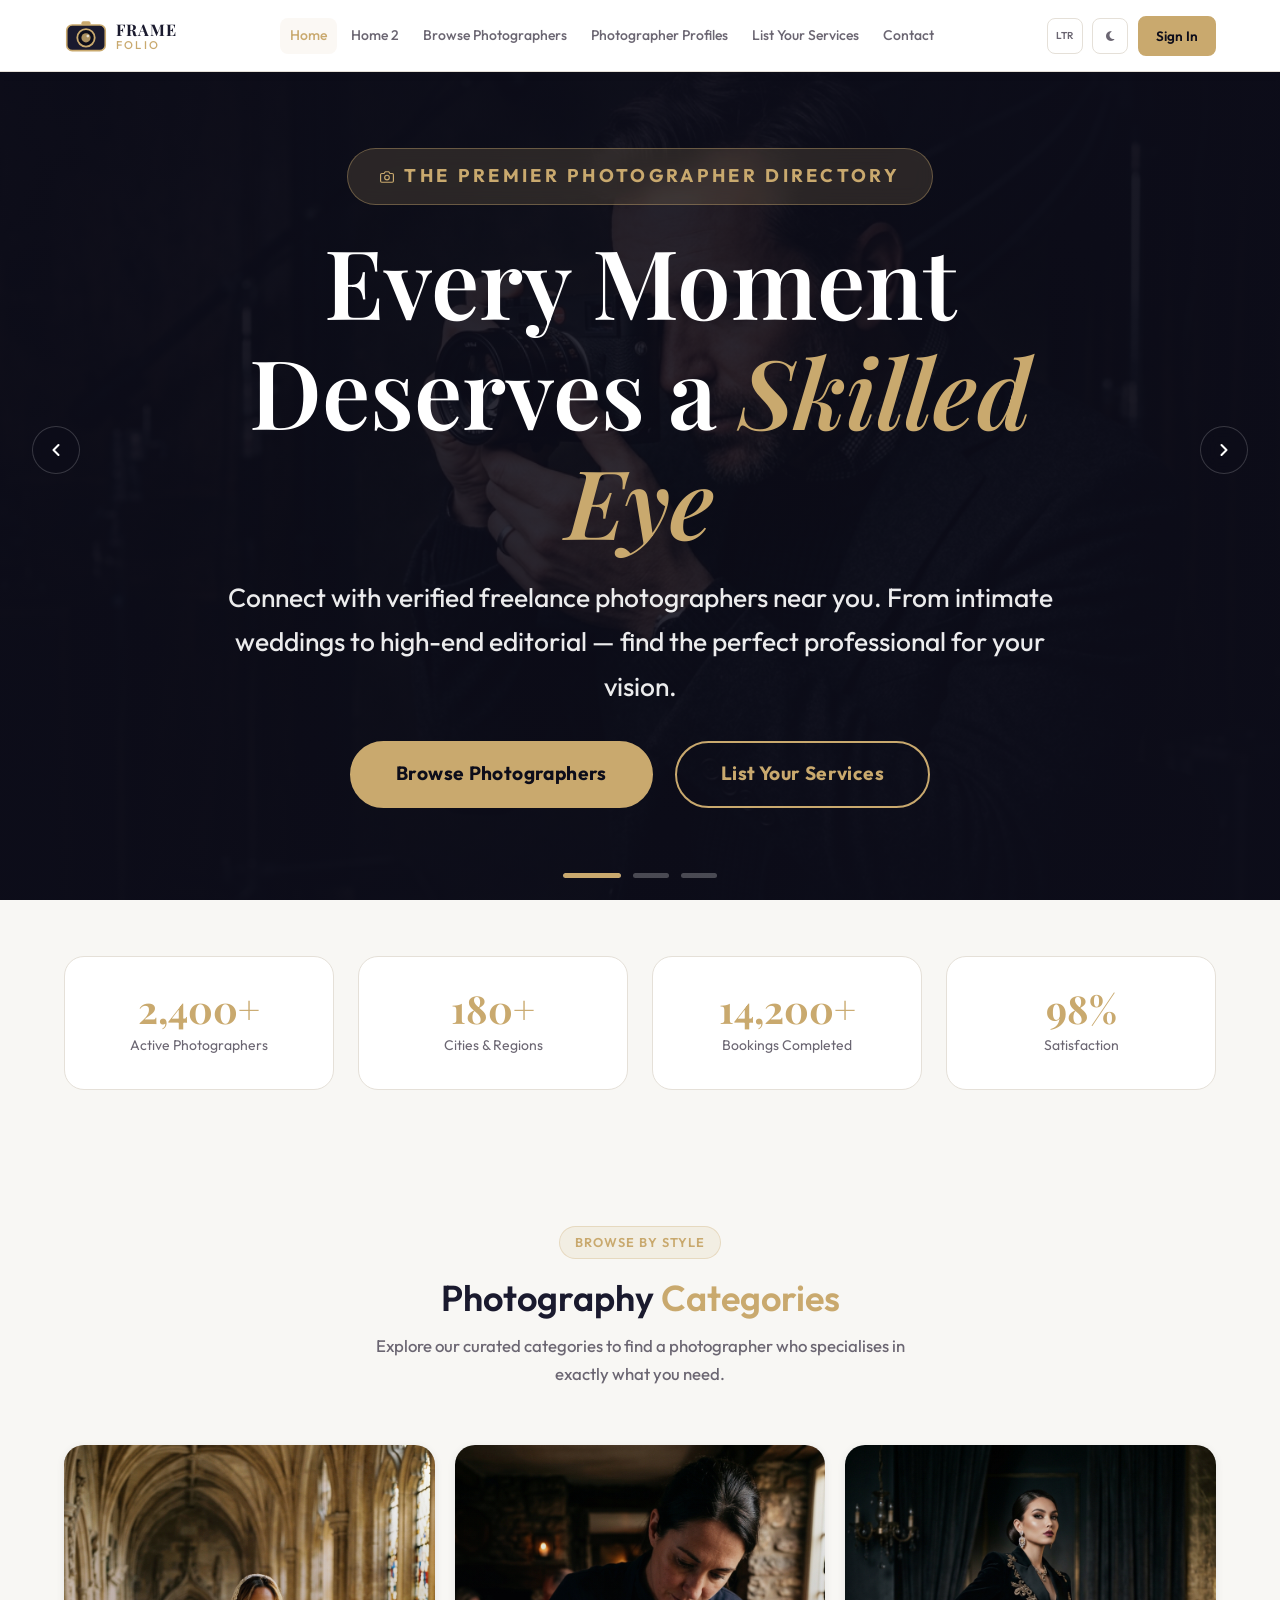
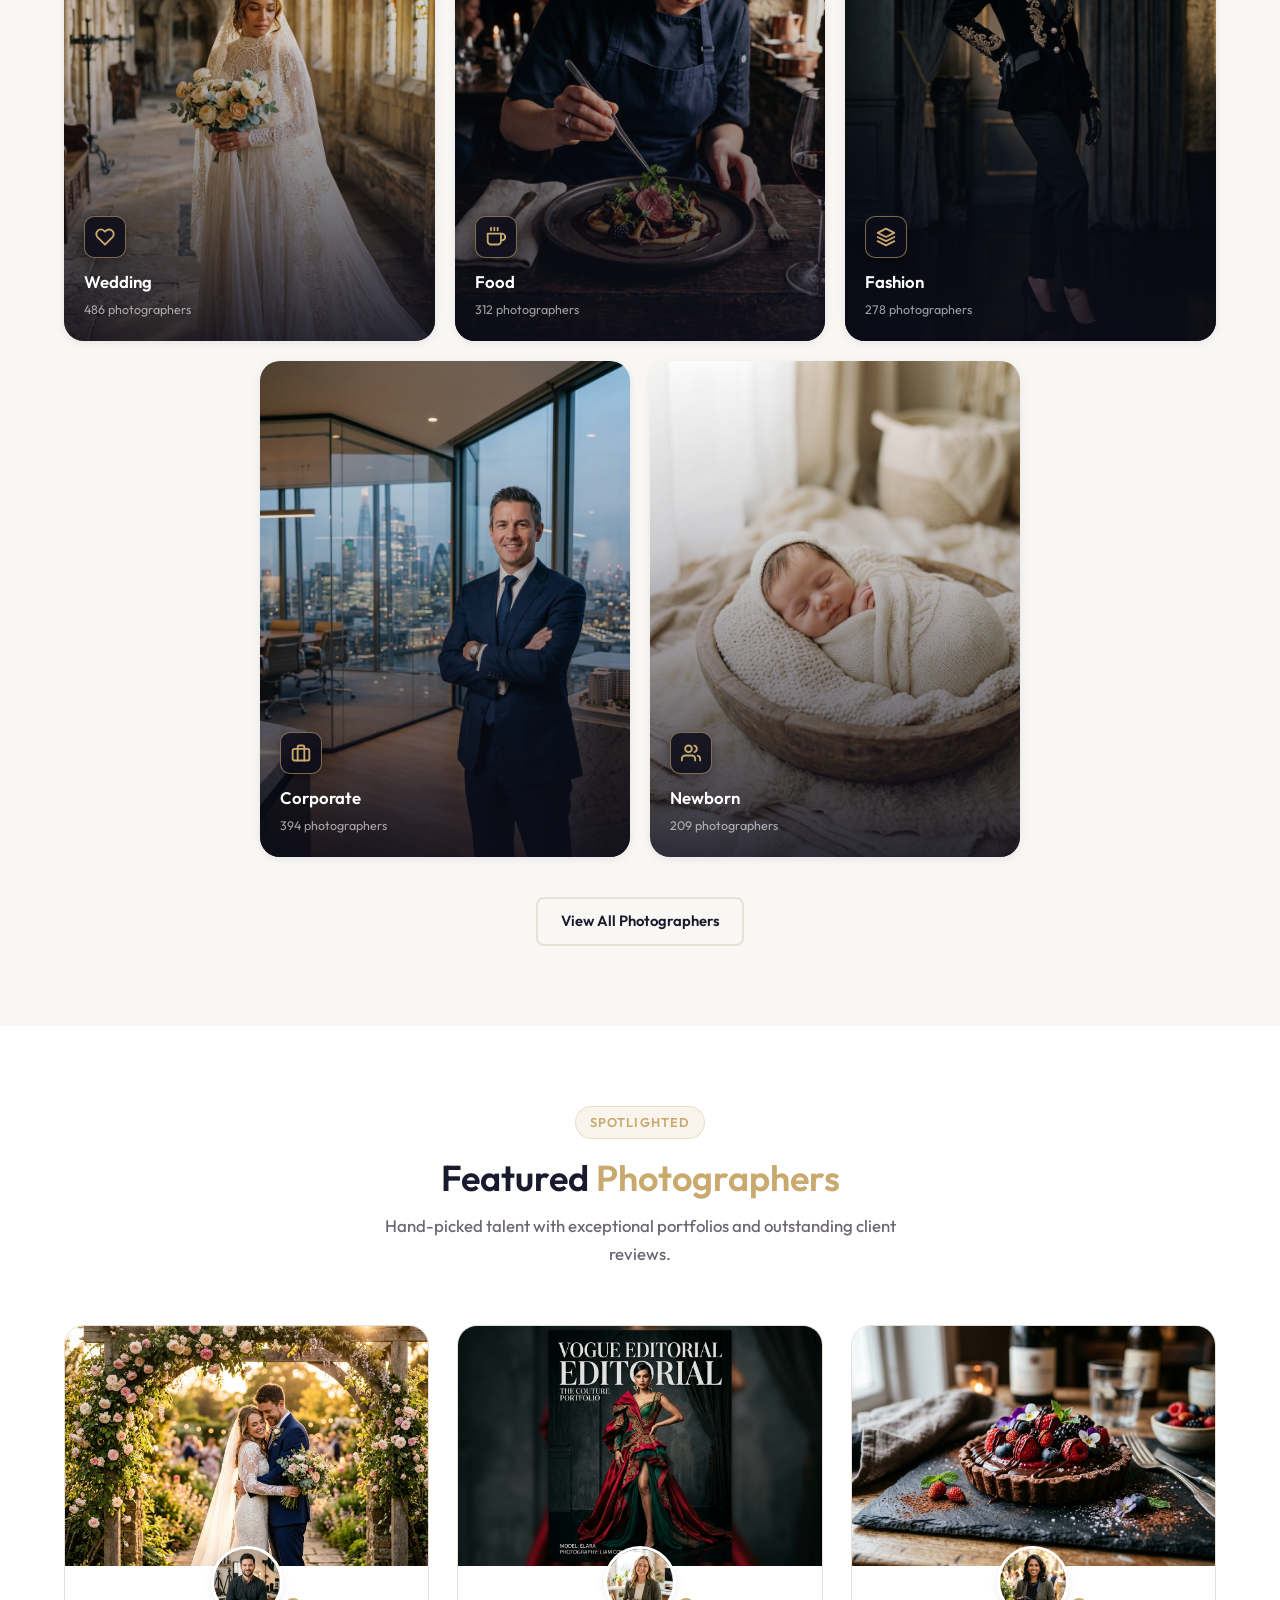
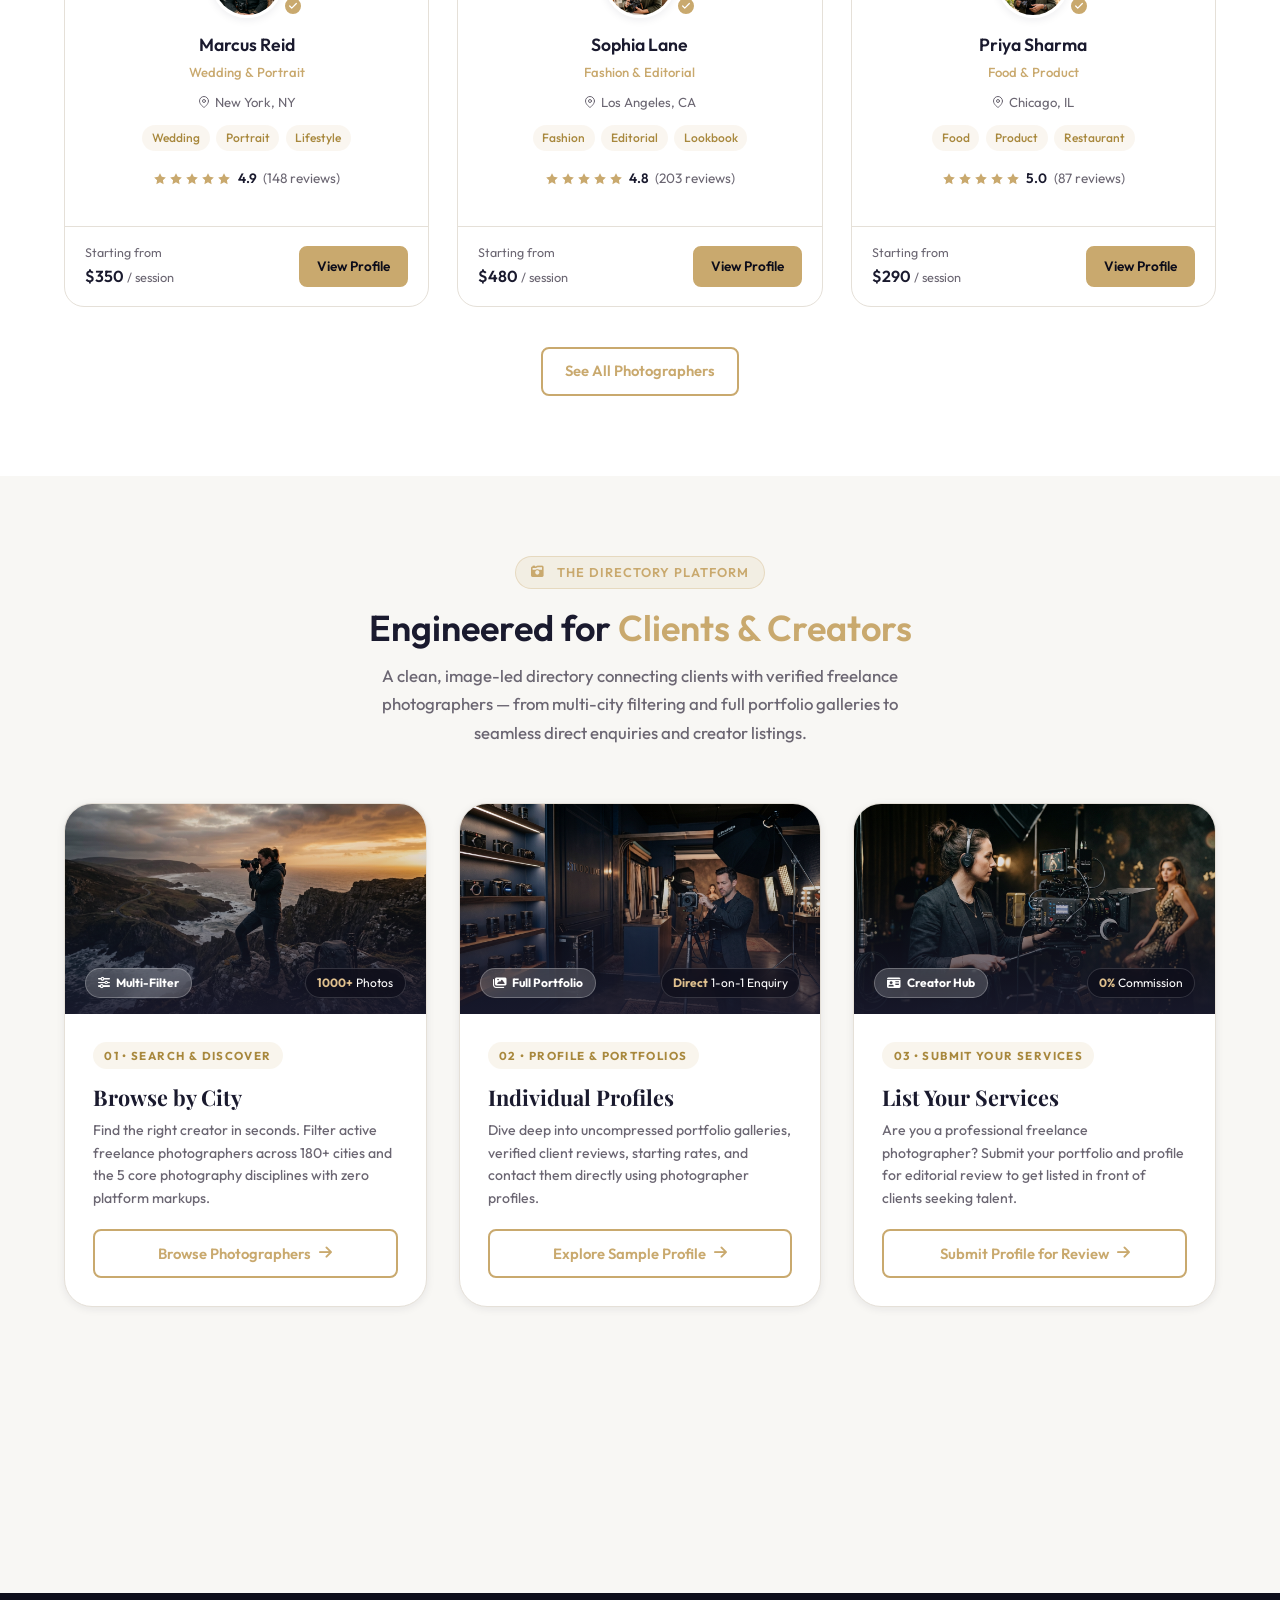
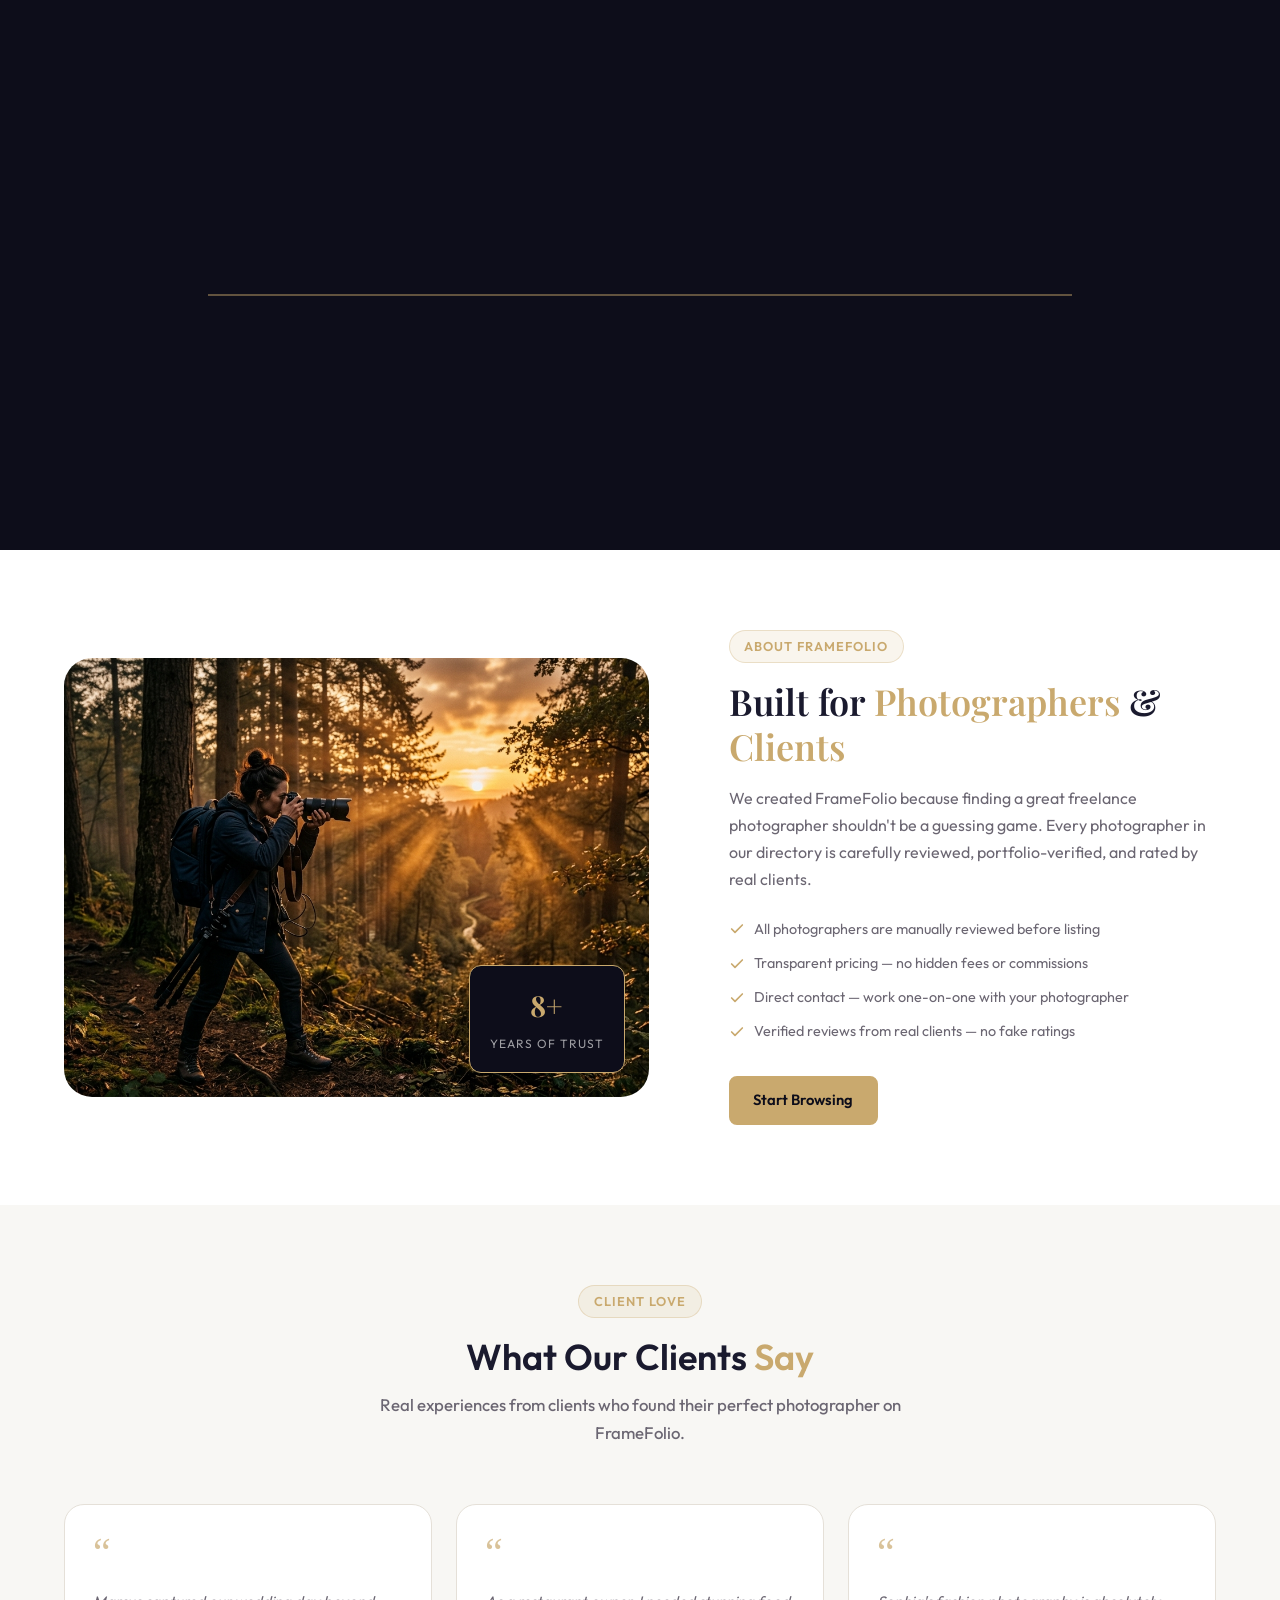
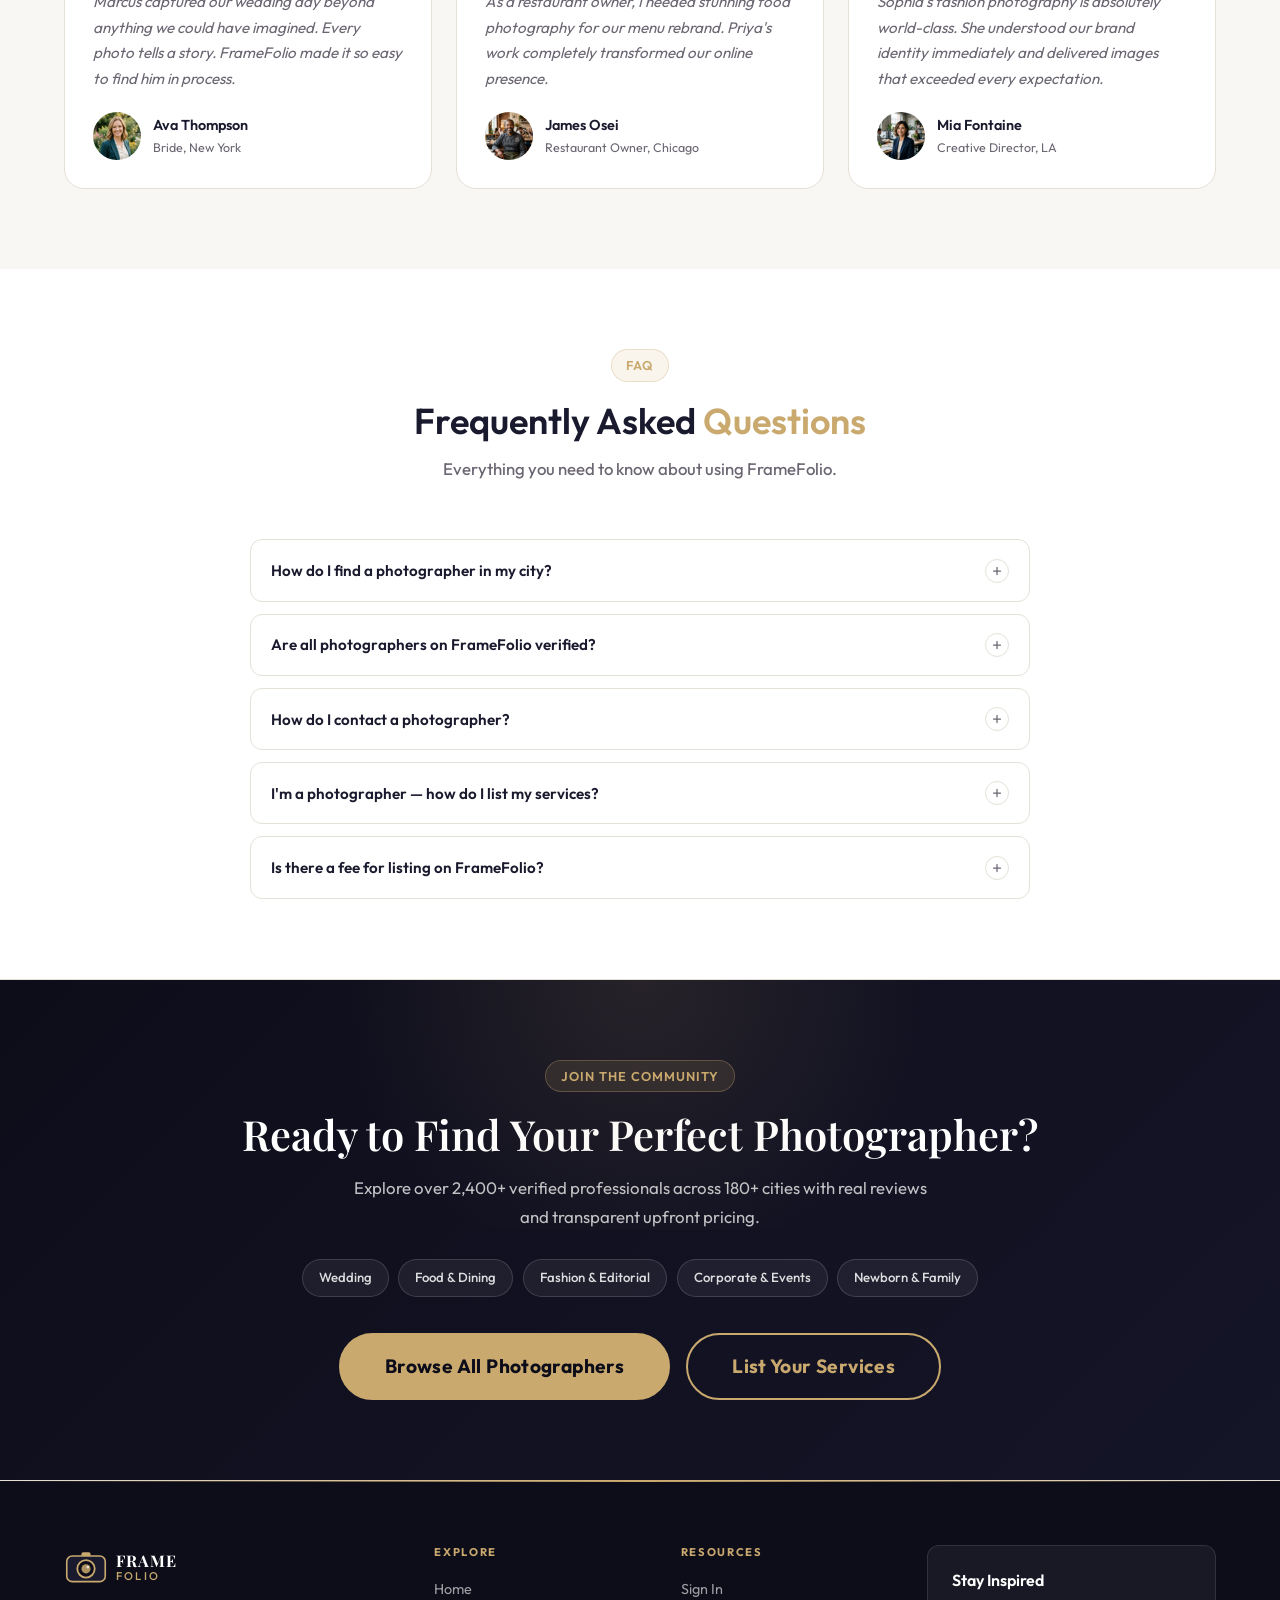
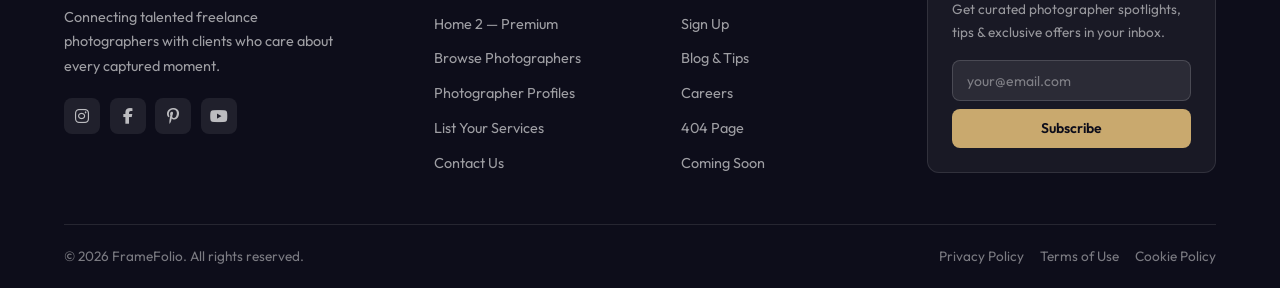
<file: index.html>
<!DOCTYPE html>
<html lang="en" id="root-html">
<head>
  <meta charset="UTF-8">
  <meta name="viewport" content="width=device-width, initial-scale=1.0">
  <meta name="description" content="FrameFolio — Discover and hire the best freelance photographers in your city. Browse by specialty: wedding, food, fashion, corporate, and newborn photography.">
  <title>FrameFolio | Freelance Photographer Directory</title>
  <link rel="icon" type="image/svg+xml" href="favicon.svg">
  <link rel="stylesheet" href="https://cdnjs.cloudflare.com/ajax/libs/font-awesome/6.5.1/css/all.min.css">
  <link rel="stylesheet" href="style.css?v=1.5">
</head>
<body>

<!-- ── Navbar ── -->
<div id="main-nav"></div>

<!-- ══════════════════════════════════════
     HERO SECTION
════════════════════════════════════════ -->
<!-- ══════════════════════════════════════
     HERO SECTION (Centered 3-Slide Carousel — 5s interval)
════════════════════════════════════════ -->
<section class="hero-home1" id="hero-section" aria-label="Hero Showcase Slider">
  <div class="hero-slides-wrapper">
    <!-- Slide 1: Premier Directory -->
    <div class="hero-slide active" data-slide="0">
      <div class="hero-slide-bg" style="background-image: url('assets/images/hero_slide1_premier.jpg'); background-position: center 30%;"></div>
      <div class="hero-home1-overlay"></div>
      <div class="hero-home1-content container">
        <div class="hero-pretitle">
          <svg xmlns="http://www.w3.org/2000/svg" width="14" height="14" viewBox="0 0 24 24" fill="none" stroke="currentColor" stroke-width="2" stroke-linecap="round" stroke-linejoin="round"><path d="M23 19a2 2 0 0 1-2 2H3a2 2 0 0 1-2-2V8a2 2 0 0 1 2-2h4l2-3h6l2 3h4a2 2 0 0 1 2 2z"/><circle cx="12" cy="13" r="4"/></svg>
          The Premier Photographer Directory
        </div>
        <h1>Every Moment Deserves a <span>Skilled Eye</span></h1>
        <p>Connect with verified freelance photographers near you. From intimate weddings to high-end editorial — find the perfect professional for your vision.</p>
        <div class="hero-home1-btns">
          <a href="browse.html" class="btn btn-primary btn-xl">Browse Photographers</a>
          <a href="list-services.html" class="btn btn-outline btn-xl">List Your Services</a>
        </div>

      </div>
    </div>

    <!-- Slide 2: Wedding & Emotion -->
    <div class="hero-slide" data-slide="1">
      <div class="hero-slide-bg" style="background-image: url('assets/images/hero_slide2_wedding.jpg'); background-position: center 35%;"></div>
      <div class="hero-home1-overlay"></div>
      <div class="hero-home1-content container">
        <div class="hero-pretitle">
          <svg xmlns="http://www.w3.org/2000/svg" width="14" height="14" viewBox="0 0 24 24" fill="none" stroke="currentColor" stroke-width="2" stroke-linecap="round" stroke-linejoin="round"><path d="M20.84 4.61a5.5 5.5 0 0 0-7.78 0L12 5.67l-1.06-1.06a5.5 5.5 0 0 0-7.78 7.78l1.06 1.06L12 21.23l7.78-7.78 1.06-1.06a5.5 5.5 0 0 0 0-7.78z"/></svg>
          Timeless Wedding & Portrait Stories
        </div>
        <h1>Capturing Authentic Love & <span>Pure Emotion</span></h1>
        <p>Celebrate cherished milestones with master wedding and portrait photographers dedicated to transforming real feelings into heirloom artistry.</p>
        <div class="hero-home1-btns">
          <a href="browse.html?specialty=wedding" class="btn btn-primary btn-xl">Find Wedding Artists</a>
          <a href="browse.html" class="btn btn-outline btn-xl">Explore Portfolios</a>
        </div>

      </div>
    </div>

    <!-- Slide 3: Editorial & Commercial -->
    <div class="hero-slide" data-slide="2">
      <div class="hero-slide-bg" style="background-image: url('assets/images/hero_slide3_editorial_commercial.jpg'); background-position: center 30%;"></div>
      <div class="hero-home1-overlay"></div>
      <div class="hero-home1-content container">
        <div class="hero-pretitle">
          <svg xmlns="http://www.w3.org/2000/svg" width="14" height="14" viewBox="0 0 24 24" fill="none" stroke="currentColor" stroke-width="2" stroke-linecap="round" stroke-linejoin="round"><polygon points="12 2 2 7 12 12 22 7 12 2"/><polyline points="2 17 12 22 22 17"/><polyline points="2 12 12 17 22 12"/></svg>
          Editorial & Commercial Visions
        </div>
        <h1>Elevate Your Brand With <span>Cinematic Imagery</span></h1>
        <p>Command visual attention for your next advertising campaign, lookbook, or architectural project with industry-leading commercial creators.</p>
        <div class="hero-home1-btns">
          <a href="browse.html?specialty=fashion" class="btn btn-primary btn-xl">Browse Editorial Pros</a>
          <a href="contact.html" class="btn btn-outline btn-xl">Book a Production</a>
        </div>

      </div>
    </div>
  </div>

  <!-- Navigation Arrows -->
  <button class="hero-nav-arrow hero-prev" aria-label="Previous slide" onclick="prevHeroSlide()">
    <svg xmlns="http://www.w3.org/2000/svg" width="20" height="20" viewBox="0 0 24 24" fill="none" stroke="currentColor" stroke-width="2.5" stroke-linecap="round" stroke-linejoin="round"><polyline points="15 18 9 12 15 6"/></svg>
  </button>
  <button class="hero-nav-arrow hero-next" aria-label="Next slide" onclick="nextHeroSlide()">
    <svg xmlns="http://www.w3.org/2000/svg" width="20" height="20" viewBox="0 0 24 24" fill="none" stroke="currentColor" stroke-width="2.5" stroke-linecap="round" stroke-linejoin="round"><polyline points="9 18 15 12 9 6"/></svg>
  </button>

  <!-- Slider Dot Indicators & Progress -->
  <div class="hero-slider-dots" role="tablist" aria-label="Hero slider pagination">
    <button class="hero-dot active" role="tab" aria-label="Slide 1" aria-selected="true" onclick="goToHeroSlide(0)"><span class="hero-dot-progress"></span></button>
    <button class="hero-dot" role="tab" aria-label="Slide 2" aria-selected="false" onclick="goToHeroSlide(1)"><span class="hero-dot-progress"></span></button>
    <button class="hero-dot" role="tab" aria-label="Slide 3" aria-selected="false" onclick="goToHeroSlide(2)"><span class="hero-dot-progress"></span></button>
  </div>

</section>

<!-- ══════════════════════════════════════
     STATS ROW
════════════════════════════════════════ -->
<section class="section-sm" style="background:var(--bg-alt);">
  <div class="container">
    <div class="stats-row">
      <div class="stat-card animate-on-scroll">
        <div class="stat-card-num" data-count="2400" data-suffix="+">2,400+</div>
        <div class="stat-card-label">Active Photographers</div>
      </div>
      <div class="stat-card animate-on-scroll" style="transition-delay:0.08s;">
        <div class="stat-card-num" data-count="180" data-suffix="+">180+</div>
        <div class="stat-card-label">Cities & Regions</div>
      </div>
      <div class="stat-card animate-on-scroll" style="transition-delay:0.16s;">
        <div class="stat-card-num" data-count="14200" data-suffix="+">14,200+</div>
        <div class="stat-card-label">Bookings Completed</div>
      </div>
      <div class="stat-card animate-on-scroll" style="transition-delay:0.24s;">
        <div class="stat-card-num" data-count="98" data-suffix="%">98%</div>
        <div class="stat-card-label"> Satisfaction</div>
      </div>
    </div>
  </div>
</section>

<!-- ══════════════════════════════════════
     PHOTOGRAPHY CATEGORIES
════════════════════════════════════════ -->
<section class="section categories-section">
  <div class="container">
    <div class="section-header animate-on-scroll">
      <div class="section-badge">Browse by Style</div>
      <h2>Photography <span style="color:var(--secondary);">Categories</span></h2>
      <p>Explore our curated categories to find a photographer who specialises in exactly what you need.</p>
    </div>
    <div class="categories-grid">
      <!-- Wedding -->
      <a href="browse.html?specialty=wedding" class="category-card animate-on-scroll" style="transition-delay:0.05s;">
        <img src="assets/images/category_wedding_unique.jpg" alt="Wedding Photography" loading="lazy">
        <div class="category-card-overlay">
          <div class="category-card-icon">
            <svg xmlns="http://www.w3.org/2000/svg" width="18" height="18" viewBox="0 0 24 24" fill="none" stroke="currentColor" stroke-width="2" stroke-linecap="round" stroke-linejoin="round"><path d="M20.84 4.61a5.5 5.5 0 0 0-7.78 0L12 5.67l-1.06-1.06a5.5 5.5 0 0 0-7.78 7.78l1.06 1.06L12 21.23l7.78-7.78 1.06-1.06a5.5 5.5 0 0 0 0-7.78z"/></svg>
          </div>
          <div class="category-card-label">Wedding</div>
          <div class="category-card-count">486 photographers</div>
        </div>
      </a>
      <!-- Food -->
      <a href="browse.html?specialty=food" class="category-card animate-on-scroll" style="transition-delay:0.1s;">
        <img src="assets/images/category_food_unique.jpg" alt="Food Photography" loading="lazy">
        <div class="category-card-overlay">
          <div class="category-card-icon">
            <svg xmlns="http://www.w3.org/2000/svg" width="18" height="18" viewBox="0 0 24 24" fill="none" stroke="currentColor" stroke-width="2" stroke-linecap="round" stroke-linejoin="round"><path d="M18 8h1a4 4 0 0 1 0 8h-1"/><path d="M2 8h16v9a4 4 0 0 1-4 4H6a4 4 0 0 1-4-4V8z"/><line x1="6" y1="1" x2="6" y2="4"/><line x1="10" y1="1" x2="10" y2="4"/><line x1="14" y1="1" x2="14" y2="4"/></svg>
          </div>
          <div class="category-card-label">Food</div>
          <div class="category-card-count">312 photographers</div>
        </div>
      </a>
      <!-- Fashion -->
      <a href="browse.html?specialty=fashion" class="category-card animate-on-scroll" style="transition-delay:0.15s;">
        <img src="assets/images/category_fashion_unique.jpg" alt="Fashion Photography" loading="lazy">
        <div class="category-card-overlay">
          <div class="category-card-icon">
            <svg xmlns="http://www.w3.org/2000/svg" width="18" height="18" viewBox="0 0 24 24" fill="none" stroke="currentColor" stroke-width="2" stroke-linecap="round" stroke-linejoin="round"><polygon points="12 2 2 7 12 12 22 7 12 2"/><polyline points="2 17 12 22 22 17"/><polyline points="2 12 12 17 22 12"/></svg>
          </div>
          <div class="category-card-label">Fashion</div>
          <div class="category-card-count">278 photographers</div>
        </div>
      </a>
      <!-- Corporate -->
      <a href="browse.html?specialty=corporate" class="category-card animate-on-scroll" style="transition-delay:0.2s;">
        <img src="assets/images/category_corporate_unique.jpg" alt="Corporate Photography" loading="lazy">
        <div class="category-card-overlay">
          <div class="category-card-icon">
            <svg xmlns="http://www.w3.org/2000/svg" width="18" height="18" viewBox="0 0 24 24" fill="none" stroke="currentColor" stroke-width="2" stroke-linecap="round" stroke-linejoin="round"><rect x="2" y="7" width="20" height="14" rx="2" ry="2"/><path d="M16 21V5a2 2 0 0 0-2-2h-4a2 2 0 0 0-2 2v16"/></svg>
          </div>
          <div class="category-card-label">Corporate</div>
          <div class="category-card-count">394 photographers</div>
        </div>
      </a>
      <!-- Newborn -->
      <a href="browse.html?specialty=newborn" class="category-card animate-on-scroll" style="transition-delay:0.25s;">
        <img src="assets/images/category_newborn_unique.jpg" alt="Newborn Photography" loading="lazy">
        <div class="category-card-overlay">
          <div class="category-card-icon">
            <svg xmlns="http://www.w3.org/2000/svg" width="18" height="18" viewBox="0 0 24 24" fill="none" stroke="currentColor" stroke-width="2" stroke-linecap="round" stroke-linejoin="round"><path d="M17 21v-2a4 4 0 0 0-4-4H5a4 4 0 0 0-4 4v2"/><circle cx="9" cy="7" r="4"/><path d="M23 21v-2a4 4 0 0 0-3-3.87"/><path d="M16 3.13a4 4 0 0 1 0 7.75"/></svg>
          </div>
          <div class="category-card-label">Newborn</div>
          <div class="category-card-count">209 photographers</div>
        </div>
      </a>
    </div>
    <div style="text-align:center;margin-top:2.5rem;">
      <a href="browse.html" class="btn btn-secondary">View All Photographers</a>
    </div>
  </div>
</section>

<!-- ══════════════════════════════════════
     SPOTLIGHTED PHOTOGRAPHERS
════════════════════════════════════════ -->
<section class="section">
  <div class="container">
    <div class="section-header animate-on-scroll">
      <div class="section-badge">Spotlighted</div>
      <h2>Featured <span style="color:var(--secondary);">Photographers</span></h2>
      <p>Hand-picked talent with exceptional portfolios and outstanding client reviews.</p>
    </div>
    <div class="photographers-grid">
      <!-- Card 1 -->
      <div class="photographer-card animate-on-scroll">
        <div class="photographer-card-cover">
          <img src="assets/images/cover_marcus_reid_unique.jpg" alt="Marcus Reid Portfolio Cover" loading="lazy">
        </div>
        <div class="photographer-card-body">
          <div class="photographer-avatar-wrap" style="display:flex;justify-content:center;">
            <div style="position:relative;display:inline-block;">
              <img src="assets/images/photographer_profile_1_1790358603844.jpg" alt="Marcus Reid" class="photographer-avatar">
              <div class="verified-badge">
                <svg xmlns="http://www.w3.org/2000/svg" width="10" height="10" viewBox="0 0 24 24" fill="none" stroke="white" stroke-width="3" stroke-linecap="round" stroke-linejoin="round"><polyline points="20 6 9 17 4 12"/></svg>
              </div>
            </div>
          </div>
          <div style="text-align:center;">
            <div class="photographer-name">Marcus Reid</div>
            <div class="photographer-specialty">Wedding & Portrait</div>
            <div class="photographer-location" style="justify-content:center;">
              <svg xmlns="http://www.w3.org/2000/svg" width="12" height="12" viewBox="0 0 24 24" fill="none" stroke="currentColor" stroke-width="2" stroke-linecap="round" stroke-linejoin="round"><path d="M21 10c0 7-9 13-9 13s-9-6-9-13a9 9 0 0 1 18 0z"/><circle cx="12" cy="10" r="3"/></svg>
              New York, NY
            </div>
            <div class="photographer-tags" style="justify-content:center;">
              <span class="tag">Wedding</span>
              <span class="tag">Portrait</span>
              <span class="tag">Lifestyle</span>
            </div>
            <div class="photographer-rating" style="justify-content:center;">
              <div class="rating-stars">
                <svg xmlns="http://www.w3.org/2000/svg" width="14" height="14" viewBox="0 0 24 24" fill="currentColor" stroke="none"><polygon points="12 2 15.09 8.26 22 9.27 17 14.14 18.18 21.02 12 17.77 5.82 21.02 7 14.14 2 9.27 8.91 8.26 12 2"/></svg>
                <svg xmlns="http://www.w3.org/2000/svg" width="14" height="14" viewBox="0 0 24 24" fill="currentColor" stroke="none"><polygon points="12 2 15.09 8.26 22 9.27 17 14.14 18.18 21.02 12 17.77 5.82 21.02 7 14.14 2 9.27 8.91 8.26 12 2"/></svg>
                <svg xmlns="http://www.w3.org/2000/svg" width="14" height="14" viewBox="0 0 24 24" fill="currentColor" stroke="none"><polygon points="12 2 15.09 8.26 22 9.27 17 14.14 18.18 21.02 12 17.77 5.82 21.02 7 14.14 2 9.27 8.91 8.26 12 2"/></svg>
                <svg xmlns="http://www.w3.org/2000/svg" width="14" height="14" viewBox="0 0 24 24" fill="currentColor" stroke="none"><polygon points="12 2 15.09 8.26 22 9.27 17 14.14 18.18 21.02 12 17.77 5.82 21.02 7 14.14 2 9.27 8.91 8.26 12 2"/></svg>
                <svg xmlns="http://www.w3.org/2000/svg" width="14" height="14" viewBox="0 0 24 24" fill="currentColor" stroke="none"><polygon points="12 2 15.09 8.26 22 9.27 17 14.14 18.18 21.02 12 17.77 5.82 21.02 7 14.14 2 9.27 8.91 8.26 12 2"/></svg>
              </div>
              <span style="font-weight:600;">4.9</span>
              <span class="rating-count">(148 reviews)</span>
            </div>
          </div>
        </div>
        <div class="photographer-card-footer">
          <div>
            <div class="price-label">Starting from</div>
            <div class="price-value">$350 <span>/ session</span></div>
          </div>
          <a href="photographer-profile.html" class="btn btn-primary btn-sm">View Profile</a>
        </div>
      </div>
      <!-- Card 2 -->
      <div class="photographer-card animate-on-scroll" style="transition-delay:0.1s;">
        <div class="photographer-card-cover">
          <img src="assets/images/cover_sophia_lane_unique.jpg" alt="Sophia Lane Portfolio Cover" loading="lazy">
        </div>
        <div class="photographer-card-body">
          <div class="photographer-avatar-wrap" style="display:flex;justify-content:center;">
            <div style="position:relative;display:inline-block;">
              <img src="assets/images/photographer_profile_2_1790358617166.jpg" alt="Sophia Lane" class="photographer-avatar">
              <div class="verified-badge">
                <svg xmlns="http://www.w3.org/2000/svg" width="10" height="10" viewBox="0 0 24 24" fill="none" stroke="white" stroke-width="3" stroke-linecap="round" stroke-linejoin="round"><polyline points="20 6 9 17 4 12"/></svg>
              </div>
            </div>
          </div>
          <div style="text-align:center;">
            <div class="photographer-name">Sophia Lane</div>
            <div class="photographer-specialty">Fashion & Editorial</div>
            <div class="photographer-location" style="justify-content:center;">
              <svg xmlns="http://www.w3.org/2000/svg" width="12" height="12" viewBox="0 0 24 24" fill="none" stroke="currentColor" stroke-width="2" stroke-linecap="round" stroke-linejoin="round"><path d="M21 10c0 7-9 13-9 13s-9-6-9-13a9 9 0 0 1 18 0z"/><circle cx="12" cy="10" r="3"/></svg>
              Los Angeles, CA
            </div>
            <div class="photographer-tags" style="justify-content:center;">
              <span class="tag">Fashion</span>
              <span class="tag">Editorial</span>
              <span class="tag">Lookbook</span>
            </div>
            <div class="photographer-rating" style="justify-content:center;">
              <div class="rating-stars">
                <svg xmlns="http://www.w3.org/2000/svg" width="14" height="14" viewBox="0 0 24 24" fill="currentColor" stroke="none"><polygon points="12 2 15.09 8.26 22 9.27 17 14.14 18.18 21.02 12 17.77 5.82 21.02 7 14.14 2 9.27 8.91 8.26 12 2"/></svg>
                <svg xmlns="http://www.w3.org/2000/svg" width="14" height="14" viewBox="0 0 24 24" fill="currentColor" stroke="none"><polygon points="12 2 15.09 8.26 22 9.27 17 14.14 18.18 21.02 12 17.77 5.82 21.02 7 14.14 2 9.27 8.91 8.26 12 2"/></svg>
                <svg xmlns="http://www.w3.org/2000/svg" width="14" height="14" viewBox="0 0 24 24" fill="currentColor" stroke="none"><polygon points="12 2 15.09 8.26 22 9.27 17 14.14 18.18 21.02 12 17.77 5.82 21.02 7 14.14 2 9.27 8.91 8.26 12 2"/></svg>
                <svg xmlns="http://www.w3.org/2000/svg" width="14" height="14" viewBox="0 0 24 24" fill="currentColor" stroke="none"><polygon points="12 2 15.09 8.26 22 9.27 17 14.14 18.18 21.02 12 17.77 5.82 21.02 7 14.14 2 9.27 8.91 8.26 12 2"/></svg>
                <svg xmlns="http://www.w3.org/2000/svg" width="14" height="14" viewBox="0 0 24 24" fill="currentColor" stroke="none"><polygon points="12 2 15.09 8.26 22 9.27 17 14.14 18.18 21.02 12 17.77 5.82 21.02 7 14.14 2 9.27 8.91 8.26 12 2"/></svg>
              </div>
              <span style="font-weight:600;">4.8</span>
              <span class="rating-count">(203 reviews)</span>
            </div>
          </div>
        </div>
        <div class="photographer-card-footer">
          <div>
            <div class="price-label">Starting from</div>
            <div class="price-value">$480 <span>/ session</span></div>
          </div>
          <a href="photographer-profile.html" class="btn btn-primary btn-sm">View Profile</a>
        </div>
      </div>
      <!-- Card 3 -->
      <div class="photographer-card animate-on-scroll" style="transition-delay:0.2s;">
        <div class="photographer-card-cover">
          <img src="assets/images/cover_priya_sharma_unique.jpg" alt="Priya Sharma Portfolio Cover" loading="lazy">
        </div>
        <div class="photographer-card-body">
          <div class="photographer-avatar-wrap" style="display:flex;justify-content:center;">
            <div style="position:relative;display:inline-block;">
              <img src="assets/images/photographer_profile_3_1790358629197.jpg" alt="Priya Sharma" class="photographer-avatar">
              <div class="verified-badge">
                <svg xmlns="http://www.w3.org/2000/svg" width="10" height="10" viewBox="0 0 24 24" fill="none" stroke="white" stroke-width="3" stroke-linecap="round" stroke-linejoin="round"><polyline points="20 6 9 17 4 12"/></svg>
              </div>
            </div>
          </div>
          <div style="text-align:center;">
            <div class="photographer-name">Priya Sharma</div>
            <div class="photographer-specialty">Food & Product</div>
            <div class="photographer-location" style="justify-content:center;">
              <svg xmlns="http://www.w3.org/2000/svg" width="12" height="12" viewBox="0 0 24 24" fill="none" stroke="currentColor" stroke-width="2" stroke-linecap="round" stroke-linejoin="round"><path d="M21 10c0 7-9 13-9 13s-9-6-9-13a9 9 0 0 1 18 0z"/><circle cx="12" cy="10" r="3"/></svg>
              Chicago, IL
            </div>
            <div class="photographer-tags" style="justify-content:center;">
              <span class="tag">Food</span>
              <span class="tag">Product</span>
              <span class="tag">Restaurant</span>
            </div>
            <div class="photographer-rating" style="justify-content:center;">
              <div class="rating-stars">
                <svg xmlns="http://www.w3.org/2000/svg" width="14" height="14" viewBox="0 0 24 24" fill="currentColor" stroke="none"><polygon points="12 2 15.09 8.26 22 9.27 17 14.14 18.18 21.02 12 17.77 5.82 21.02 7 14.14 2 9.27 8.91 8.26 12 2"/></svg>
                <svg xmlns="http://www.w3.org/2000/svg" width="14" height="14" viewBox="0 0 24 24" fill="currentColor" stroke="none"><polygon points="12 2 15.09 8.26 22 9.27 17 14.14 18.18 21.02 12 17.77 5.82 21.02 7 14.14 2 9.27 8.91 8.26 12 2"/></svg>
                <svg xmlns="http://www.w3.org/2000/svg" width="14" height="14" viewBox="0 0 24 24" fill="currentColor" stroke="none"><polygon points="12 2 15.09 8.26 22 9.27 17 14.14 18.18 21.02 12 17.77 5.82 21.02 7 14.14 2 9.27 8.91 8.26 12 2"/></svg>
                <svg xmlns="http://www.w3.org/2000/svg" width="14" height="14" viewBox="0 0 24 24" fill="currentColor" stroke="none"><polygon points="12 2 15.09 8.26 22 9.27 17 14.14 18.18 21.02 12 17.77 5.82 21.02 7 14.14 2 9.27 8.91 8.26 12 2"/></svg>
                <svg xmlns="http://www.w3.org/2000/svg" width="14" height="14" viewBox="0 0 24 24" fill="currentColor" stroke="none"><polygon points="12 2 15.09 8.26 22 9.27 17 14.14 18.18 21.02 12 17.77 5.82 21.02 7 14.14 2 9.27 8.91 8.26 12 2"/></svg>
              </div>
              <span style="font-weight:600;">5.0</span>
              <span class="rating-count">(87 reviews)</span>
            </div>
          </div>
        </div>
        <div class="photographer-card-footer">
          <div>
            <div class="price-label">Starting from</div>
            <div class="price-value">$290 <span>/ session</span></div>
          </div>
          <a href="photographer-profile.html" class="btn btn-primary btn-sm">View Profile</a>
        </div>
      </div>
    </div>
    <div style="text-align:center;margin-top:2.5rem;">
      <a href="browse.html" class="btn btn-outline">See All Photographers</a>
    </div>
  </div>
</section>

<!-- ══════════════════════════════════════
     THE DIRECTORY ECOSYSTEM & PLATFORM TOUR
════════════════════════════════════════ -->
<section class="section directory-experience-section" id="directory-experience-section" style="background:var(--bg-alt);">
  <div class="container">
    <div class="section-header animate-on-scroll">
      <div class="section-badge"><i class="fa-solid fa-camera-retro" style="margin-right:0.35rem;"></i>The Directory Platform</div>
      <h2>Engineered for <span style="color:var(--secondary);">Clients & Creators</span></h2>
      <p>A clean, image-led directory connecting clients with verified freelance photographers — from multi-city filtering and full portfolio galleries to seamless direct enquiries and creator listings.</p>
    </div>

    <!-- 3 Core Directory Feature Cards (Clean Image-Led Layout) -->
    <div class="dir-feature-grid">

      <!-- Card 1: Browse Photographers by City & Specialty -->
      <div class="dir-feature-card animate-on-scroll">
        <div class="dir-card-media">
          <img src="assets/images/banner_browse_photographers.jpg" alt="Browse Photographers by City and Specialty" loading="lazy">
          <div class="dir-card-overlay">
            <span class="dir-badge"><i class="fa-solid fa-sliders"></i> Multi-Filter</span>
            <div class="dir-card-stat"><strong>1000+</strong> Photos</div>
          </div>
        </div>
        <div class="dir-card-content">
          <div class="dir-step-pill">01 • Search & Discover</div>
          <h3 class="dir-card-title">Browse by City </h3>
          <p class="dir-card-desc">Find the right creator in seconds. Filter active freelance photographers across 180+ cities and the 5 core photography disciplines with zero platform markups.</p>
          <div class="dir-card-actions">
            <a href="browse.html" class="btn btn-outline w-full">Browse Photographers <i class="fa-solid fa-arrow-right"></i></a>
          </div>
        </div>
      </div>

      <!-- Card 2: Individual Profile & Full Portfolio Gallery & Direct Contact -->
      <div class="dir-feature-card animate-on-scroll" style="transition-delay:0.1s;">
        <div class="dir-card-media">
          <img src="assets/images/banner_photographer_profile.jpg" alt="Photographer Profile and Full Portfolio Gallery" loading="lazy">
          <div class="dir-card-overlay">
            <span class="dir-badge"><i class="fa-solid fa-images"></i> Full Portfolio</span>
            <div class="dir-card-stat"><strong>Direct</strong> 1-on-1 Enquiry</div>
          </div>
        </div>
        <div class="dir-card-content">
          <div class="dir-step-pill">02 • Profile & Portfolios</div>
          <h3 class="dir-card-title">Individual Profiles</h3>
          <p class="dir-card-desc">Dive deep into uncompressed portfolio galleries, verified client reviews, starting rates, and contact them directly using photographer profiles.</p>
          <div class="dir-card-actions">
            <a href="photographer-profile.html" class="btn btn-outline w-full">Explore Sample Profile <i class="fa-solid fa-arrow-right"></i></a>
          </div>
        </div>
      </div>

      <!-- Card 3: List Your Services — Submit Profile for Review -->
      <div class="dir-feature-card animate-on-scroll" style="transition-delay:0.2s;">
        <div class="dir-card-media">
          <img src="assets/images/banner_list_services.jpg" alt="List Your Services as a Freelance Photographer" loading="lazy">
          <div class="dir-card-overlay">
            <span class="dir-badge"><i class="fa-solid fa-id-card"></i> Creator Hub</span>
            <div class="dir-card-stat"><strong>0%</strong> Commission</div>
          </div>
        </div>
        <div class="dir-card-content">
          <div class="dir-step-pill">03 • Submit Your Services</div>
          <h3 class="dir-card-title">List Your Services </h3>
          <p class="dir-card-desc">Are you a professional freelance photographer? Submit your portfolio and profile for editorial review to get listed in front of clients seeking talent.</p>
          <div class="dir-card-actions">
            <a href="list-services.html" class="btn btn-outline w-full">Submit Profile for Review <i class="fa-solid fa-arrow-right"></i></a>
          </div>
        </div>
      </div>

    </div>


    <!-- Dual Action Strip: For Clients & Photographers -->
    <div class="dir-dual-cta animate-on-scroll">
      <div class="dir-dual-box client-box">
        <div class="dir-dual-icon"><i class="fa-solid fa-magnifying-glass"></i></div>
        <div class="dir-dual-text">
          <h4>Looking to Hire a Freelance Photographer?</h4>
          <p>Browse verified portfolios, filter by city & specialty, and contact artists directly.</p>
        </div>
        <a href="browse.html" class="btn btn-primary btn-sm">Browse Directory</a>
      </div>

      <div class="dir-dual-divider"></div>

      <div class="dir-dual-box creator-box">
        <div class="dir-dual-icon"><i class="fa-solid fa-camera"></i></div>
        <div class="dir-dual-text">
          <h4>Are You a Freelance Photographer?</h4>
          <p>List your services, showcase your gallery, and receive direct enquiries with 0% fees.</p>
        </div>
        <a href="list-services.html" class="btn btn-primary btn-sm">Submit Profile</a>
      </div>
    </div>

  </div>
</section>

<!-- ══════════════════════════════════════
     HOW IT WORKS
════════════════════════════════════════ -->
<section class="section how-it-works">
  <div class="container">
    <div class="section-header animate-on-scroll">
      <div class="section-badge" style="background:rgba(201,169,110,0.15);border-color:rgba(201,169,110,0.35);">How It Works</div>
      <h2 style="color:#fff;">Simple. Fast. <span style="color:var(--secondary);">Perfect.</span></h2>
      <p style="color:rgba(255,255,255,0.6);">Book a talented photographer in just a few steps.</p>
    </div>
    <div class="how-steps">
      <div class="how-step animate-on-scroll">
        <div class="how-step-num">01</div>
        <h3>Browse & Filter</h3>
        <p>Explore photographers by city, specialty, and budget. Read reviews and view full portfolios.</p>
      </div>
      <div class="how-step animate-on-scroll" style="transition-delay:0.1s;">
        <div class="how-step-num">02</div>
        <h3>View Profiles</h3>
        <p>Dive into gallery work, read client testimonials, and understand each photographer's style.</p>
      </div>
      <div class="how-step animate-on-scroll" style="transition-delay:0.2s;">
        <div class="how-step-num">03</div>
        <h3>Send an Enquiry</h3>
        <p>Contact your chosen photographer directly through our secure enquiry form. No middlemen.</p>
      </div>
      <div class="how-step animate-on-scroll" style="transition-delay:0.3s;">
        <div class="how-step-num">04</div>
        <h3>Book & Create</h3>
        <p>Confirm your session details and let the creative collaboration begin. Memories made.</p>
      </div>
    </div>
  </div>
</section>

<!-- ══════════════════════════════════════
     ABOUT STRIP
════════════════════════════════════════ -->
<section class="section">
  <div class="container">
    <div class="about-strip">
      <div class="about-strip-img animate-on-scroll">
        <img src="assets/images/hero_photographer_main_1790358484541.jpg" alt="Photographer at work" loading="lazy">
        <div class="about-strip-img-badge">
          <strong>8+</strong>
          <span>Years of Trust</span>
        </div>
      </div>
      <div class="about-strip-content animate-on-scroll" style="transition-delay:0.15s;">
        <div class="section-badge">About FrameFolio</div>
        <h2>Built for <span style="color:var(--secondary);">Photographers</span> & <span style="color:var(--secondary);">Clients</span></h2>
        <p>We created FrameFolio because finding a great freelance photographer shouldn't be a guessing game. Every photographer in our directory is carefully reviewed, portfolio-verified, and rated by real clients.</p>
        <ul class="checklist">
          <li>
            <svg xmlns="http://www.w3.org/2000/svg" width="16" height="16" viewBox="0 0 24 24" fill="none" stroke="currentColor" stroke-width="2.5" stroke-linecap="round" stroke-linejoin="round"><polyline points="20 6 9 17 4 12"/></svg>
            All photographers are manually reviewed before listing
          </li>
          <li>
            <svg xmlns="http://www.w3.org/2000/svg" width="16" height="16" viewBox="0 0 24 24" fill="none" stroke="currentColor" stroke-width="2.5" stroke-linecap="round" stroke-linejoin="round"><polyline points="20 6 9 17 4 12"/></svg>
            Transparent pricing — no hidden fees or commissions
          </li>
          <li>
            <svg xmlns="http://www.w3.org/2000/svg" width="16" height="16" viewBox="0 0 24 24" fill="none" stroke="currentColor" stroke-width="2.5" stroke-linecap="round" stroke-linejoin="round"><polyline points="20 6 9 17 4 12"/></svg>
            Direct contact — work one-on-one with your photographer
          </li>
          <li>
            <svg xmlns="http://www.w3.org/2000/svg" width="16" height="16" viewBox="0 0 24 24" fill="none" stroke="currentColor" stroke-width="2.5" stroke-linecap="round" stroke-linejoin="round"><polyline points="20 6 9 17 4 12"/></svg>
            Verified reviews from real clients — no fake ratings
          </li>
        </ul>
        <a href="browse.html" class="btn btn-primary">Start Browsing</a>
      </div>
    </div>
  </div>
</section>

<!-- ══════════════════════════════════════
     TESTIMONIALS
════════════════════════════════════════ -->
<section class="section" style="background:var(--bg-alt);">
  <div class="container">
    <div class="section-header animate-on-scroll">
      <div class="section-badge">Client Love</div>
      <h2>What Our Clients <span style="color:var(--secondary);">Say</span></h2>
      <p>Real experiences from clients who found their perfect photographer on FrameFolio.</p>
    </div>
    <div class="testimonials-track">
      <div class="testimonial-card animate-on-scroll">
        <div class="testimonial-quote">&ldquo;</div>
        <p class="testimonial-text">Marcus captured our wedding day beyond anything we could have imagined. Every photo tells a story. FrameFolio made it so easy to find him in process.</p>
        <div class="testimonial-author">
          <img src="assets/images/avatar_client_ava.jpg" alt="Ava Thompson" loading="lazy">
          <div>
            <div class="testimonial-author-name">Ava Thompson</div>
            <div class="testimonial-author-role">Bride, New York</div>
          </div>
        </div>
      </div>
      <div class="testimonial-card animate-on-scroll" style="transition-delay:0.1s;">
        <div class="testimonial-quote">&ldquo;</div>
        <p class="testimonial-text">As a restaurant owner, I needed stunning food photography for our menu rebrand. Priya's work completely transformed our online presence. </p>
        <div class="testimonial-author">
          <img src="assets/images/avatar_client_james.jpg" alt="James Osei" loading="lazy">
          <div>
            <div class="testimonial-author-name">James Osei</div>
            <div class="testimonial-author-role">Restaurant Owner, Chicago</div>
          </div>
        </div>
      </div>
      <div class="testimonial-card animate-on-scroll" style="transition-delay:0.2s;">
        <div class="testimonial-quote">&ldquo;</div>
        <p class="testimonial-text">Sophia's fashion photography is absolutely world-class. She understood our brand identity immediately and delivered images that exceeded every expectation.</p>
        <div class="testimonial-author">
          <img src="assets/images/avatar_client_mia.jpg" alt="Mia Fontaine" loading="lazy">
          <div>
            <div class="testimonial-author-name">Mia Fontaine</div>
            <div class="testimonial-author-role">Creative Director, LA</div>
          </div>
        </div>
      </div>
    </div>
  </div>
</section>

<!-- ══════════════════════════════════════
     FAQ
════════════════════════════════════════ -->
<section class="section">
  <div class="container">
    <div class="section-header animate-on-scroll">
      <div class="section-badge">FAQ</div>
      <h2>Frequently Asked <span style="color:var(--secondary);">Questions</span></h2>
      <p>Everything you need to know about using FrameFolio.</p>
    </div>
    <div class="faq-list">
      <div class="faq-item animate-on-scroll">
        <div class="faq-question" onclick="toggleFAQ(this)">
          How do I find a photographer in my city?
          <div class="faq-icon">
            <svg xmlns="http://www.w3.org/2000/svg" width="12" height="12" viewBox="0 0 24 24" fill="none" stroke="currentColor" stroke-width="2.5" stroke-linecap="round" stroke-linejoin="round"><line x1="12" y1="5" x2="12" y2="19"/><line x1="5" y1="12" x2="19" y2="12"/></svg>
          </div>
        </div>
        <div class="faq-answer">
          <div class="faq-answer-inner">Simply go to the Browse page and use the city filter to narrow down photographers in your area. You can also filter by specialty to find the exact style you're looking for.</div>
        </div>
      </div>
      <div class="faq-item animate-on-scroll">
        <div class="faq-question" onclick="toggleFAQ(this)">
          Are all photographers on FrameFolio verified?
          <div class="faq-icon">
            <svg xmlns="http://www.w3.org/2000/svg" width="12" height="12" viewBox="0 0 24 24" fill="none" stroke="currentColor" stroke-width="2.5" stroke-linecap="round" stroke-linejoin="round"><line x1="12" y1="5" x2="12" y2="19"/><line x1="5" y1="12" x2="19" y2="12"/></svg>
          </div>
        </div>
        <div class="faq-answer">
          <div class="faq-answer-inner">Yes. Every photographer who submits their profile goes through a manual review process where we evaluate their portfolio quality, professional background, and client references before approval.</div>
        </div>
      </div>
      <div class="faq-item animate-on-scroll">
        <div class="faq-question" onclick="toggleFAQ(this)">
          How do I contact a photographer?
          <div class="faq-icon">
            <svg xmlns="http://www.w3.org/2000/svg" width="12" height="12" viewBox="0 0 24 24" fill="none" stroke="currentColor" stroke-width="2.5" stroke-linecap="round" stroke-linejoin="round"><line x1="12" y1="5" x2="12" y2="19"/><line x1="5" y1="12" x2="19" y2="12"/></svg>
          </div>
        </div>
        <div class="faq-answer">
          <div class="faq-answer-inner">Visit any photographer's profile page and use the enquiry form. You can describe your project, preferred dates, and budget. The photographer will respond directly to your email.</div>
        </div>
      </div>
      <div class="faq-item animate-on-scroll">
        <div class="faq-question" onclick="toggleFAQ(this)">
          I'm a photographer — how do I list my services?
          <div class="faq-icon">
            <svg xmlns="http://www.w3.org/2000/svg" width="12" height="12" viewBox="0 0 24 24" fill="none" stroke="currentColor" stroke-width="2.5" stroke-linecap="round" stroke-linejoin="round"><line x1="12" y1="5" x2="12" y2="19"/><line x1="5" y1="12" x2="19" y2="12"/></svg>
          </div>
        </div>
        <div class="faq-answer">
          <div class="faq-answer-inner">Head to the "List Your Services" page and submit your photographer profile. Include your portfolio images, specialties, city, and pricing. Our team will review and approve your listing within 2–3 business days.</div>
        </div>
      </div>
      <div class="faq-item animate-on-scroll">
        <div class="faq-question" onclick="toggleFAQ(this)">
          Is there a fee for listing on FrameFolio?
          <div class="faq-icon">
            <svg xmlns="http://www.w3.org/2000/svg" width="12" height="12" viewBox="0 0 24 24" fill="none" stroke="currentColor" stroke-width="2.5" stroke-linecap="round" stroke-linejoin="round"><line x1="12" y1="5" x2="12" y2="19"/><line x1="5" y1="12" x2="19" y2="12"/></svg>
          </div>
        </div>
        <div class="faq-answer">
          <div class="faq-answer-inner">We offer a free basic listing plan and two premium plans with enhanced features like priority placement, portfolio galleries, and spotlight features. See our pricing on the List Your Services page.</div>
        </div>
      </div>
    </div>
  </div>
</section>

<!-- ══════════════════════════════════════
     CTA BANNER
════════════════════════════════════════ -->
<section class="cta-banner">
  <div class="container">
    <div class="section-badge">Join the Community</div>
    <h2>Ready to Find Your Perfect Photographer?</h2>
    <p>Explore over 2,400+ verified professionals across 180+ cities with real reviews and transparent upfront pricing.</p>

    <div class="cta-specialty-tags">
      <a href="browse.html?specialty=wedding" class="cta-tag">Wedding</a>
      <a href="browse.html?specialty=food" class="cta-tag">Food & Dining</a>
      <a href="browse.html?specialty=fashion" class="cta-tag">Fashion & Editorial</a>
      <a href="browse.html?specialty=corporate" class="cta-tag">Corporate & Events</a>
      <a href="browse.html?specialty=newborn" class="cta-tag">Newborn & Family</a>
    </div>

    <div class="cta-banner-btns">
      <a href="browse.html" class="btn btn-primary btn-xl">Browse All Photographers</a>
      <a href="list-services.html" class="btn btn-outline btn-xl">List Your Services</a>
    </div>
  </div>
</section>

<!-- ── Footer ── -->
<div id="main-footer"></div>

<script src="components.js"></script>
</body>
</html>
</file>
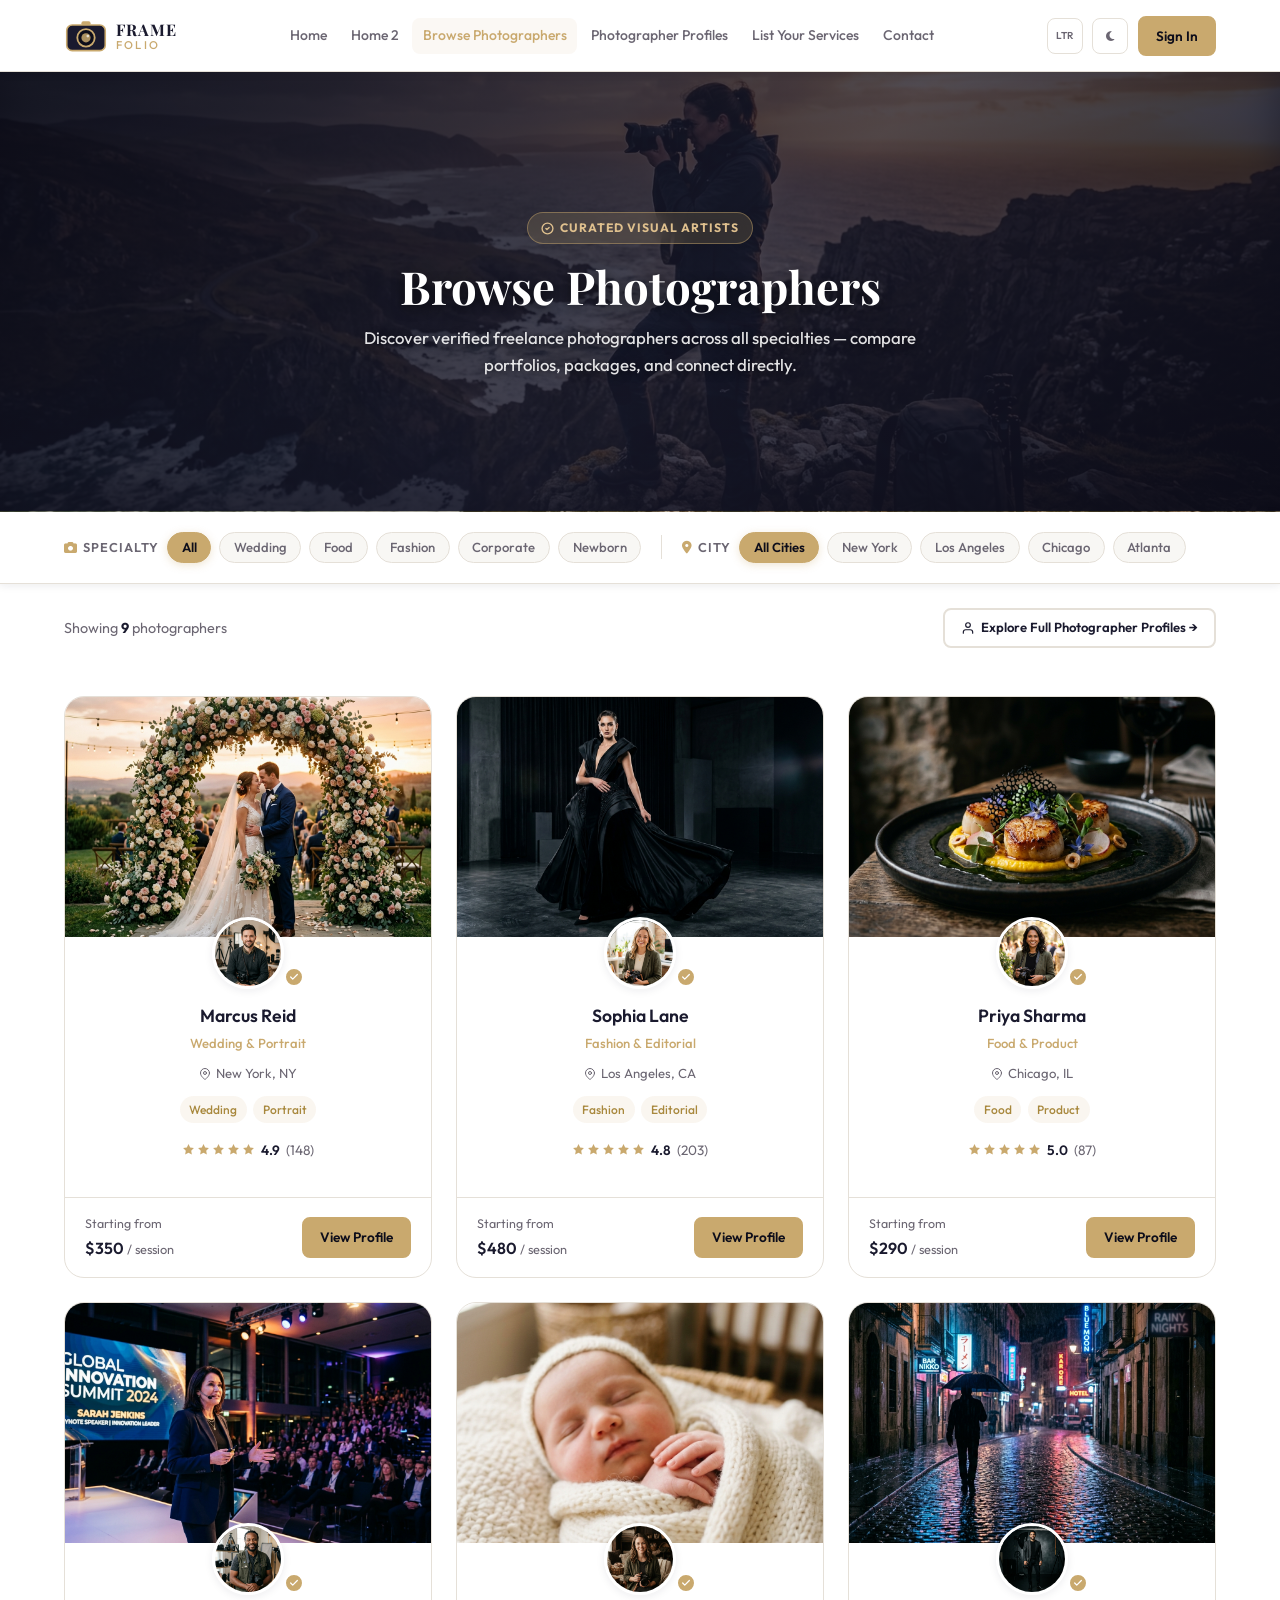
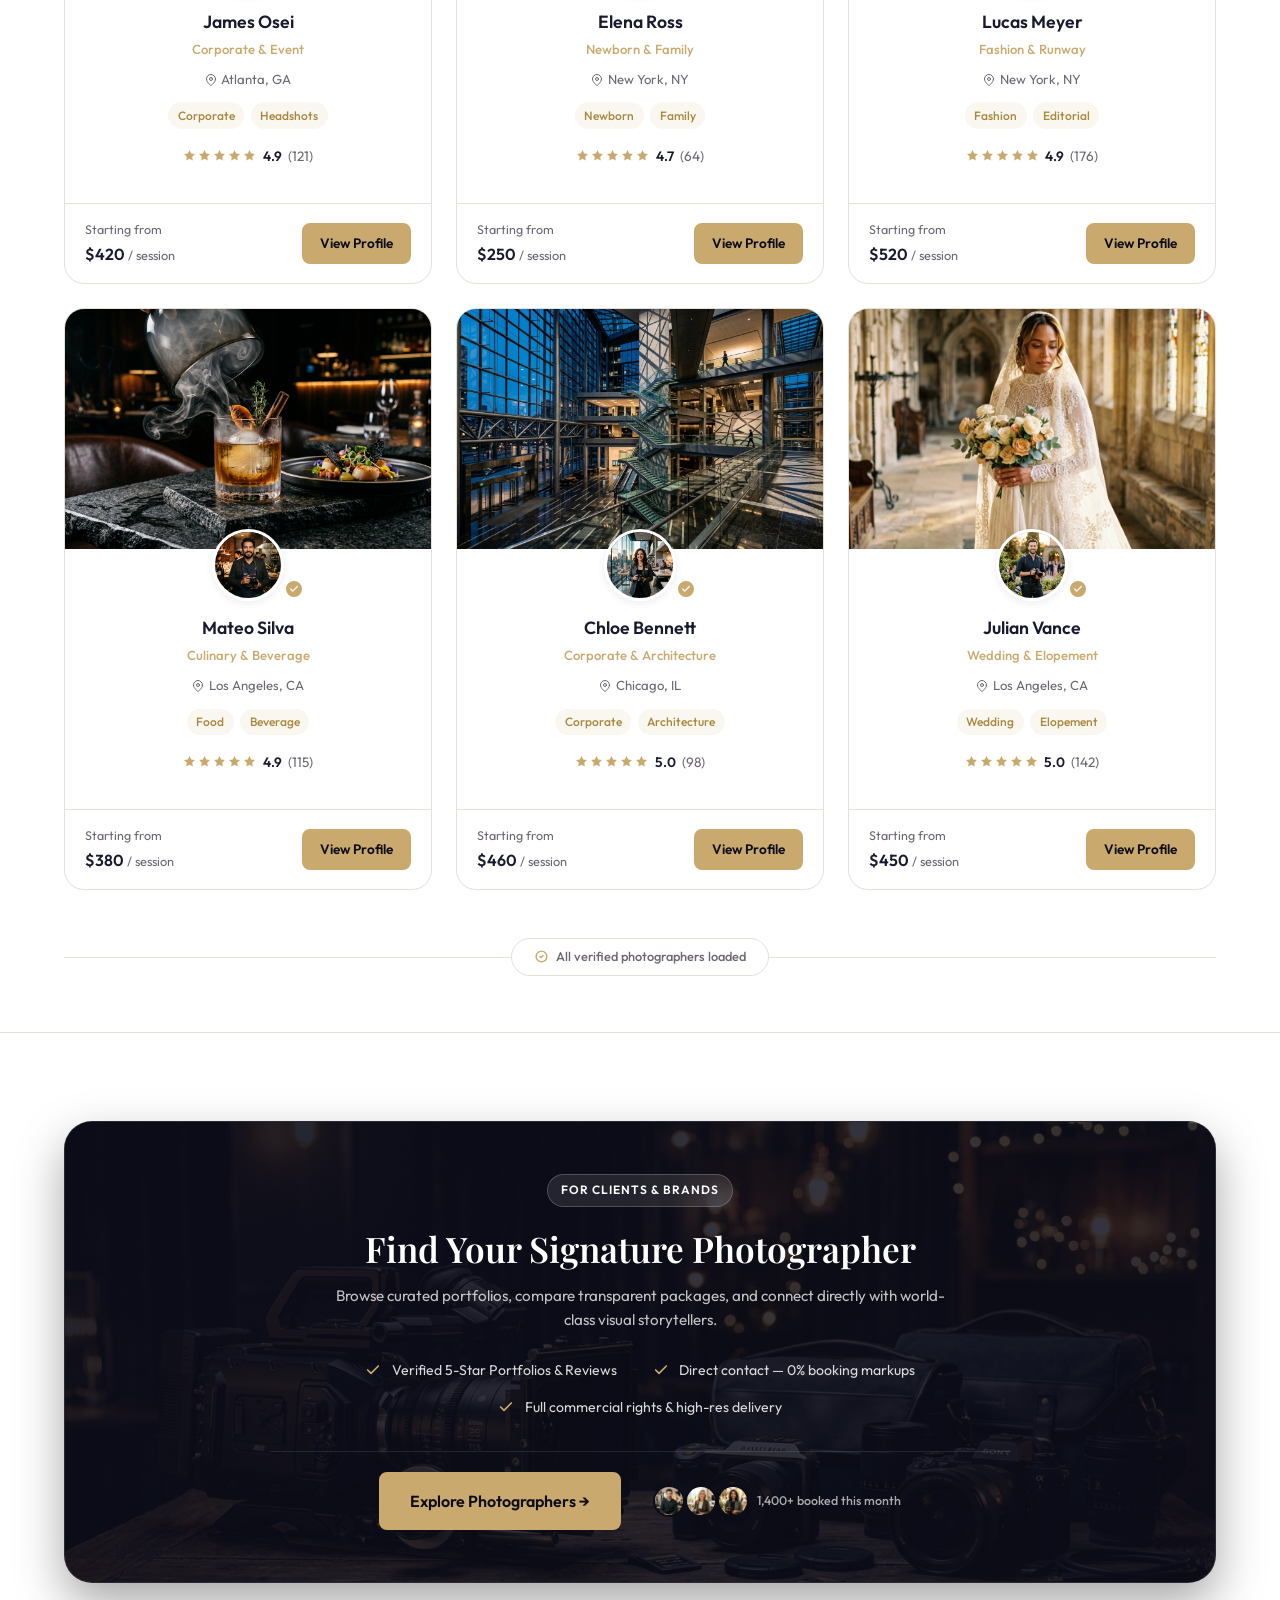
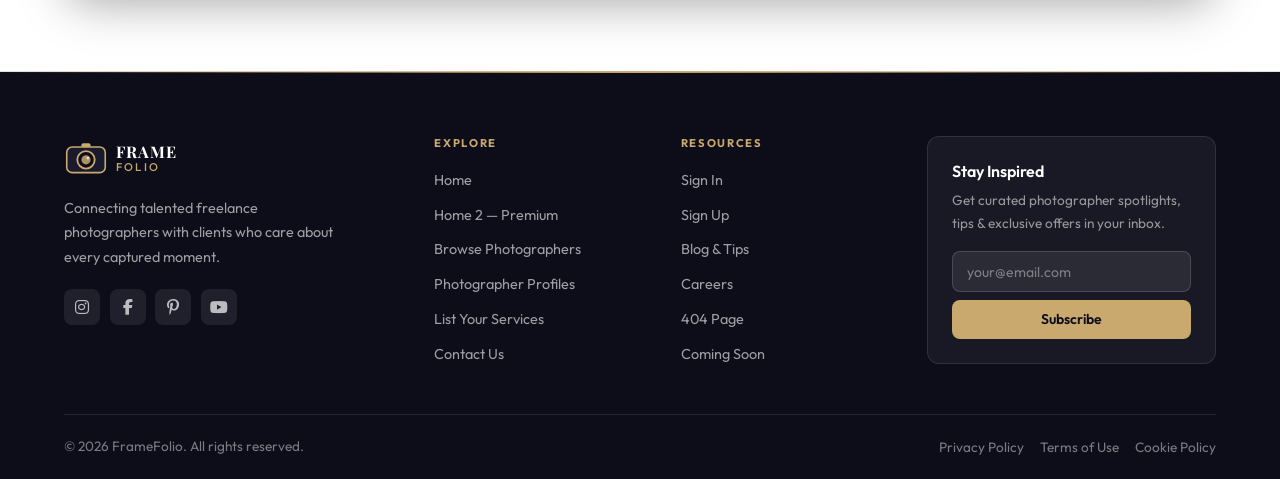
<file: browse.html>
<!DOCTYPE html>
<html lang="en" id="root-html">
<head>
  <meta charset="UTF-8">
  <meta name="viewport" content="width=device-width, initial-scale=1.0">
  <meta name="description" content="Browse verified freelance photographers on FrameFolio. Filter by city and specialty — wedding, food, fashion, corporate, and newborn photography.">
  <title>Browse Photographers | FrameFolio</title>
  <link rel="icon" type="image/svg+xml" href="favicon.svg">
  <link rel="stylesheet" href="https://cdnjs.cloudflare.com/ajax/libs/font-awesome/6.5.1/css/all.min.css">
  <link rel="stylesheet" href="style.css">
  <style>
    .results-count { font-size: 0.9rem; color: var(--text-muted); font-weight: 400; }
    .results-count strong { color: var(--text); }
    .results-count em { color: var(--secondary); font-style: normal; font-weight: 600; }
    .no-results { text-align: center; padding: 4rem 2rem; color: var(--text-muted); }
    .no-results svg { margin: 0 auto 1rem; opacity: 0.4; display: block; }
    
    .filter-btn.active {
      background: var(--secondary);
      border-color: var(--secondary);
      color: var(--primary-dark);
      font-weight: 600;
      box-shadow: 0 2px 8px rgba(201, 169, 110, 0.3);
    }
    .filter-clear-btn {
      color: var(--secondary) !important;
      border-color: var(--secondary) !important;
      background: rgba(201, 169, 110, 0.1) !important;
      cursor: pointer;
    }
    .filter-clear-btn:hover {
      background: var(--secondary) !important;
      color: var(--primary-dark) !important;
    }

    @media (max-width: 1024px) {
      .filters-inner {
        gap: 0.85rem;
      }
      .filter-divider {
        display: none;
      }
      .filters-search-wrap {
        margin-left: 0;
        width: 100%;
        display: flex;
        align-items: center;
      }
      .filters-search {
        flex: 1;
        width: auto;
      }
    }
  </style>
</head>
<body>

<div id="main-nav"></div>

<!-- ── Page Hero Banner ── -->
<div class="page-hero-banner hero-browse-banner">
  <div class="container">
    <div class="page-hero-banner-content">
      <div class="page-hero-badge">
        <svg xmlns="http://www.w3.org/2000/svg" width="13" height="13" viewBox="0 0 24 24" fill="none" stroke="currentColor" stroke-width="2.5" stroke-linecap="round" stroke-linejoin="round"><circle cx="12" cy="12" r="10"/><path d="m9 12 2 2 4-4"/></svg>
        Curated Visual Artists
      </div>
      <h1>Browse Photographers</h1>
      <p>Discover verified freelance photographers across all specialties — compare portfolios, packages, and connect directly.</p>
    </div>
  </div>
</div>

<!-- ── Filters Bar (Specialty & City) ── -->
<div class="filters-bar" id="filters-bar">
  <div class="filters-inner">
    <!-- Specialty Filter -->
    <div class="filter-group">
      <span class="filter-label"><i class="fa-solid fa-camera" style="margin-right:0.3rem;color:var(--secondary);"></i>Specialty</span>
      <button class="filter-btn active" data-filter-type="specialty" onclick="filterPhotographers('specialty','all',this)">All</button>
      <button class="filter-btn" data-filter-type="specialty" onclick="filterPhotographers('specialty','wedding',this)">Wedding</button>
      <button class="filter-btn" data-filter-type="specialty" onclick="filterPhotographers('specialty','food',this)">Food</button>
      <button class="filter-btn" data-filter-type="specialty" onclick="filterPhotographers('specialty','fashion',this)">Fashion</button>
      <button class="filter-btn" data-filter-type="specialty" onclick="filterPhotographers('specialty','corporate',this)">Corporate</button>
      <button class="filter-btn" data-filter-type="specialty" onclick="filterPhotographers('specialty','newborn',this)">Newborn</button>
    </div>

    <div class="filter-divider"></div>

    <!-- City Filter -->
    <div class="filter-group">
      <span class="filter-label"><i class="fa-solid fa-location-dot" style="margin-right:0.3rem;color:var(--secondary);"></i>City</span>
      <button class="filter-btn active" data-filter-type="city" onclick="filterByCity('all',this)">All Cities</button>
      <button class="filter-btn" data-filter-type="city" onclick="filterByCity('new-york',this)">New York</button>
      <button class="filter-btn" data-filter-type="city" onclick="filterByCity('los-angeles',this)">Los Angeles</button>
      <button class="filter-btn" data-filter-type="city" onclick="filterByCity('chicago',this)">Chicago</button>
      <button class="filter-btn" data-filter-type="city" onclick="filterByCity('atlanta',this)">Atlanta</button>
    </div>

    <!-- Reset Button -->
    <button class="filter-btn filter-clear-btn" id="clear-filters-btn" onclick="resetFilters()" title="Reset all filters" style="display:none;margin-left:0.5rem;font-size:0.78rem;padding:0.35rem 0.75rem;">
      <i class="fa-solid fa-rotate-left" style="margin-right:0.25rem;"></i> Reset
    </button>
  </div>
</div>

<!-- ── Browse Content ── -->
<main>
  <div class="container">
    <div style="display:flex;align-items:center;justify-content:space-between;padding:1.5rem 0 0.5rem;flex-wrap:wrap;gap:0.75rem;">
      <p class="results-count" id="results-count">Showing <strong id="count-num">9</strong> photographers</p>
      <a href="photographer-profile.html" class="btn btn-secondary btn-sm" style="display:inline-flex;align-items:center;gap:0.4rem;font-size:0.82rem;">
        <svg xmlns="http://www.w3.org/2000/svg" width="14" height="14" viewBox="0 0 24 24" fill="none" stroke="currentColor" stroke-width="2" stroke-linecap="round" stroke-linejoin="round"><path d="M20 21v-2a4 4 0 0 0-4-4H8a4 4 0 0 0-4 4v2"/><circle cx="12" cy="7" r="4"/></svg>
        Explore Full Photographer Profiles &rarr;
      </a>
    </div>
    <div class="browse-grid" id="photographers-grid">
      <!-- Photographer 1 -->
      <div class="photographer-card animate-on-scroll" data-specialty="wedding" data-city="new-york" data-name="marcus reid">
        <div class="photographer-card-cover">
          <img src="assets/images/browse_cover_marcus.jpg" alt="Marcus Reid — Wedding Photography" loading="lazy">
        </div>
        <div class="photographer-card-body">
          <div class="photographer-avatar-wrap" style="display:flex;justify-content:center;">
            <div style="position:relative;display:inline-block;">
              <img src="assets/images/photographer_profile_1_1790358603844.jpg" alt="Marcus Reid" class="photographer-avatar">
              <div class="verified-badge"><svg xmlns="http://www.w3.org/2000/svg" width="10" height="10" viewBox="0 0 24 24" fill="none" stroke="white" stroke-width="3" stroke-linecap="round" stroke-linejoin="round"><polyline points="20 6 9 17 4 12"/></svg></div>
            </div>
          </div>
          <div style="text-align:center;">
            <div class="photographer-name">Marcus Reid</div>
            <div class="photographer-specialty">Wedding & Portrait</div>
            <div class="photographer-location" style="justify-content:center;">
              <svg xmlns="http://www.w3.org/2000/svg" width="12" height="12" viewBox="0 0 24 24" fill="none" stroke="currentColor" stroke-width="2" stroke-linecap="round" stroke-linejoin="round"><path d="M21 10c0 7-9 13-9 13s-9-6-9-13a9 9 0 0 1 18 0z"/><circle cx="12" cy="10" r="3"/></svg>
              New York, NY
            </div>
            <div class="photographer-tags" style="justify-content:center;"><span class="tag">Wedding</span><span class="tag">Portrait</span></div>
            <div class="photographer-rating" style="justify-content:center;">
              <div class="rating-stars"><svg xmlns="http://www.w3.org/2000/svg" width="13" height="13" viewBox="0 0 24 24" fill="currentColor" stroke="none"><polygon points="12 2 15.09 8.26 22 9.27 17 14.14 18.18 21.02 12 17.77 5.82 21.02 7 14.14 2 9.27 8.91 8.26 12 2"/></svg><svg xmlns="http://www.w3.org/2000/svg" width="13" height="13" viewBox="0 0 24 24" fill="currentColor" stroke="none"><polygon points="12 2 15.09 8.26 22 9.27 17 14.14 18.18 21.02 12 17.77 5.82 21.02 7 14.14 2 9.27 8.91 8.26 12 2"/></svg><svg xmlns="http://www.w3.org/2000/svg" width="13" height="13" viewBox="0 0 24 24" fill="currentColor" stroke="none"><polygon points="12 2 15.09 8.26 22 9.27 17 14.14 18.18 21.02 12 17.77 5.82 21.02 7 14.14 2 9.27 8.91 8.26 12 2"/></svg><svg xmlns="http://www.w3.org/2000/svg" width="13" height="13" viewBox="0 0 24 24" fill="currentColor" stroke="none"><polygon points="12 2 15.09 8.26 22 9.27 17 14.14 18.18 21.02 12 17.77 5.82 21.02 7 14.14 2 9.27 8.91 8.26 12 2"/></svg><svg xmlns="http://www.w3.org/2000/svg" width="13" height="13" viewBox="0 0 24 24" fill="currentColor" stroke="none"><polygon points="12 2 15.09 8.26 22 9.27 17 14.14 18.18 21.02 12 17.77 5.82 21.02 7 14.14 2 9.27 8.91 8.26 12 2"/></svg></div>
              <span style="font-weight:600;">4.9</span><span class="rating-count">(148)</span>
            </div>
          </div>
        </div>
        <div class="photographer-card-footer">
          <div><div class="price-label">Starting from</div><div class="price-value">$350 <span>/ session</span></div></div>
          <a href="photographer-profile.html?id=marcus-reid" class="btn btn-primary btn-sm">View Profile</a>
        </div>
      </div>
      <!-- Photographer 2 -->
      <div class="photographer-card animate-on-scroll" data-specialty="fashion" data-city="los-angeles" data-name="sophia lane" style="transition-delay:0.07s;">
        <div class="photographer-card-cover">
          <img src="assets/images/browse_cover_sophia.jpg" alt="Sophia Lane — Fashion Photography" loading="lazy">
        </div>
        <div class="photographer-card-body">
          <div class="photographer-avatar-wrap" style="display:flex;justify-content:center;">
            <div style="position:relative;display:inline-block;">
              <img src="assets/images/photographer_profile_2_1790358617166.jpg" alt="Sophia Lane" class="photographer-avatar">
              <div class="verified-badge"><svg xmlns="http://www.w3.org/2000/svg" width="10" height="10" viewBox="0 0 24 24" fill="none" stroke="white" stroke-width="3" stroke-linecap="round" stroke-linejoin="round"><polyline points="20 6 9 17 4 12"/></svg></div>
            </div>
          </div>
          <div style="text-align:center;">
            <div class="photographer-name">Sophia Lane</div>
            <div class="photographer-specialty">Fashion & Editorial</div>
            <div class="photographer-location" style="justify-content:center;">
              <svg xmlns="http://www.w3.org/2000/svg" width="12" height="12" viewBox="0 0 24 24" fill="none" stroke="currentColor" stroke-width="2" stroke-linecap="round" stroke-linejoin="round"><path d="M21 10c0 7-9 13-9 13s-9-6-9-13a9 9 0 0 1 18 0z"/><circle cx="12" cy="10" r="3"/></svg>
              Los Angeles, CA
            </div>
            <div class="photographer-tags" style="justify-content:center;"><span class="tag">Fashion</span><span class="tag">Editorial</span></div>
            <div class="photographer-rating" style="justify-content:center;">
              <div class="rating-stars"><svg xmlns="http://www.w3.org/2000/svg" width="13" height="13" viewBox="0 0 24 24" fill="currentColor" stroke="none"><polygon points="12 2 15.09 8.26 22 9.27 17 14.14 18.18 21.02 12 17.77 5.82 21.02 7 14.14 2 9.27 8.91 8.26 12 2"/></svg><svg xmlns="http://www.w3.org/2000/svg" width="13" height="13" viewBox="0 0 24 24" fill="currentColor" stroke="none"><polygon points="12 2 15.09 8.26 22 9.27 17 14.14 18.18 21.02 12 17.77 5.82 21.02 7 14.14 2 9.27 8.91 8.26 12 2"/></svg><svg xmlns="http://www.w3.org/2000/svg" width="13" height="13" viewBox="0 0 24 24" fill="currentColor" stroke="none"><polygon points="12 2 15.09 8.26 22 9.27 17 14.14 18.18 21.02 12 17.77 5.82 21.02 7 14.14 2 9.27 8.91 8.26 12 2"/></svg><svg xmlns="http://www.w3.org/2000/svg" width="13" height="13" viewBox="0 0 24 24" fill="currentColor" stroke="none"><polygon points="12 2 15.09 8.26 22 9.27 17 14.14 18.18 21.02 12 17.77 5.82 21.02 7 14.14 2 9.27 8.91 8.26 12 2"/></svg><svg xmlns="http://www.w3.org/2000/svg" width="13" height="13" viewBox="0 0 24 24" fill="currentColor" stroke="none"><polygon points="12 2 15.09 8.26 22 9.27 17 14.14 18.18 21.02 12 17.77 5.82 21.02 7 14.14 2 9.27 8.91 8.26 12 2"/></svg></div>
              <span style="font-weight:600;">4.8</span><span class="rating-count">(203)</span>
            </div>
          </div>
        </div>
        <div class="photographer-card-footer">
          <div><div class="price-label">Starting from</div><div class="price-value">$480 <span>/ session</span></div></div>
          <a href="photographer-profile.html?id=sophia-lane" class="btn btn-primary btn-sm">View Profile</a>
        </div>
      </div>
      <!-- Photographer 3 -->
      <div class="photographer-card animate-on-scroll" data-specialty="food" data-city="chicago" data-name="priya sharma" style="transition-delay:0.14s;">
        <div class="photographer-card-cover">
          <img src="assets/images/browse_cover_priya.jpg" alt="Priya Sharma — Food Photography" loading="lazy">
        </div>
        <div class="photographer-card-body">
          <div class="photographer-avatar-wrap" style="display:flex;justify-content:center;">
            <div style="position:relative;display:inline-block;">
              <img src="assets/images/photographer_profile_3_1790358629197.jpg" alt="Priya Sharma" class="photographer-avatar">
              <div class="verified-badge"><svg xmlns="http://www.w3.org/2000/svg" width="10" height="10" viewBox="0 0 24 24" fill="none" stroke="white" stroke-width="3" stroke-linecap="round" stroke-linejoin="round"><polyline points="20 6 9 17 4 12"/></svg></div>
            </div>
          </div>
          <div style="text-align:center;">
            <div class="photographer-name">Priya Sharma</div>
            <div class="photographer-specialty">Food & Product</div>
            <div class="photographer-location" style="justify-content:center;">
              <svg xmlns="http://www.w3.org/2000/svg" width="12" height="12" viewBox="0 0 24 24" fill="none" stroke="currentColor" stroke-width="2" stroke-linecap="round" stroke-linejoin="round"><path d="M21 10c0 7-9 13-9 13s-9-6-9-13a9 9 0 0 1 18 0z"/><circle cx="12" cy="10" r="3"/></svg>
              Chicago, IL
            </div>
            <div class="photographer-tags" style="justify-content:center;"><span class="tag">Food</span><span class="tag">Product</span></div>
            <div class="photographer-rating" style="justify-content:center;">
              <div class="rating-stars"><svg xmlns="http://www.w3.org/2000/svg" width="13" height="13" viewBox="0 0 24 24" fill="currentColor" stroke="none"><polygon points="12 2 15.09 8.26 22 9.27 17 14.14 18.18 21.02 12 17.77 5.82 21.02 7 14.14 2 9.27 8.91 8.26 12 2"/></svg><svg xmlns="http://www.w3.org/2000/svg" width="13" height="13" viewBox="0 0 24 24" fill="currentColor" stroke="none"><polygon points="12 2 15.09 8.26 22 9.27 17 14.14 18.18 21.02 12 17.77 5.82 21.02 7 14.14 2 9.27 8.91 8.26 12 2"/></svg><svg xmlns="http://www.w3.org/2000/svg" width="13" height="13" viewBox="0 0 24 24" fill="currentColor" stroke="none"><polygon points="12 2 15.09 8.26 22 9.27 17 14.14 18.18 21.02 12 17.77 5.82 21.02 7 14.14 2 9.27 8.91 8.26 12 2"/></svg><svg xmlns="http://www.w3.org/2000/svg" width="13" height="13" viewBox="0 0 24 24" fill="currentColor" stroke="none"><polygon points="12 2 15.09 8.26 22 9.27 17 14.14 18.18 21.02 12 17.77 5.82 21.02 7 14.14 2 9.27 8.91 8.26 12 2"/></svg><svg xmlns="http://www.w3.org/2000/svg" width="13" height="13" viewBox="0 0 24 24" fill="currentColor" stroke="none"><polygon points="12 2 15.09 8.26 22 9.27 17 14.14 18.18 21.02 12 17.77 5.82 21.02 7 14.14 2 9.27 8.91 8.26 12 2"/></svg></div>
              <span style="font-weight:600;">5.0</span><span class="rating-count">(87)</span>
            </div>
          </div>
        </div>
        <div class="photographer-card-footer">
          <div><div class="price-label">Starting from</div><div class="price-value">$290 <span>/ session</span></div></div>
          <a href="photographer-profile.html?id=priya-sharma" class="btn btn-primary btn-sm">View Profile</a>
        </div>
      </div>
      <!-- Photographer 4 -->
      <div class="photographer-card animate-on-scroll" data-specialty="corporate" data-city="atlanta" data-name="james osei" style="transition-delay:0.21s;">
        <div class="photographer-card-cover">
          <img src="assets/images/browse_cover_james.jpg" alt="James Osei — Corporate Photography" loading="lazy">
        </div>
        <div class="photographer-card-body">
          <div class="photographer-avatar-wrap" style="display:flex;justify-content:center;">
            <div style="position:relative;display:inline-block;">
              <img src="assets/images/photographer_profile_4_1790358735055.jpg" alt="James Osei" class="photographer-avatar">
              <div class="verified-badge"><svg xmlns="http://www.w3.org/2000/svg" width="10" height="10" viewBox="0 0 24 24" fill="none" stroke="white" stroke-width="3" stroke-linecap="round" stroke-linejoin="round"><polyline points="20 6 9 17 4 12"/></svg></div>
            </div>
          </div>
          <div style="text-align:center;">
            <div class="photographer-name">James Osei</div>
            <div class="photographer-specialty">Corporate & Event</div>
            <div class="photographer-location" style="justify-content:center;">
              <svg xmlns="http://www.w3.org/2000/svg" width="12" height="12" viewBox="0 0 24 24" fill="none" stroke="currentColor" stroke-width="2" stroke-linecap="round" stroke-linejoin="round"><path d="M21 10c0 7-9 13-9 13s-9-6-9-13a9 9 0 0 1 18 0z"/><circle cx="12" cy="10" r="3"/></svg>
              Atlanta, GA
            </div>
            <div class="photographer-tags" style="justify-content:center;"><span class="tag">Corporate</span><span class="tag">Headshots</span></div>
            <div class="photographer-rating" style="justify-content:center;">
              <div class="rating-stars"><svg xmlns="http://www.w3.org/2000/svg" width="13" height="13" viewBox="0 0 24 24" fill="currentColor" stroke="none"><polygon points="12 2 15.09 8.26 22 9.27 17 14.14 18.18 21.02 12 17.77 5.82 21.02 7 14.14 2 9.27 8.91 8.26 12 2"/></svg><svg xmlns="http://www.w3.org/2000/svg" width="13" height="13" viewBox="0 0 24 24" fill="currentColor" stroke="none"><polygon points="12 2 15.09 8.26 22 9.27 17 14.14 18.18 21.02 12 17.77 5.82 21.02 7 14.14 2 9.27 8.91 8.26 12 2"/></svg><svg xmlns="http://www.w3.org/2000/svg" width="13" height="13" viewBox="0 0 24 24" fill="currentColor" stroke="none"><polygon points="12 2 15.09 8.26 22 9.27 17 14.14 18.18 21.02 12 17.77 5.82 21.02 7 14.14 2 9.27 8.91 8.26 12 2"/></svg><svg xmlns="http://www.w3.org/2000/svg" width="13" height="13" viewBox="0 0 24 24" fill="currentColor" stroke="none"><polygon points="12 2 15.09 8.26 22 9.27 17 14.14 18.18 21.02 12 17.77 5.82 21.02 7 14.14 2 9.27 8.91 8.26 12 2"/></svg><svg xmlns="http://www.w3.org/2000/svg" width="13" height="13" viewBox="0 0 24 24" fill="currentColor" stroke="none"><polygon points="12 2 15.09 8.26 22 9.27 17 14.14 18.18 21.02 12 17.77 5.82 21.02 7 14.14 2 9.27 8.91 8.26 12 2"/></svg></div>
              <span style="font-weight:600;">4.9</span><span class="rating-count">(121)</span>
            </div>
          </div>
        </div>
        <div class="photographer-card-footer">
          <div><div class="price-label">Starting from</div><div class="price-value">$420 <span>/ session</span></div></div>
          <a href="photographer-profile.html?id=james-osei" class="btn btn-primary btn-sm">View Profile</a>
        </div>
      </div>
      <!-- Photographer 5 -->
      <div class="photographer-card animate-on-scroll" data-specialty="newborn" data-city="new-york" data-name="elena ross" style="transition-delay:0.28s;">
        <div class="photographer-card-cover">
          <img src="assets/images/category_newborn_1790358574031.jpg" alt="Elena Ross — Newborn Photography" loading="lazy">
        </div>
        <div class="photographer-card-body">
          <div class="photographer-avatar-wrap" style="display:flex;justify-content:center;">
            <div style="position:relative;display:inline-block;">
              <img src="assets/images/photographer_profile_5_elena.jpg" alt="Elena Ross" class="photographer-avatar">
              <div class="verified-badge"><svg xmlns="http://www.w3.org/2000/svg" width="10" height="10" viewBox="0 0 24 24" fill="none" stroke="white" stroke-width="3" stroke-linecap="round" stroke-linejoin="round"><polyline points="20 6 9 17 4 12"/></svg></div>
            </div>
          </div>
          <div style="text-align:center;">
            <div class="photographer-name">Elena Ross</div>
            <div class="photographer-specialty">Newborn & Family</div>
            <div class="photographer-location" style="justify-content:center;">
              <svg xmlns="http://www.w3.org/2000/svg" width="12" height="12" viewBox="0 0 24 24" fill="none" stroke="currentColor" stroke-width="2" stroke-linecap="round" stroke-linejoin="round"><path d="M21 10c0 7-9 13-9 13s-9-6-9-13a9 9 0 0 1 18 0z"/><circle cx="12" cy="10" r="3"/></svg>
              New York, NY
            </div>
            <div class="photographer-tags" style="justify-content:center;"><span class="tag">Newborn</span><span class="tag">Family</span></div>
            <div class="photographer-rating" style="justify-content:center;">
              <div class="rating-stars"><svg xmlns="http://www.w3.org/2000/svg" width="13" height="13" viewBox="0 0 24 24" fill="currentColor" stroke="none"><polygon points="12 2 15.09 8.26 22 9.27 17 14.14 18.18 21.02 12 17.77 5.82 21.02 7 14.14 2 9.27 8.91 8.26 12 2"/></svg><svg xmlns="http://www.w3.org/2000/svg" width="13" height="13" viewBox="0 0 24 24" fill="currentColor" stroke="none"><polygon points="12 2 15.09 8.26 22 9.27 17 14.14 18.18 21.02 12 17.77 5.82 21.02 7 14.14 2 9.27 8.91 8.26 12 2"/></svg><svg xmlns="http://www.w3.org/2000/svg" width="13" height="13" viewBox="0 0 24 24" fill="currentColor" stroke="none"><polygon points="12 2 15.09 8.26 22 9.27 17 14.14 18.18 21.02 12 17.77 5.82 21.02 7 14.14 2 9.27 8.91 8.26 12 2"/></svg><svg xmlns="http://www.w3.org/2000/svg" width="13" height="13" viewBox="0 0 24 24" fill="currentColor" stroke="none"><polygon points="12 2 15.09 8.26 22 9.27 17 14.14 18.18 21.02 12 17.77 5.82 21.02 7 14.14 2 9.27 8.91 8.26 12 2"/></svg><svg xmlns="http://www.w3.org/2000/svg" width="13" height="13" viewBox="0 0 24 24" fill="currentColor" stroke="none"><polygon points="12 2 15.09 8.26 22 9.27 17 14.14 18.18 21.02 12 17.77 5.82 21.02 7 14.14 2 9.27 8.91 8.26 12 2"/></svg></div>
              <span style="font-weight:600;">4.7</span><span class="rating-count">(64)</span>
            </div>
          </div>
        </div>
        <div class="photographer-card-footer">
          <div><div class="price-label">Starting from</div><div class="price-value">$250 <span>/ session</span></div></div>
          <a href="photographer-profile.html?id=elena-ross" class="btn btn-primary btn-sm">View Profile</a>
        </div>
      </div>

      <!-- Photographer 7 -->
      <div class="photographer-card animate-on-scroll" data-specialty="fashion" data-city="new-york" data-name="lucas meyer" style="transition-delay:0.42s;">
        <div class="photographer-card-cover">
          <img src="assets/images/portfolio_gallery_2_1790358680273.jpg" alt="Lucas Meyer — Fashion & Runway Photography" loading="lazy">
        </div>
        <div class="photographer-card-body">
          <div class="photographer-avatar-wrap" style="display:flex;justify-content:center;">
            <div style="position:relative;display:inline-block;">
              <img src="assets/images/photographer_profile_6_lucas.jpg" alt="Lucas Meyer" class="photographer-avatar">
              <div class="verified-badge"><svg xmlns="http://www.w3.org/2000/svg" width="10" height="10" viewBox="0 0 24 24" fill="none" stroke="white" stroke-width="3" stroke-linecap="round" stroke-linejoin="round"><polyline points="20 6 9 17 4 12"/></svg></div>
            </div>
          </div>
          <div style="text-align:center;">
            <div class="photographer-name">Lucas Meyer</div>
            <div class="photographer-specialty">Fashion & Runway</div>
            <div class="photographer-location" style="justify-content:center;">
              <svg xmlns="http://www.w3.org/2000/svg" width="12" height="12" viewBox="0 0 24 24" fill="none" stroke="currentColor" stroke-width="2" stroke-linecap="round" stroke-linejoin="round"><path d="M21 10c0 7-9 13-9 13s-9-6-9-13a9 9 0 0 1 18 0z"/><circle cx="12" cy="10" r="3"/></svg>
              New York, NY
            </div>
            <div class="photographer-tags" style="justify-content:center;"><span class="tag">Fashion</span><span class="tag">Editorial</span></div>
            <div class="photographer-rating" style="justify-content:center;">
              <div class="rating-stars"><svg xmlns="http://www.w3.org/2000/svg" width="13" height="13" viewBox="0 0 24 24" fill="currentColor" stroke="none"><polygon points="12 2 15.09 8.26 22 9.27 17 14.14 18.18 21.02 12 17.77 5.82 21.02 7 14.14 2 9.27 8.91 8.26 12 2"/></svg><svg xmlns="http://www.w3.org/2000/svg" width="13" height="13" viewBox="0 0 24 24" fill="currentColor" stroke="none"><polygon points="12 2 15.09 8.26 22 9.27 17 14.14 18.18 21.02 12 17.77 5.82 21.02 7 14.14 2 9.27 8.91 8.26 12 2"/></svg><svg xmlns="http://www.w3.org/2000/svg" width="13" height="13" viewBox="0 0 24 24" fill="currentColor" stroke="none"><polygon points="12 2 15.09 8.26 22 9.27 17 14.14 18.18 21.02 12 17.77 5.82 21.02 7 14.14 2 9.27 8.91 8.26 12 2"/></svg><svg xmlns="http://www.w3.org/2000/svg" width="13" height="13" viewBox="0 0 24 24" fill="currentColor" stroke="none"><polygon points="12 2 15.09 8.26 22 9.27 17 14.14 18.18 21.02 12 17.77 5.82 21.02 7 14.14 2 9.27 8.91 8.26 12 2"/></svg><svg xmlns="http://www.w3.org/2000/svg" width="13" height="13" viewBox="0 0 24 24" fill="currentColor" stroke="none"><polygon points="12 2 15.09 8.26 22 9.27 17 14.14 18.18 21.02 12 17.77 5.82 21.02 7 14.14 2 9.27 8.91 8.26 12 2"/></svg></div>
              <span style="font-weight:600;">4.9</span><span class="rating-count">(176)</span>
            </div>
          </div>
        </div>
        <div class="photographer-card-footer">
          <div><div class="price-label">Starting from</div><div class="price-value">$520 <span>/ session</span></div></div>
          <a href="photographer-profile.html?id=lucas-meyer" class="btn btn-primary btn-sm">View Profile</a>
        </div>
      </div>
      <!-- Photographer 8 -->
      <div class="photographer-card animate-on-scroll" data-specialty="food" data-city="los-angeles" data-name="mateo silva" style="transition-delay:0.49s;">
        <div class="photographer-card-cover">
          <img src="assets/images/category_culinary_mateo.jpg" alt="Mateo Silva — Culinary & Beverage Photography" loading="lazy">
        </div>
        <div class="photographer-card-body">
          <div class="photographer-avatar-wrap" style="display:flex;justify-content:center;">
            <div style="position:relative;display:inline-block;">
              <img src="assets/images/photographer_profile_7_mateo.jpg" alt="Mateo Silva" class="photographer-avatar">
              <div class="verified-badge"><svg xmlns="http://www.w3.org/2000/svg" width="10" height="10" viewBox="0 0 24 24" fill="none" stroke="white" stroke-width="3" stroke-linecap="round" stroke-linejoin="round"><polyline points="20 6 9 17 4 12"/></svg></div>
            </div>
          </div>
          <div style="text-align:center;">
            <div class="photographer-name">Mateo Silva</div>
            <div class="photographer-specialty">Culinary & Beverage</div>
            <div class="photographer-location" style="justify-content:center;">
              <svg xmlns="http://www.w3.org/2000/svg" width="12" height="12" viewBox="0 0 24 24" fill="none" stroke="currentColor" stroke-width="2" stroke-linecap="round" stroke-linejoin="round"><path d="M21 10c0 7-9 13-9 13s-9-6-9-13a9 9 0 0 1 18 0z"/><circle cx="12" cy="10" r="3"/></svg>
              Los Angeles, CA
            </div>
            <div class="photographer-tags" style="justify-content:center;"><span class="tag">Food</span><span class="tag">Beverage</span></div>
            <div class="photographer-rating" style="justify-content:center;">
              <div class="rating-stars"><svg xmlns="http://www.w3.org/2000/svg" width="13" height="13" viewBox="0 0 24 24" fill="currentColor" stroke="none"><polygon points="12 2 15.09 8.26 22 9.27 17 14.14 18.18 21.02 12 17.77 5.82 21.02 7 14.14 2 9.27 8.91 8.26 12 2"/></svg><svg xmlns="http://www.w3.org/2000/svg" width="13" height="13" viewBox="0 0 24 24" fill="currentColor" stroke="none"><polygon points="12 2 15.09 8.26 22 9.27 17 14.14 18.18 21.02 12 17.77 5.82 21.02 7 14.14 2 9.27 8.91 8.26 12 2"/></svg><svg xmlns="http://www.w3.org/2000/svg" width="13" height="13" viewBox="0 0 24 24" fill="currentColor" stroke="none"><polygon points="12 2 15.09 8.26 22 9.27 17 14.14 18.18 21.02 12 17.77 5.82 21.02 7 14.14 2 9.27 8.91 8.26 12 2"/></svg><svg xmlns="http://www.w3.org/2000/svg" width="13" height="13" viewBox="0 0 24 24" fill="currentColor" stroke="none"><polygon points="12 2 15.09 8.26 22 9.27 17 14.14 18.18 21.02 12 17.77 5.82 21.02 7 14.14 2 9.27 8.91 8.26 12 2"/></svg><svg xmlns="http://www.w3.org/2000/svg" width="13" height="13" viewBox="0 0 24 24" fill="currentColor" stroke="none"><polygon points="12 2 15.09 8.26 22 9.27 17 14.14 18.18 21.02 12 17.77 5.82 21.02 7 14.14 2 9.27 8.91 8.26 12 2"/></svg></div>
              <span style="font-weight:600;">4.9</span><span class="rating-count">(115)</span>
            </div>
          </div>
        </div>
        <div class="photographer-card-footer">
          <div><div class="price-label">Starting from</div><div class="price-value">$380 <span>/ session</span></div></div>
          <a href="photographer-profile.html?id=mateo-silva" class="btn btn-primary btn-sm">View Profile</a>
        </div>
      </div>
      <!-- Photographer 9 -->
      <div class="photographer-card animate-on-scroll" data-specialty="corporate" data-city="chicago" data-name="chloe bennett" style="transition-delay:0.56s;">
        <div class="photographer-card-cover">
          <img src="assets/images/category_architecture_chloe.jpg" alt="Chloe Bennett — Corporate & Architecture Photography" loading="lazy">
        </div>
        <div class="photographer-card-body">
          <div class="photographer-avatar-wrap" style="display:flex;justify-content:center;">
            <div style="position:relative;display:inline-block;">
              <img src="assets/images/photographer_profile_8_chloe.jpg" alt="Chloe Bennett" class="photographer-avatar">
              <div class="verified-badge"><svg xmlns="http://www.w3.org/2000/svg" width="10" height="10" viewBox="0 0 24 24" fill="none" stroke="white" stroke-width="3" stroke-linecap="round" stroke-linejoin="round"><polyline points="20 6 9 17 4 12"/></svg></div>
            </div>
          </div>
          <div style="text-align:center;">
            <div class="photographer-name">Chloe Bennett</div>
            <div class="photographer-specialty">Corporate & Architecture</div>
            <div class="photographer-location" style="justify-content:center;">
              <svg xmlns="http://www.w3.org/2000/svg" width="12" height="12" viewBox="0 0 24 24" fill="none" stroke="currentColor" stroke-width="2" stroke-linecap="round" stroke-linejoin="round"><path d="M21 10c0 7-9 13-9 13s-9-6-9-13a9 9 0 0 1 18 0z"/><circle cx="12" cy="10" r="3"/></svg>
              Chicago, IL
            </div>
            <div class="photographer-tags" style="justify-content:center;"><span class="tag">Corporate</span><span class="tag">Architecture</span></div>
            <div class="photographer-rating" style="justify-content:center;">
              <div class="rating-stars"><svg xmlns="http://www.w3.org/2000/svg" width="13" height="13" viewBox="0 0 24 24" fill="currentColor" stroke="none"><polygon points="12 2 15.09 8.26 22 9.27 17 14.14 18.18 21.02 12 17.77 5.82 21.02 7 14.14 2 9.27 8.91 8.26 12 2"/></svg><svg xmlns="http://www.w3.org/2000/svg" width="13" height="13" viewBox="0 0 24 24" fill="currentColor" stroke="none"><polygon points="12 2 15.09 8.26 22 9.27 17 14.14 18.18 21.02 12 17.77 5.82 21.02 7 14.14 2 9.27 8.91 8.26 12 2"/></svg><svg xmlns="http://www.w3.org/2000/svg" width="13" height="13" viewBox="0 0 24 24" fill="currentColor" stroke="none"><polygon points="12 2 15.09 8.26 22 9.27 17 14.14 18.18 21.02 12 17.77 5.82 21.02 7 14.14 2 9.27 8.91 8.26 12 2"/></svg><svg xmlns="http://www.w3.org/2000/svg" width="13" height="13" viewBox="0 0 24 24" fill="currentColor" stroke="none"><polygon points="12 2 15.09 8.26 22 9.27 17 14.14 18.18 21.02 12 17.77 5.82 21.02 7 14.14 2 9.27 8.91 8.26 12 2"/></svg><svg xmlns="http://www.w3.org/2000/svg" width="13" height="13" viewBox="0 0 24 24" fill="currentColor" stroke="none"><polygon points="12 2 15.09 8.26 22 9.27 17 14.14 18.18 21.02 12 17.77 5.82 21.02 7 14.14 2 9.27 8.91 8.26 12 2"/></svg></div>
              <span style="font-weight:600;">5.0</span><span class="rating-count">(98)</span>
            </div>
          </div>
        </div>
        <div class="photographer-card-footer">
          <div><div class="price-label">Starting from</div><div class="price-value">$460 <span>/ session</span></div></div>
          <a href="photographer-profile.html?id=chloe-bennett" class="btn btn-primary btn-sm">View Profile</a>
        </div>
      </div>
      <!-- Photographer 9 -->
      <div class="photographer-card animate-on-scroll" data-specialty="wedding" data-city="los-angeles" data-name="julian vance" style="transition-delay:0.63s;">
        <div class="photographer-card-cover">
          <img src="assets/images/category_wedding_unique.jpg" alt="Julian Vance — Wedding & Elopement Photography" loading="lazy">
        </div>
        <div class="photographer-card-body">
          <div class="photographer-avatar-wrap" style="display:flex;justify-content:center;">
            <div style="position:relative;display:inline-block;">
              <img src="assets/images/photographer_profile_9_julian.jpg" alt="Julian Vance" class="photographer-avatar">
              <div class="verified-badge"><svg xmlns="http://www.w3.org/2000/svg" width="10" height="10" viewBox="0 0 24 24" fill="none" stroke="white" stroke-width="3" stroke-linecap="round" stroke-linejoin="round"><polyline points="20 6 9 17 4 12"/></svg></div>
            </div>
          </div>
          <div style="text-align:center;">
            <div class="photographer-name">Julian Vance</div>
            <div class="photographer-specialty">Wedding & Elopement</div>
            <div class="photographer-location" style="justify-content:center;">
              <svg xmlns="http://www.w3.org/2000/svg" width="12" height="12" viewBox="0 0 24 24" fill="none" stroke="currentColor" stroke-width="2" stroke-linecap="round" stroke-linejoin="round"><path d="M21 10c0 7-9 13-9 13s-9-6-9-13a9 9 0 0 1 18 0z"/><circle cx="12" cy="10" r="3"/></svg>
              Los Angeles, CA
            </div>
            <div class="photographer-tags" style="justify-content:center;"><span class="tag">Wedding</span><span class="tag">Elopement</span></div>
            <div class="photographer-rating" style="justify-content:center;">
              <div class="rating-stars"><svg xmlns="http://www.w3.org/2000/svg" width="13" height="13" viewBox="0 0 24 24" fill="currentColor" stroke="none"><polygon points="12 2 15.09 8.26 22 9.27 17 14.14 18.18 21.02 12 17.77 5.82 21.02 7 14.14 2 9.27 8.91 8.26 12 2"/></svg><svg xmlns="http://www.w3.org/2000/svg" width="13" height="13" viewBox="0 0 24 24" fill="currentColor" stroke="none"><polygon points="12 2 15.09 8.26 22 9.27 17 14.14 18.18 21.02 12 17.77 5.82 21.02 7 14.14 2 9.27 8.91 8.26 12 2"/></svg><svg xmlns="http://www.w3.org/2000/svg" width="13" height="13" viewBox="0 0 24 24" fill="currentColor" stroke="none"><polygon points="12 2 15.09 8.26 22 9.27 17 14.14 18.18 21.02 12 17.77 5.82 21.02 7 14.14 2 9.27 8.91 8.26 12 2"/></svg><svg xmlns="http://www.w3.org/2000/svg" width="13" height="13" viewBox="0 0 24 24" fill="currentColor" stroke="none"><polygon points="12 2 15.09 8.26 22 9.27 17 14.14 18.18 21.02 12 17.77 5.82 21.02 7 14.14 2 9.27 8.91 8.26 12 2"/></svg><svg xmlns="http://www.w3.org/2000/svg" width="13" height="13" viewBox="0 0 24 24" fill="currentColor" stroke="none"><polygon points="12 2 15.09 8.26 22 9.27 17 14.14 18.18 21.02 12 17.77 5.82 21.02 7 14.14 2 9.27 8.91 8.26 12 2"/></svg></div>
              <span style="font-weight:600;">5.0</span><span class="rating-count">(142)</span>
            </div>
          </div>
        </div>
        <div class="photographer-card-footer">
          <div><div class="price-label">Starting from</div><div class="price-value">$450 <span>/ session</span></div></div>
          <a href="photographer-profile.html?id=julian-vance" class="btn btn-primary btn-sm">View Profile</a>
        </div>
      </div>
    </div>
    <!-- Directory End Divider -->
    <div class="browse-footer-divider" id="browse-divider">
      <span>
        <svg xmlns="http://www.w3.org/2000/svg" width="13" height="13" viewBox="0 0 24 24" fill="none" stroke="currentColor" stroke-width="2.5" stroke-linecap="round" stroke-linejoin="round"><circle cx="12" cy="12" r="10"/><path d="m9 12 2 2 4-4"/></svg>
        All verified photographers loaded
      </span>
    </div>
    <!-- No results state -->
    <div class="no-results" id="no-results" style="display:none;">
      <svg xmlns="http://www.w3.org/2000/svg" width="48" height="48" viewBox="0 0 24 24" fill="none" stroke="currentColor" stroke-width="1.5" stroke-linecap="round" stroke-linejoin="round"><circle cx="11" cy="11" r="8"/><line x1="21" y1="21" x2="16.65" y2="16.65"/></svg>
      <h3 style="color:var(--text);margin:0.5rem 0 0.35rem;font-size:1.1rem;">No photographers found</h3>
      <p style="font-size:0.9rem;">Try adjusting your filters or search term.</p>
      <button onclick="resetFilters()" class="btn btn-primary" style="margin-top:1rem;">Reset Filters</button>
    </div>
  </div>
</main>

<!-- ══════════════════════════════════════
     DUAL-ACTION IMAGE CTA SECTION
════════════════════════════════════════ -->
<section class="dual-cta-section" aria-label="Call to action">
  <div class="container">
    <div class="dual-cta-grid single-card">
      <!-- Card 1: For Clients Seeking Photographers -->
      <div class="dual-cta-card">
        <div class="dual-cta-bg" style="background-image: url('assets/images/cta_banner_browse.jpg');"></div>
        <div class="dual-cta-overlay"></div>
        <div class="dual-cta-content">
          <div class="dual-cta-pill">For Clients & Brands</div>
          <h3>Find Your Signature Photographer</h3>
          <p>Browse curated portfolios, compare transparent packages, and connect directly with world-class visual storytellers.</p>
          <ul class="dual-cta-features">
            <li>
              <svg xmlns="http://www.w3.org/2000/svg" width="16" height="16" viewBox="0 0 24 24" fill="none" stroke="currentColor" stroke-width="2.5" stroke-linecap="round" stroke-linejoin="round"><polyline points="20 6 9 17 4 12"/></svg>
              Verified 5-Star Portfolios & Reviews
            </li>
            <li>
              <svg xmlns="http://www.w3.org/2000/svg" width="16" height="16" viewBox="0 0 24 24" fill="none" stroke="currentColor" stroke-width="2.5" stroke-linecap="round" stroke-linejoin="round"><polyline points="20 6 9 17 4 12"/></svg>
              Direct contact — 0% booking markups
            </li>
            <li>
              <svg xmlns="http://www.w3.org/2000/svg" width="16" height="16" viewBox="0 0 24 24" fill="none" stroke="currentColor" stroke-width="2.5" stroke-linecap="round" stroke-linejoin="round"><polyline points="20 6 9 17 4 12"/></svg>
              Full commercial rights & high-res delivery
            </li>
          </ul>
          <div class="dual-cta-footer">
            <a href="browse.html" class="btn btn-primary btn-lg">Explore Photographers &rarr;</a>
            <div class="dual-cta-avatars">
              <img src="assets/images/photographer_profile_1_1790358603844.jpg" alt="Photographer avatar">
              <img src="assets/images/photographer_profile_2_1790358617166.jpg" alt="Photographer avatar">
              <img src="assets/images/photographer_profile_3_1790358629197.jpg" alt="Photographer avatar">
              <span>1,400+ booked this month</span>
            </div>
          </div>
        </div>
      </div>
    </div>
  </div>
</section>

<div id="main-footer"></div>
<script src="components.js"></script>
<script>
let activeSpecialty = 'all';
let activeCity = 'all';
let searchTerm = '';

function updateGrid() {
  const cards = document.querySelectorAll('#photographers-grid .photographer-card');
  let visible = 0;
  cards.forEach(card => {
    const specialty = card.getAttribute('data-specialty');
    const city = card.getAttribute('data-city');
    const name = (card.getAttribute('data-name') || '').toLowerCase();
    const matchSpec = activeSpecialty === 'all' || specialty === activeSpecialty;
    const matchCity = activeCity === 'all' || city === activeCity;
    const matchSearch = !searchTerm || name.includes(searchTerm.toLowerCase());
    if (matchSpec && matchCity && matchSearch) {
      card.style.display = '';
      visible++;
    } else {
      card.style.display = 'none';
    }
  });

  const countEl = document.getElementById('count-num');
  if (countEl) countEl.textContent = visible;

  const resultsText = document.getElementById('results-count');
  if (resultsText) {
    const summaryParts = [];
    if (activeSpecialty !== 'all') {
      summaryParts.push(activeSpecialty.charAt(0).toUpperCase() + activeSpecialty.slice(1));
    }
    if (activeCity !== 'all') {
      const cityMap = { 'new-york': 'New York', 'los-angeles': 'Los Angeles', 'chicago': 'Chicago', 'atlanta': 'Atlanta' };
      summaryParts.push(cityMap[activeCity] || activeCity);
    }
    if (searchTerm) {
      summaryParts.push(`"${searchTerm}"`);
    }

    if (summaryParts.length > 0) {
      resultsText.innerHTML = `Showing <strong id="count-num">${visible}</strong> photographers in <em>${summaryParts.join(' • ')}</em>`;
    } else {
      resultsText.innerHTML = `Showing <strong id="count-num">${visible}</strong> photographers`;
    }
  }

  const clearBtn = document.getElementById('clear-filters-btn');
  if (clearBtn) {
    clearBtn.style.display = (activeSpecialty !== 'all' || activeCity !== 'all' || searchTerm !== '') ? 'inline-flex' : 'none';
  }

  const noRes = document.getElementById('no-results');
  if (noRes) noRes.style.display = visible === 0 ? 'block' : 'none';
  const divEl = document.getElementById('browse-divider');
  if (divEl) divEl.style.display = visible === 0 ? 'none' : 'flex';
}

function filterPhotographers(type, value, btn) {
  activeSpecialty = value;
  document.querySelectorAll('.filter-btn[data-filter-type="specialty"]').forEach(b => b.classList.remove('active'));
  if (btn) btn.classList.add('active');
  updateGrid();
}

function filterByCity(value, btn) {
  activeCity = value;
  document.querySelectorAll('.filter-btn[data-filter-type="city"]').forEach(b => b.classList.remove('active'));
  if (btn) btn.classList.add('active');
  updateGrid();
}

function searchPhotographers(val) {
  searchTerm = val.trim();
  updateGrid();
}

function resetFilters() {
  activeSpecialty = 'all';
  activeCity = 'all';
  searchTerm = '';
  const searchInput = document.getElementById('search-input');
  if (searchInput) searchInput.value = '';
  document.querySelectorAll('.filter-btn[data-filter-type="specialty"]').forEach((b,i) => b.classList.toggle('active', i===0));
  document.querySelectorAll('.filter-btn[data-filter-type="city"]').forEach((b,i) => b.classList.toggle('active', i===0));
  updateGrid();
}

/* Auto-initialize from URL query parameters (e.g. ?specialty=wedding&city=new-york) */
document.addEventListener('DOMContentLoaded', function() {
  const params = new URLSearchParams(window.location.search);
  const specParam = params.get('specialty');
  const cityParam = params.get('city');
  if (specParam) {
    const btn = document.querySelector(`.filter-btn[data-filter-type="specialty"][onclick*="'${specParam}'"]`);
    if (btn) {
      activeSpecialty = specParam;
      document.querySelectorAll('.filter-btn[data-filter-type="specialty"]').forEach(b => b.classList.remove('active'));
      btn.classList.add('active');
    }
  }
  if (cityParam) {
    const btn = document.querySelector(`.filter-btn[data-filter-type="city"][onclick*="'${cityParam}'"]`);
    if (btn) {
      activeCity = cityParam;
      document.querySelectorAll('.filter-btn[data-filter-type="city"]').forEach(b => b.classList.remove('active'));
      btn.classList.add('active');
    }
  }
  updateGrid();
});
</script>
</body>
</html>
</file>
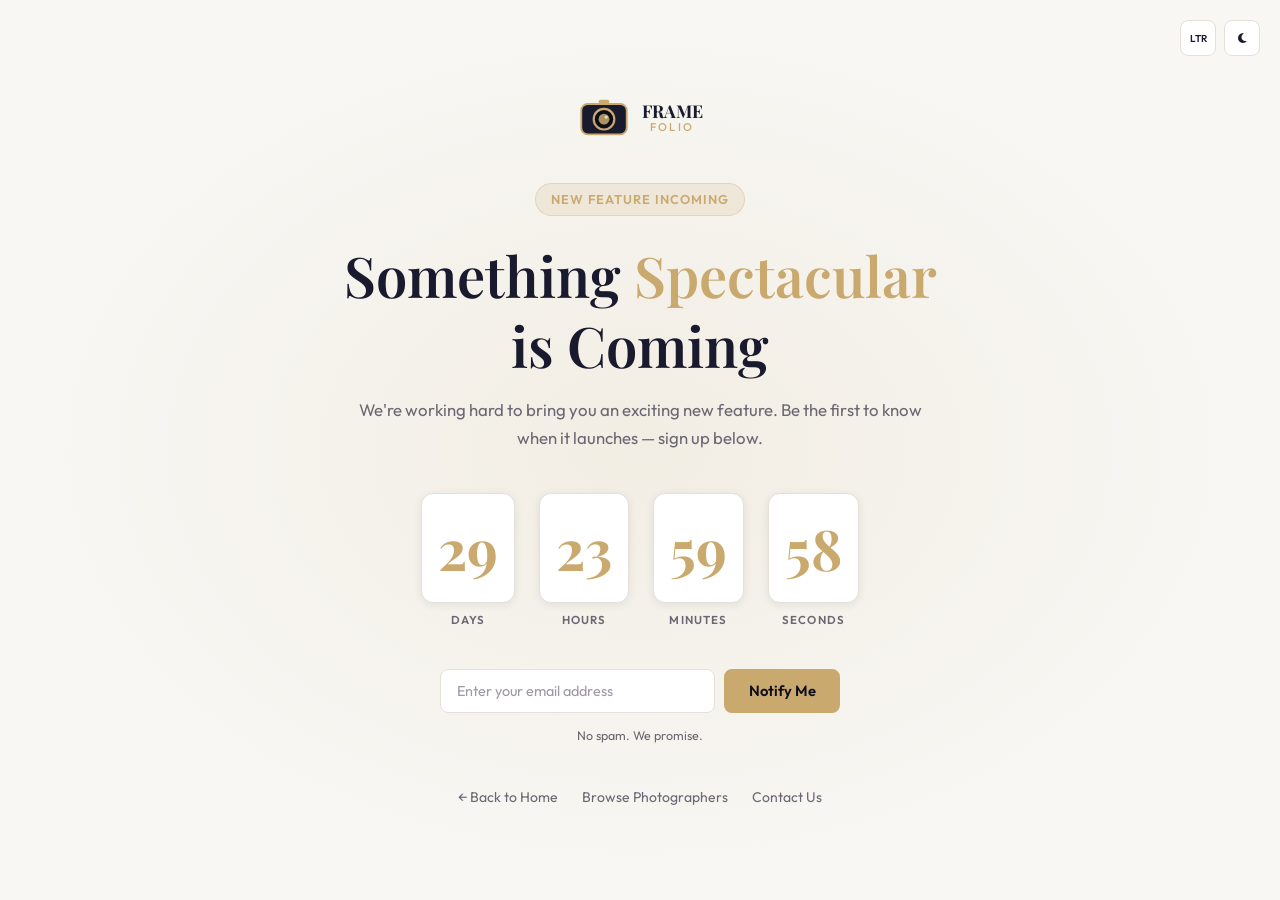
<file: coming-soon.html>
<!DOCTYPE html>
<html lang="en" id="root-html">
<head>
  <meta charset="UTF-8">
  <meta name="viewport" content="width=device-width, initial-scale=1.0">
  <meta name="description" content="FrameFolio is coming soon. Sign up to be notified when we launch new features.">
  <title>Coming Soon | FrameFolio</title>
  <link rel="icon" type="image/svg+xml" href="favicon.svg">
  <link rel="stylesheet" href="https://cdnjs.cloudflare.com/ajax/libs/font-awesome/6.5.1/css/all.min.css">
  <link rel="stylesheet" href="style.css">
</head>
<body>

<!-- Top Bar -->
<div class="coming-soon-topbar">
  <button onclick="toggleDir()" class="auth-toggle-btn" title="Toggle Direction">
    <span class="dir-label" style="font-size:0.625rem;font-weight:600;">LTR</span>
  </button>
  <button onclick="toggleTheme()" class="auth-toggle-btn" title="Toggle Theme" aria-label="Toggle dark mode">
    <span class="theme-icon-wrap">
      <svg xmlns="http://www.w3.org/2000/svg" width="16" height="16" viewBox="0 0 24 24" fill="none" stroke="currentColor" stroke-width="2" stroke-linecap="round" stroke-linejoin="round"><path d="M21 12.79A9 9 0 1 1 11.21 3 7 7 0 0 0 21 12.79z"/></svg>
    </span>
  </button>
</div>

<main class="coming-soon-page">
  <!-- Logo -->
  <div class="coming-soon-logo">
    <a href="index.html" title="Return to Home" aria-label="FrameFolio Home">
      <img src="logo.svg" alt="FrameFolio Logo" width="52" height="52">
      <div style="display:flex;flex-direction:column;line-height:1.1;">
        <span style="font-size:1.1rem;font-weight:700;color:var(--text);font-family:var(--font-serif);">FRAME</span>
        <span style="font-size:0.7rem;font-weight:500;color:var(--secondary);letter-spacing:0.2em;text-transform:uppercase;">FOLIO</span>
      </div>
    </a>
  </div>

  <div class="coming-soon-content">
    <div class="section-badge" style="background:rgba(201,169,110,0.15);border-color:rgba(201,169,110,0.3);margin:0 auto 1.5rem;">New Feature Incoming</div>
    <h1>Something <span>Spectacular</span><br>is Coming</h1>
    <p>We're working hard to bring you an exciting new feature. Be the first to know when it launches — sign up below.</p>

    <!-- Countdown -->
    <div class="countdown">
      <div class="countdown-item">
        <span class="countdown-num" id="cd-days">00</span>
        <span class="countdown-label">Days</span>
      </div>
      <div class="countdown-item">
        <span class="countdown-num" id="cd-hours">00</span>
        <span class="countdown-label">Hours</span>
      </div>
      <div class="countdown-item">
        <span class="countdown-num" id="cd-mins">00</span>
        <span class="countdown-label">Minutes</span>
      </div>
      <div class="countdown-item">
        <span class="countdown-num" id="cd-secs">00</span>
        <span class="countdown-label">Seconds</span>
      </div>
    </div>

    <!-- Newsletter -->
    <form onsubmit="event.preventDefault(); alert('You\'re on the list! We\'ll notify you at launch.'); this.reset();" class="coming-soon-form" id="notify-form">
      <input type="email" placeholder="Enter your email address" required aria-label="Email address">
      <button type="submit" class="btn btn-primary">Notify Me</button>
    </form>
    <p style="color:var(--text-muted);font-size:0.78rem;margin-top:0.75rem;font-weight:400;">No spam. We promise.</p>

    <!-- Links -->
    <div style="margin-top:2.5rem;display:flex;gap:1.5rem;justify-content:center;flex-wrap:wrap;">
      <a href="index.html" style="font-size:0.875rem;color:var(--text-muted);text-decoration:none;transition:color 0.2s;" onmouseover="this.style.color='var(--secondary)'" onmouseout="this.style.color='var(--text-muted)'">← Back to Home</a>
      <a href="browse.html" style="font-size:0.875rem;color:var(--text-muted);text-decoration:none;transition:color 0.2s;" onmouseover="this.style.color='var(--secondary)'" onmouseout="this.style.color='var(--text-muted)'">Browse Photographers</a>
      <a href="contact.html" style="font-size:0.875rem;color:var(--text-muted);text-decoration:none;transition:color 0.2s;" onmouseover="this.style.color='var(--secondary)'" onmouseout="this.style.color='var(--text-muted)'">Contact Us</a>
    </div>
  </div>
</main>

<script src="components.js"></script>
<script>
  document.addEventListener('DOMContentLoaded', function() {
    initAuthPage();
    // Count to 30 days from now
    const target = new Date();
    target.setDate(target.getDate() + 30);
    initCountdown(target.toISOString());
  });
</script>
</body>
</html>
</file>
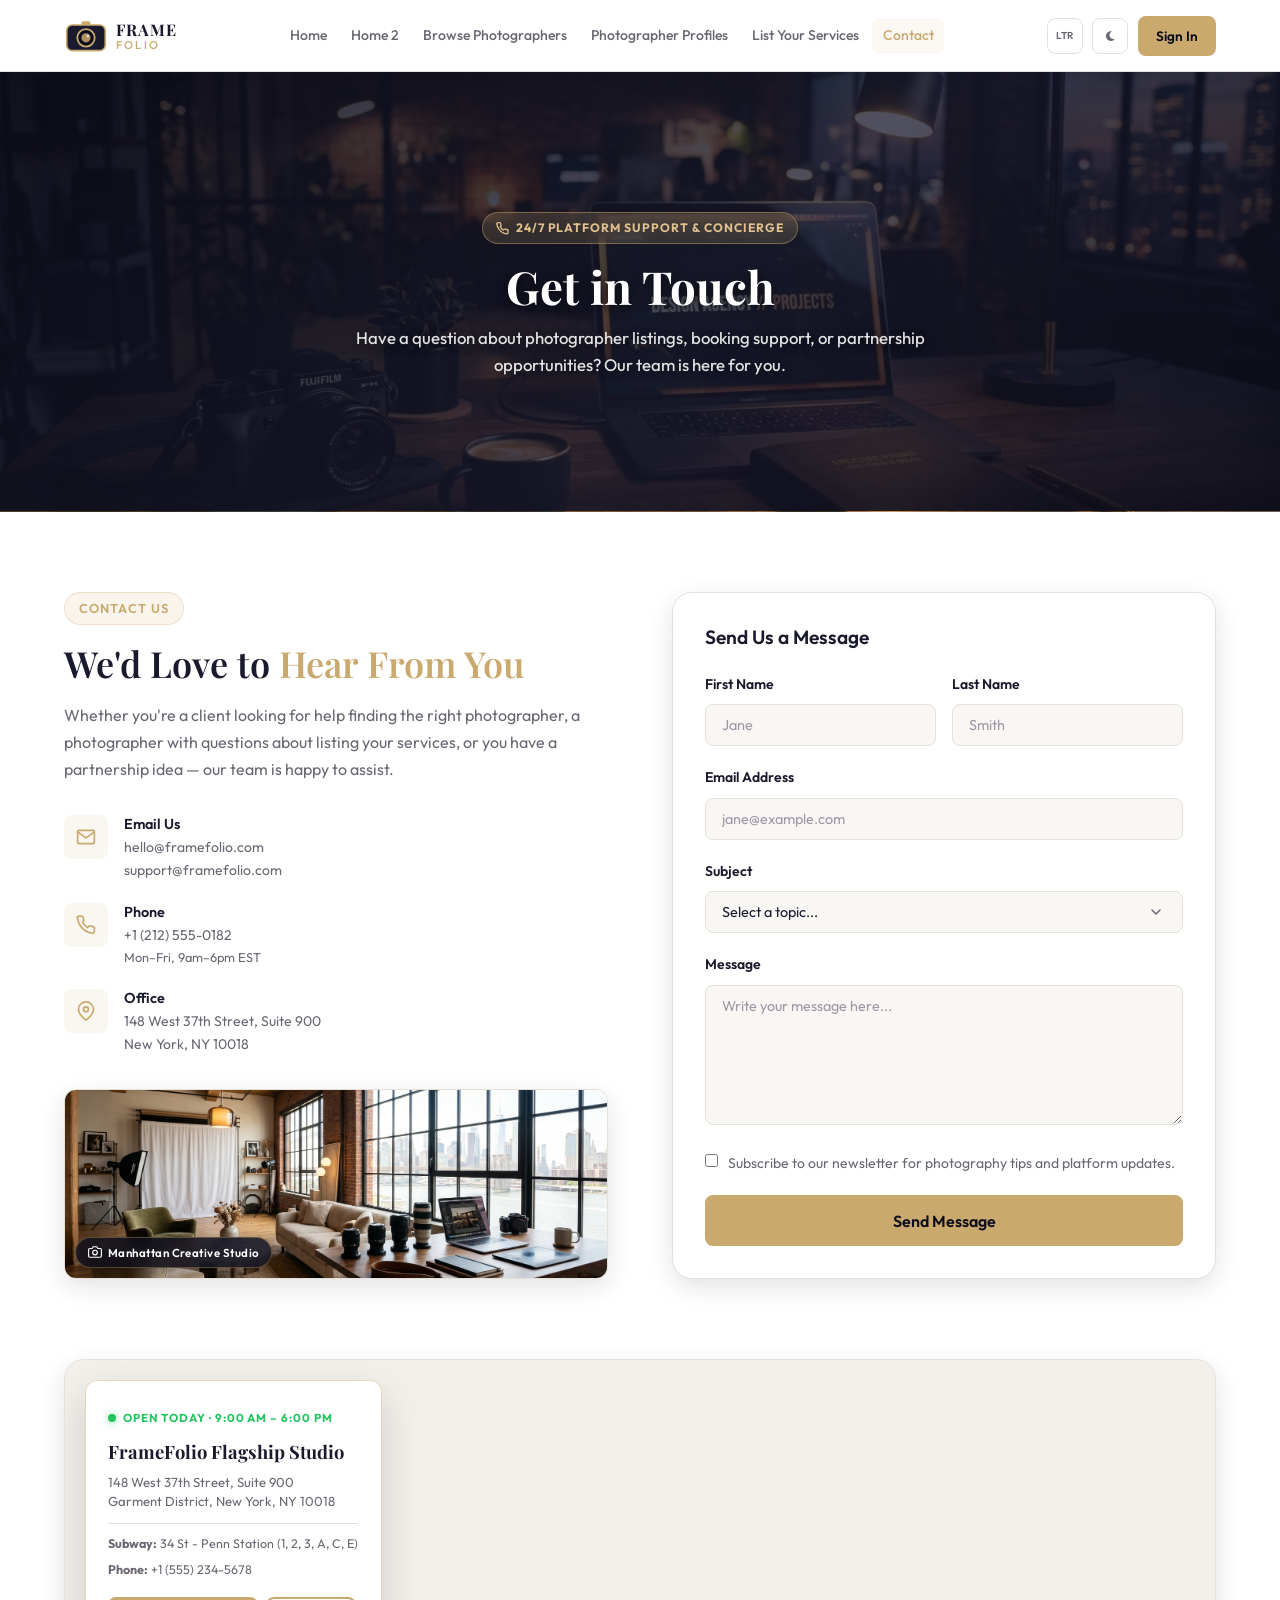
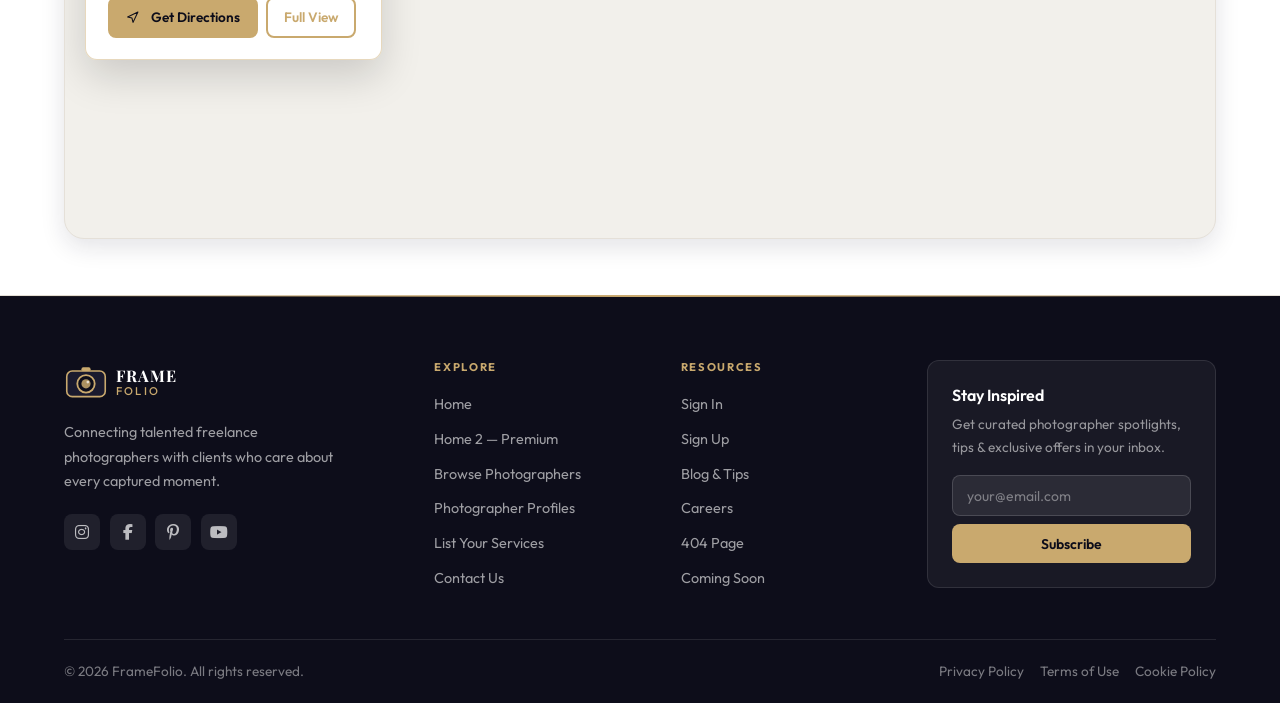
<file: contact.html>
<!DOCTYPE html>
<html lang="en" id="root-html">
<head>
  <meta charset="UTF-8">
  <meta name="viewport" content="width=device-width, initial-scale=1.0">
  <meta name="description" content="Get in touch with the FrameFolio team. We're here to help with photographer listings, client enquiries, and platform support.">
  <title>Contact Us | FrameFolio</title>
  <link rel="icon" type="image/svg+xml" href="favicon.svg">
  <link rel="stylesheet" href="https://cdnjs.cloudflare.com/ajax/libs/font-awesome/6.5.1/css/all.min.css">
  <link rel="stylesheet" href="style.css">
</head>
<body>

<div id="main-nav"></div>

<!-- ── Page Hero Banner ── -->
<div class="page-hero-banner hero-contact-banner">
  <div class="container">
    <div class="page-hero-banner-content">
      <div class="page-hero-badge">
        <svg xmlns="http://www.w3.org/2000/svg" width="13" height="13" viewBox="0 0 24 24" fill="none" stroke="currentColor" stroke-width="2.5" stroke-linecap="round" stroke-linejoin="round"><path d="M22 16.92v3a2 2 0 0 1-2.18 2 19.79 19.79 0 0 1-8.63-3.07A19.5 19.5 0 0 1 4.69 12a19.79 19.79 0 0 1-3.07-8.67A2 2 0 0 1 3.6 1.27h3a2 2 0 0 1 2 1.72c.127.96.361 1.903.7 2.81a2 2 0 0 1-.45 2.11L7.91 8.91a16 16 0 0 0 6 6l1.27-1.27a2 2 0 0 1 2.11-.45c.907.339 1.85.573 2.81.7A2 2 0 0 1 22 16.92z"/></svg>
        24/7 Platform Support & Concierge
      </div>
      <h1>Get in Touch</h1>
      <p>Have a question about photographer listings, booking support, or partnership opportunities? Our team is here for you.</p>
    </div>
  </div>
</div>

<!-- ── Contact Content ── -->
<section class="section">
  <div class="container">
    <div class="contact-layout">
      <!-- Info -->
      <div class="contact-info animate-on-scroll">
        <div class="section-badge">Contact Us</div>
        <h2>We'd Love to <span style="color:var(--secondary);">Hear From You</span></h2>
        <p>Whether you're a client looking for help finding the right photographer, a photographer with questions about listing your services, or you have a partnership idea — our team is happy to assist.</p>
        <div class="contact-detail-list">
          <div class="contact-detail-item">
            <div class="contact-detail-icon">
              <svg xmlns="http://www.w3.org/2000/svg" width="20" height="20" viewBox="0 0 24 24" fill="none" stroke="currentColor" stroke-width="2" stroke-linecap="round" stroke-linejoin="round"><path d="M4 4h16c1.1 0 2 .9 2 2v12c0 1.1-.9 2-2 2H4c-1.1 0-2-.9-2-2V6c0-1.1.9-2 2-2z"/><polyline points="22,6 12,13 2,6"/></svg>
            </div>
            <div class="contact-detail-text">
              <h4>Email Us</h4>
              <p>hello@framefolio.com</p>
              <p>support@framefolio.com</p>
            </div>
          </div>
          <div class="contact-detail-item">
            <div class="contact-detail-icon">
              <svg xmlns="http://www.w3.org/2000/svg" width="20" height="20" viewBox="0 0 24 24" fill="none" stroke="currentColor" stroke-width="2" stroke-linecap="round" stroke-linejoin="round"><path d="M22 16.92v3a2 2 0 0 1-2.18 2 19.79 19.79 0 0 1-8.63-3.07A19.5 19.5 0 0 1 4.69 12a19.79 19.79 0 0 1-3.07-8.67A2 2 0 0 1 3.6 1.27h3a2 2 0 0 1 2 1.72c.127.96.361 1.903.7 2.81a2 2 0 0 1-.45 2.11L7.91 8.91a16 16 0 0 0 6 6l1.27-1.27a2 2 0 0 1 2.11-.45c.907.339 1.85.573 2.81.7A2 2 0 0 1 22 16.92z"/></svg>
            </div>
            <div class="contact-detail-text">
              <h4>Phone</h4>
              <p>+1 (212) 555-0182</p>
              <p style="font-size:0.8rem;">Mon–Fri, 9am–6pm EST</p>
            </div>
          </div>
          <div class="contact-detail-item">
            <div class="contact-detail-icon">
              <svg xmlns="http://www.w3.org/2000/svg" width="20" height="20" viewBox="0 0 24 24" fill="none" stroke="currentColor" stroke-width="2" stroke-linecap="round" stroke-linejoin="round"><path d="M21 10c0 7-9 13-9 13s-9-6-9-13a9 9 0 0 1 18 0z"/><circle cx="12" cy="10" r="3"/></svg>
            </div>
            <div class="contact-detail-text">
              <h4>Office</h4>
              <p>148 West 37th Street, Suite 900</p>
              <p>New York, NY 10018</p>
            </div>
          </div>
        </div>

        <!-- Studio Loft Image -->
        <div class="contact-studio-card">
          <img src="assets/images/contact_studio_loft.jpg" alt="FrameFolio Midtown Manhattan Photography Studio Loft" loading="lazy">
          <div class="contact-studio-badge">
            <svg xmlns="http://www.w3.org/2000/svg" width="14" height="14" viewBox="0 0 24 24" fill="none" stroke="currentColor" stroke-width="2" stroke-linecap="round" stroke-linejoin="round"><path d="M23 19a2 2 0 0 1-2 2H3a2 2 0 0 1-2-2V8a2 2 0 0 1 2-2h4l2-3h6l2 3h4a2 2 0 0 1 2 2z"/><circle cx="12" cy="13" r="4"/></svg>
            <span>Manhattan Creative Studio</span>
          </div>
        </div>
      </div>

      <!-- Form -->
      <div class="animate-on-scroll" style="transition-delay:0.15s;">
        <div class="form-card">
          <h3 class="form-title">Send Us a Message</h3>
          <form onsubmit="event.preventDefault(); alert('Thank you for reaching out! We\'ll get back to you within 24 hours.'); this.reset();" id="contact-form">
            <div class="form-row">
              <div class="form-group">
                <label class="form-label" for="ct-first">First Name</label>
                <input type="text" id="ct-first" class="form-input" placeholder="Jane" required>
              </div>
              <div class="form-group">
                <label class="form-label" for="ct-last">Last Name</label>
                <input type="text" id="ct-last" class="form-input" placeholder="Smith" required>
              </div>
            </div>
            <div class="form-group">
              <label class="form-label" for="ct-email">Email Address</label>
              <input type="email" id="ct-email" class="form-input" placeholder="jane@example.com" required>
            </div>
            <div class="form-group">
              <label class="form-label" for="ct-subject">Subject</label>
              <select id="ct-subject" class="form-select">
                <option value="">Select a topic...</option>
                <option>I'm looking for a photographer</option>
                <option>I want to list my photography services</option>
                <option>Technical support</option>
                <option>Partnership or advertising</option>
                <option>Media & press inquiry</option>
                <option>Other</option>
              </select>
            </div>
            <div class="form-group">
              <label class="form-label" for="ct-message">Message</label>
              <textarea id="ct-message" class="form-textarea" style="min-height:140px;" placeholder="Write your message here..." required></textarea>
            </div>
            <div class="form-group">
              <div class="form-check">
                <input type="checkbox" id="ct-newsletter">
                <label for="ct-newsletter">Subscribe to our newsletter for photography tips and platform updates.</label>
              </div>
            </div>
            <button type="submit" class="btn btn-primary w-full btn-lg">Send Message</button>
          </form>
        </div>
      </div>
    </div>
  </div>
</section>

<!-- ── Live Interactive Map ── -->
<section class="section-sm" style="padding-top:0;">
  <div class="container">
    <div class="live-map-card">
      <iframe
        id="live-studio-map"
        class="live-map-iframe"
        title="FrameFolio Headquarters Location"
        src="https://maps.google.com/maps?q=148+West+37th+Street,+Suite+900,+New+York,+NY+10018&amp;t=&amp;z=15&amp;ie=UTF8&amp;iwloc=&amp;output=embed"
        allowfullscreen=""
        loading="lazy"
        referrerpolicy="no-referrer-when-downgrade">
      </iframe>

      <div class="live-map-overlay-card">
        <div class="live-map-status">
          <span class="live-map-status-dot"></span>
          <span>Open Today · 9:00 AM – 6:00 PM</span>
        </div>
        <div class="live-map-title">FrameFolio Flagship Studio</div>
        <div class="live-map-addr">
          148 West 37th Street, Suite 900<br>
          Garment District, New York, NY 10018
        </div>
        <div class="live-map-meta">
          <div><strong>Subway:</strong> 34 St - Penn Station (1, 2, 3, A, C, E)</div>
          <div><strong>Phone:</strong> +1 (555) 234-5678</div>
        </div>
        <div class="live-map-actions">
          <a href="https://maps.google.com/?q=148+West+37th+Street,+New+York,+NY+10018" target="_blank" rel="noopener noreferrer" class="btn btn-primary btn-sm">
            <svg xmlns="http://www.w3.org/2000/svg" width="13" height="13" viewBox="0 0 24 24" fill="none" stroke="currentColor" stroke-width="2" stroke-linecap="round" stroke-linejoin="round" style="margin-right:4px;"><polygon points="3 11 22 2 13 21 11 13 3 11"/></svg>
            Get Directions
          </a>
          <a href="https://maps.google.com/?q=148+West+37th+Street,+New+York,+NY+10018" target="_blank" rel="noopener noreferrer" class="btn btn-outline btn-sm">
            Full View
          </a>
        </div>
      </div>
    </div>
  </div>
</section>

<div id="main-footer"></div>
<script src="components.js"></script>
</body>
</html>
</file>
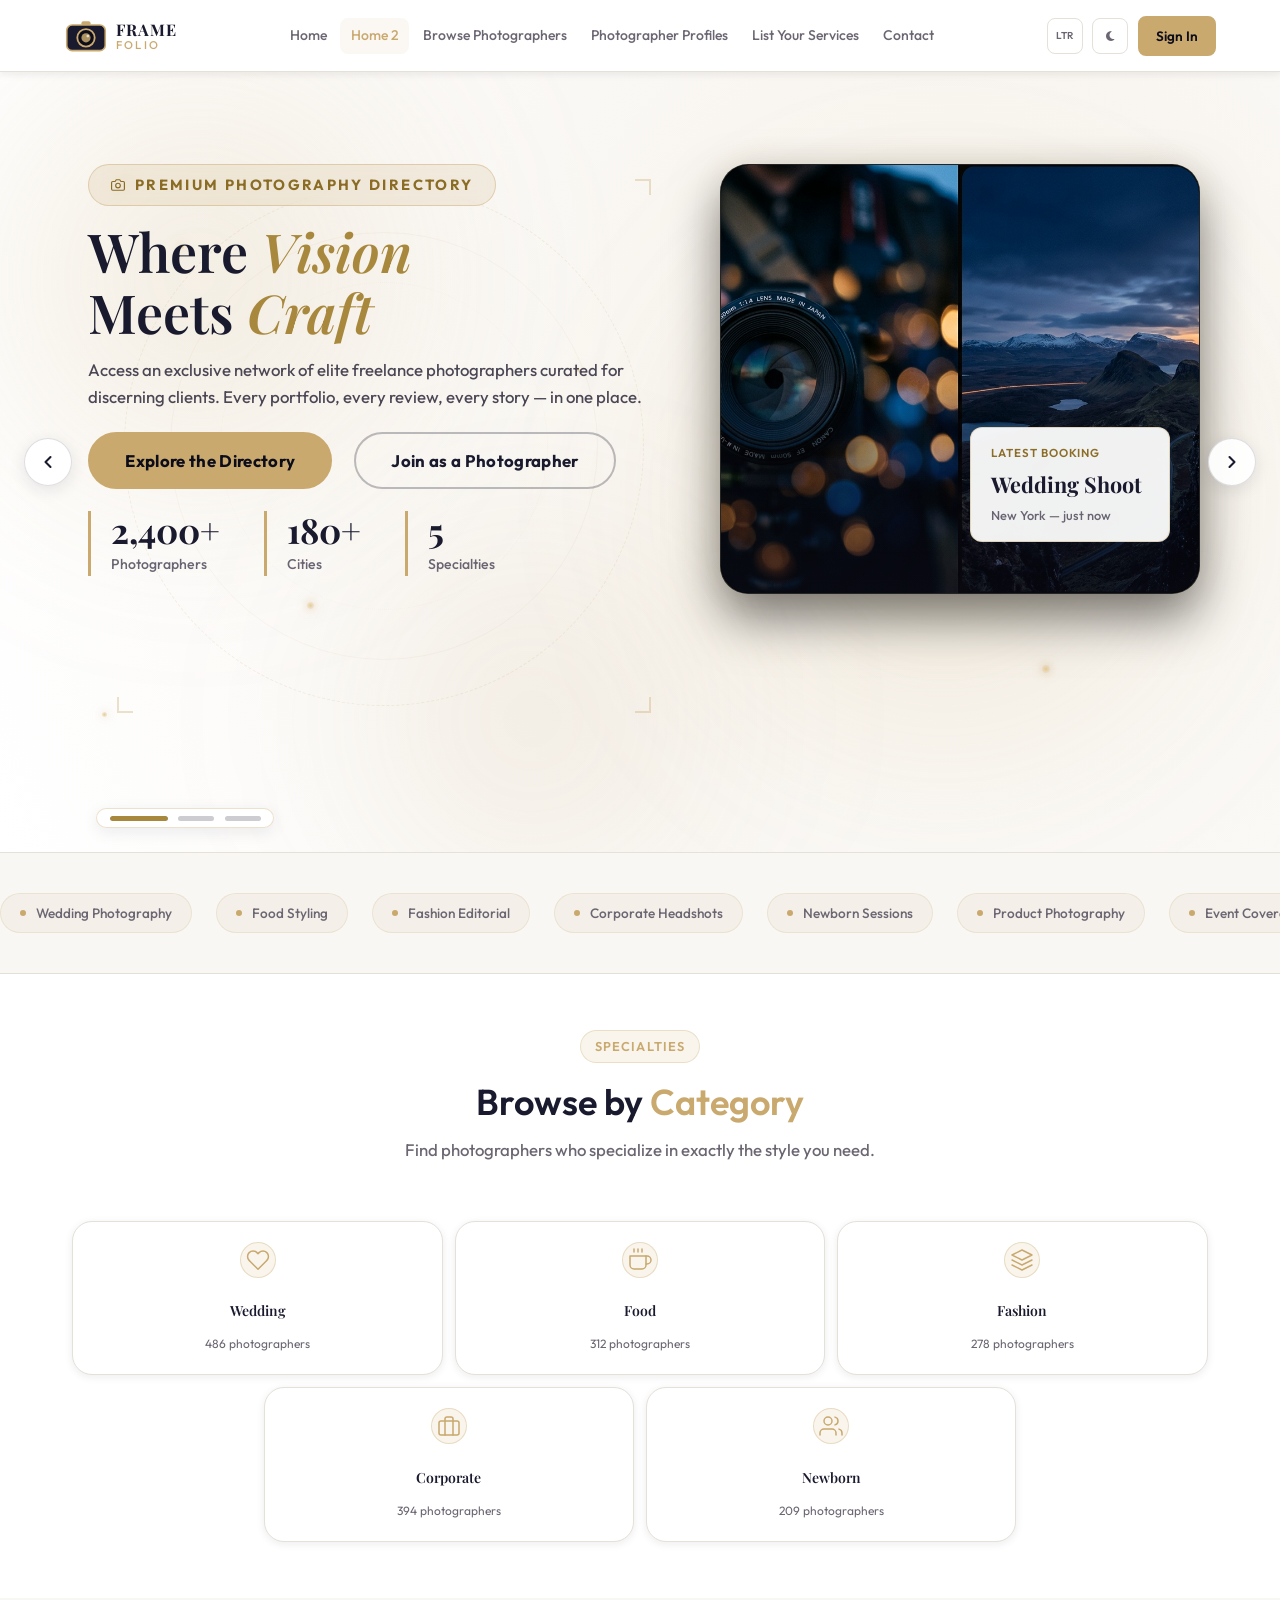
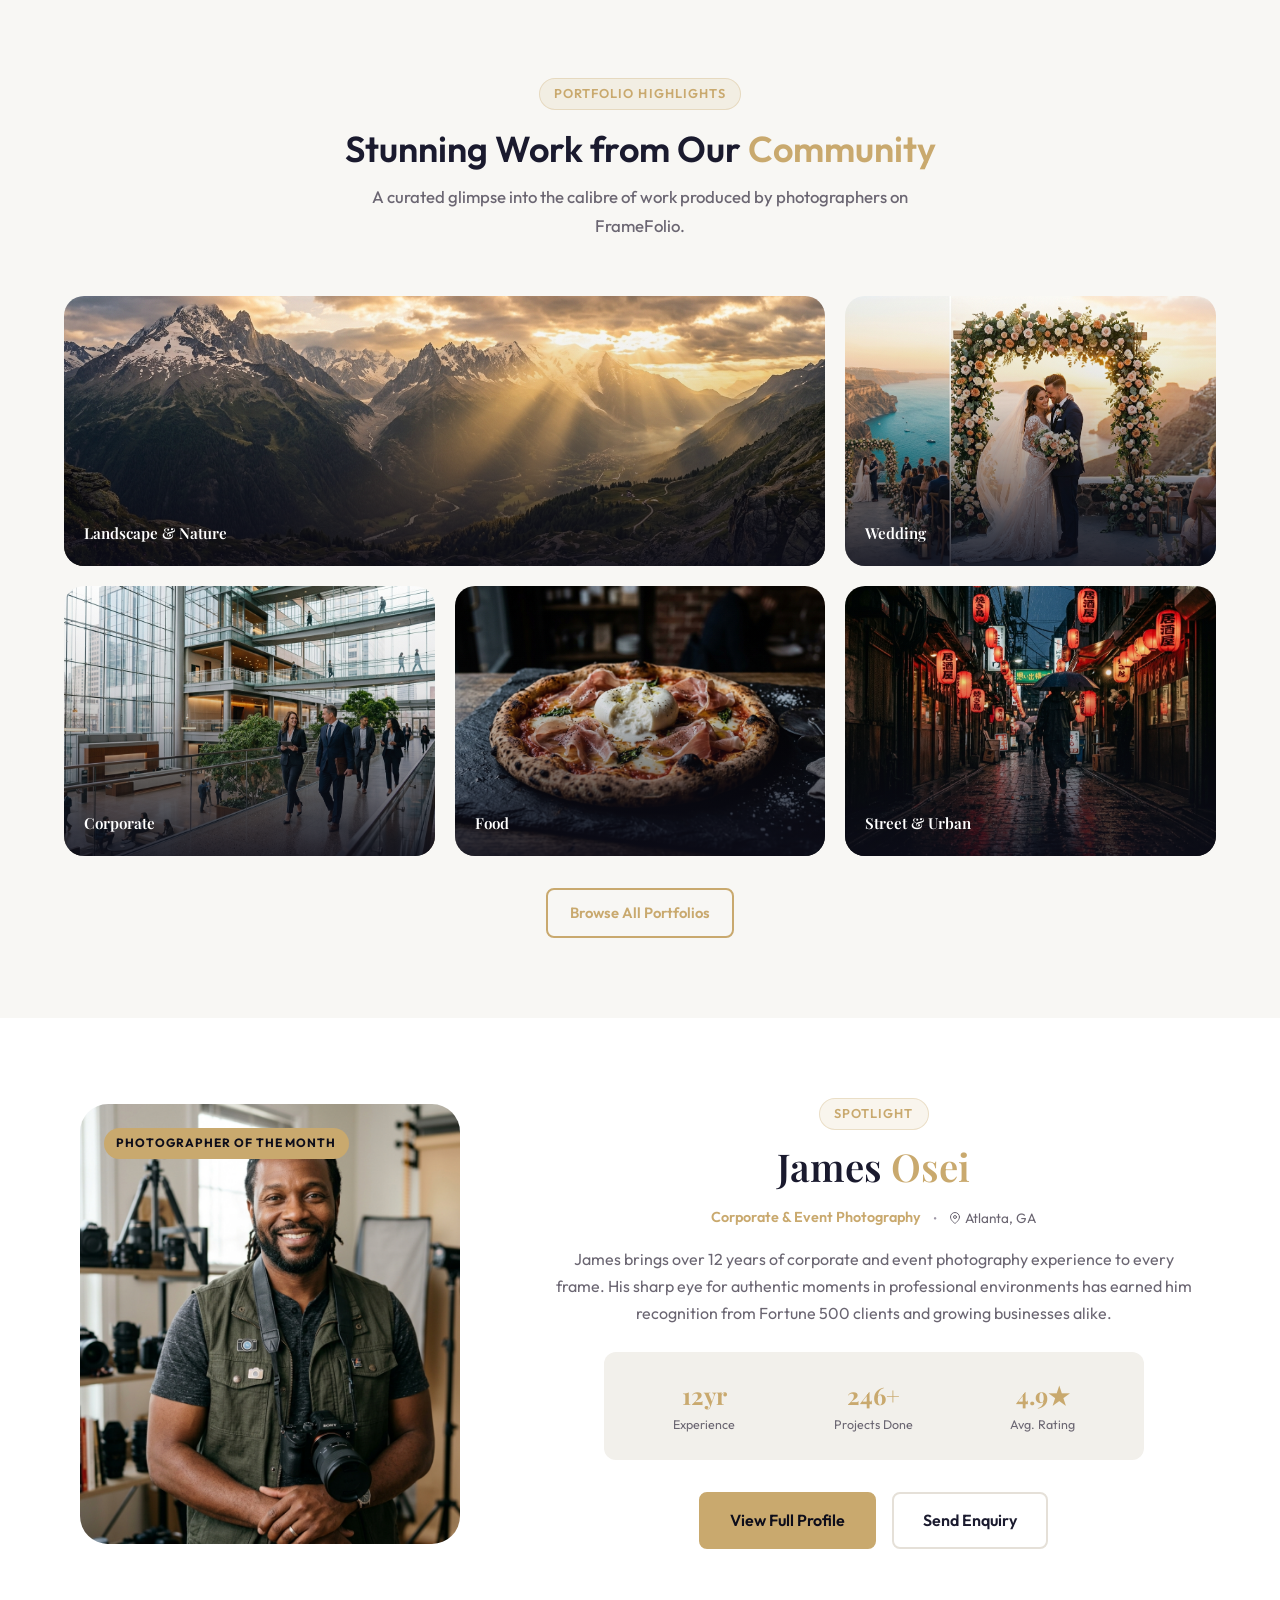
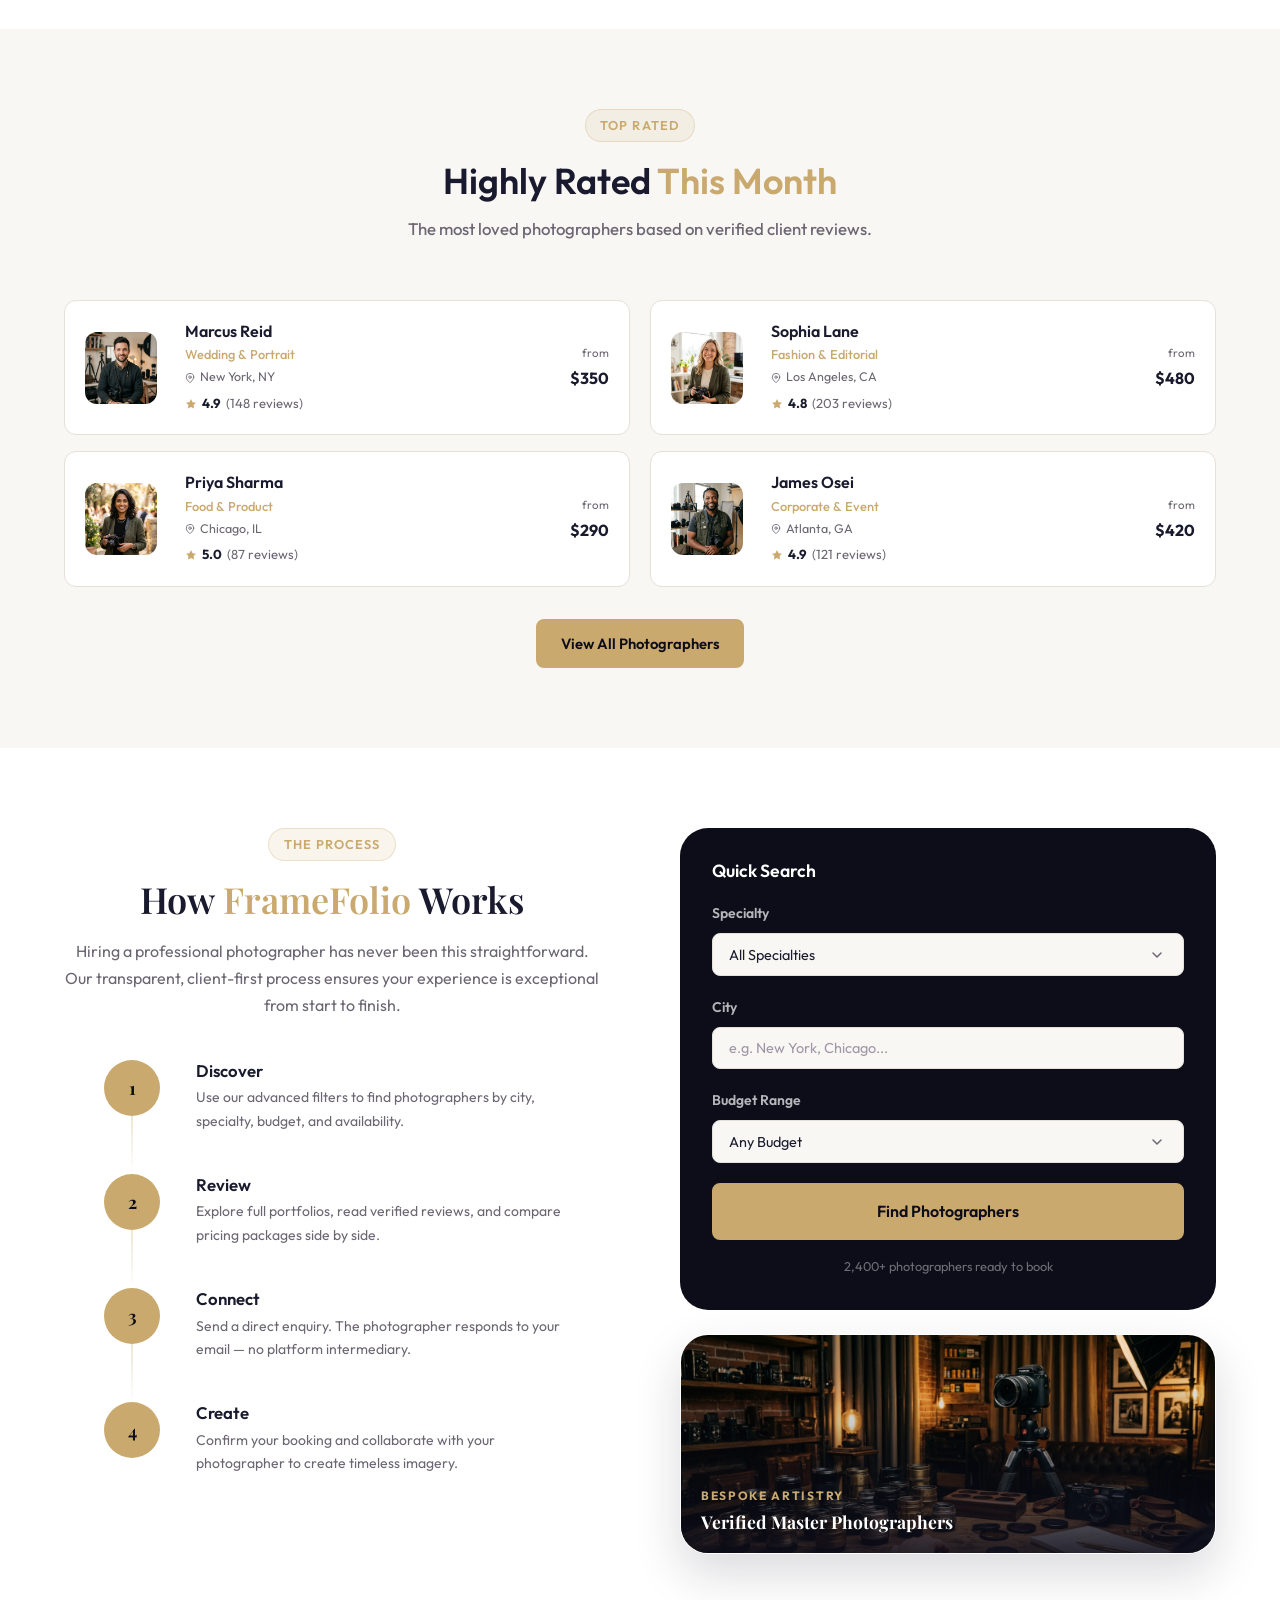
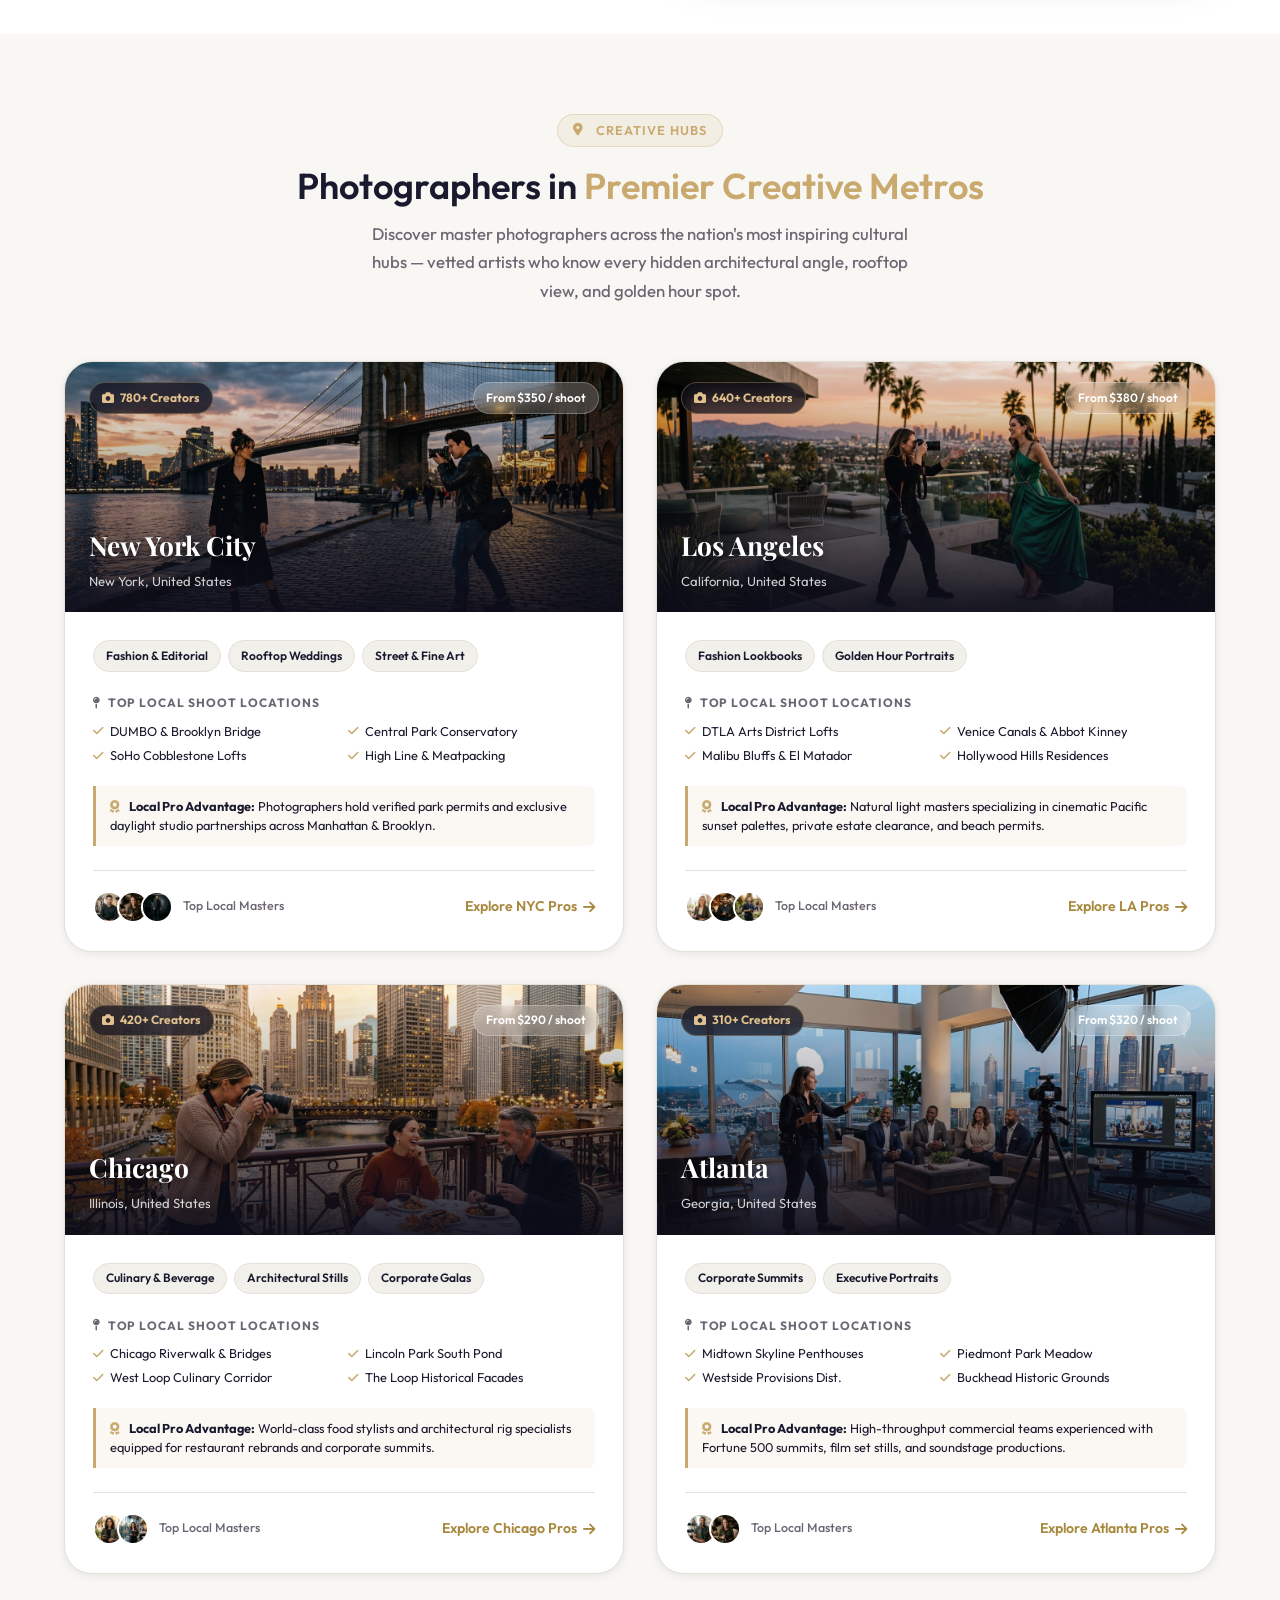
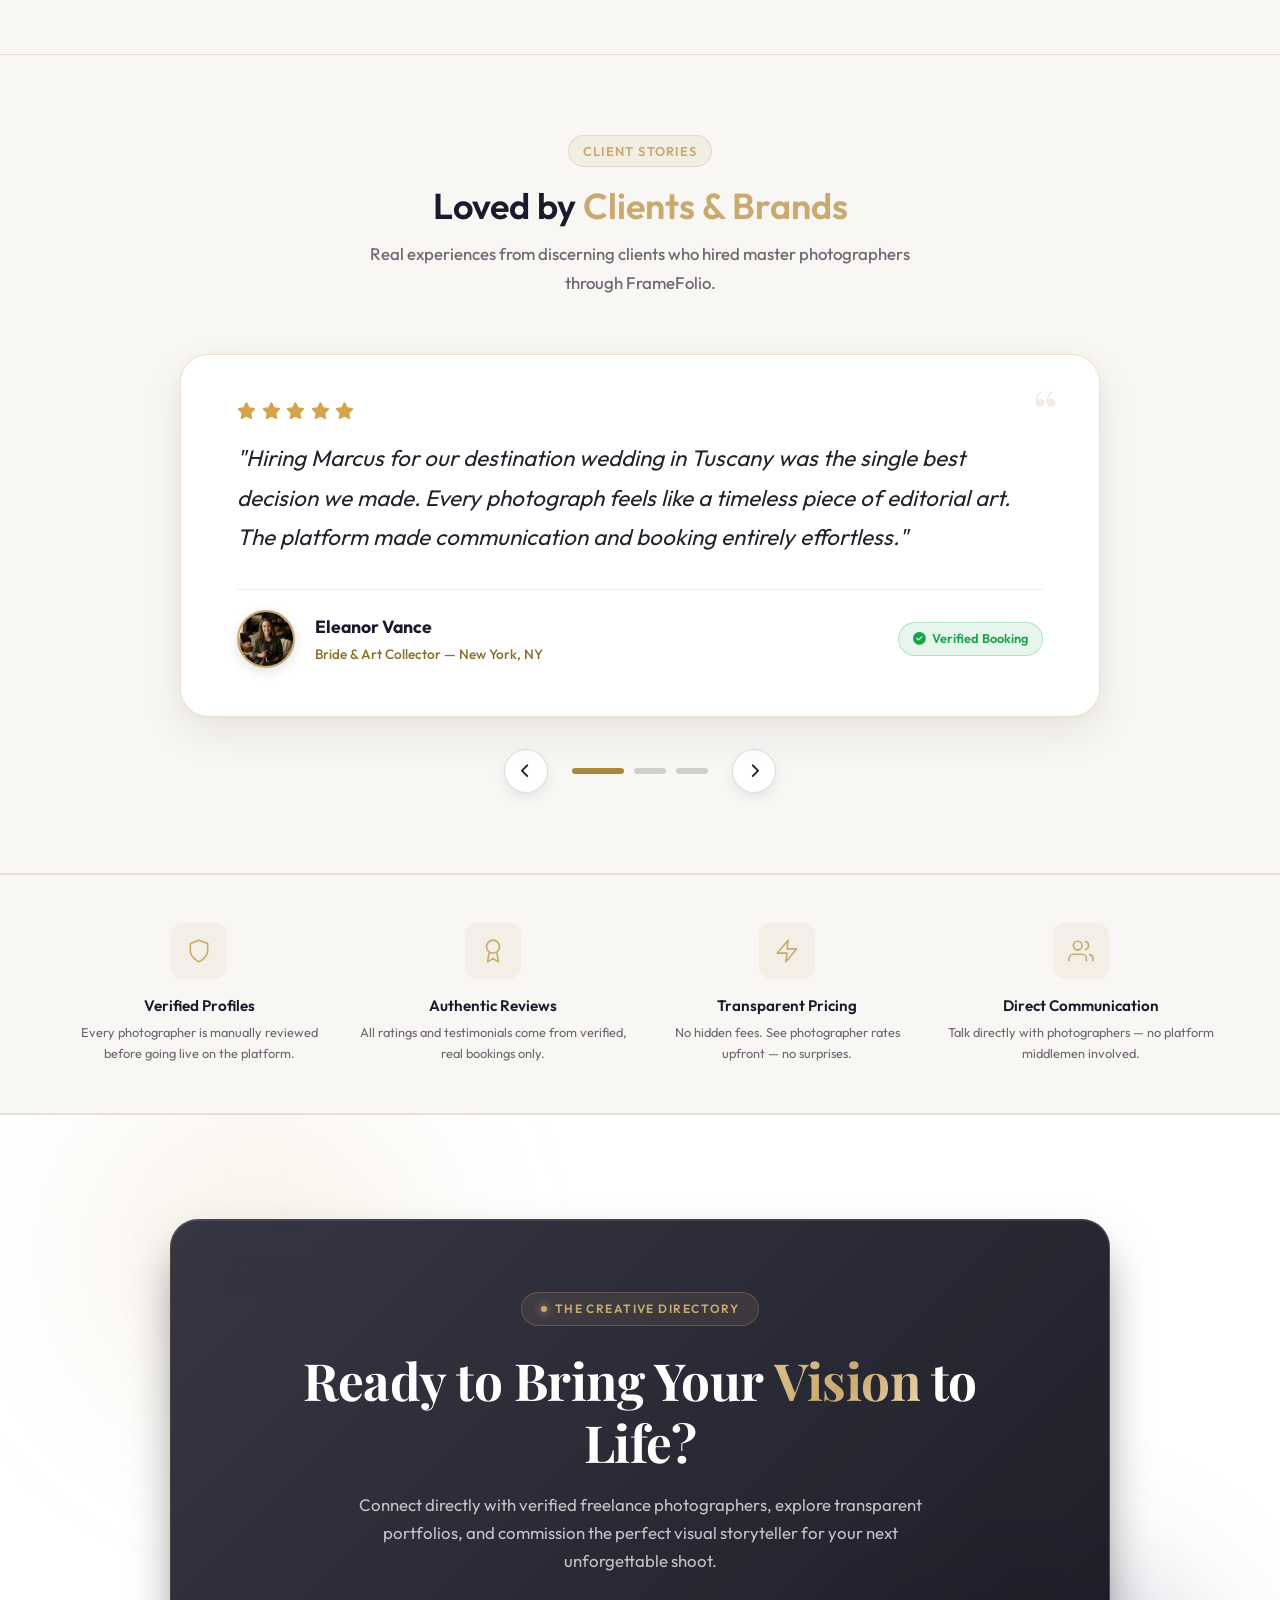
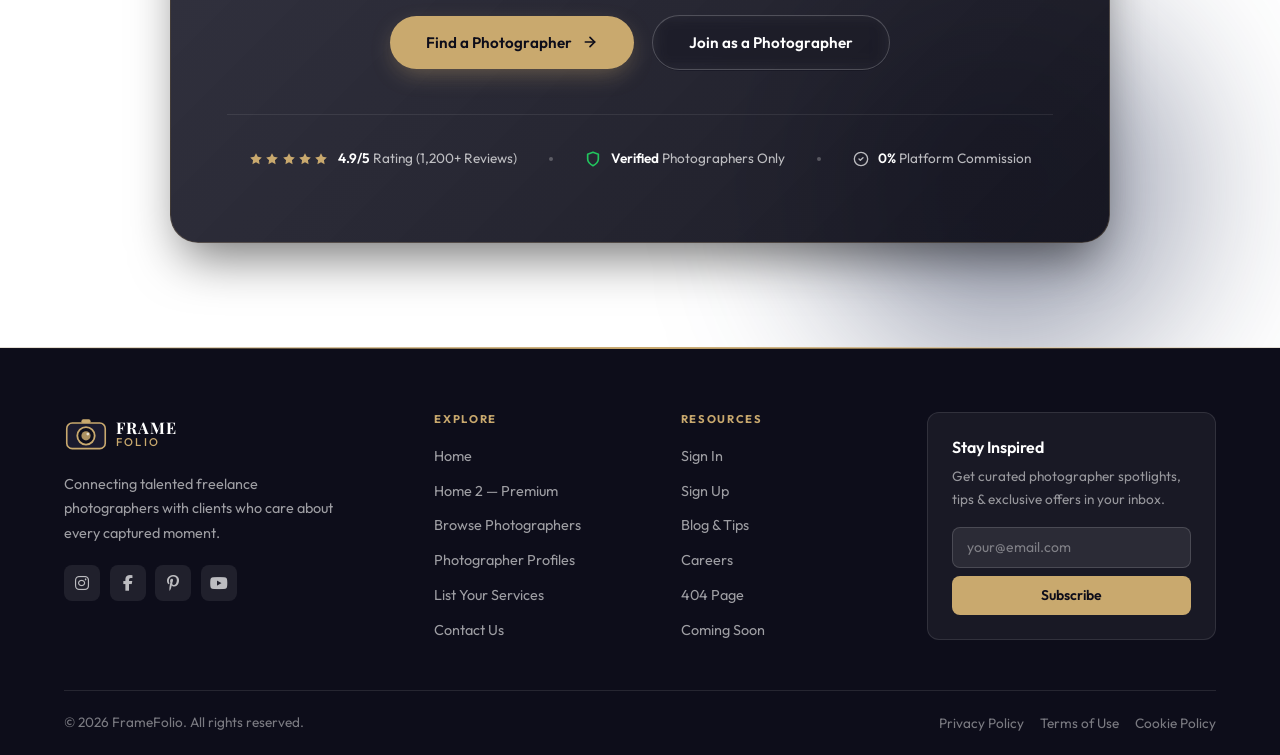
<file: home2.html>
<!DOCTYPE html>
<html lang="en" id="root-html">
<head>
  <meta charset="UTF-8">
  <meta name="viewport" content="width=device-width, initial-scale=1.0">
  <meta name="description" content="FrameFolio Premium — Discover elite freelance photographers. Our curated directory features the world's finest wedding, fashion, corporate, food, and newborn photographers.">
  <title>Home 2 — Premium | FrameFolio Photographer Directory</title>
  <link rel="icon" type="image/svg+xml" href="favicon.svg">
  <link rel="stylesheet" href="https://cdnjs.cloudflare.com/ajax/libs/font-awesome/6.5.1/css/all.min.css">
  <link rel="stylesheet" href="style.css?v=1.6">
  <style>
    /* Home 2 specific overrides */
    .marquee-wrapper { overflow: hidden; padding: 1rem 0; }
    .marquee-track {
      display: flex;
      gap: 1.5rem;
      animation: marquee 30s linear infinite;
      white-space: nowrap;
    }
    .marquee-track:hover { animation-play-state: paused; }
    @keyframes marquee { from { transform: translateX(0); } to { transform: translateX(-50%); } }
    .marquee-item {
      display: inline-flex;
      align-items: center;
      gap: 0.6rem;
      padding: 0.5rem 1.2rem;
      background: rgba(201,169,110,0.08);
      border: 1px solid rgba(201,169,110,0.2);
      border-radius: 50px;
      color: var(--text-muted);
      font-size: 0.85rem;
      font-weight: 500;
      flex-shrink: 0;
    }
    .marquee-dot { width: 6px; height: 6px; border-radius: 50%; background: var(--secondary); }
    /* Process timeline */
    .process-timeline {
      position: relative;
      display: flex;
      flex-direction: column;
      gap: 0;
    }
    .process-step {
      display: grid;
      grid-template-columns: 80px 1fr;
      gap: 1.5rem;
      position: relative;
    }
    .process-step-side {
      display: flex;
      flex-direction: column;
      align-items: center;
      gap: 0;
    }
    .process-num {
      width: 56px;
      height: 56px;
      border-radius: 50%;
      background: var(--secondary);
      color: var(--primary-dark);
      font-weight: 700;
      font-size: 1.1rem;
      font-family: var(--font-serif);
      display: flex;
      align-items: center;
      justify-content: center;
      flex-shrink: 0;
      z-index: 1;
    }
    .process-line {
      width: 2px;
      flex: 1;
      background: linear-gradient(to bottom, var(--secondary), transparent);
      opacity: 0.3;
      min-height: 40px;
    }
    .process-step:last-child .process-line { display: none; }
    .process-content {
      padding: 0 0 2.5rem 0;
    }
    .process-content h3 { font-size: 1.05rem; margin-bottom: 0.35rem; }
    .process-content p { font-size: 0.875rem; font-weight: 400; }
    /* Bento grid */
    .bento-grid {
      display: grid;
      grid-template-columns: repeat(3, 1fr);
      gap: 1.25rem;
    }
    .bento-cell {
      border-radius: var(--radius-lg);
      overflow: hidden;
      position: relative;
      height: 270px;
    }
    .bento-cell img { width: 100%; height: 100%; object-fit: cover; transition: transform 0.5s ease; }
    .bento-cell:hover img { transform: scale(1.05); }
    .bento-cell-1 { grid-column: span 2; }
    .bento-cell-2 { grid-column: span 1; }
    .bento-cell-3 { grid-column: span 1; }
    .bento-cell-4 { grid-column: span 1; }
    .bento-cell-5 { grid-column: span 1; }
    .bento-img-overlay {
      position: absolute;
      inset: 0;
      background: linear-gradient(to top, rgba(13,13,26,0.85) 0%, rgba(13,13,26,0.1) 60%, transparent 100%);
      display: flex;
      align-items: flex-end;
      padding: 1.25rem;
      transition: opacity var(--transition);
    }
    .bento-label { color: #fff; font-size: 0.95rem; font-weight: 600; font-family: var(--font-serif); }
    /* Photographer showcase cards — horizontal */
    .showcase-list { display: flex; flex-direction: column; gap: 1rem; }
    .showcase-card {
      display: grid;
      grid-template-columns: 80px 1fr auto;
      gap: 1.25rem;
      align-items: center;
      padding: 1.25rem;
      background: var(--bg-card);
      border: 1px solid var(--border);
      border-radius: var(--radius-md);
      transition: all var(--transition);
      cursor: pointer;
    }
    .showcase-card:hover { border-color: var(--secondary); box-shadow: var(--shadow-md); transform: translateX(4px); }
    .showcase-avatar { width: 72px; height: 72px; border-radius: var(--radius-md); object-fit: cover; }
    .showcase-info h3 { font-size: 1rem; margin-bottom: 0.2rem; }
    .showcase-info .spec { font-size: 0.8rem; color: var(--secondary); font-weight: 500; }
    .showcase-info .loc { font-size: 0.78rem; color: var(--text-muted); margin-top: 0.15rem; display: flex; align-items: center; gap: 0.3rem; font-weight: 400; }
    .showcase-rating { display: flex; align-items: center; gap: 0.3rem; font-size: 0.82rem; margin-top: 0.3rem; }
    /* Specialty Pills strip */
    .specialty-pills {
      display: flex;
      gap: 0.75rem;
      flex-wrap: wrap;
      justify-content: center;
    }
    .specialty-pill {
      display: flex;
      flex-direction: column;
      align-items: center;
      gap: 0.5rem;
      padding: 1.25rem 1.75rem;
      background: var(--bg-card);
      border: 1.5px solid var(--border);
      border-radius: var(--radius-lg);
      cursor: pointer;
      transition: all var(--transition);
      min-width: 120px;
      text-align: center;
      text-decoration: none;
    }
    .specialty-pill:hover { border-color: var(--secondary); background: rgba(201,169,110,0.05); transform: translateY(-3px); box-shadow: var(--shadow-md); }
    .specialty-pill-icon { color: var(--secondary); width: 36px; height: 36px; display: flex; align-items: center; justify-content: center; }
    .specialty-pill-name { font-size: 0.875rem; font-weight: 600; color: var(--text); }
    .specialty-pill-count { font-size: 0.75rem; color: var(--text-muted); font-weight: 400; }
    /* Guarantee strip */
    .guarantee-strip {
      display: grid;
      grid-template-columns: repeat(4, 1fr);
      gap: 1.5rem;
      padding: 3rem 0;
      text-align: center;
    }
    .guarantee-item { }
    .guarantee-icon {
      width: 56px;
      height: 56px;
      background: rgba(201,169,110,0.1);
      border-radius: var(--radius-md);
      display: flex;
      align-items: center;
      justify-content: center;
      margin: 0 auto 0.85rem;
      color: var(--secondary);
    }
    .guarantee-title { font-size: 0.95rem; font-weight: 600; margin-bottom: 0.3rem; }
    .guarantee-desc { font-size: 0.8rem; color: var(--text-muted); font-weight: 400; }
    .showcase-grid-wrapper {
      display: grid;
      grid-template-columns: 1fr 1fr;
      gap: 1.25rem;
    }
    .home2-process-grid {
      display: grid;
      grid-template-columns: 1fr 1fr;
      gap: 5rem;
      align-items: start;
    }
    @media (max-width: 1024px) {
      .bento-grid { grid-template-columns: repeat(2, 1fr); }
      .bento-cell-1 { grid-column: span 2; }
      .bento-cell-5 { grid-column: span 1; }
      .guarantee-strip { grid-template-columns: repeat(2, 1fr); }
    }
    @media (max-width: 768px) {
      .showcase-grid-wrapper { grid-template-columns: 1fr; gap: 1rem; }
      .home2-process-grid { grid-template-columns: 1fr; gap: 2.5rem; }
      .bento-grid { grid-template-columns: 1fr; }
      .bento-cell-1, .bento-cell-5 { grid-column: span 1; }
      .bento-cell { height: 220px; }
      .process-step { grid-template-columns: 56px 1fr; }
      .process-num { width: 44px; height: 44px; font-size: 0.9rem; }
      .guarantee-strip { grid-template-columns: repeat(2, 1fr); }
      .specialty-pills { gap: 0.5rem; }
      .specialty-pill { min-width: 100px; padding: 1rem 1.25rem; }
      .showcase-card { grid-template-columns: 60px 1fr auto; gap: 0.85rem; padding: 1rem; }
      .showcase-avatar { width: 56px; height: 56px; }
    }
    @media (max-width: 480px) {
      .showcase-card { grid-template-columns: 48px 1fr auto; gap: 0.65rem; padding: 0.75rem; }
      .showcase-avatar { width: 48px; height: 48px; }
      .showcase-info h3 { font-size: 0.9rem; }
      .showcase-info .spec { font-size: 0.75rem; }
    }
    @media (max-width: 400px) {
      .guarantee-strip { grid-template-columns: 1fr; }
      .specialty-pills { justify-content: flex-start; }
    }
  </style>
</head>
<body>

<div id="main-nav"></div>

<!-- ══════════════════════════════════════
     HERO — SPLIT SHOWCASE SLIDER (5s Auto-Rotate)
════════════════════════════════════════ -->
<section class="hero-home2-slider" id="hero-section" aria-label="Hero Showcase Slider">
  <!-- Ambient Photography Background Effects & Animations -->
  <div class="hero2-bg-effects" aria-hidden="true">
    <div class="hero2-ambient-glow glow-gold-1"></div>
    <div class="hero2-ambient-glow glow-gold-2"></div>
    <div class="hero2-ambient-glow glow-warm-3"></div>
    <div class="hero2-aperture-ring">
      <div class="aperture-crosshair ch-tl"></div>
      <div class="aperture-crosshair ch-tr"></div>
      <div class="aperture-crosshair ch-bl"></div>
      <div class="aperture-crosshair ch-br"></div>
    </div>
    <div class="hero2-light-shimmer"></div>
    <div class="hero2-particles">
      <span class="particle p1"></span>
      <span class="particle p2"></span>
      <span class="particle p3"></span>
      <span class="particle p4"></span>
      <span class="particle p5"></span>
      <span class="particle p6"></span>
      <span class="particle p7"></span>
    </div>
  </div>

  <div class="hero-slides-wrapper">

    <!-- Slide 1: Where Vision Meets Craft -->
    <div class="hero-slide active" data-slide="0">
      <div class="hero2-slide-split">
        <div class="hero2-left">
          <div class="hero2-content">
            <div class="hero-pretitle">
              <svg xmlns="http://www.w3.org/2000/svg" width="14" height="14" viewBox="0 0 24 24" fill="none" stroke="currentColor" stroke-width="2" stroke-linecap="round" stroke-linejoin="round"><path d="M23 19a2 2 0 0 1-2 2H3a2 2 0 0 1-2-2V8a2 2 0 0 1 2-2h4l2-3h6l2 3h4a2 2 0 0 1 2 2z"/><circle cx="12" cy="13" r="4"/></svg>
              Premium Photography Directory
            </div>
            <h1>Where <em>Vision</em><br>Meets <em>Craft</em></h1>
            <p>Access an exclusive network of elite freelance photographers curated for discerning clients. Every portfolio, every review, every story — in one place.</p>
            <div class="hero2-btns">
              <a href="browse.html" class="btn btn-primary btn-xl">Explore the Directory</a>
              <a href="list-services.html" class="btn btn-outline btn-xl">Join as a Photographer</a>
            </div>
            <div class="hero-stats">
              <div class="hero-stat">
                <div class="hero-stat-num" data-count="2400" data-suffix="+">2,400+</div>
                <div class="hero-stat-label">Photographers</div>
              </div>
              <div class="hero-stat">
                <div class="hero-stat-num" data-count="180" data-suffix="+">180+</div>
                <div class="hero-stat-label">Cities</div>
              </div>
              <div class="hero-stat">
                <div class="hero-stat-num" data-count="5" data-suffix="">5</div>
                <div class="hero-stat-label">Specialties</div>
              </div>
            </div>
          </div>
        </div>
        <div class="hero2-right">
          <img src="assets/images/home2_hero_cinematic_1790358657482.jpg" alt="Where Vision Meets Craft" loading="eager">
          <div class="hero2-right-overlay"></div>
          <div class="hero2-floating-card">
            <div class="hero2-floating-card-label">Latest Booking</div>
            <div class="hero2-floating-card-value">Wedding Shoot</div>
            <div class="hero2-floating-card-sub">New York — just now</div>
          </div>
        </div>
      </div>
    </div>

    <!-- Slide 2: Unveiling Artistry In Every Frame -->
    <div class="hero-slide" data-slide="1">
      <div class="hero2-slide-split">
        <div class="hero2-left">
          <div class="hero2-content">
            <div class="hero-pretitle">
              <svg xmlns="http://www.w3.org/2000/svg" width="14" height="14" viewBox="0 0 24 24" fill="none" stroke="currentColor" stroke-width="2" stroke-linecap="round" stroke-linejoin="round"><polygon points="12 2 2 7 12 12 22 7 12 2"/><polyline points="2 17 12 22 22 17"/><polyline points="2 12 12 17 22 12"/></svg>
              Curated Master Photographers
            </div>
            <h1>Unveiling Artistry In<br><em>Every Frame</em></h1>
            <p>Discover award-winning visual storytellers specializing in bespoke portraits, high-fashion editorials, and iconic lifestyle commissions.</p>
            <div class="hero2-btns">
              <a href="browse.html?specialty=fashion" class="btn btn-primary btn-xl">Browse Master Artists</a>
              <a href="browse.html" class="btn btn-outline btn-xl">Explore Portfolios</a>
            </div>
            <div class="hero-stats">
              <div class="hero-stat">
                <div class="hero-stat-num" data-count="480" data-suffix="+">480+</div>
                <div class="hero-stat-label">Master Artists</div>
              </div>
              <div class="hero-stat">
                <div class="hero-stat-num" data-count="15000" data-suffix="+">15,000+</div>
                <div class="hero-stat-label">Portfolios</div>
              </div>
              <div class="hero-stat">
                <div class="hero-stat-num" data-count="99" data-suffix="%">99%</div>
                <div class="hero-stat-label">5-Star Rating</div>
              </div>
            </div>
          </div>
        </div>
        <div class="hero2-right">
          <img src="assets/images/portfolio_gallery_1_1790358669044.jpg" alt="Unveiling Artistry In Every Frame" loading="lazy">
          <div class="hero2-right-overlay"></div>
          <div class="hero2-floating-card">
            <div class="hero2-floating-card-label">Featured Spotlight</div>
            <div class="hero2-floating-card-value">Fashion Editorial</div>
            <div class="hero2-floating-card-sub">Paris — Vogue Feature</div>
          </div>
        </div>
      </div>
    </div>

    <!-- Slide 3: Every Story Worth Remembering -->
    <div class="hero-slide" data-slide="2">
      <div class="hero2-slide-split">
        <div class="hero2-left">
          <div class="hero2-content">
            <div class="hero-pretitle">
              <svg xmlns="http://www.w3.org/2000/svg" width="14" height="14" viewBox="0 0 24 24" fill="none" stroke="currentColor" stroke-width="2" stroke-linecap="round" stroke-linejoin="round"><path d="M20.84 4.61a5.5 5.5 0 0 0-7.78 0L12 5.67l-1.06-1.06a5.5 5.5 0 0 0-7.78 7.78l1.06 1.06L12 21.23l7.78-7.78 1.06-1.06a5.5 5.5 0 0 0 0-7.78z"/></svg>
              Timeless Milestones & Celebrations
            </div>
            <h1>Every Story<br><em>Worth Remembering</em></h1>
            <p>Preserve your most precious life moments with world-class wedding, portrait, and documentary photographers across 180+ global cities.</p>
            <div class="hero2-btns">
              <a href="browse.html?specialty=wedding" class="btn btn-primary btn-xl">Find Wedding Visionaries</a>
              <a href="contact.html" class="btn btn-outline btn-xl">Inquire Today</a>
            </div>
            <div class="hero-stats">
              <div class="hero-stat">
                <div class="hero-stat-num" data-count="500" data-suffix="+">500+</div>
                <div class="hero-stat-label">Weddings</div>
              </div>
              <div class="hero-stat">
                <div class="hero-stat-num" data-count="98" data-suffix="%">98%</div>
                <div class="hero-stat-label">Satisfaction</div>
              </div>
              <div class="hero-stat">
                <div class="hero-stat-num" data-count="100" data-suffix="%">100%</div>
                <div class="hero-stat-label">Verified</div>
              </div>
            </div>
          </div>
        </div>
        <div class="hero2-right">
          <img src="assets/images/category_wedding_1790358499443.jpg" alt="Every Story Worth Remembering" loading="lazy">
          <div class="hero2-right-overlay"></div>
          <div class="hero2-floating-card">
            <div class="hero2-floating-card-label">Recent Commission</div>
            <div class="hero2-floating-card-value">Lake Como Estate</div>
            <div class="hero2-floating-card-sub">Italy — Private Album</div>
          </div>
        </div>
      </div>
    </div>

  </div>

  <!-- Navigation Arrows -->
  <button class="hero-nav-arrow hero-prev" aria-label="Previous slide" onclick="prevHeroSlide()">
    <svg xmlns="http://www.w3.org/2000/svg" width="20" height="20" viewBox="0 0 24 24" fill="none" stroke="currentColor" stroke-width="2.5" stroke-linecap="round" stroke-linejoin="round"><polyline points="15 18 9 12 15 6"/></svg>
  </button>
  <button class="hero-nav-arrow hero-next" aria-label="Next slide" onclick="nextHeroSlide()">
    <svg xmlns="http://www.w3.org/2000/svg" width="20" height="20" viewBox="0 0 24 24" fill="none" stroke="currentColor" stroke-width="2.5" stroke-linecap="round" stroke-linejoin="round"><polyline points="9 18 15 12 9 6"/></svg>
  </button>

  <!-- Slider Dot Indicators & Progress -->
  <div class="hero-slider-dots" role="tablist" aria-label="Hero slider pagination">
    <button class="hero-dot active" role="tab" aria-label="Slide 1" aria-selected="true" onclick="goToHeroSlide(0)"><span class="hero-dot-progress"></span></button>
    <button class="hero-dot" role="tab" aria-label="Slide 2" aria-selected="false" onclick="goToHeroSlide(1)"><span class="hero-dot-progress"></span></button>
    <button class="hero-dot" role="tab" aria-label="Slide 3" aria-selected="false" onclick="goToHeroSlide(2)"><span class="hero-dot-progress"></span></button>
  </div>
</section>

<!-- ══════════════════════════════════════
     SCROLLING MARQUEE SPECIALTY STRIP
════════════════════════════════════════ -->
<div style="background:var(--bg-alt);padding:1.5rem 0;border-top:1px solid var(--border);border-bottom:1px solid var(--border);">
  <div class="marquee-wrapper">
    <div class="marquee-track" id="marquee-track">
      <span class="marquee-item"><span class="marquee-dot"></span>Wedding Photography</span>
      <span class="marquee-item"><span class="marquee-dot"></span>Food Styling</span>
      <span class="marquee-item"><span class="marquee-dot"></span>Fashion Editorial</span>
      <span class="marquee-item"><span class="marquee-dot"></span>Corporate Headshots</span>
      <span class="marquee-item"><span class="marquee-dot"></span>Newborn Sessions</span>
      <span class="marquee-item"><span class="marquee-dot"></span>Product Photography</span>
      <span class="marquee-item"><span class="marquee-dot"></span>Event Coverage</span>
      <span class="marquee-item"><span class="marquee-dot"></span>Portrait Studio</span>
      <span class="marquee-item"><span class="marquee-dot"></span>Architecture Shoots</span>
      <span class="marquee-item"><span class="marquee-dot"></span>Real Estate Photography</span>
      <!-- Duplicate for seamless loop -->
      <span class="marquee-item"><span class="marquee-dot"></span>Wedding Photography</span>
      <span class="marquee-item"><span class="marquee-dot"></span>Food Styling</span>
      <span class="marquee-item"><span class="marquee-dot"></span>Fashion Editorial</span>
      <span class="marquee-item"><span class="marquee-dot"></span>Corporate Headshots</span>
      <span class="marquee-item"><span class="marquee-dot"></span>Newborn Sessions</span>
      <span class="marquee-item"><span class="marquee-dot"></span>Product Photography</span>
      <span class="marquee-item"><span class="marquee-dot"></span>Event Coverage</span>
      <span class="marquee-item"><span class="marquee-dot"></span>Portrait Studio</span>
      <span class="marquee-item"><span class="marquee-dot"></span>Architecture Shoots</span>
      <span class="marquee-item"><span class="marquee-dot"></span>Real Estate Photography</span>
    </div>
  </div>
</div>

<!-- ══════════════════════════════════════
     SPECIALTY PILLS
════════════════════════════════════════ -->
<section class="section-sm">
  <div class="container">
    <div class="section-header animate-on-scroll">
      <div class="section-badge">Specialties</div>
      <h2>Browse by <span style="color:var(--secondary);">Category</span></h2>
      <p>Find photographers who specialize in exactly the style you need.</p>
    </div>
    <div class="specialty-pills">
      <a href="browse.html?specialty=wedding" class="specialty-pill animate-on-scroll">
        <div class="specialty-pill-icon">
          <svg xmlns="http://www.w3.org/2000/svg" width="24" height="24" viewBox="0 0 24 24" fill="none" stroke="currentColor" stroke-width="1.5" stroke-linecap="round" stroke-linejoin="round"><path d="M20.84 4.61a5.5 5.5 0 0 0-7.78 0L12 5.67l-1.06-1.06a5.5 5.5 0 0 0-7.78 7.78l1.06 1.06L12 21.23l7.78-7.78 1.06-1.06a5.5 5.5 0 0 0 0-7.78z"/></svg>
        </div>
        <div class="specialty-pill-name">Wedding</div>
        <div class="specialty-pill-count">486 photographers</div>
      </a>
      <a href="browse.html?specialty=food" class="specialty-pill animate-on-scroll" style="transition-delay:0.05s;">
        <div class="specialty-pill-icon">
          <svg xmlns="http://www.w3.org/2000/svg" width="24" height="24" viewBox="0 0 24 24" fill="none" stroke="currentColor" stroke-width="1.5" stroke-linecap="round" stroke-linejoin="round"><path d="M18 8h1a4 4 0 0 1 0 8h-1"/><path d="M2 8h16v9a4 4 0 0 1-4 4H6a4 4 0 0 1-4-4V8z"/><line x1="6" y1="1" x2="6" y2="4"/><line x1="10" y1="1" x2="10" y2="4"/><line x1="14" y1="1" x2="14" y2="4"/></svg>
        </div>
        <div class="specialty-pill-name">Food</div>
        <div class="specialty-pill-count">312 photographers</div>
      </a>
      <a href="browse.html?specialty=fashion" class="specialty-pill animate-on-scroll" style="transition-delay:0.1s;">
        <div class="specialty-pill-icon">
          <svg xmlns="http://www.w3.org/2000/svg" width="24" height="24" viewBox="0 0 24 24" fill="none" stroke="currentColor" stroke-width="1.5" stroke-linecap="round" stroke-linejoin="round"><polygon points="12 2 2 7 12 12 22 7 12 2"/><polyline points="2 17 12 22 22 17"/><polyline points="2 12 12 17 22 12"/></svg>
        </div>
        <div class="specialty-pill-name">Fashion</div>
        <div class="specialty-pill-count">278 photographers</div>
      </a>
      <a href="browse.html?specialty=corporate" class="specialty-pill animate-on-scroll" style="transition-delay:0.15s;">
        <div class="specialty-pill-icon">
          <svg xmlns="http://www.w3.org/2000/svg" width="24" height="24" viewBox="0 0 24 24" fill="none" stroke="currentColor" stroke-width="1.5" stroke-linecap="round" stroke-linejoin="round"><rect x="2" y="7" width="20" height="14" rx="2" ry="2"/><path d="M16 21V5a2 2 0 0 0-2-2h-4a2 2 0 0 0-2 2v16"/></svg>
        </div>
        <div class="specialty-pill-name">Corporate</div>
        <div class="specialty-pill-count">394 photographers</div>
      </a>
      <a href="browse.html?specialty=newborn" class="specialty-pill animate-on-scroll" style="transition-delay:0.2s;">
        <div class="specialty-pill-icon">
          <svg xmlns="http://www.w3.org/2000/svg" width="24" height="24" viewBox="0 0 24 24" fill="none" stroke="currentColor" stroke-width="1.5" stroke-linecap="round" stroke-linejoin="round"><path d="M17 21v-2a4 4 0 0 0-4-4H5a4 4 0 0 0-4 4v2"/><circle cx="9" cy="7" r="4"/><path d="M23 21v-2a4 4 0 0 0-3-3.87"/><path d="M16 3.13a4 4 0 0 1 0 7.75"/></svg>
        </div>
        <div class="specialty-pill-name">Newborn</div>
        <div class="specialty-pill-count">209 photographers</div>
      </a>
    </div>
  </div>
</section>

<!-- ══════════════════════════════════════
     BENTO GALLERY GRID
════════════════════════════════════════ -->
<section class="section" style="background:var(--bg-alt);">
  <div class="container">
    <div class="section-header animate-on-scroll">
      <div class="section-badge">Portfolio Highlights</div>
      <h2>Stunning Work from Our <span style="color:var(--secondary);">Community</span></h2>
      <p>A curated glimpse into the calibre of work produced by photographers on FrameFolio.</p>
    </div>
    <div class="bento-grid">
      <div class="bento-cell bento-cell-1 animate-on-scroll">
        <img src="assets/images/home2_cat_landscape.jpg" alt="Landscape photography portfolio" loading="lazy">
        <div class="bento-img-overlay"><span class="bento-label">Landscape & Nature</span></div>
      </div>
      <div class="bento-cell bento-cell-2 animate-on-scroll" style="transition-delay:0.05s;">
        <img src="assets/images/home2_cat_wedding.jpg" alt="Wedding photography" loading="lazy">
        <div class="bento-img-overlay"><span class="bento-label">Wedding</span></div>
      </div>
      <div class="bento-cell bento-cell-3 animate-on-scroll" style="transition-delay:0.1s;">
        <img src="assets/images/home2_cat_corporate.jpg" alt="Corporate photography" loading="lazy">
        <div class="bento-img-overlay"><span class="bento-label">Corporate</span></div>
      </div>
      <div class="bento-cell bento-cell-4 animate-on-scroll" style="transition-delay:0.15s;">
        <img src="assets/images/home2_cat_food.jpg" alt="Food photography" loading="lazy">
        <div class="bento-img-overlay"><span class="bento-label">Food</span></div>
      </div>
      <div class="bento-cell bento-cell-5 animate-on-scroll" style="transition-delay:0.2s;">
        <img src="assets/images/home2_cat_street.jpg" alt="Street photography" loading="lazy">
        <div class="bento-img-overlay"><span class="bento-label">Street & Urban</span></div>
      </div>
    </div>
    <div style="text-align:center;margin-top:2rem;">
      <a href="browse.html" class="btn btn-outline">Browse All Portfolios</a>
    </div>
  </div>
</section>

<!-- ══════════════════════════════════════
     FEATURED PHOTOGRAPHER (PREMIUM)
════════════════════════════════════════ -->
<section class="section">
  <div class="container">
    <div class="featured-photographer">
      <div class="featured-photographer-img animate-on-scroll">
        <img src="assets/images/photographer_profile_4_1790358735055.jpg" alt="Featured Photographer — James Osei" loading="lazy">
        <div class="featured-photographer-badge">Photographer of the Month</div>
      </div>
      <div class="featured-photographer-content animate-on-scroll" style="transition-delay:0.15s;text-align:center;">
        <div class="section-badge" style="margin:0 auto 0.75rem auto;display:inline-flex;">Spotlight</div>
        <h2 style="text-align:center;">James <span style="color:var(--secondary);">Osei</span></h2>
        <div style="display:flex;align-items:center;justify-content:center;gap:0.75rem;margin-bottom:1rem;flex-wrap:wrap;">
          <span style="color:var(--secondary);font-weight:600;font-size:0.9rem;">Corporate & Event Photography</span>
          <span style="color:var(--text-light);font-size:0.8rem;">•</span>
          <span style="display:flex;align-items:center;gap:0.3rem;font-size:0.85rem;color:var(--text-muted);">
            <svg xmlns="http://www.w3.org/2000/svg" width="12" height="12" viewBox="0 0 24 24" fill="none" stroke="currentColor" stroke-width="2" stroke-linecap="round" stroke-linejoin="round"><path d="M21 10c0 7-9 13-9 13s-9-6-9-13a9 9 0 0 1 18 0z"/><circle cx="12" cy="10" r="3"/></svg>
            Atlanta, GA
          </span>
        </div>
        <p style="text-align:center;max-width:640px;margin:0 auto 1.5rem auto;">James brings over 12 years of corporate and event photography experience to every frame. His sharp eye for authentic moments in professional environments has earned him recognition from Fortune 500 clients and growing businesses alike.</p>
        <div class="featured-photographer-stats" style="max-width:540px;margin-left:auto;margin-right:auto;">
          <div class="featured-stat">
            <div class="featured-stat-num" data-count="12" data-suffix="yr">12yr</div>
            <div class="featured-stat-label">Experience</div>
          </div>
          <div class="featured-stat">
            <div class="featured-stat-num" data-count="340" data-suffix="+">340+</div>
            <div class="featured-stat-label">Projects Done</div>
          </div>
          <div class="featured-stat">
            <div class="featured-stat-num">4.9★</div>
            <div class="featured-stat-label">Avg. Rating</div>
          </div>
        </div>
        <div style="display:flex;gap:1rem;justify-content:center;flex-wrap:wrap;">
          <a href="photographer-profile.html" class="btn btn-primary btn-lg">View Full Profile</a>
          <a href="photographer-profile.html#enquiry" class="btn btn-secondary btn-lg">Send Enquiry</a>
        </div>
      </div>
    </div>
  </div>
</section>

<!-- ══════════════════════════════════════
     TOP PHOTOGRAPHERS — HORIZONTAL LIST
════════════════════════════════════════ -->
<section class="section" style="background:var(--bg-alt);">
  <div class="container">
    <div class="section-header animate-on-scroll">
      <div class="section-badge">Top Rated</div>
      <h2>Highly Rated <span style="color:var(--secondary);">This Month</span></h2>
      <p>The most loved photographers based on verified client reviews.</p>
    </div>
    <div class="showcase-grid-wrapper animate-on-scroll">
      <div class="showcase-list">
        <a href="photographer-profile.html" class="showcase-card">
          <img src="assets/images/photographer_profile_1_1790358603844.jpg" alt="Marcus Reid" class="showcase-avatar" loading="lazy">
          <div class="showcase-info">
            <h3>Marcus Reid</h3>
            <div class="spec">Wedding & Portrait</div>
            <div class="loc">
              <svg xmlns="http://www.w3.org/2000/svg" width="10" height="10" viewBox="0 0 24 24" fill="none" stroke="currentColor" stroke-width="2" stroke-linecap="round" stroke-linejoin="round"><path d="M21 10c0 7-9 13-9 13s-9-6-9-13a9 9 0 0 1 18 0z"/><circle cx="12" cy="10" r="3"/></svg>
              New York, NY
            </div>
            <div class="showcase-rating">
              <svg xmlns="http://www.w3.org/2000/svg" width="12" height="12" viewBox="0 0 24 24" fill="var(--secondary)" stroke="none"><polygon points="12 2 15.09 8.26 22 9.27 17 14.14 18.18 21.02 12 17.77 5.82 21.02 7 14.14 2 9.27 8.91 8.26 12 2"/></svg>
              <strong>4.9</strong> <span style="color:var(--text-muted);">(148 reviews)</span>
            </div>
          </div>
          <div style="text-align:right;flex-shrink:0;">
            <div style="font-size:0.72rem;color:var(--text-muted);margin-bottom:0.2rem;font-weight:400;">from</div>
            <div style="font-weight:700;font-size:1rem;">$350</div>
          </div>
        </a>
        <a href="photographer-profile.html" class="showcase-card">
          <img src="assets/images/photographer_profile_3_1790358629197.jpg" alt="Priya Sharma" class="showcase-avatar" loading="lazy">
          <div class="showcase-info">
            <h3>Priya Sharma</h3>
            <div class="spec">Food & Product</div>
            <div class="loc">
              <svg xmlns="http://www.w3.org/2000/svg" width="10" height="10" viewBox="0 0 24 24" fill="none" stroke="currentColor" stroke-width="2" stroke-linecap="round" stroke-linejoin="round"><path d="M21 10c0 7-9 13-9 13s-9-6-9-13a9 9 0 0 1 18 0z"/><circle cx="12" cy="10" r="3"/></svg>
              Chicago, IL
            </div>
            <div class="showcase-rating">
              <svg xmlns="http://www.w3.org/2000/svg" width="12" height="12" viewBox="0 0 24 24" fill="var(--secondary)" stroke="none"><polygon points="12 2 15.09 8.26 22 9.27 17 14.14 18.18 21.02 12 17.77 5.82 21.02 7 14.14 2 9.27 8.91 8.26 12 2"/></svg>
              <strong>5.0</strong> <span style="color:var(--text-muted);">(87 reviews)</span>
            </div>
          </div>
          <div style="text-align:right;flex-shrink:0;">
            <div style="font-size:0.72rem;color:var(--text-muted);margin-bottom:0.2rem;font-weight:400;">from</div>
            <div style="font-weight:700;font-size:1rem;">$290</div>
          </div>
        </a>
      </div>
      <div class="showcase-list">
        <a href="photographer-profile.html" class="showcase-card">
          <img src="assets/images/photographer_profile_2_1790358617166.jpg" alt="Sophia Lane" class="showcase-avatar" loading="lazy">
          <div class="showcase-info">
            <h3>Sophia Lane</h3>
            <div class="spec">Fashion & Editorial</div>
            <div class="loc">
              <svg xmlns="http://www.w3.org/2000/svg" width="10" height="10" viewBox="0 0 24 24" fill="none" stroke="currentColor" stroke-width="2" stroke-linecap="round" stroke-linejoin="round"><path d="M21 10c0 7-9 13-9 13s-9-6-9-13a9 9 0 0 1 18 0z"/><circle cx="12" cy="10" r="3"/></svg>
              Los Angeles, CA
            </div>
            <div class="showcase-rating">
              <svg xmlns="http://www.w3.org/2000/svg" width="12" height="12" viewBox="0 0 24 24" fill="var(--secondary)" stroke="none"><polygon points="12 2 15.09 8.26 22 9.27 17 14.14 18.18 21.02 12 17.77 5.82 21.02 7 14.14 2 9.27 8.91 8.26 12 2"/></svg>
              <strong>4.8</strong> <span style="color:var(--text-muted);">(203 reviews)</span>
            </div>
          </div>
          <div style="text-align:right;flex-shrink:0;">
            <div style="font-size:0.72rem;color:var(--text-muted);margin-bottom:0.2rem;font-weight:400;">from</div>
            <div style="font-weight:700;font-size:1rem;">$480</div>
          </div>
        </a>
        <a href="photographer-profile.html" class="showcase-card">
          <img src="assets/images/photographer_profile_4_1790358735055.jpg" alt="James Osei" class="showcase-avatar" loading="lazy">
          <div class="showcase-info">
            <h3>James Osei</h3>
            <div class="spec">Corporate & Event</div>
            <div class="loc">
              <svg xmlns="http://www.w3.org/2000/svg" width="10" height="10" viewBox="0 0 24 24" fill="none" stroke="currentColor" stroke-width="2" stroke-linecap="round" stroke-linejoin="round"><path d="M21 10c0 7-9 13-9 13s-9-6-9-13a9 9 0 0 1 18 0z"/><circle cx="12" cy="10" r="3"/></svg>
              Atlanta, GA
            </div>
            <div class="showcase-rating">
              <svg xmlns="http://www.w3.org/2000/svg" width="12" height="12" viewBox="0 0 24 24" fill="var(--secondary)" stroke="none"><polygon points="12 2 15.09 8.26 22 9.27 17 14.14 18.18 21.02 12 17.77 5.82 21.02 7 14.14 2 9.27 8.91 8.26 12 2"/></svg>
              <strong>4.9</strong> <span style="color:var(--text-muted);">(121 reviews)</span>
            </div>
          </div>
          <div style="text-align:right;flex-shrink:0;">
            <div style="font-size:0.72rem;color:var(--text-muted);margin-bottom:0.2rem;font-weight:400;">from</div>
            <div style="font-weight:700;font-size:1rem;">$420</div>
          </div>
        </a>
      </div>
    </div>
    <div style="text-align:center;margin-top:2rem;">
      <a href="browse.html" class="btn btn-primary">View All Photographers</a>
    </div>
  </div>
</section>

<!-- ══════════════════════════════════════
     PROCESS — VERTICAL TIMELINE
════════════════════════════════════════ -->
<section class="section">
  <div class="container">
    <div class="home2-process-grid">
      <div style="text-align:center;">
        <div class="section-badge animate-on-scroll" style="margin:0 auto 1rem auto;display:inline-flex;">The Process</div>
        <h2 class="animate-on-scroll" style="font-family:var(--font-serif);margin-bottom:1rem;text-align:center;">How <span style="color:var(--secondary);">FrameFolio</span> Works</h2>
        <p class="animate-on-scroll" style="margin:0 auto 2.5rem auto;font-weight:400;text-align:center;max-width:540px;">Hiring a professional photographer has never been this straightforward. Our transparent, client-first process ensures your experience is exceptional from start to finish.</p>
        <div class="process-timeline animate-on-scroll" style="max-width:480px;margin:0 auto;text-align:left;">
          <div class="process-step">
            <div class="process-step-side">
              <div class="process-num">1</div>
              <div class="process-line"></div>
            </div>
            <div class="process-content">
              <h3>Discover</h3>
              <p>Use our advanced filters to find photographers by city, specialty, budget, and availability.</p>
            </div>
          </div>
          <div class="process-step">
            <div class="process-step-side">
              <div class="process-num">2</div>
              <div class="process-line"></div>
            </div>
            <div class="process-content">
              <h3>Review</h3>
              <p>Explore full portfolios, read verified reviews, and compare pricing packages side by side.</p>
            </div>
          </div>
          <div class="process-step">
            <div class="process-step-side">
              <div class="process-num">3</div>
              <div class="process-line"></div>
            </div>
            <div class="process-content">
              <h3>Connect</h3>
              <p>Send a direct enquiry. The photographer responds to your email — no platform intermediary.</p>
            </div>
          </div>
          <div class="process-step">
            <div class="process-step-side">
              <div class="process-num">4</div>
              <div class="process-line"></div>
            </div>
            <div class="process-content">
              <h3>Create</h3>
              <p>Confirm your booking and collaborate with your photographer to create timeless imagery.</p>
            </div>
          </div>
        </div>
      </div>
      <div class="animate-on-scroll" style="transition-delay:0.2s;">
        <div style="background:var(--primary-dark);border-radius:var(--radius-xl);padding:2rem;">
          <h3 style="color:#fff;margin-bottom:1.25rem;font-size:1.1rem;">Quick Search</h3>
          <div class="form-group">
            <label class="form-label" style="color:rgba(255,255,255,0.7);">Specialty</label>
            <select class="form-select" id="quick-specialty">
              <option value="">All Specialties</option>
              <option value="wedding">Wedding</option>
              <option value="food">Food</option>
              <option value="fashion">Fashion</option>
              <option value="corporate">Corporate</option>
              <option value="newborn">Newborn</option>
            </select>
          </div>
          <div class="form-group">
            <label class="form-label" style="color:rgba(255,255,255,0.7);">City</label>
            <input type="text" class="form-input" placeholder="e.g. New York, Chicago..." id="quick-city">
          </div>
          <div class="form-group">
            <label class="form-label" style="color:rgba(255,255,255,0.7);">Budget Range</label>
            <select class="form-select" id="quick-budget">
              <option value="">Any Budget</option>
              <option value="low">Under $200</option>
              <option value="mid">$200 – $500</option>
              <option value="high">$500 – $1,000</option>
              <option value="premium">$1,000+</option>
            </select>
          </div>
          <a href="browse.html" class="btn btn-primary w-full btn-lg" id="quick-search-btn" onclick="event.preventDefault(); (function(){ const s = document.getElementById('quick-specialty')?.value; const cRaw = document.getElementById('quick-city')?.value.trim().toLowerCase(); const c = cRaw ? cRaw.replace(/\s+/g, '-') : ''; const p = []; if (s) p.push('specialty=' + encodeURIComponent(s)); if (c) p.push('city=' + encodeURIComponent(c)); window.location.href = 'browse.html' + (p.length ? '?' + p.join('&') : ''); })();">Find Photographers</a>
          <p style="text-align:center;margin-top:1rem;font-size:0.8rem;color:rgba(255,255,255,0.4);font-weight:400;">2,400+ photographers ready to book</p>
        </div>
        <!-- Feature Showcase Image Card -->
        <div style="margin-top:1.5rem;position:relative;border-radius:var(--radius-xl);overflow:hidden;box-shadow:var(--shadow-lg);border:1px solid rgba(255,255,255,0.12);height:220px;" class="process-image-card">
          <img src="assets/images/home2_master_banner.jpg" alt="Master Photographer in Action" style="width:100%;height:100%;object-fit:cover;">
          <div style="position:absolute;inset:0;background:linear-gradient(to top, rgba(13,13,26,0.88) 0%, rgba(13,13,26,0.2) 60%, transparent 100%);display:flex;align-items:flex-end;padding:1.25rem;">
            <div>
              <span style="color:var(--secondary);font-size:0.75rem;font-weight:700;text-transform:uppercase;letter-spacing:0.14em;">Bespoke Artistry</span>
              <h4 style="color:#fff;font-size:1.1rem;font-family:var(--font-serif);margin-top:0.25rem;font-weight:700;">Verified Master Photographers</h4>
            </div>
          </div>
        </div>
      </div>
    </div>
  </div>
</section>

<!-- ══════════════════════════════════════
     PREMIER CREATIVE HUBS & METRO SHOWCASE
════════════════════════════════════════ -->
<section class="section home2-metro-hubs-section" id="metro-hubs-section" style="background:var(--bg-alt);">
  <div class="container">
    <div class="section-header animate-on-scroll">
      <div class="section-badge"><i class="fa-solid fa-location-dot" style="margin-right:0.35rem;"></i>Creative Hubs</div>
      <h2>Photographers in <span style="color:var(--secondary);">Premier Creative Metros</span></h2>
      <p>Discover master photographers across the nation's most inspiring cultural hubs — vetted artists who know every hidden architectural angle, rooftop view, and golden hour spot.</p>
    </div>

    <!-- Metro Grid -->
    <div class="metro-grid">

      <!-- Metro 1: New York -->
      <div class="metro-card animate-on-scroll" data-metro="new-york">
        <div class="metro-card-hero">
          <img src="assets/images/home2_city_newyork.jpg" alt="New York Editorial Photoshoot" loading="lazy">
          <div class="metro-card-gradient">
            <div class="metro-hero-top">
              <span class="metro-count-badge"><i class="fa-solid fa-camera"></i> 780+ Creators</span>
              <span class="metro-rate-badge">From $350 / shoot</span>
            </div>
            <div class="metro-hero-bottom">
              <div class="metro-city-name">New York City</div>
              <div class="metro-city-state">New York, United States</div>
            </div>
          </div>
        </div>
        <div class="metro-card-body">
          <div class="metro-styles-wrap">
            <span class="metro-style-pill">Fashion & Editorial</span>
            <span class="metro-style-pill">Rooftop Weddings</span>
            <span class="metro-style-pill">Street & Fine Art</span>
          </div>

          <div class="metro-venues-box">
            <div class="metro-venues-title"><i class="fa-solid fa-map-pin"></i> Top Local Shoot Locations</div>
            <div class="metro-venues-list">
              <div class="metro-venue-item"><i class="fa-solid fa-check"></i> DUMBO & Brooklyn Bridge</div>
              <div class="metro-venue-item"><i class="fa-solid fa-check"></i> Central Park Conservatory</div>
              <div class="metro-venue-item"><i class="fa-solid fa-check"></i> SoHo Cobblestone Lofts</div>
              <div class="metro-venue-item"><i class="fa-solid fa-check"></i> High Line & Meatpacking</div>
            </div>
          </div>

          <div class="metro-perk-alert">
            <i class="fa-solid fa-award" style="color:var(--secondary);margin-right:0.35rem;"></i>
            <strong>Local Pro Advantage:</strong> Photographers hold verified park permits and exclusive daylight studio partnerships across Manhattan & Brooklyn.
          </div>

          <div class="metro-card-foot">
            <div class="metro-avatars-stack">
              <img src="assets/images/photographer_profile_1_1790358603844.jpg" alt="Marcus Reid" class="metro-avatar-img">
              <img src="assets/images/photographer_profile_5_elena.jpg" alt="Elena Ross" class="metro-avatar-img">
              <img src="assets/images/photographer_profile_6_lucas.jpg" alt="Lucas Meyer" class="metro-avatar-img">
              <span class="metro-avatars-label">Top Local Masters</span>
            </div>
            <a href="browse.html?city=new-york" class="metro-explore-btn">
              Explore NYC Pros <i class="fa-solid fa-arrow-right"></i>
            </a>
          </div>
        </div>
      </div>

      <!-- Metro 2: Los Angeles -->
      <div class="metro-card animate-on-scroll" data-metro="los-angeles" style="transition-delay:0.1s;">
        <div class="metro-card-hero">
          <img src="assets/images/home2_city_losangeles.jpg" alt="Los Angeles Fashion and Golden Hour Shoot" loading="lazy">
          <div class="metro-card-gradient">
            <div class="metro-hero-top">
              <span class="metro-count-badge"><i class="fa-solid fa-camera"></i> 640+ Creators</span>
              <span class="metro-rate-badge">From $380 / shoot</span>
            </div>
            <div class="metro-hero-bottom">
              <div class="metro-city-name">Los Angeles</div>
              <div class="metro-city-state">California, United States</div>
            </div>
          </div>
        </div>
        <div class="metro-card-body">
          <div class="metro-styles-wrap">
            <span class="metro-style-pill">Fashion Lookbooks</span>
            <span class="metro-style-pill">Golden Hour Portraits</span>
          </div>

          <div class="metro-venues-box">
            <div class="metro-venues-title"><i class="fa-solid fa-map-pin"></i> Top Local Shoot Locations</div>
            <div class="metro-venues-list">
              <div class="metro-venue-item"><i class="fa-solid fa-check"></i> DTLA Arts District Lofts</div>
              <div class="metro-venue-item"><i class="fa-solid fa-check"></i> Venice Canals & Abbot Kinney</div>
              <div class="metro-venue-item"><i class="fa-solid fa-check"></i> Malibu Bluffs & El Matador</div>
              <div class="metro-venue-item"><i class="fa-solid fa-check"></i> Hollywood Hills Residences</div>
            </div>
          </div>

          <div class="metro-perk-alert">
            <i class="fa-solid fa-award" style="color:var(--secondary);margin-right:0.35rem;"></i>
            <strong>Local Pro Advantage:</strong> Natural light masters specializing in cinematic Pacific sunset palettes, private estate clearance, and beach permits.
          </div>

          <div class="metro-card-foot">
            <div class="metro-avatars-stack">
              <img src="assets/images/photographer_profile_2_1790358617166.jpg" alt="Sophia Lane" class="metro-avatar-img">
              <img src="assets/images/photographer_profile_7_mateo.jpg" alt="Mateo Silva" class="metro-avatar-img">
              <img src="assets/images/photographer_profile_9_julian.jpg" alt="Julian Vance" class="metro-avatar-img">
              <span class="metro-avatars-label">Top Local Masters</span>
            </div>
            <a href="browse.html?city=los-angeles" class="metro-explore-btn">
              Explore LA Pros <i class="fa-solid fa-arrow-right"></i>
            </a>
          </div>
        </div>
      </div>

      <!-- Metro 3: Chicago -->
      <div class="metro-card animate-on-scroll" data-metro="chicago" style="transition-delay:0.15s;">
        <div class="metro-card-hero">
          <img src="assets/images/home2_city_chicago.jpg" alt="Chicago Riverwalk Architectural Shoot" loading="lazy">
          <div class="metro-card-gradient">
            <div class="metro-hero-top">
              <span class="metro-count-badge"><i class="fa-solid fa-camera"></i> 420+ Creators</span>
              <span class="metro-rate-badge">From $290 / shoot</span>
            </div>
            <div class="metro-hero-bottom">
              <div class="metro-city-name">Chicago</div>
              <div class="metro-city-state">Illinois, United States</div>
            </div>
          </div>
        </div>
        <div class="metro-card-body">
          <div class="metro-styles-wrap">
            <span class="metro-style-pill">Culinary & Beverage</span>
            <span class="metro-style-pill">Architectural Stills</span>
            <span class="metro-style-pill">Corporate Galas</span>
          </div>

          <div class="metro-venues-box">
            <div class="metro-venues-title"><i class="fa-solid fa-map-pin"></i> Top Local Shoot Locations</div>
            <div class="metro-venues-list">
              <div class="metro-venue-item"><i class="fa-solid fa-check"></i> Chicago Riverwalk & Bridges</div>
              <div class="metro-venue-item"><i class="fa-solid fa-check"></i> Lincoln Park South Pond</div>
              <div class="metro-venue-item"><i class="fa-solid fa-check"></i> West Loop Culinary Corridor</div>
              <div class="metro-venue-item"><i class="fa-solid fa-check"></i> The Loop Historical Facades</div>
            </div>
          </div>

          <div class="metro-perk-alert">
            <i class="fa-solid fa-award" style="color:var(--secondary);margin-right:0.35rem;"></i>
            <strong>Local Pro Advantage:</strong> World-class food stylists and architectural rig specialists equipped for restaurant rebrands and corporate summits.
          </div>

          <div class="metro-card-foot">
            <div class="metro-avatars-stack">
              <img src="assets/images/photographer_profile_3_1790358629197.jpg" alt="Priya Sharma" class="metro-avatar-img">
              <img src="assets/images/photographer_profile_8_chloe.jpg" alt="Chloe Bennett" class="metro-avatar-img">
              <span class="metro-avatars-label">Top Local Masters</span>
            </div>
            <a href="browse.html?city=chicago" class="metro-explore-btn">
              Explore Chicago Pros <i class="fa-solid fa-arrow-right"></i>
            </a>
          </div>
        </div>
      </div>

      <!-- Metro 4: Atlanta -->
      <div class="metro-card animate-on-scroll" data-metro="atlanta" style="transition-delay:0.2s;">
        <div class="metro-card-hero">
          <img src="assets/images/home2_city_atlanta.jpg" alt="Atlanta Corporate Penthouse Production" loading="lazy">
          <div class="metro-card-gradient">
            <div class="metro-hero-top">
              <span class="metro-count-badge"><i class="fa-solid fa-camera"></i> 310+ Creators</span>
              <span class="metro-rate-badge">From $320 / shoot</span>
            </div>
            <div class="metro-hero-bottom">
              <div class="metro-city-name">Atlanta</div>
              <div class="metro-city-state">Georgia, United States</div>
            </div>
          </div>
        </div>
        <div class="metro-card-body">
          <div class="metro-styles-wrap">
            <span class="metro-style-pill">Corporate Summits</span>
            <span class="metro-style-pill">Executive Portraits</span>
          </div>

          <div class="metro-venues-box">
            <div class="metro-venues-title"><i class="fa-solid fa-map-pin"></i> Top Local Shoot Locations</div>
            <div class="metro-venues-list">
              <div class="metro-venue-item"><i class="fa-solid fa-check"></i> Midtown Skyline Penthouses</div>
              <div class="metro-venue-item"><i class="fa-solid fa-check"></i> Piedmont Park Meadow</div>
              <div class="metro-venue-item"><i class="fa-solid fa-check"></i> Westside Provisions Dist.</div>
              <div class="metro-venue-item"><i class="fa-solid fa-check"></i> Buckhead Historic Grounds</div>
            </div>
          </div>

          <div class="metro-perk-alert">
            <i class="fa-solid fa-award" style="color:var(--secondary);margin-right:0.35rem;"></i>
            <strong>Local Pro Advantage:</strong> High-throughput commercial teams experienced with Fortune 500 summits, film set stills, and soundstage productions.
          </div>

          <div class="metro-card-foot">
            <div class="metro-avatars-stack">
              <img src="assets/images/photographer_profile_4_1790358735055.jpg" alt="James Osei" class="metro-avatar-img">
              <img src="assets/images/photographer_profile_5_elena.jpg" alt="Elena Ross" class="metro-avatar-img">
              <span class="metro-avatars-label">Top Local Masters</span>
            </div>
            <a href="browse.html?city=atlanta" class="metro-explore-btn">
              Explore Atlanta Pros <i class="fa-solid fa-arrow-right"></i>
            </a>
          </div>
        </div>
      </div>

    </div>
  </div>
</section>

<!-- ══════════════════════════════════════
     3-SLIDE CUSTOMER REVIEWS (5s Auto-Switch)
════════════════════════════════════════ -->
<section class="section home2-reviews-section" id="customer-reviews-section">
  <div class="container">
    <div class="section-header animate-on-scroll">
      <div class="section-badge">Client Stories</div>
      <h2>Loved by <span style="color:var(--secondary);">Clients & Brands</span></h2>
      <p>Real experiences from discerning clients who hired master photographers through FrameFolio.</p>
    </div>

    <div class="home2-reviews-slider animate-on-scroll">
      <div class="home2-reviews-track">
        
        <!-- Review 1 -->
        <div class="home2-review-slide active" data-review-slide="0">
          <div class="home2-review-card">
            <div class="home2-review-stars">
              <i class="fa-solid fa-star"></i><i class="fa-solid fa-star"></i><i class="fa-solid fa-star"></i><i class="fa-solid fa-star"></i><i class="fa-solid fa-star"></i>
            </div>
            <div class="home2-review-quote">&ldquo;</div>
            <p class="home2-review-text">"Hiring Marcus for our destination wedding in Tuscany was the single best decision we made. Every photograph feels like a timeless piece of editorial art. The platform made communication and booking entirely effortless."</p>
            <div class="home2-review-author">
              <img src="assets/images/avatar_client_eleanor.jpg" alt="Eleanor Vance" class="home2-review-avatar">
              <div class="home2-review-info">
                <div class="home2-review-name">Eleanor Vance</div>
                <div class="home2-review-meta">Bride & Art Collector — New York, NY</div>
              </div>
              <div class="home2-review-verified">
                <i class="fa-solid fa-circle-check"></i> Verified Booking
              </div>
            </div>
          </div>
        </div>

        <!-- Review 2 -->
        <div class="home2-review-slide" data-review-slide="1">
          <div class="home2-review-card">
            <div class="home2-review-stars">
              <i class="fa-solid fa-star"></i><i class="fa-solid fa-star"></i><i class="fa-solid fa-star"></i><i class="fa-solid fa-star"></i><i class="fa-solid fa-star"></i>
            </div>
            <div class="home2-review-quote">&ldquo;</div>
            <p class="home2-review-text">"As a restaurant group launching three new culinary concepts, we needed top-tier food imagery. Priya delivered catalog-quality shots that boosted our online reservation rates by 40%. Absolutely world-class experience!"</p>
            <div class="home2-review-author">
              <img src="assets/images/avatar_client_marcus.jpg" alt="Marcus Sterling" class="home2-review-avatar">
              <div class="home2-review-info">
                <div class="home2-review-name">Marcus Sterling</div>
                <div class="home2-review-meta">Founder, Sterling Hospitality Group — Chicago, IL</div>
              </div>
              <div class="home2-review-verified">
                <i class="fa-solid fa-circle-check"></i> Verified Booking
              </div>
            </div>
          </div>
        </div>

        <!-- Review 3 -->
        <div class="home2-review-slide" data-review-slide="2">
          <div class="home2-review-card">
            <div class="home2-review-stars">
              <i class="fa-solid fa-star"></i><i class="fa-solid fa-star"></i><i class="fa-solid fa-star"></i><i class="fa-solid fa-star"></i><i class="fa-solid fa-star"></i>
            </div>
            <div class="home2-review-quote">&ldquo;</div>
            <p class="home2-review-text">"Sophia shot our Autumn fashion lookbook in Los Angeles and completely captured our brand's luxury aesthetic. Direct communication with no middleman made the timeline slick and stress-free."</p>
            <div class="home2-review-author">
              <img src="assets/images/avatar_client_camilla.jpg" alt="Camilla Rossi" class="home2-review-avatar">
              <div class="home2-review-info">
                <div class="home2-review-name">Camilla Rossi</div>
                <div class="home2-review-meta">Creative Director, Maison Rossi — Paris / LA</div>
              </div>
              <div class="home2-review-verified">
                <i class="fa-solid fa-circle-check"></i> Verified Booking
              </div>
            </div>
          </div>
        </div>

      </div>

      <!-- Navigation Controls -->
      <div class="home2-review-controls">
        <button class="home2-review-arrow prev" onclick="prevReviewSlide()" aria-label="Previous Review">
          <i class="fa-solid fa-chevron-left"></i>
        </button>
        <div class="home2-review-dots" role="tablist" aria-label="Customer review pagination">
          <button class="home2-review-dot active" role="tab" aria-selected="true" onclick="goToReviewSlide(0)" aria-label="Review 1"><span class="review-dot-bar"></span></button>
          <button class="home2-review-dot" role="tab" aria-selected="false" onclick="goToReviewSlide(1)" aria-label="Review 2"><span class="review-dot-bar"></span></button>
          <button class="home2-review-dot" role="tab" aria-selected="false" onclick="goToReviewSlide(2)" aria-label="Review 3"><span class="review-dot-bar"></span></button>
        </div>
        <button class="home2-review-arrow next" onclick="nextReviewSlide()" aria-label="Next Review">
          <i class="fa-solid fa-chevron-right"></i>
        </button>
      </div>
    </div>
  </div>
</section>

<!-- ══════════════════════════════════════
     GUARANTEE STRIP
════════════════════════════════════════ -->
<section style="background:var(--bg-alt);border-top:1px solid var(--border);border-bottom:1px solid var(--border);">
  <div class="container">
    <div class="guarantee-strip">
      <div class="guarantee-item animate-on-scroll">
        <div class="guarantee-icon">
          <svg xmlns="http://www.w3.org/2000/svg" width="26" height="26" viewBox="0 0 24 24" fill="none" stroke="currentColor" stroke-width="1.5" stroke-linecap="round" stroke-linejoin="round"><path d="M12 22s8-4 8-10V5l-8-3-8 3v7c0 6 8 10 8 10z"/></svg>
        </div>
        <div class="guarantee-title">Verified Profiles</div>
        <div class="guarantee-desc">Every photographer is manually reviewed before going live on the platform.</div>
      </div>
      <div class="guarantee-item animate-on-scroll" style="transition-delay:0.08s;">
        <div class="guarantee-icon">
          <svg xmlns="http://www.w3.org/2000/svg" width="26" height="26" viewBox="0 0 24 24" fill="none" stroke="currentColor" stroke-width="1.5" stroke-linecap="round" stroke-linejoin="round"><circle cx="12" cy="8" r="6"/><path d="M15.477 12.89L17 22l-5-3-5 3 1.523-9.11"/></svg>
        </div>
        <div class="guarantee-title">Authentic Reviews</div>
        <div class="guarantee-desc">All ratings and testimonials come from verified, real bookings only.</div>
      </div>
      <div class="guarantee-item animate-on-scroll" style="transition-delay:0.16s;">
        <div class="guarantee-icon">
          <svg xmlns="http://www.w3.org/2000/svg" width="26" height="26" viewBox="0 0 24 24" fill="none" stroke="currentColor" stroke-width="1.5" stroke-linecap="round" stroke-linejoin="round"><polygon points="13 2 3 14 12 14 11 22 21 10 12 10 13 2"/></svg>
        </div>
        <div class="guarantee-title">Transparent Pricing</div>
        <div class="guarantee-desc">No hidden fees. See photographer rates upfront — no surprises.</div>
      </div>
      <div class="guarantee-item animate-on-scroll" style="transition-delay:0.24s;">
        <div class="guarantee-icon">
          <svg xmlns="http://www.w3.org/2000/svg" width="26" height="26" viewBox="0 0 24 24" fill="none" stroke="currentColor" stroke-width="1.5" stroke-linecap="round" stroke-linejoin="round"><path d="M17 21v-2a4 4 0 0 0-4-4H5a4 4 0 0 0-4 4v2"/><circle cx="9" cy="7" r="4"/><path d="M23 21v-2a4 4 0 0 0-3-3.87"/><path d="M16 3.13a4 4 0 0 1 0 7.75"/></svg>
        </div>
        <div class="guarantee-title">Direct Communication</div>
        <div class="guarantee-desc">Talk directly with photographers — no platform middlemen involved.</div>
      </div>
    </div>
  </div>
</section>

<!-- ══════════════════════════════════════
     MINIMALIST DARK GLASS CTA CARD
════════════════════════════════════════ -->
<section class="glass-cta-section" aria-label="Call to action">
  <div class="container">
    <div class="glass-cta-wrapper">
      <!-- Ambient Glow Orbs -->
      <div class="glass-cta-glow glass-glow-left" aria-hidden="true"></div>
      <div class="glass-cta-glow glass-glow-right" aria-hidden="true"></div>

      <!-- Main Glass Card -->
      <div class="glass-cta-card">
        <div class="glass-cta-badge">
          <span class="glass-cta-dot"></span>
          The Creative Directory
        </div>

        <h2>Ready to Bring Your <span class="gold-gradient-text">Vision</span> to Life?</h2>

        <p class="glass-cta-desc">
          Connect directly with verified freelance photographers, explore transparent portfolios, and commission the perfect visual storyteller for your next unforgettable shoot.
        </p>

        <!-- Dual Sleek Pill Buttons -->
        <div class="glass-cta-actions">
          <a href="browse.html" class="glass-pill-btn primary-pill">
            <span>Find a Photographer</span>
            <svg xmlns="http://www.w3.org/2000/svg" width="16" height="16" viewBox="0 0 24 24" fill="none" stroke="currentColor" stroke-width="2.5" stroke-linecap="round" stroke-linejoin="round"><line x1="5" y1="12" x2="19" y2="12"/><polyline points="12 5 19 12 12 19"/></svg>
          </a>
          <a href="list-services.html" class="glass-pill-btn outline-pill">
            <span>Join as a Photographer</span>
          </a>
        </div>

        <!-- Client Rating & Trust Badges -->
        <div class="glass-cta-badges">
          <div class="glass-badge-item">
            <div class="stars-row" aria-label="5 stars">
              <svg xmlns="http://www.w3.org/2000/svg" width="14" height="14" viewBox="0 0 24 24" fill="#c9a96e" stroke="none"><polygon points="12 2 15.09 8.26 22 9.27 17 14.14 18.18 21.02 12 17.77 5.82 21.02 7 14.14 2 9.27 8.91 8.26 12 2"/></svg>
              <svg xmlns="http://www.w3.org/2000/svg" width="14" height="14" viewBox="0 0 24 24" fill="#c9a96e" stroke="none"><polygon points="12 2 15.09 8.26 22 9.27 17 14.14 18.18 21.02 12 17.77 5.82 21.02 7 14.14 2 9.27 8.91 8.26 12 2"/></svg>
              <svg xmlns="http://www.w3.org/2000/svg" width="14" height="14" viewBox="0 0 24 24" fill="#c9a96e" stroke="none"><polygon points="12 2 15.09 8.26 22 9.27 17 14.14 18.18 21.02 12 17.77 5.82 21.02 7 14.14 2 9.27 8.91 8.26 12 2"/></svg>
              <svg xmlns="http://www.w3.org/2000/svg" width="14" height="14" viewBox="0 0 24 24" fill="#c9a96e" stroke="none"><polygon points="12 2 15.09 8.26 22 9.27 17 14.14 18.18 21.02 12 17.77 5.82 21.02 7 14.14 2 9.27 8.91 8.26 12 2"/></svg>
              <svg xmlns="http://www.w3.org/2000/svg" width="14" height="14" viewBox="0 0 24 24" fill="#c9a96e" stroke="none"><polygon points="12 2 15.09 8.26 22 9.27 17 14.14 18.18 21.02 12 17.77 5.82 21.02 7 14.14 2 9.27 8.91 8.26 12 2"/></svg>
            </div>
            <span><strong>4.9/5</strong> Rating (1,200+ Reviews)</span>
          </div>

          <div class="glass-badge-divider"></div>

          <div class="glass-badge-item">
            <svg xmlns="http://www.w3.org/2000/svg" width="16" height="16" viewBox="0 0 24 24" fill="none" stroke="#22c55e" stroke-width="2.5" stroke-linecap="round" stroke-linejoin="round"><path d="M12 22s8-4 8-10V5l-8-3-8 3v7c0 6 8 10 8 10z"/></svg>
            <span><strong>Verified</strong> Photographers Only</span>
          </div>

          <div class="glass-badge-divider"></div>

          <div class="glass-badge-item">
            <svg xmlns="http://www.w3.org/2000/svg" width="16" height="16" viewBox="0 0 24 24" fill="none" stroke="currentColor" stroke-width="2" stroke-linecap="round" stroke-linejoin="round"><circle cx="12" cy="12" r="10"/><path d="m9 12 2 2 4-4"/></svg>
            <span><strong>0%</strong> Platform Commission</span>
          </div>
        </div>
      </div>
    </div>
  </div>
</section>

<div id="main-footer"></div>
<script src="components.js"></script>
<script>
  document.addEventListener('DOMContentLoaded', function() {
    // Fix process grid for mobile
    const grid = document.querySelector('.home2-process-grid');
    if (grid && window.innerWidth <= 768) {
      grid.style.gridTemplateColumns = '1fr';
      grid.style.gap = '2rem';
    }
  });
</script>
</body>
</html>
</file>
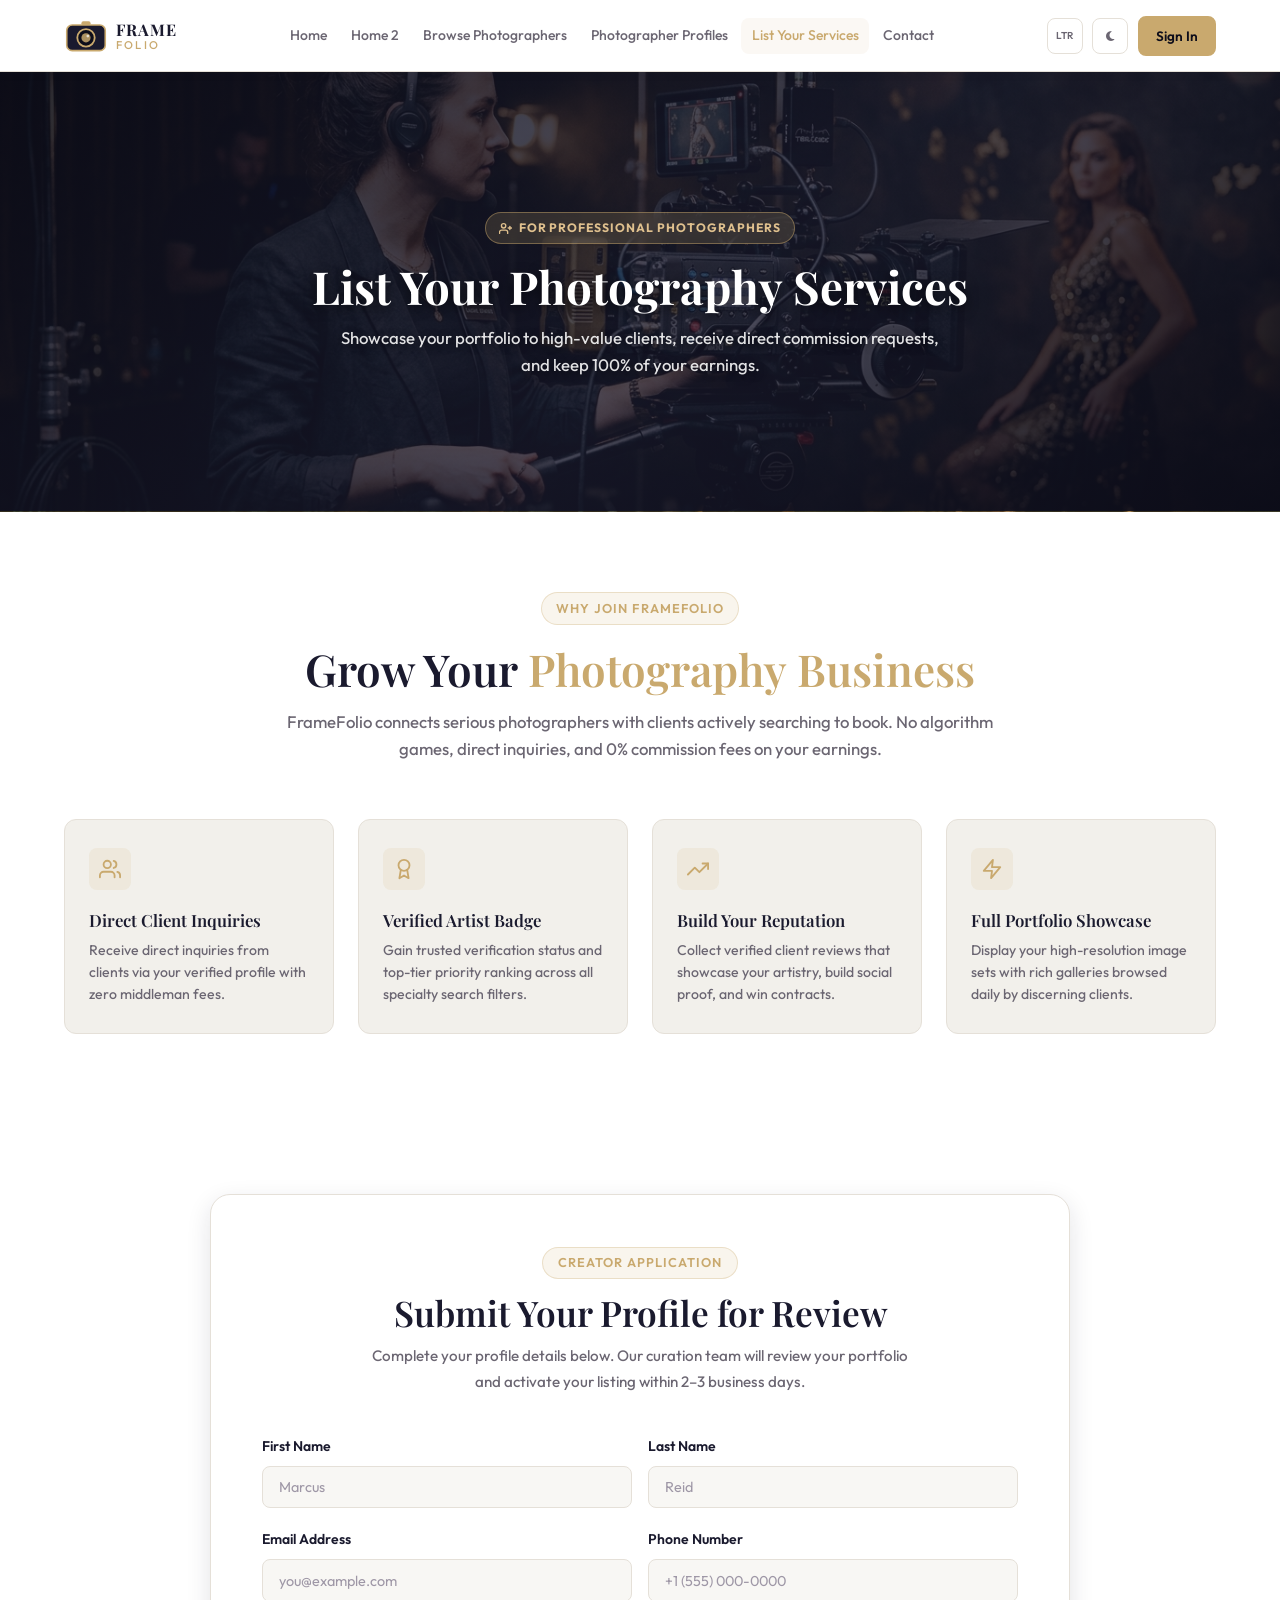
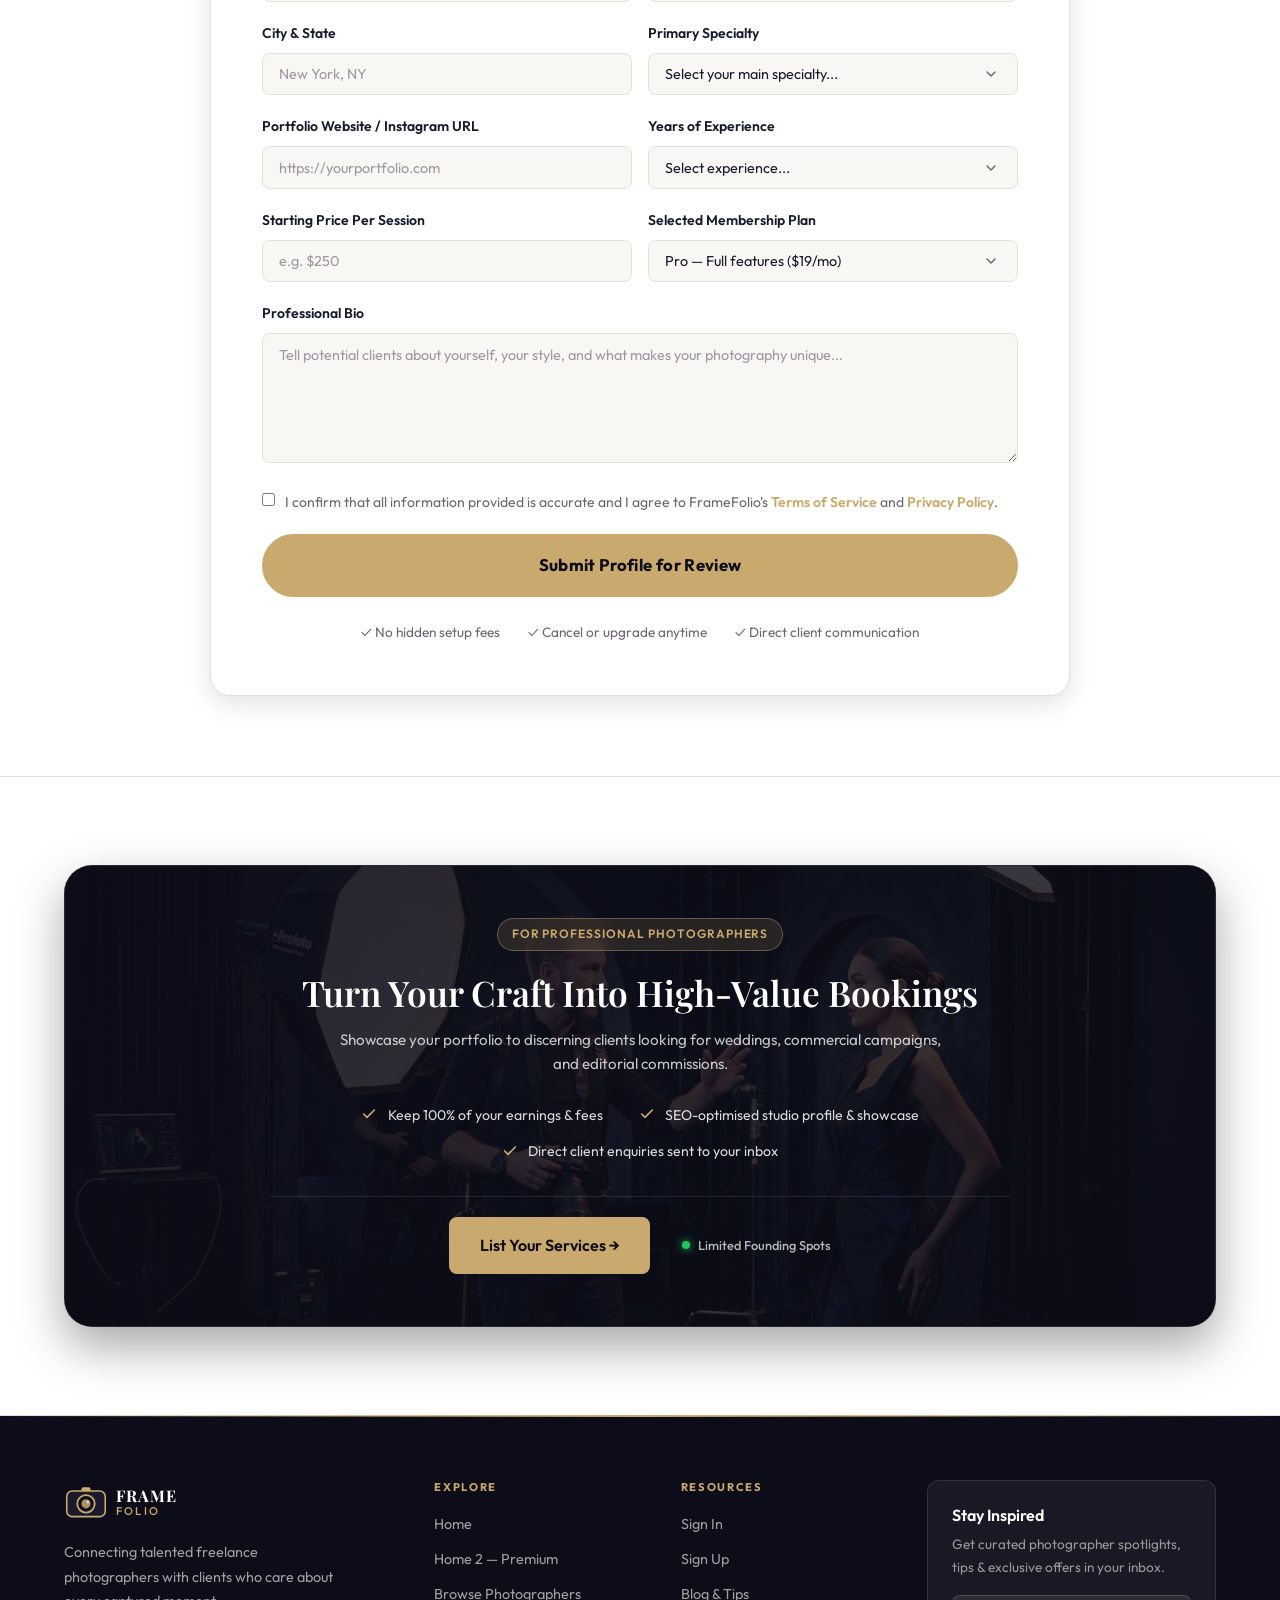
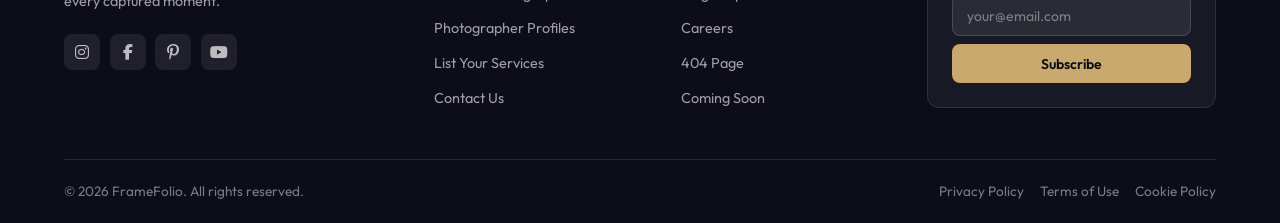
<file: list-services.html>
<!DOCTYPE html>
<html lang="en" id="root-html">

<head>
  <meta charset="UTF-8">
  <meta name="viewport" content="width=device-width, initial-scale=1.0">
  <meta name="description"
    content="List your freelance photography services on FrameFolio. Join 2,400+ photographers reaching clients across 180+ cities.">
  <title>List Your Services | FrameFolio Photographer Directory</title>
  <link rel="icon" type="image/svg+xml" href="favicon.svg">
  <link rel="stylesheet" href="https://cdnjs.cloudflare.com/ajax/libs/font-awesome/6.5.1/css/all.min.css">
  <link rel="stylesheet" href="style.css">
</head>

<body>

  <div id="main-nav"></div>

  <!-- ── Page Hero Banner ── -->
  <div class="page-hero-banner hero-services-banner">
    <div class="container">
      <div class="page-hero-banner-content">
        <div class="page-hero-badge">
          <svg xmlns="http://www.w3.org/2000/svg" width="13" height="13" viewBox="0 0 24 24" fill="none"
            stroke="currentColor" stroke-width="2.5" stroke-linecap="round" stroke-linejoin="round">
            <path d="M16 21v-2a4 4 0 0 0-4-4H5a4 4 0 0 0-4 4v2" />
            <circle cx="8.5" cy="7" r="4" />
            <line x1="20" y1="8" x2="20" y2="14" />
            <line x1="23" y1="11" x2="17" y2="11" />
          </svg>
          For Professional Photographers
        </div>
        <h1>List Your Photography Services</h1>
        <p>Showcase your portfolio to high-value clients, receive direct commission requests, and keep 100% of your
          earnings.</p>
      </div>
    </div>
  </div>

  <!-- ── Benefits Section ── -->
  <section class="section" id="creator-benefits">
    <div class="container">
      <div class="text-center" style="max-width: 720px; margin: 0 auto 3.5rem;">
        <div class="section-badge">Why Join FrameFolio</div>
        <h2 style="font-family: var(--font-serif); font-size: clamp(2rem, 3.5vw, 2.75rem); margin-bottom: 0.85rem;">
          Grow Your <span style="color:var(--secondary);">Photography Business</span>
        </h2>
        <p style="color: var(--text-muted); font-size: 1.05rem; line-height: 1.6;">
          FrameFolio connects serious photographers with clients actively searching to book. No algorithm games, direct
          inquiries, and 0% commission fees on your earnings.
        </p>
      </div>

      <div class="benefits-grid-4">
        <div class="benefit-card-new animate-on-scroll">
          <div class="benefit-icon">
            <svg xmlns="http://www.w3.org/2000/svg" width="22" height="22" viewBox="0 0 24 24" fill="none"
              stroke="currentColor" stroke-width="2" stroke-linecap="round" stroke-linejoin="round">
              <path d="M17 21v-2a4 4 0 0 0-4-4H5a4 4 0 0 0-4 4v2" />
              <circle cx="9" cy="7" r="4" />
              <path d="M23 21v-2a4 4 0 0 0-3-3.87" />
              <path d="M16 3.13a4 4 0 0 1 0 7.75" />
            </svg>
          </div>
          <h4>Direct Client Inquiries</h4>
          <p>Receive direct inquiries from clients via your verified profile with zero middleman fees.</p>
        </div>

        <div class="benefit-card-new animate-on-scroll" style="transition-delay:0.08s;">
          <div class="benefit-icon">
            <svg xmlns="http://www.w3.org/2000/svg" width="22" height="22" viewBox="0 0 24 24" fill="none"
              stroke="currentColor" stroke-width="2" stroke-linecap="round" stroke-linejoin="round">
              <circle cx="12" cy="8" r="6" />
              <path d="M15.477 12.89L17 22l-5-3-5 3 1.523-9.11" />
            </svg>
          </div>
          <h4>Verified Artist Badge</h4>
          <p>Gain trusted verification status and top-tier priority ranking across all specialty search filters.</p>
        </div>

        <div class="benefit-card-new animate-on-scroll" style="transition-delay:0.16s;">
          <div class="benefit-icon">
            <svg xmlns="http://www.w3.org/2000/svg" width="22" height="22" viewBox="0 0 24 24" fill="none"
              stroke="currentColor" stroke-width="2" stroke-linecap="round" stroke-linejoin="round">
              <polyline points="23 6 13.5 15.5 8.5 10.5 1 18" />
              <polyline points="17 6 23 6 23 12" />
            </svg>
          </div>
          <h4>Build Your Reputation</h4>
          <p>Collect verified client reviews that showcase your artistry, build social proof, and win contracts.</p>
        </div>

        <div class="benefit-card-new animate-on-scroll" style="transition-delay:0.24s;">
          <div class="benefit-icon">
            <svg xmlns="http://www.w3.org/2000/svg" width="22" height="22" viewBox="0 0 24 24" fill="none"
              stroke="currentColor" stroke-width="2" stroke-linecap="round" stroke-linejoin="round">
              <polygon points="13 2 3 14 12 14 11 22 21 10 12 10 13 2" />
            </svg>
          </div>
          <h4>Full Portfolio Showcase</h4>
          <p>Display your high-resolution image sets with rich galleries browsed daily by discerning clients.</p>
        </div>
      </div>
    </div>
  </section>



  <!-- ── Submission Form Section ── -->
  <section class="section" id="submit-form">
    <div class="container">
      <div style="max-width: 860px; margin: 0 auto;">
        <div class="form-card" style="padding: clamp(2rem, 4vw, 3.5rem);">
          <div class="text-center" style="margin-bottom: 2.5rem;">
            <div class="section-badge" style="margin-bottom: 0.75rem;">Creator Application</div>
            <h2 style="font-family: var(--font-serif); font-size: clamp(1.8rem, 2.8vw, 2.2rem); margin-bottom: 0.5rem;">
              Submit Your Profile for Review
            </h2>
            <p style="color: var(--text-muted); font-size: 0.95rem; max-width: 560px; margin: 0 auto;">
              Complete your profile details below. Our curation team will review your portfolio and activate your
              listing within 2–3 business days.
            </p>
          </div>

          <form
            onsubmit="event.preventDefault(); alert('Profile submitted! Our team will review it within 2–3 business days and contact you at the email provided.'); this.reset();"
            id="list-services-form">
            <div class="form-row">
              <div class="form-group">
                <label class="form-label" for="ls-first">First Name</label>
                <input type="text" id="ls-first" class="form-input" placeholder="Marcus" required>
              </div>
              <div class="form-group">
                <label class="form-label" for="ls-last">Last Name</label>
                <input type="text" id="ls-last" class="form-input" placeholder="Reid" required>
              </div>
            </div>

            <div class="form-row">
              <div class="form-group">
                <label class="form-label" for="ls-email">Email Address</label>
                <input type="email" id="ls-email" class="form-input" placeholder="you@example.com" required>
              </div>
              <div class="form-group">
                <label class="form-label" for="ls-phone">Phone Number</label>
                <input type="tel" id="ls-phone" class="form-input" placeholder="+1 (555) 000-0000">
              </div>
            </div>

            <div class="form-row">
              <div class="form-group">
                <label class="form-label" for="ls-city">City & State</label>
                <input type="text" id="ls-city" class="form-input" placeholder="New York, NY" required>
              </div>
              <div class="form-group">
                <label class="form-label" for="ls-specialty">Primary Specialty</label>
                <select id="ls-specialty" class="form-select" required>
                  <option value="">Select your main specialty...</option>
                  <option>Wedding Photography</option>
                  <option>Food Photography</option>
                  <option>Fashion & Editorial</option>
                  <option>Corporate & Headshots</option>
                  <option>Newborn & Family</option>
                  <option>Events & Conferences</option>
                  <option>Product Photography</option>
                  <option>Other</option>
                </select>
              </div>
            </div>

            <div class="form-row">
              <div class="form-group">
                <label class="form-label" for="ls-portfolio">Portfolio Website / Instagram URL</label>
                <input type="url" id="ls-portfolio" class="form-input" placeholder="https://yourportfolio.com" required>
              </div>
              <div class="form-group">
                <label class="form-label" for="ls-experience">Years of Experience</label>
                <select id="ls-experience" class="form-select">
                  <option value="">Select experience...</option>
                  <option>Less than 1 year</option>
                  <option>1–3 years</option>
                  <option>3–5 years</option>
                  <option>5–10 years</option>
                  <option>10+ years</option>
                </select>
              </div>
            </div>

            <div class="form-row">
              <div class="form-group">
                <label class="form-label" for="ls-starting-price">Starting Price Per Session</label>
                <input type="text" id="ls-starting-price" class="form-input" placeholder="e.g. $250">
              </div>
              <div class="form-group">
                <label class="form-label" for="ls-plan">Selected Membership Plan</label>
                <select id="ls-plan" class="form-select">
                  <option value="free">Free — Basic listing ($0/mo)</option>
                  <option value="pro" selected>Pro — Full features ($19/mo)</option>
                  <option value="elite">Elite — Spotlight promotion ($49/mo)</option>
                </select>
              </div>
            </div>

            <div class="form-group">
              <label class="form-label" for="ls-bio">Professional Bio</label>
              <textarea id="ls-bio" class="form-textarea" style="min-height:130px;"
                placeholder="Tell potential clients about yourself, your style, and what makes your photography unique..."
                required></textarea>
            </div>

            <div class="form-group">
              <div class="form-check">
                <input type="checkbox" id="ls-agree" required>
                <label for="ls-agree">I confirm that all information provided is accurate and I agree to FrameFolio's <a
                    href="#" class="link-primary">Terms of Service</a> and <a href="#" class="link-primary">Privacy
                    Policy</a>.</label>
              </div>
            </div>

            <button type="submit" class="btn btn-primary w-full btn-xl" style="font-size:1.05rem;">Submit Profile for
              Review</button>

            <div
              style="display:flex;align-items:center;justify-content:center;gap:1.75rem;margin-top:1.5rem;flex-wrap:wrap;color:var(--text-muted);font-size:0.85rem;">
              <span>✓ No hidden setup fees</span>
              <span>✓ Cancel or upgrade anytime</span>
              <span>✓ Direct client communication</span>
            </div>
          </form>
        </div>
      </div>
    </div>
  </section>

  <!-- ══════════════════════════════════════
     DUAL-ACTION IMAGE CTA SECTION
════════════════════════════════════════ -->
  <section class="dual-cta-section" aria-label="Call to action">
    <div class="container">
      <div class="dual-cta-grid single-card">
        <!-- For Professional Photographers -->
        <div class="dual-cta-card">
          <div class="dual-cta-bg" style="background-image: url('assets/images/cta_banner_services.jpg');"></div>
          <div class="dual-cta-overlay"></div>
          <div class="dual-cta-content">
            <div class="dual-cta-pill gold-pill">For Professional Photographers</div>
            <h3>Turn Your Craft Into High-Value Bookings</h3>
            <p>Showcase your portfolio to discerning clients looking for weddings, commercial campaigns, and editorial
              commissions.</p>
            <ul class="dual-cta-features">
              <li>
                <svg xmlns="http://www.w3.org/2000/svg" width="16" height="16" viewBox="0 0 24 24" fill="none"
                  stroke="currentColor" stroke-width="2.5" stroke-linecap="round" stroke-linejoin="round">
                  <polyline points="20 6 9 17 4 12" />
                </svg>
                Keep 100% of your earnings & fees
              </li>
              <li>
                <svg xmlns="http://www.w3.org/2000/svg" width="16" height="16" viewBox="0 0 24 24" fill="none"
                  stroke="currentColor" stroke-width="2.5" stroke-linecap="round" stroke-linejoin="round">
                  <polyline points="20 6 9 17 4 12" />
                </svg>
                SEO-optimised studio profile & showcase
              </li>
              <li>
                <svg xmlns="http://www.w3.org/2000/svg" width="16" height="16" viewBox="0 0 24 24" fill="none"
                  stroke="currentColor" stroke-width="2.5" stroke-linecap="round" stroke-linejoin="round">
                  <polyline points="20 6 9 17 4 12" />
                </svg>
                Direct client enquiries sent to your inbox
              </li>
            </ul>
            <div class="dual-cta-footer">
              <a href="#submit-form" class="btn btn-primary btn-lg"
                style="background:var(--secondary);color:var(--primary-dark);">List Your Services &rarr;</a>
              <div class="dual-cta-tagline">
                <span class="spot-indicator"></span> Limited Founding Spots
              </div>
            </div>
          </div>
        </div>
      </div>
    </div>
  </section>

  <script>
    function selectPlanAndScroll(planVal) {
      const planSelect = document.getElementById('ls-plan');
      if (planSelect) {
        planSelect.value = planVal;
      }
      const formSection = document.getElementById('submit-form');
      if (formSection) {
        formSection.scrollIntoView({ behavior: 'smooth' });
      }
    }
  </script>

  <div id="main-footer"></div>
  <script src="components.js"></script>
</body>

</html>
</file>
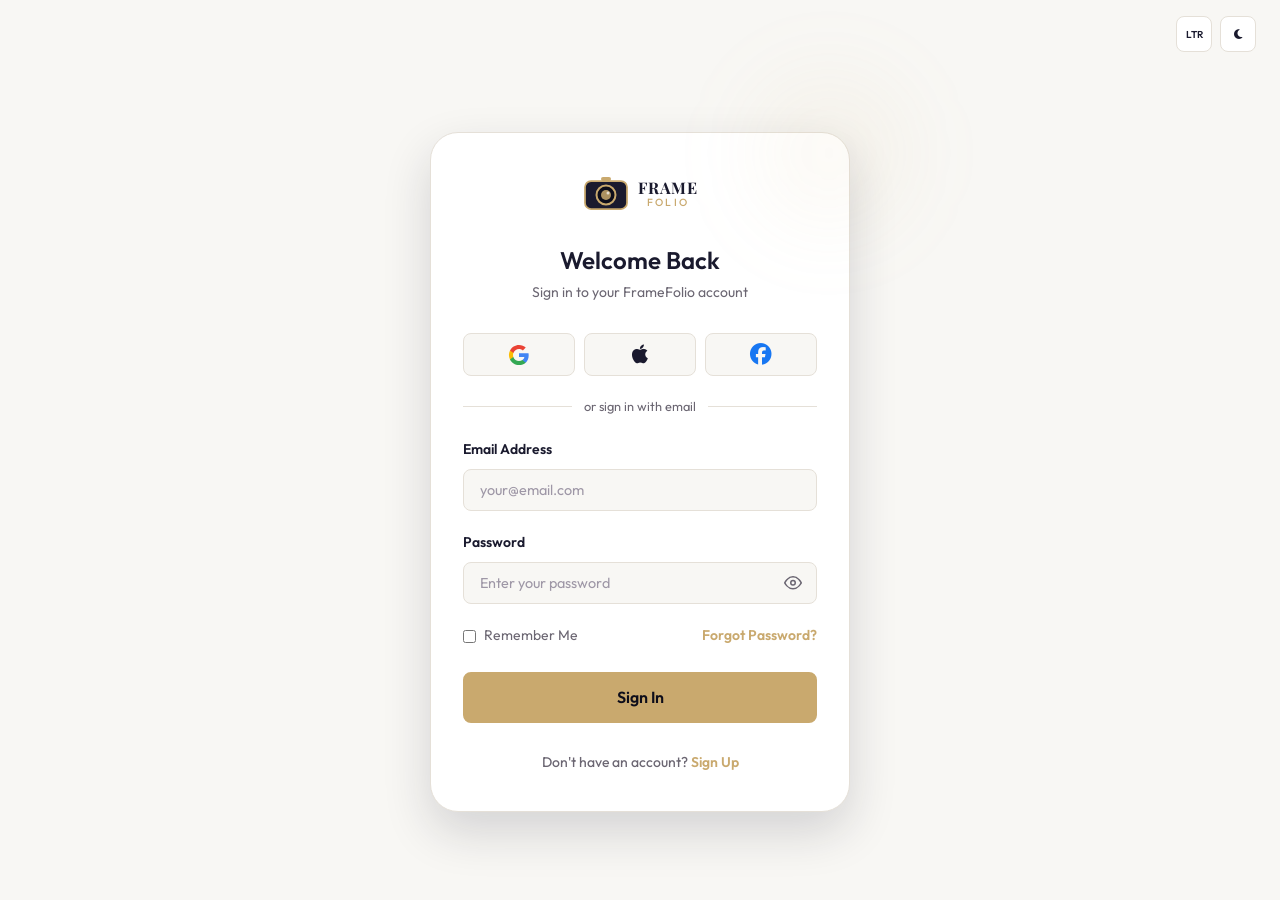
<file: login.html>
<!DOCTYPE html>
<html lang="en" id="root-html">
<head>
  <meta charset="UTF-8">
  <meta name="viewport" content="width=device-width, initial-scale=1.0">
  <meta name="description" content="Sign in to your FrameFolio account to manage your photographer profile and enquiries.">
  <title>Sign In | FrameFolio</title>
  <link rel="icon" type="image/svg+xml" href="favicon.svg">
  <link rel="stylesheet" href="https://cdnjs.cloudflare.com/ajax/libs/font-awesome/6.5.1/css/all.min.css">
  <link rel="stylesheet" href="style.css">
</head>
<body class="auth-page">

<!-- Top Bar in right corner -->
<header class="auth-topbar">
  <button onclick="toggleDir()" class="auth-toggle-btn" title="Toggle Direction" aria-label="Toggle RTL">
    <span class="dir-label" style="font-size:0.625rem;font-weight:600;">LTR</span>
  </button>
  <button onclick="toggleTheme()" class="auth-toggle-btn" title="Toggle Theme" aria-label="Toggle dark mode">
    <span class="theme-icon-wrap">
      <svg xmlns="http://www.w3.org/2000/svg" width="16" height="16" viewBox="0 0 24 24" fill="none" stroke="currentColor" stroke-width="2" stroke-linecap="round" stroke-linejoin="round"><path d="M21 12.79A9 9 0 1 1 11.21 3 7 7 0 0 0 21 12.79z"/></svg>
    </span>
  </button>
</header>

<main class="auth-main">
  <div class="auth-card">
    <!-- Decorative orb -->
    <div style="position:absolute;top:-60px;right:-60px;width:160px;height:160px;background:rgba(201,169,110,0.06);border-radius:50%;filter:blur(40px);pointer-events:none;"></div>

    <!-- Logo -->
    <a href="index.html" class="auth-logo" aria-label="FrameFolio Home">
      <img src="logo.svg" alt="FrameFolio Logo" width="48" height="48">
      <div class="auth-logo-text">
        <span class="brand-top">FRAME</span>
        <span class="brand-bottom">FOLIO</span>
      </div>
    </a>

    <!-- Header -->
    <div style="text-align:center;margin-bottom:1.75rem;">
      <h1 style="font-size:1.5rem;margin-bottom:0.375rem;">Welcome Back</h1>
      <p style="font-size:0.875rem;color:var(--text-muted);font-weight:400;">Sign in to your FrameFolio account</p>
    </div>

    <!-- Social Login -->
    <div class="social-login-grid">
      <button class="social-btn" title="Sign in with Google" aria-label="Sign in with Google">
        <svg width="22" height="22" viewBox="0 0 24 24"><path d="M22.56 12.25c0-.78-.07-1.53-.2-2.25H12v4.26h5.92a5.06 5.06 0 01-2.2 3.32v2.77h3.57c2.08-1.92 3.28-4.74 3.28-8.1z" fill="#4285F4"/><path d="M12 23c2.97 0 5.46-.98 7.28-2.66l-3.57-2.77c-.98.66-2.23 1.06-3.71 1.06-2.86 0-5.29-1.93-6.16-4.53H2.18v2.84C3.99 20.53 7.7 23 12 23z" fill="#34A853"/><path d="M5.84 14.09c-.22-.66-.35-1.36-.35-2.09s.13-1.43.35-2.09V7.07H2.18C1.43 8.55 1 10.22 1 12s.43 3.45 1.18 4.93l2.85-2.22.81-.62z" fill="#FBBC05"/><path d="M12 5.38c1.62 0 3.06.56 4.21 1.64l3.15-3.15C17.45 2.09 14.97 1 12 1 7.7 1 3.99 3.47 2.18 7.07l3.66 2.84c.87-2.6 3.3-4.53 6.16-4.53z" fill="#EA4335"/></svg>
      </button>
      <button class="social-btn" title="Sign in with Apple" aria-label="Sign in with Apple">
        <i class="fa-brands fa-apple" style="font-size:1.35rem;color:var(--text);"></i>
      </button>
      <button class="social-btn" title="Sign in with Facebook" aria-label="Sign in with Facebook">
        <i class="fa-brands fa-facebook" style="font-size:1.35rem;color:#1877F2;"></i>
      </button>
    </div>

    <!-- Divider -->
    <div class="divider">or sign in with email</div>

    <!-- Form -->
    <form onsubmit="event.preventDefault(); alert('Login successful! Redirecting...'); window.location.href='index.html';" id="login-form">
      <div class="form-group">
        <label class="form-label" for="login-email">Email Address</label>
        <input type="email" id="login-email" class="form-input" placeholder="your@email.com" required>
      </div>
      <div class="form-group">
        <label class="form-label" for="login-password">Password</label>
        <div class="password-wrapper">
          <input type="password" id="login-password" class="form-input" placeholder="Enter your password" required>
          <button type="button" class="password-toggle" onclick="togglePasswordVisibility('login-password', this)" aria-label="Toggle password visibility">
            <span class="pw-icon">
              <svg xmlns="http://www.w3.org/2000/svg" width="18" height="18" viewBox="0 0 24 24" fill="none" stroke="currentColor" stroke-width="2" stroke-linecap="round" stroke-linejoin="round"><path d="M1 12s4-8 11-8 11 8 11 8-4 8-11 8-11-8-11-8z"/><circle cx="12" cy="12" r="3"/></svg>
            </span>
          </button>
        </div>
      </div>
      <div style="display:flex;align-items:center;justify-content:space-between;margin-bottom:1.5rem;flex-wrap:wrap;gap:0.5rem;">
        <div class="checkbox-wrapper">
          <input type="checkbox" id="remember-me">
          <label for="remember-me">Remember Me</label>
        </div>
        <a href="#" class="link-primary" style="font-size:0.875rem;">Forgot Password?</a>
      </div>
      <button type="submit" class="btn btn-primary w-full btn-lg" id="login-submit-btn">Sign In</button>
    </form>

    <p style="text-align:center;margin-top:1.75rem;font-size:0.875rem;color:var(--text-muted);">
      Don't have an account? <a href="signup.html" class="link-primary">Sign Up</a>
    </p>
  </div>
</main>

<script src="components.js"></script>
<script>
  document.addEventListener('DOMContentLoaded', function() {
    initAuthPage();
  });
</script>
</body>
</html>
</file>
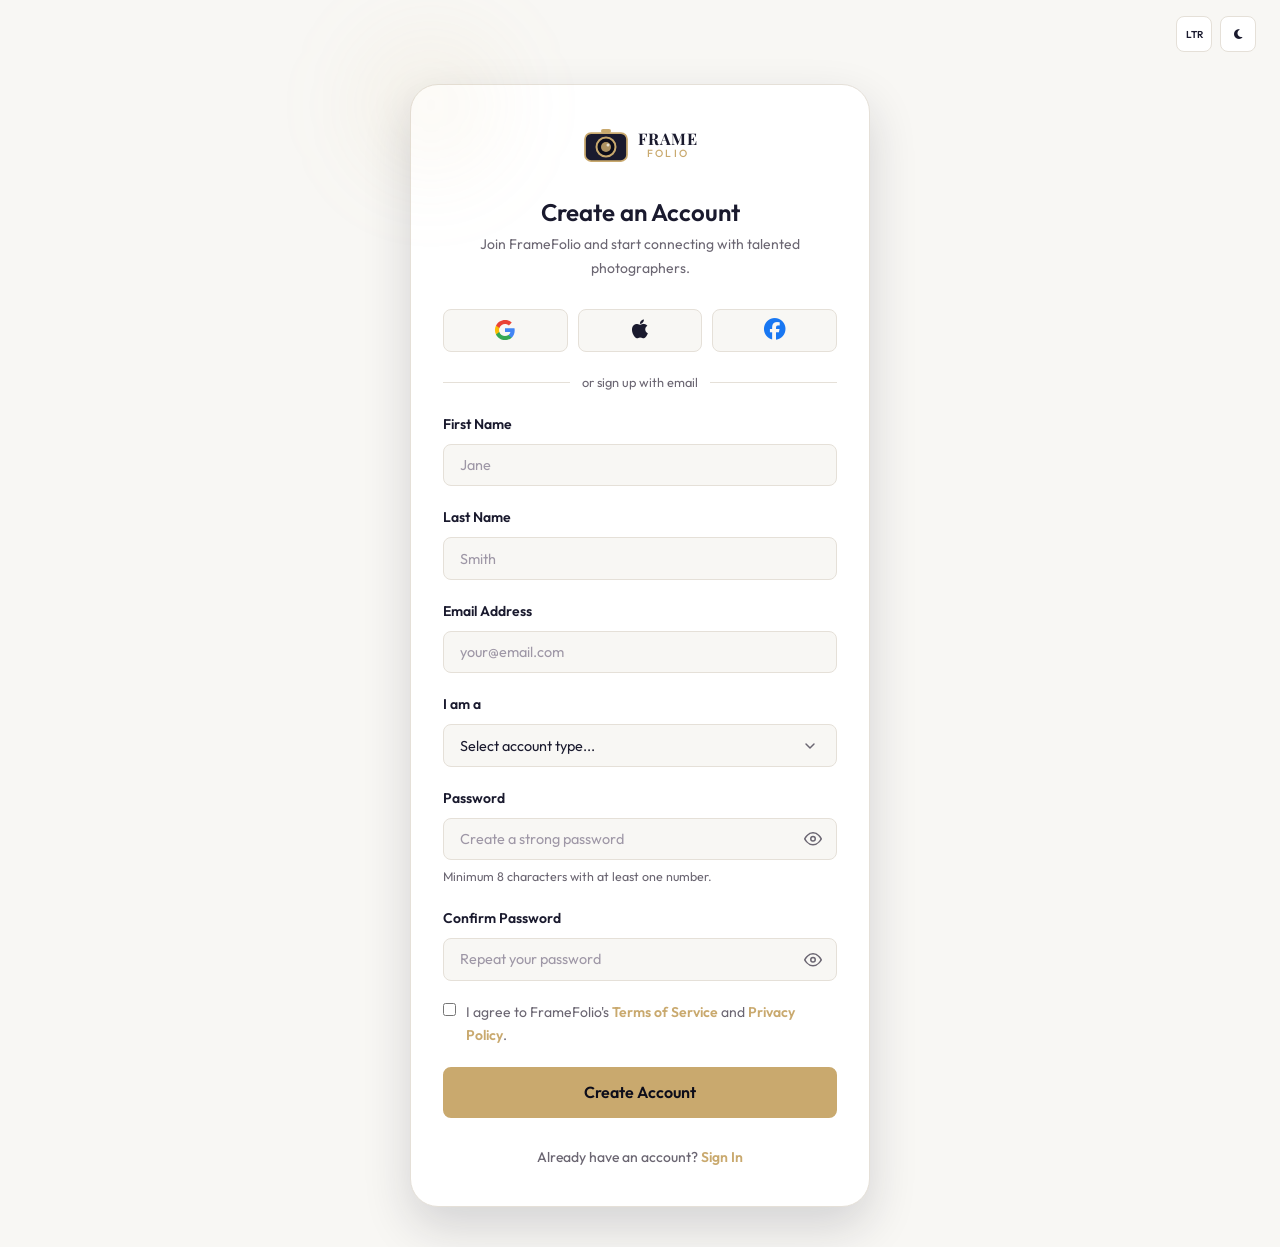
<file: signup.html>
<!DOCTYPE html>
<html lang="en" id="root-html">
<head>
  <meta charset="UTF-8">
  <meta name="viewport" content="width=device-width, initial-scale=1.0">
  <meta name="description" content="Create a FrameFolio account — join as a client or photographer and start connecting today.">
  <title>Sign Up | FrameFolio</title>
  <link rel="icon" type="image/svg+xml" href="favicon.svg">
  <link rel="stylesheet" href="https://cdnjs.cloudflare.com/ajax/libs/font-awesome/6.5.1/css/all.min.css">
  <link rel="stylesheet" href="style.css">
</head>
<body class="auth-page">

<!-- Top Bar in left corner -->
<header class="auth-topbar">
  <button onclick="toggleDir()" class="auth-toggle-btn" title="Toggle Direction" aria-label="Toggle RTL">
    <span class="dir-label" style="font-size:0.625rem;font-weight:600;">LTR</span>
  </button>
  <button onclick="toggleTheme()" class="auth-toggle-btn" title="Toggle Theme" aria-label="Toggle dark mode">
    <span class="theme-icon-wrap">
      <i class="fa-solid fa-moon"></i>
    </span>
  </button>
</header>

<main class="auth-main">
  <div class="auth-card" style="width:min(460px,100%);">
    <!-- Decorative orb -->
    <div style="position:absolute;top:-60px;left:-60px;width:160px;height:160px;background:rgba(201,169,110,0.06);border-radius:50%;filter:blur(40px);pointer-events:none;"></div>

    <!-- Logo -->
    <a href="index.html" class="auth-logo" aria-label="FrameFolio Home">
      <img src="logo.svg" alt="FrameFolio Logo" width="48" height="48">
      <div class="auth-logo-text">
        <span class="brand-top">FRAME</span>
        <span class="brand-bottom">FOLIO</span>
      </div>
    </a>

    <!-- Header -->
    <div style="text-align:center;margin-bottom:1.75rem;">
      <h1 style="font-size:1.5rem;margin-bottom:0.375rem;">Create an Account</h1>
      <p style="font-size:0.875rem;color:var(--text-muted);font-weight:400;">Join FrameFolio and start connecting with talented photographers.</p>
    </div>

    <!-- Social Signup -->
    <div class="social-login-grid">
      <button class="social-btn" title="Sign up with Google" aria-label="Sign up with Google">
        <svg width="22" height="22" viewBox="0 0 24 24"><path d="M22.56 12.25c0-.78-.07-1.53-.2-2.25H12v4.26h5.92a5.06 5.06 0 01-2.2 3.32v2.77h3.57c2.08-1.92 3.28-4.74 3.28-8.1z" fill="#4285F4"/><path d="M12 23c2.97 0 5.46-.98 7.28-2.66l-3.57-2.77c-.98.66-2.23 1.06-3.71 1.06-2.86 0-5.29-1.93-6.16-4.53H2.18v2.84C3.99 20.53 7.7 23 12 23z" fill="#34A853"/><path d="M5.84 14.09c-.22-.66-.35-1.36-.35-2.09s.13-1.43.35-2.09V7.07H2.18C1.43 8.55 1 10.22 1 12s.43 3.45 1.18 4.93l2.85-2.22.81-.62z" fill="#FBBC05"/><path d="M12 5.38c1.62 0 3.06.56 4.21 1.64l3.15-3.15C17.45 2.09 14.97 1 12 1 7.7 1 3.99 3.47 2.18 7.07l3.66 2.84c.87-2.6 3.3-4.53 6.16-4.53z" fill="#EA4335"/></svg>
      </button>
      <button class="social-btn" title="Sign up with Apple" aria-label="Sign up with Apple">
        <i class="fa-brands fa-apple" style="font-size:1.35rem;color:var(--text);"></i>
      </button>
      <button class="social-btn" title="Sign up with Facebook" aria-label="Sign up with Facebook">
        <i class="fa-brands fa-facebook" style="font-size:1.35rem;color:#1877F2;"></i>
      </button>
    </div>

    <div class="divider">or sign up with email</div>

    <!-- Form -->
    <form onsubmit="event.preventDefault(); alert('Account created successfully! Welcome to FrameFolio.'); window.location.href='index.html';" id="signup-form">
      <div class="form-group">
        <label class="form-label" for="su-first">First Name</label>
        <input type="text" id="su-first" class="form-input" placeholder="Jane" required>
      </div>
      <div class="form-group">
        <label class="form-label" for="su-last">Last Name</label>
        <input type="text" id="su-last" class="form-input" placeholder="Smith" required>
      </div>
      <div class="form-group">
        <label class="form-label" for="su-email">Email Address</label>
        <input type="email" id="su-email" class="form-input" placeholder="your@email.com" required>
      </div>
      <div class="form-group">
        <label class="form-label" for="su-account-type">I am a</label>
        <select id="su-account-type" class="form-select" required>
          <option value="">Select account type...</option>
          <option value="client">Client — Looking to hire a photographer</option>
          <option value="photographer">Photographer — Want to list my services</option>
        </select>
      </div>
      <div class="form-group">
        <label class="form-label" for="su-password">Password</label>
        <div class="password-wrapper">
          <input type="password" id="su-password" class="form-input" placeholder="Create a strong password" required>
          <button type="button" class="password-toggle" onclick="togglePasswordVisibility('su-password', this)" aria-label="Toggle password visibility">
            <span class="pw-icon">
              <svg xmlns="http://www.w3.org/2000/svg" width="18" height="18" viewBox="0 0 24 24" fill="none" stroke="currentColor" stroke-width="2" stroke-linecap="round" stroke-linejoin="round"><path d="M1 12s4-8 11-8 11 8 11 8-4 8-11 8-11-8-11-8z"/><circle cx="12" cy="12" r="3"/></svg>
            </span>
          </button>
        </div>
        <p class="form-hint">Minimum 8 characters with at least one number.</p>
      </div>
      <div class="form-group">
        <label class="form-label" for="su-confirm">Confirm Password</label>
        <div class="password-wrapper">
          <input type="password" id="su-confirm" class="form-input" placeholder="Repeat your password" required>
          <button type="button" class="password-toggle" onclick="togglePasswordVisibility('su-confirm', this)" aria-label="Toggle confirm password visibility">
            <span class="pw-icon">
              <svg xmlns="http://www.w3.org/2000/svg" width="18" height="18" viewBox="0 0 24 24" fill="none" stroke="currentColor" stroke-width="2" stroke-linecap="round" stroke-linejoin="round"><path d="M1 12s4-8 11-8 11 8 11 8-4 8-11 8-11-8-11-8z"/><circle cx="12" cy="12" r="3"/></svg>
            </span>
          </button>
        </div>
      </div>
      <div class="form-group">
        <div class="form-check">
          <input type="checkbox" id="su-agree" required>
          <label for="su-agree">I agree to FrameFolio's <a href="#" class="link-primary">Terms of Service</a> and <a href="#" class="link-primary">Privacy Policy</a>.</label>
        </div>
      </div>
      <button type="submit" class="btn btn-primary w-full btn-lg" id="signup-submit-btn">Create Account</button>
    </form>

    <p style="text-align:center;margin-top:1.75rem;font-size:0.875rem;color:var(--text-muted);">
      Already have an account? <a href="login.html" class="link-primary">Sign In</a>
    </p>
  </div>
</main>

<script src="components.js"></script>
<script>
  document.addEventListener('DOMContentLoaded', function() {
    initAuthPage();
  });
</script>
</body>
</html>
</file>
<file: style.css>
/* ============================================================
   FRAMEFOLIO — Freelance Photographer Directory
   style.css — Design System + All Page Styles
   Primary: #1a1a2e (Deep Navy)
   Secondary: #c9a96e (Warm Gold)
   ============================================================ */

/* ── Google Font ── */
@import url('https://fonts.googleapis.com/css2?family=Outfit:wght@300;400;500;600;700;800&family=Playfair+Display:ital,wght@0,600;0,700;1,600&display=swap');

/* ── CSS Custom Properties ── */
:root {
  --primary: #1a1a2e;
  --primary-light: #252545;
  --primary-dark: #0d0d1a;
  --secondary: #c9a96e;
  --secondary-light: #dfc08e;
  --secondary-dark: #a8883d;
  --bg: #ffffff;
  --bg-alt: #f8f7f4;
  --bg-card: #ffffff;
  --surface: #f2f0eb;
  --border: #e5e0d8;
  --text: #1a1a2e;
  --text-muted: #6b6672;
  --text-light: #9e97a6;
  --shadow-sm: 0 2px 8px rgba(26,26,46,0.08);
  --shadow-md: 0 8px 24px rgba(26,26,46,0.12);
  --shadow-lg: 0 20px 48px rgba(26,26,46,0.16);
  --radius-sm: 8px;
  --radius-md: 12px;
  --radius-lg: 20px;
  --radius-xl: 28px;
  --transition: 0.28s cubic-bezier(0.4,0,0.2,1);
  --navbar-h: 72px;
  --font: 'Outfit', sans-serif;
  --font-serif: 'Playfair Display', serif;
  --container-w: 1200px;
}

/* Dark Mode */
html.dark {
  --bg: #0d0d1a;
  --bg-alt: #131325;
  --bg-card: #1a1a2e;
  --surface: #1f1f38;
  --border: #2a2a48;
  --text: #f0ece4;
  --text-muted: #a09aaf;
  --text-light: #6b6378;
  --shadow-sm: 0 2px 8px rgba(0,0,0,0.3);
  --shadow-md: 0 8px 24px rgba(0,0,0,0.4);
  --shadow-lg: 0 20px 48px rgba(0,0,0,0.5);
}

/* ── Reset ── */
*, *::before, *::after { box-sizing: border-box; margin: 0; padding: 0; }
html { scroll-behavior: smooth; font-size: 16px; overflow-x: hidden; max-width: 100vw; width: 100%; }
body {
  font-family: var(--font);
  background: var(--bg);
  color: var(--text);
  line-height: 1.65;
  -webkit-font-smoothing: antialiased;
  min-height: 100vh;
  display: flex;
  flex-direction: column;
  transition: background var(--transition), color var(--transition);
  overflow-x: hidden;
  max-width: 100vw;
  width: 100%;
}
img { max-width: 100%; display: block; }
a { color: inherit; text-decoration: none; }
button { cursor: pointer; font-family: var(--font); border: none; background: none; }
input, textarea, select { font-family: var(--font); }
ul { list-style: none; }
main { flex: 1; }

/* ── Container Alignment Standard ── */
.container,
.nav-inner,
.filters-inner,
.site-banner-inner {
  max-width: var(--container-w);
  margin-left: auto;
  margin-right: auto;
  padding-left: 1.5rem;
  padding-right: 1.5rem;
}

/* ── Typography ── */
h1, h2, h3, h4, h5, h6 { font-weight: 600; line-height: 1.25; color: var(--text); }
h1 { font-size: clamp(2rem, 5vw, 3.25rem); }
h2 { font-size: clamp(1.5rem, 3.5vw, 2.25rem); }
h3 { font-size: clamp(1.1rem, 2.5vw, 1.5rem); }
p, .paragraph, .lead { font-weight: 450; color: var(--text-muted); line-height: 1.7; }

.serif { font-family: var(--font-serif); }
.text-primary { color: var(--primary); }
.text-secondary { color: var(--secondary); }
.text-muted { color: var(--text-muted); }
.text-center { text-align: center; }

/* ── Section Utilities ── */
.section { padding: 80px 0; }
.section-sm { padding: 56px 0; }
.section-header { text-align: center; margin-bottom: 56px; }
.section-header h2 { margin-bottom: 0.75rem; }
.section-header p { max-width: 560px; margin: 0 auto; font-size: 1.05rem; }
.section-badge {
  display: inline-flex;
  align-items: center;
  gap: 0.4rem;
  background: rgba(201,169,110,0.12);
  color: var(--secondary);
  border: 1px solid rgba(201,169,110,0.3);
  padding: 0.3rem 0.9rem;
  border-radius: 50px;
  font-size: 0.8rem;
  font-weight: 600;
  letter-spacing: 0.08em;
  text-transform: uppercase;
  margin-bottom: 1rem;
}

/* ── Buttons ── */
.btn {
  display: inline-flex;
  align-items: center;
  justify-content: center;
  gap: 0.5rem;
  padding: 0.65rem 1.4rem;
  border-radius: var(--radius-sm);
  font-size: 0.925rem;
  font-weight: 600;
  font-family: var(--font);
  transition: all var(--transition);
  white-space: nowrap;
  cursor: pointer;
  border: 2px solid transparent;
}
.btn-primary {
  background: var(--secondary);
  color: var(--primary-dark);
  border-color: var(--secondary);
}
.btn-primary:hover {
  background: var(--secondary-dark);
  border-color: var(--secondary-dark);
  transform: translateY(-2px);
  box-shadow: 0 8px 20px rgba(201,169,110,0.35);
}
.btn-secondary {
  background: transparent;
  color: var(--text);
  border-color: var(--border);
}
.btn-secondary:hover {
  border-color: var(--secondary);
  color: var(--secondary);
  transform: translateY(-2px);
}
.btn-outline {
  background: transparent;
  color: var(--secondary);
  border-color: var(--secondary);
}
.btn-outline:hover {
  background: var(--secondary);
  color: var(--primary-dark);
  transform: translateY(-2px);
}
.btn-dark {
  background: var(--primary);
  color: #fff;
  border-color: var(--primary);
}
.btn-dark:hover {
  background: var(--primary-light);
  transform: translateY(-2px);
}
.btn-sm { padding: 0.45rem 1rem; font-size: 0.85rem; }
.btn-lg { padding: 0.85rem 1.8rem; font-size: 1rem; }
.btn-xl { padding: 1.15rem 2.75rem; font-size: 1.2rem; font-weight: 700; border-radius: 50px; line-height: 1.35; letter-spacing: 0.02em; display: inline-flex; align-items: center; justify-content: center; }
.w-full { width: 100%; }

/* ── Navbar ── */
.navbar {
  position: fixed;
  top: 0;
  left: 0;
  right: 0;
  z-index: 999;
  background: var(--bg);
  border-bottom: 1px solid var(--border);
  box-shadow: var(--shadow-sm);
  transition: background var(--transition), box-shadow var(--transition), border-color var(--transition);
  height: var(--navbar-h);
}
.navbar.scrolled {
  background: var(--bg);
  box-shadow: var(--shadow-md);
}
.nav-inner {
  display: flex;
  align-items: center;
  justify-content: space-between;
  height: var(--navbar-h);
  max-width: var(--container-w);
  margin: 0 auto;
  padding: 0 1.5rem;
  gap: 1.5rem;
}
.nav-logo {
  display: flex;
  align-items: center;
  gap: 0.5rem;
  flex-shrink: 0;
  text-decoration: none;
}
.nav-logo-img { width: 44px; height: 44px; object-fit: contain; flex-shrink: 0; }
.nav-logo-text { display: flex; flex-direction: column; line-height: 1.1; }
.nav-logo-text .brand-top {
  font-size: 1rem;
  font-weight: 700;
  color: var(--text);
  letter-spacing: 0.06em;
  font-family: var(--font-serif);
  transition: color var(--transition);
}

html.dark .nav-logo-text .brand-top {
  color: #ffffff;
}

.nav-logo-text .brand-bottom {
  font-size: 0.7rem;
  font-weight: 500;
  color: var(--secondary);
  letter-spacing: 0.2em;
  text-transform: uppercase;
}
.nav-links {
  display: flex;
  align-items: center;
  gap: 0.2rem;
  flex: 1;
  justify-content: center;
}
.nav-link {
  padding: 0.4rem 0.65rem;
  font-size: 0.875rem;
  font-weight: 500;
  color: var(--text-muted);
  border-radius: var(--radius-sm);
  transition: color var(--transition), background var(--transition);
  white-space: nowrap;
}
.nav-link:hover, .nav-link.active {
  color: var(--secondary);
  background: rgba(201,169,110,0.08);
}
@media (max-width: 1024px) {
  .nav-links { display: none !important; }
  .nav-actions .nav-icon-btn { display: none !important; }
  .nav-actions .btn { display: none !important; }
  .mobile-menu-btn { display: flex !important; }
}
.nav-actions {
  display: flex;
  align-items: center;
  gap: 0.6rem;
  flex-shrink: 0;
}
.nav-icon-btn {
  width: 36px;
  height: 36px;
  display: flex;
  align-items: center;
  justify-content: center;
  border-radius: var(--radius-sm);
  border: 1px solid var(--border);
  background: var(--bg-card);
  color: var(--text-muted);
  transition: all var(--transition);
  font-size: 0.7rem;
  font-weight: 600;
  cursor: pointer;
}
.nav-icon-btn:hover {
  border-color: var(--secondary);
  color: var(--secondary);
}
.navbar-spacer { height: var(--navbar-h); }

/* Mobile Menu & Backdrop (Matches reference project) */
.mobile-menu-btn {
  display: none;
  width: 36px;
  height: 36px;
  align-items: center;
  justify-content: center;
  border-radius: var(--radius-sm);
  border: 1.5px solid var(--border);
  background: var(--bg-card);
  color: var(--text);
  font-size: 1.1rem;
  cursor: pointer;
  transition: all var(--transition);
}
.mobile-menu-btn:hover { border-color: var(--secondary); color: var(--secondary); }

.mobile-backdrop {
  display: none;
  position: fixed;
  inset: 0;
  top: var(--navbar-h);
  background: rgba(0, 0, 0, 0.6);
  backdrop-filter: blur(6px);
  -webkit-backdrop-filter: blur(6px);
  z-index: 990;
}
.mobile-backdrop.open { display: block !important; }

.mobile-menu {
  display: none;
  position: absolute;
  top: 100%;
  left: 0;
  right: 0;
  background: var(--bg-card);
  border-bottom: 1px solid var(--border);
  box-shadow: var(--shadow-lg);
  z-index: 995;
  padding: 1.25rem;
}
.mobile-menu.open {
  display: block !important;
  animation: fadeInDown 0.25s cubic-bezier(0.16, 1, 0.3, 1);
}

.mob-link {
  display: block;
  padding: 0.75rem 1rem;
  border-radius: var(--radius-sm);
  font-family: var(--font);
  font-weight: 500;
  font-size: 0.95rem;
  color: var(--text-muted);
  transition: all var(--transition);
  text-decoration: none;
}
.mob-link:hover, .mob-link.active {
  background: rgba(201,169,110,0.12);
  color: var(--secondary);
}
.mob-actions {
  margin-top: 0.75rem;
  padding-top: 0.75rem;
  border-top: 1px solid var(--border);
  display: flex;
  flex-direction: column;
  gap: 0.5rem;
}
.mob-toggles {
  display: flex;
  align-items: center;
  justify-content: center;
  gap: 0.5rem;
  margin-top: 0.75rem;
}

@keyframes fadeInDown {
  from {
    opacity: 0;
    transform: translateY(-8px);
  }
  to {
    opacity: 1;
    transform: translateY(0);
  }
}

/* ── Footer ── */
.footer {
  background: var(--primary-dark);
  color: rgba(255,255,255,0.85);
  padding: 64px 0 0;
  margin-top: auto;
  position: relative;
  border-top: 1px solid var(--border);
}
.footer::before {
  content: '';
  position: absolute;
  top: -1px;
  left: 0;
  right: 0;
  height: 2px;
  background: linear-gradient(
    90deg,
    transparent 0%,
    rgba(201, 169, 110, 0.3) 15%,
    var(--secondary) 50%,
    rgba(201, 169, 110, 0.3) 85%,
    transparent 100%
  );
  pointer-events: none;
}
.footer-grid {
  display: grid;
  grid-template-columns: 1.6fr 1fr 1fr 1.4fr;
  gap: 2.5rem;
  padding-bottom: 48px;
}
.footer-brand p {
  font-size: 0.9rem;
  color: rgba(255,255,255,0.6);
  margin: 1rem 0 1.25rem;
  max-width: 280px;
  font-weight: 400;
}
.footer-socials { display: flex; gap: 0.6rem; flex-wrap: wrap; }
.footer-social-link {
  width: 36px;
  height: 36px;
  display: flex;
  align-items: center;
  justify-content: center;
  background: rgba(255,255,255,0.08);
  border-radius: var(--radius-sm);
  color: rgba(255,255,255,0.7);
  transition: all var(--transition);
}
.footer-social-link:hover { background: var(--secondary); color: var(--primary-dark); }
.footer-col-title {
  font-size: 0.7rem;
  font-weight: 700;
  letter-spacing: 0.15em;
  text-transform: uppercase;
  color: var(--secondary);
  margin-bottom: 1rem;
}
.footer-links { display: flex; flex-direction: column; gap: 0.5rem; }
.footer-links li a {
  font-size: 0.9rem;
  color: rgba(255,255,255,0.6);
  transition: color var(--transition);
  font-weight: 400;
}
.footer-links li a:hover { color: var(--secondary); }
.footer-newsletter-card {
  background: rgba(255,255,255,0.05);
  border: 1px solid rgba(255,255,255,0.1);
  border-radius: var(--radius-md);
  padding: 1.5rem;
}
.footer-newsletter-title {
  font-size: 1rem;
  color: #fff;
  margin-bottom: 0.5rem;
}
.footer-newsletter-desc {
  font-size: 0.85rem;
  color: rgba(255,255,255,0.55);
  margin-bottom: 1rem;
  font-weight: 400;
}
.footer-newsletter-form { display: flex; flex-direction: column; gap: 0.5rem; }
.footer-newsletter-input {
  width: 100%;
  padding: 0.65rem 0.9rem;
  border-radius: var(--radius-sm);
  border: 1px solid rgba(255,255,255,0.15);
  background: rgba(255,255,255,0.08);
  color: #fff;
  font-size: 0.875rem;
  font-family: var(--font);
  outline: none;
  transition: border var(--transition);
}
.footer-newsletter-input::placeholder { color: rgba(255,255,255,0.4); }
.footer-newsletter-input:focus { border-color: var(--secondary); }
.footer-newsletter-btn {
  width: 100%;
  padding: 0.65rem;
  background: var(--secondary);
  color: var(--primary-dark);
  font-weight: 600;
  font-size: 0.875rem;
  border-radius: var(--radius-sm);
  border: none;
  cursor: pointer;
  font-family: var(--font);
  transition: background var(--transition);
}
.footer-newsletter-btn:hover { background: var(--secondary-dark); }
.footer-bottom {
  border-top: 1px solid rgba(255,255,255,0.1);
  padding: 1.25rem 0;
  display: flex;
  align-items: center;
  justify-content: space-between;
  gap: 1rem;
  flex-wrap: wrap;
}
.footer-copyright { font-size: 0.85rem; color: rgba(255,255,255,0.45); font-weight: 400; }
.footer-bottom-links { display: flex; gap: 1rem; }
.footer-bottom-links a {
  font-size: 0.85rem;
  color: rgba(255,255,255,0.45);
  transition: color var(--transition);
}
.footer-bottom-links a:hover { color: var(--secondary); }
.footer-logo { display: flex; align-items: center; gap: 0.5rem; }
.footer-logo .brand-top { color: #fff !important; }
.footer-logo .brand-bottom { color: var(--secondary) !important; }

/* ── Hero — Home 1 (Centered Carousel) ── */
.hero-home1 {
  position: relative;
  height: 100vh;
  max-height: 100vh;
  margin-top: calc(-1 * var(--navbar-h));
  padding-top: var(--navbar-h);
  display: flex;
  align-items: center;
  justify-content: center;
  overflow: hidden;
  background: var(--primary-dark);
}
.hero-slides-wrapper {
  position: absolute;
  inset: 0;
  width: 100%;
  height: 100%;
}
.hero-slide {
  position: absolute;
  inset: 0;
  width: 100%;
  height: 100%;
  display: flex;
  align-items: center;
  justify-content: center;
  padding-top: var(--navbar-h);
  box-sizing: border-box;
  opacity: 0;
  visibility: hidden;
  transition: opacity 0.8s cubic-bezier(0.4, 0, 0.2, 1), visibility 0.8s ease;
  pointer-events: none;
  z-index: 1;
}
.hero-slide.active {
  opacity: 1;
  visibility: visible;
  pointer-events: auto;
  z-index: 2;
}
.hero-slide-bg {
  position: absolute;
  inset: 0;
  background-size: cover;
  background-repeat: no-repeat;
  opacity: 0.45;
  transform: scale(1.05);
  transition: opacity 0.8s ease, transform 6s ease-out;
}
html.dark .hero-slide-bg { opacity: 0.32; }
.hero-slide.active .hero-slide-bg {
  transform: scale(1);
}
.hero-home1-overlay {
  position: absolute;
  inset: 0;
  background: radial-gradient(
    ellipse at center,
    rgba(13,13,26,0.65) 0%,
    rgba(13,13,26,0.85) 65%,
    rgba(13,13,26,0.92) 100%
  );
  pointer-events: none;
}
.hero-home1-content {
  position: relative;
  z-index: 2;
  max-width: 980px;
  margin: 0 auto;
  padding: 1.5rem 1.5rem 2.5rem;
  text-align: center;
  display: flex;
  flex-direction: column;
  align-items: center;
  justify-content: center;
  opacity: 0;
  transform: translateY(18px);
  transition: opacity 0.6s cubic-bezier(0.16, 1, 0.3, 1) 0.15s, transform 0.6s cubic-bezier(0.16, 1, 0.3, 1) 0.15s;
}
.hero-slide.active .hero-home1-content {
  opacity: 1;
  transform: translateY(0);
}
.hero-home1-content .hero-pretitle {
  display: inline-flex;
  align-items: center;
  justify-content: center;
  gap: 0.65rem;
  color: var(--secondary);
  font-size: 1.15rem;
  font-weight: 700;
  letter-spacing: 0.18em;
  text-transform: uppercase;
  margin-bottom: 1.25rem;
  background: rgba(201,169,110,0.16);
  border: 1px solid rgba(201,169,110,0.4);
  padding: 0.75rem 2rem;
  border-radius: 50px;
  backdrop-filter: blur(10px);
}
.hero-home1-content h1 {
  color: #fff;
  font-family: var(--font-serif);
  font-size: clamp(3.6rem, 7.5vw, 6.2rem);
  font-weight: 600;
  line-height: 1.15;
  margin: 0 auto 1.25rem;
  max-width: 1080px;
  text-align: center;
}
.hero-home1-content h1 span,
.hero-home1-content h1 em {
  color: var(--secondary);
  font-style: italic;
}
.hero-home1-content p {
  font-size: clamp(1.3rem, 2.4vw, 1.65rem);
  color: rgba(255,255,255,0.92);
  max-width: 840px;
  margin: 0 auto 2rem;
  font-weight: 450;
  line-height: 1.68;
  text-align: center;
}
.hero-home1-btns {
  display: flex;
  gap: 1.4rem;
  flex-wrap: wrap;
  justify-content: center;
  align-items: center;
}
.hero-stats {
  display: flex;
  gap: 4rem;
  margin-top: 1.75rem;
  flex-wrap: wrap;
  justify-content: center;
  align-items: center;
}
.hero-stat {
  border-left: 3px solid var(--secondary);
  padding-left: 1.25rem;
  text-align: left;
}
[dir="rtl"] .hero-stat {
  border-left: none;
  border-right: 3px solid var(--secondary);
  padding-left: 0;
  padding-right: 1.25rem;
  text-align: right;
}
.hero-stat-num {
  font-size: 3.6rem;
  font-weight: 700;
  color: #fff;
  line-height: 1;
  font-family: var(--font-serif);
}
.hero-stat-label {
  font-size: 1.1rem;
  color: rgba(255,255,255,0.85);
  margin-top: 0.35rem;
  font-weight: 600;
}

/* Slider Dots & 5-Second Progress */
.hero-slider-dots {
  position: absolute;
  bottom: 1.35rem;
  left: 50%;
  transform: translateX(-50%);
  display: flex;
  align-items: center;
  gap: 0.75rem;
  z-index: 10;
}
.hero-dot {
  width: 36px;
  height: 5px;
  border-radius: 999px;
  background: rgba(255,255,255,0.25);
  border: none;
  cursor: pointer;
  padding: 0;
  position: relative;
  overflow: hidden;
  transition: width 0.3s ease, background 0.3s ease;
}
.hero-dot:hover {
  background: rgba(255,255,255,0.5);
}
.hero-dot.active {
  width: 58px;
  background: rgba(255,255,255,0.3);
}
.hero-dot-progress {
  display: block;
  height: 100%;
  width: 0%;
  background: var(--secondary);
  border-radius: 999px;
}

/* Arrow Navigation */
.hero-nav-arrow {
  position: absolute;
  top: 50%;
  transform: translateY(-50%);
  width: 48px;
  height: 48px;
  border-radius: 50%;
  background: rgba(13,13,26,0.48);
  border: 1px solid rgba(255,255,255,0.18);
  backdrop-filter: blur(10px);
  color: #fff;
  display: flex;
  align-items: center;
  justify-content: center;
  cursor: pointer;
  z-index: 10;
  transition: all 0.25s ease;
}
.hero-nav-arrow:hover {
  background: var(--secondary);
  border-color: var(--secondary);
  color: var(--primary-dark);
  transform: translateY(-50%) scale(1.08);
}
.hero-nav-arrow.hero-prev {
  left: 2rem;
  right: auto;
}
.hero-nav-arrow.hero-next {
  right: 2rem;
  left: auto;
}
[dir="rtl"] .hero-nav-arrow.hero-prev {
  left: auto;
  right: 2rem;
  transform: translateY(-50%) rotate(180deg);
}
[dir="rtl"] .hero-nav-arrow.hero-next {
  right: auto;
  left: 2rem;
  transform: translateY(-50%) rotate(180deg);
}
[dir="rtl"] .hero-nav-arrow:hover {
  transform: translateY(-50%) rotate(180deg) scale(1.08);
}

@media (max-height: 750px) {
  .hero-home1 {
    min-height: max(480px, calc(100vh - var(--navbar-h)));
  }
  .hero-slide {
    padding-top: calc(var(--navbar-h) + 0.35rem);
    padding-bottom: 1.25rem;
  }
  .hero-home1-content .hero-pretitle {
    font-size: 0.95rem;
    padding: 0.5rem 1.4rem;
    margin-bottom: 0.85rem;
  }
  .hero-home1-content h1 {
    font-size: clamp(2.4rem, 5.5vw, 3.8rem);
    margin-bottom: 0.85rem;
  }
  .hero-home1-content p {
    font-size: clamp(1.1rem, 2vw, 1.35rem);
    margin-bottom: 1.4rem;
    line-height: 1.55;
  }
  .hero-home1-btns .btn {
    padding: 0.85rem 2rem;
    font-size: 1.05rem;
    font-weight: 700;
  }
  .hero-stats {
    margin-top: 0.75rem;
    gap: 1.25rem;
  }
  .hero-stat-num {
    font-size: 1.65rem;
  }
  .hero-stat-label {
    font-size: 0.78rem;
  }
  .hero-slider-dots {
    bottom: 0.4rem;
  }
}
@media (max-width: 1200px) {
  .hero-nav-arrow { display: none; }
}
@media (max-width: 768px) {
  .hero-home1 {
    min-height: auto;
    padding: calc(var(--navbar-h) + 2.5rem) 0 3.5rem;
  }
  .hero-slide {
    padding-top: calc(var(--navbar-h) + 2.5rem);
    padding-bottom: 3.5rem;
  }
  .hero-home1-content .hero-pretitle {
    font-size: 0.78rem;
    padding: 0.35rem 0.95rem;
    margin-top: 0.5rem;
    margin-bottom: 0.75rem;
    letter-spacing: 0.08em;
  }
  .hero-home1-content { padding-bottom: 3.5rem; }
  .hero-home1-btns {
    gap: 0.75rem;
  }
  .hero-home1-btns .btn {
    padding: 0.55rem 1.2rem;
    font-size: 0.88rem;
    font-weight: 600;
  }
  .hero-stats { gap: 0.75rem 1.1rem; margin-top: 1rem; padding-bottom: 2rem; margin-bottom: 1rem; }
  .hero-stat { padding-left: 0.55rem; border-left-width: 2px; }
  .hero-stat-num { font-size: 1.35rem; }
  .hero-stat-label { font-size: 0.72rem; margin-top: 0.15rem; }
  .hero-slider-dots { bottom: 0.75rem; }
}
@media (max-width: 480px) {
  .hero-slide {
    padding-top: calc(var(--navbar-h) + 2.75rem);
    padding-bottom: 3.75rem;
  }
  .hero-home1-content { padding-bottom: 3.75rem; }
  .hero-stats { gap: 0.4rem 0.65rem; margin-top: 0.85rem; padding-bottom: 2.25rem; margin-bottom: 1rem; }
  .hero-stat { padding-left: 0.45rem; }
  .hero-stat-num { font-size: 1.15rem; }
  .hero-stat-label { font-size: 0.65rem; }
  .hero-slider-dots { bottom: 0.75rem; }
}


/* ── Category Section (Home 1 & Home 2) ── */
.categories-section { background: var(--bg-alt); }
.categories-grid,
.specialty-pills {
  display: flex;
  flex-wrap: wrap;
  justify-content: center;
  gap: 1.25rem;
  width: 100%;
}
.category-card,
.specialty-pill {
  position: relative;
  flex: 0 0 calc(33.333% - 0.85rem);
  max-width: calc(33.333% - 0.85rem);
  width: 100%;
  border-radius: var(--radius-lg);
  overflow: hidden;
  cursor: pointer;
  box-shadow: var(--shadow-sm);
  transition: transform var(--transition), box-shadow var(--transition), border-color var(--transition), background var(--transition);
}
.specialty-pill {
  display: flex;
  flex-direction: column;
  align-items: center;
  justify-content: center;
  padding: 1.75rem 1.25rem;
  background: rgba(255, 255, 255, 0.03);
  border: 1px solid var(--border);
  text-decoration: none;
  color: var(--text);
  text-align: center;
}
.specialty-pill:hover {
  transform: translateY(-6px);
  border-color: var(--secondary);
  box-shadow: 0 16px 36px rgba(0, 0, 0, 0.3), 0 0 25px rgba(201, 169, 110, 0.15);
  background: rgba(201, 169, 110, 0.06);
}
.specialty-pill-icon {
  width: 48px;
  height: 48px;
  border-radius: 50%;
  background: rgba(201, 169, 110, 0.12);
  border: 1px solid rgba(201, 169, 110, 0.35);
  display: flex;
  align-items: center;
  justify-content: center;
  margin-bottom: 0.85rem;
  color: var(--secondary);
  transition: transform 0.35s ease, background 0.35s ease;
}
.specialty-pill:hover .specialty-pill-icon {
  transform: scale(1.12);
  background: var(--secondary);
  color: #1a1a2e;
}
.specialty-pill-name {
  font-size: 1.15rem;
  font-weight: 700;
  color: var(--text);
  margin-bottom: 0.25rem;
  font-family: var(--font-serif);
}
.specialty-pill-count {
  font-size: 0.82rem;
  color: var(--text-muted);
  font-weight: 500;
}
.category-card:hover { transform: translateY(-6px); box-shadow: var(--shadow-lg); }
.category-card img {
  width: 100%;
  height: 100%;
  object-fit: cover;
  transition: transform 0.5s ease;
}
.category-card:hover img { transform: scale(1.07); }
.category-card-overlay {
  position: absolute;
  inset: 0;
  background: linear-gradient(to top, rgba(13,13,26,0.85) 0%, rgba(13,13,26,0.2) 60%, transparent 100%);
  display: flex;
  flex-direction: column;
  justify-content: flex-end;
  padding: 1.25rem;
}
.category-card-icon {
  width: 42px;
  height: 42px;
  background: rgba(13, 13, 26, 0.88);
  border: 1.5px solid rgba(201, 169, 110, 0.6);
  border-radius: 10px;
  display: flex;
  align-items: center;
  justify-content: center;
  margin-bottom: 0.65rem;
  color: var(--secondary);
  backdrop-filter: blur(8px);
  -webkit-backdrop-filter: blur(8px);
  box-shadow: 0 4px 12px rgba(0, 0, 0, 0.35);
  transition: all var(--transition);
}
.category-card-icon svg {
  stroke-width: 2.2px;
  width: 20px;
  height: 20px;
}
.category-card:hover .category-card-icon {
  background: var(--secondary);
  color: var(--primary-dark);
  border-color: var(--secondary);
  transform: translateY(-2px) scale(1.05);
  box-shadow: 0 6px 16px rgba(201, 169, 110, 0.4);
}
.category-card-label {
  font-size: 1.05rem;
  font-weight: 600;
  color: #fff;
  margin-bottom: 0.25rem;
}
.category-card-count {
  font-size: 0.78rem;
  color: rgba(255,255,255,0.6);
  font-weight: 400;
}

/* ── Spotlighted Photographers ── */
.photographers-grid {
  display: grid;
  grid-template-columns: repeat(3, 1fr);
  gap: 1.75rem;
}
@media (max-width: 1024px) {
  .photographers-grid,
  .browse-grid {
    grid-template-columns: repeat(2, 1fr);
  }
  .photographers-grid > .photographer-card:last-child:nth-child(odd),
  .browse-grid > .photographer-card:last-child:nth-child(odd) {
    grid-column: 1 / -1;
    justify-self: center;
    width: 100%;
    max-width: 480px;
  }
}
@media (max-width: 640px) {
  .photographers-grid,
  .browse-grid {
    grid-template-columns: 1fr;
    justify-items: center;
  }
  .photographers-grid .photographer-card,
  .browse-grid .photographer-card {
    max-width: 480px;
    margin-left: auto;
    margin-right: auto;
    width: 100%;
  }
  .photographers-grid > .photographer-card:last-child:nth-child(odd),
  .browse-grid > .photographer-card:last-child:nth-child(odd) {
    grid-column: auto;
    max-width: 480px;
  }
}
.photographer-card {
  background: var(--bg-card);
  border: 1px solid var(--border);
  border-radius: var(--radius-lg);
  overflow: hidden;
  transition: transform var(--transition), box-shadow var(--transition), border-color var(--transition);
}
.photographer-card:hover {
  transform: translateY(-6px);
  box-shadow: var(--shadow-lg);
  border-color: var(--secondary);
}
.photographer-card-cover {
  width: 100%;
  height: 240px;
  background: var(--surface);
  position: relative;
  overflow: hidden;
}
.photographer-card-cover img {
  width: 100%;
  height: 100%;
  object-fit: cover;
  transition: transform 0.5s;
}
.photographer-card:hover .photographer-card-cover img { transform: scale(1.06); }
.photographer-card-body { padding: 1.25rem; }
.photographer-avatar-wrap {
  position: relative;
  margin-top: -40px;
  margin-bottom: 0.75rem;
}
.photographer-avatar {
  width: 72px;
  height: 72px;
  border-radius: 50%;
  object-fit: cover;
  border: 3px solid var(--bg-card);
  box-shadow: var(--shadow-sm);
}
.verified-badge {
  position: absolute;
  bottom: 2px;
  right: calc(50% - 56px);
  width: 20px;
  height: 20px;
  background: var(--secondary);
  border-radius: 50%;
  display: flex;
  align-items: center;
  justify-content: center;
  border: 2px solid var(--bg-card);
}
.photographer-name { font-size: 1.1rem; font-weight: 600; margin-bottom: 0.2rem; }
.photographer-specialty { font-size: 0.82rem; color: var(--secondary); font-weight: 500; margin-bottom: 0.5rem; }
.photographer-location {
  display: flex;
  align-items: center;
  gap: 0.3rem;
  font-size: 0.82rem;
  color: var(--text-muted);
  margin-bottom: 0.75rem;
  font-weight: 400;
}
.photographer-tags { display: flex; gap: 0.4rem; flex-wrap: wrap; margin-bottom: 1rem; }
.tag {
  display: inline-block;
  padding: 0.2rem 0.6rem;
  background: rgba(201,169,110,0.1);
  color: var(--secondary-dark);
  border-radius: 20px;
  font-size: 0.75rem;
  font-weight: 500;
}
html.dark .tag { color: var(--secondary); background: rgba(201,169,110,0.15); }
.photographer-rating {
  display: flex;
  align-items: center;
  gap: 0.4rem;
  font-size: 0.85rem;
  margin-bottom: 1rem;
}
.rating-stars { color: var(--secondary); display: flex; gap: 2px; }
.rating-count { color: var(--text-muted); font-weight: 400; }
.photographer-card-footer {
  padding: 1rem 1.25rem;
  border-top: 1px solid var(--border);
  display: flex;
  align-items: center;
  justify-content: space-between;
}
.price-label { font-size: 0.78rem; color: var(--text-muted); font-weight: 400; }
.price-value { font-size: 1rem; font-weight: 600; color: var(--text); }
.price-value span { color: var(--text-muted); font-size: 0.8rem; font-weight: 400; }

/* ── How it works ── */
.how-it-works { background: var(--primary-dark); }
.how-steps {
  display: grid;
  grid-template-columns: repeat(4, 1fr);
  gap: 2rem;
  position: relative;
}
.how-steps::before {
  content: '';
  position: absolute;
  top: 32px;
  left: 12.5%;
  right: 12.5%;
  height: 2px;
  background: var(--secondary);
  opacity: 0.45;
  z-index: 1;
  transform: translateY(-50%);
}
.how-step { text-align: center; position: relative; z-index: 2; }
.how-step-num {
  width: 64px;
  height: 64px;
  background: var(--primary-dark);
  border: 2px solid var(--secondary);
  border-radius: 50%;
  display: flex;
  align-items: center;
  justify-content: center;
  margin: 0 auto 1.25rem;
  font-size: 1.4rem;
  font-weight: 700;
  color: var(--secondary);
  font-family: var(--font-serif);
  position: relative;
  z-index: 2;
  box-shadow: 0 0 0 8px var(--primary-dark);
}
.how-step h3 { font-size: 1rem; color: #fff; margin-bottom: 0.5rem; }
.how-step p { font-size: 0.875rem; color: rgba(255,255,255,0.55); font-weight: 400; max-width: 220px; margin: 0 auto; }

/* ── Testimonials ── */
.testimonials-track {
  display: grid;
  grid-template-columns: repeat(3, 1fr);
  gap: 1.5rem;
}
@media (max-width: 1024px) {
  .testimonials-track,
  .reviews-grid {
    grid-template-columns: repeat(2, 1fr);
  }
  .testimonials-track > .testimonial-card:last-child:nth-child(odd),
  .reviews-grid > .testimonial-card:last-child:nth-child(odd) {
    grid-column: 1 / -1;
    width: 100%;
    max-width: 100%;
  }
}
@media (max-width: 640px) {
  .testimonials-track,
  .reviews-grid {
    grid-template-columns: 1fr;
  }
  .testimonials-track > .testimonial-card:last-child:nth-child(odd),
  .reviews-grid > .testimonial-card:last-child:nth-child(odd) {
    grid-column: auto;
    max-width: 100%;
  }
}
.testimonial-card {
  background: var(--bg-card);
  border: 1px solid var(--border);
  border-radius: var(--radius-lg);
  padding: 1.75rem;
  transition: transform var(--transition), box-shadow var(--transition);
}
.testimonial-card:hover { transform: translateY(-4px); box-shadow: var(--shadow-md); }
.testimonial-quote {
  font-size: 2.5rem;
  color: var(--secondary);
  line-height: 1;
  margin-bottom: 1rem;
  font-family: serif;
  opacity: 0.7;
}
.testimonial-text {
  font-size: 0.95rem;
  line-height: 1.7;
  color: var(--text-muted);
  margin-bottom: 1.25rem;
  font-style: italic;
  font-weight: 400;
}
.testimonial-author { display: flex; align-items: center; gap: 0.75rem; }
.testimonial-author img {
  width: 48px;
  height: 48px;
  border-radius: 50%;
  object-fit: cover;
}
.testimonial-author-name { font-weight: 600; font-size: 0.9rem; }
.testimonial-author-role { font-size: 0.78rem; color: var(--text-muted); font-weight: 400; }

/* ── CTA Banner (Home 1 - Directory Launcher) ── */
.cta-banner {
  background: linear-gradient(135deg, var(--primary-dark) 0%, #151528 100%);
  padding: 80px 0;
  text-align: center;
  position: relative;
  overflow: hidden;
  border-top: 1px solid var(--border);
}
.cta-banner::before {
  content: '';
  position: absolute;
  top: -50%;
  left: 50%;
  transform: translateX(-50%);
  width: 700px;
  height: 500px;
  background: radial-gradient(circle, rgba(201,169,110,0.12) 0%, transparent 70%);
  pointer-events: none;
}
.cta-banner h2 { color: #fff; font-size: clamp(1.8rem, 4vw, 2.6rem); margin-bottom: 0.85rem; font-family: var(--font-serif); }
.cta-banner p { color: rgba(255,255,255,0.75); font-size: 1.05rem; margin-bottom: 1.75rem; font-weight: 400; max-width: 600px; margin-left: auto; margin-right: auto; }
.cta-specialty-tags {
  display: flex;
  gap: 0.6rem;
  justify-content: center;
  flex-wrap: wrap;
  margin-bottom: 2.25rem;
}
.cta-tag {
  display: inline-flex;
  align-items: center;
  gap: 0.4rem;
  padding: 0.45rem 1rem;
  border-radius: 50px;
  background: rgba(255,255,255,0.06);
  border: 1px solid rgba(255,255,255,0.15);
  color: rgba(255,255,255,0.85);
  font-size: 0.825rem;
  font-weight: 500;
  transition: all var(--transition);
  text-decoration: none;
}
.cta-tag:hover {
  background: rgba(201,169,110,0.15);
  border-color: var(--secondary);
  color: var(--secondary);
  transform: translateY(-2px);
}
.cta-banner-btns { display: flex; gap: 1rem; justify-content: center; flex-wrap: wrap; }

/* ── Dual-Action Image CTA Section (Left & Right Cards) ── */
.dual-cta-section {
  padding: 5.5rem 0;
  background: var(--bg);
  position: relative;
  border-top: 1px solid var(--border);
}
.dual-cta-grid {
  display: grid;
  grid-template-columns: 1fr 1fr;
  gap: 0;
  border-radius: var(--radius-xl);
  overflow: hidden;
  border: 1px solid rgba(255,255,255,0.12);
  box-shadow: 0 20px 48px rgba(0,0,0,0.35);
  background: var(--primary-dark);
  transition: box-shadow var(--transition);
}
.dual-cta-grid:hover {
  box-shadow: 0 28px 60px rgba(0,0,0,0.45);
}
.dual-cta-grid:has(> .dual-cta-card:only-child),
.dual-cta-grid.single-card {
  grid-template-columns: 1fr;
}
.dual-cta-card {
  position: relative;
  overflow: hidden;
  padding: 3.25rem 2.75rem;
  min-height: 440px;
  display: flex;
  flex-direction: column;
  justify-content: space-between;
  border: none;
  box-shadow: none;
}
.dual-cta-card:first-child {
  border-right: 1px solid rgba(255,255,255,0.12);
}
.dual-cta-card:only-child,
.dual-cta-grid.single-card .dual-cta-card {
  border-right: none !important;
  border-left: none !important;
  border-bottom: none !important;
  text-align: center;
}
.dual-cta-grid:has(> .dual-cta-card:only-child) .dual-cta-content,
.dual-cta-grid.single-card .dual-cta-content {
  max-width: 740px;
  margin: 0 auto;
  align-items: center;
  text-align: center;
}
.dual-cta-grid:has(> .dual-cta-card:only-child) .dual-cta-pill,
.dual-cta-grid.single-card .dual-cta-pill {
  align-self: center;
}
.dual-cta-grid:has(> .dual-cta-card:only-child) .dual-cta-content h3,
.dual-cta-grid.single-card .dual-cta-content h3 {
  text-align: center;
}
.dual-cta-grid:has(> .dual-cta-card:only-child) .dual-cta-content p,
.dual-cta-grid.single-card .dual-cta-content p {
  text-align: center;
  max-width: 620px;
  margin-left: auto;
  margin-right: auto;
}
.dual-cta-grid:has(> .dual-cta-card:only-child) .dual-cta-features,
.dual-cta-grid.single-card .dual-cta-features {
  flex-direction: row;
  flex-wrap: wrap;
  justify-content: center;
  gap: 0.85rem 2.25rem;
}
.dual-cta-grid:has(> .dual-cta-card:only-child) .dual-cta-footer,
.dual-cta-grid.single-card .dual-cta-footer {
  justify-content: center;
  gap: 2rem;
  width: 100%;
}
[dir="rtl"] .dual-cta-card:first-child {
  border-right: none;
  border-left: 1px solid rgba(255,255,255,0.12);
}
[dir="rtl"] .dual-cta-card:only-child,
[dir="rtl"] .dual-cta-grid.single-card .dual-cta-card {
  border-left: none !important;
}
@media (max-width: 640px) {
  .dual-cta-grid:has(> .dual-cta-card:only-child) .dual-cta-features,
  .dual-cta-grid.single-card .dual-cta-features {
    display: flex;
    flex-direction: column;
    align-items: flex-start;
    width: fit-content;
    max-width: 100%;
    margin-left: auto;
    margin-right: auto;
    gap: 0.75rem;
    text-align: left;
  }
}
.dual-cta-bg {
  position: absolute;
  inset: 0;
  background-size: cover;
  background-position: center;
  transition: transform 0.6s ease;
  z-index: 1;
}
.dual-cta-card:hover .dual-cta-bg {
  transform: scale(1.05);
}
.dual-cta-overlay {
  position: absolute;
  inset: 0;
  background: linear-gradient(
    135deg,
    rgba(13,13,26,0.92) 0%,
    rgba(13,13,26,0.82) 60%,
    rgba(13,13,26,0.88) 100%
  );
  z-index: 2;
  transition: background 0.3s ease;
}
.dual-cta-card:hover .dual-cta-overlay {
  background: linear-gradient(
    135deg,
    rgba(13,13,26,0.88) 0%,
    rgba(13,13,26,0.76) 60%,
    rgba(13,13,26,0.82) 100%
  );
}
.dual-cta-content {
  position: relative;
  z-index: 3;
  display: flex;
  flex-direction: column;
  height: 100%;
}
.dual-cta-pill {
  display: inline-flex;
  align-items: center;
  gap: 0.4rem;
  background: rgba(255,255,255,0.1);
  border: 1px solid rgba(255,255,255,0.2);
  color: #fff;
  padding: 0.35rem 0.85rem;
  border-radius: 50px;
  font-size: 0.75rem;
  font-weight: 600;
  letter-spacing: 0.08em;
  text-transform: uppercase;
  margin-bottom: 1.25rem;
  align-self: flex-start;
  backdrop-filter: blur(8px);
}
.dual-cta-pill.gold-pill {
  background: rgba(201,169,110,0.15);
  border-color: rgba(201,169,110,0.4);
  color: var(--secondary);
}
.dual-cta-content h3 {
  font-family: var(--font-serif);
  font-size: clamp(1.6rem, 2.8vw, 2.2rem);
  color: #fff;
  line-height: 1.25;
  margin-bottom: 0.85rem;
}
.dual-cta-content p {
  color: rgba(255,255,255,0.75);
  font-size: 0.95rem;
  line-height: 1.55;
  margin-bottom: 1.75rem;
  font-weight: 400;
}
.dual-cta-features {
  list-style: none;
  display: flex;
  flex-direction: column;
  gap: 0.75rem;
  margin-bottom: 2rem;
  padding: 0;
}
.dual-cta-features li {
  display: flex;
  align-items: flex-start;
  gap: 0.65rem;
  color: rgba(255,255,255,0.85);
  font-size: 0.88rem;
  font-weight: 400;
  text-align: left;
}
.dual-cta-features li svg {
  color: var(--secondary);
  flex-shrink: 0;
  margin-top: 0.18rem;
}
.dual-cta-footer {
  margin-top: auto;
  display: flex;
  align-items: center;
  justify-content: space-between;
  gap: 1.25rem;
  flex-wrap: wrap;
  padding-top: 1.25rem;
  border-top: 1px solid rgba(255,255,255,0.1);
}
.dual-cta-avatars {
  display: flex;
  align-items: center;
  gap: 0.5rem;
}
.dual-cta-avatars img {
  width: 32px;
  height: 32px;
  border-radius: 50%;
  border: 2px solid var(--primary-dark);
  margin-left: -8px;
  object-fit: cover;
}
.dual-cta-avatars img:first-child {
  margin-left: 0;
}
.dual-cta-avatars span {
  font-size: 0.78rem;
  color: rgba(255,255,255,0.65);
  font-weight: 500;
}
.dual-cta-tagline {
  display: flex;
  align-items: center;
  gap: 0.5rem;
  font-size: 0.8rem;
  color: rgba(255,255,255,0.7);
  font-weight: 500;
}
.spot-indicator {
  width: 8px;
  height: 8px;
  border-radius: 50%;
  background: #22c55e;
  box-shadow: 0 0 8px #22c55e;
  display: inline-block;
}
@media (max-width: 992px) {
  .dual-cta-grid {
    grid-template-columns: 1fr;
    gap: 0;
  }
  .dual-cta-card {
    padding: 2.25rem 1.75rem;
    min-height: auto;
  }
  .dual-cta-card:first-child {
    border-right: none;
    border-bottom: 1px solid rgba(255,255,255,0.12);
  }
  [dir="rtl"] .dual-cta-card:first-child {
    border-left: none;
    border-bottom: 1px solid rgba(255,255,255,0.12);
  }
}
@media (max-width: 576px) {
  .dual-cta-footer {
    flex-direction: column;
    align-items: flex-start;
  }
  .dual-cta-footer .btn {
    width: 100%;
    text-align: center;
  }
}

/* ── Minimalist Dark Glass CTA (Home 2) ── */
.glass-cta-section {
  padding: 6.5rem 0;
  position: relative;
  background: var(--bg);
  overflow: hidden;
  border-top: 1px solid var(--border);
}
.glass-cta-wrapper {
  position: relative;
  max-width: 940px;
  margin: 0 auto;
}
.glass-cta-glow {
  position: absolute;
  border-radius: 50%;
  filter: blur(85px);
  pointer-events: none;
  z-index: 0;
}
.glass-glow-left {
  top: -20%;
  left: -8%;
  width: 320px;
  height: 320px;
  background: rgba(201, 169, 110, 0.14);
}
.glass-glow-right {
  bottom: -20%;
  right: -8%;
  width: 360px;
  height: 360px;
  background: rgba(30, 41, 79, 0.45);
}
.glass-cta-card {
  position: relative;
  z-index: 1;
  background: linear-gradient(135deg, rgba(20, 20, 36, 0.85) 0%, rgba(13, 13, 24, 0.94) 100%);
  border: 1px solid rgba(201, 169, 110, 0.22);
  backdrop-filter: blur(24px);
  -webkit-backdrop-filter: blur(24px);
  border-radius: var(--radius-xl);
  padding: 4.5rem 3.5rem;
  text-align: center;
  box-shadow: 0 25px 50px -12px rgba(0, 0, 0, 0.55), inset 0 1px 0 rgba(255, 255, 255, 0.1);
  transition: border-color var(--transition), box-shadow var(--transition);
}
.glass-cta-card:hover {
  border-color: rgba(201, 169, 110, 0.4);
  box-shadow: 0 30px 60px -15px rgba(0, 0, 0, 0.65), inset 0 1px 0 rgba(201, 169, 110, 0.22);
}
.glass-cta-badge {
  display: inline-flex;
  align-items: center;
  gap: 0.5rem;
  padding: 0.4rem 1.15rem;
  border-radius: 50px;
  background: rgba(201, 169, 110, 0.1);
  border: 1px solid rgba(201, 169, 110, 0.25);
  color: var(--secondary);
  font-size: 0.75rem;
  font-weight: 600;
  letter-spacing: 0.12em;
  text-transform: uppercase;
  margin-bottom: 1.5rem;
}
.glass-cta-dot {
  width: 6px;
  height: 6px;
  border-radius: 50%;
  background: var(--secondary);
  box-shadow: 0 0 8px var(--secondary);
}
.glass-cta-card h2 {
  color: #fff;
  font-family: var(--font-serif);
  font-size: clamp(2.1rem, 4vw, 3.2rem);
  font-weight: 700;
  line-height: 1.2;
  margin: 0 auto 1.15rem;
  max-width: 740px;
  letter-spacing: -0.01em;
}
.gold-gradient-text {
  background: linear-gradient(135deg, #dfc28d 0%, #c9a96e 50%, #ecd7af 100%);
  -webkit-background-clip: text;
  -webkit-text-fill-color: transparent;
  display: inline-block;
}
.glass-cta-desc {
  color: rgba(255, 255, 255, 0.72);
  font-size: 1.05rem;
  line-height: 1.65;
  max-width: 620px;
  margin: 0 auto 2.5rem;
  font-weight: 400;
}
.glass-cta-actions {
  display: flex;
  align-items: center;
  justify-content: center;
  gap: 1.15rem;
  flex-wrap: wrap;
  margin-bottom: 2.75rem;
}
.glass-pill-btn {
  display: inline-flex;
  align-items: center;
  justify-content: center;
  gap: 0.6rem;
  padding: 0.9rem 2.25rem;
  border-radius: 50px;
  font-size: 0.95rem;
  font-weight: 600;
  font-family: var(--font);
  text-decoration: none;
  transition: all var(--transition);
  cursor: pointer;
}
.glass-pill-btn.primary-pill {
  background: var(--secondary);
  color: var(--primary-dark);
  box-shadow: 0 8px 24px -6px rgba(201, 169, 110, 0.45);
}
.glass-pill-btn.primary-pill:hover {
  background: #d4b47c;
  transform: translateY(-2px);
  box-shadow: 0 12px 28px -6px rgba(201, 169, 110, 0.6);
}
.glass-pill-btn.primary-pill svg {
  transition: transform var(--transition);
}
.glass-pill-btn.primary-pill:hover svg {
  transform: translateX(4px);
}
.glass-pill-btn.outline-pill {
  background: rgba(255, 255, 255, 0.05);
  border: 1.5px solid rgba(255, 255, 255, 0.2);
  color: #fff;
  backdrop-filter: blur(8px);
}
.glass-pill-btn.outline-pill:hover {
  border-color: var(--secondary);
  color: var(--secondary);
  background: rgba(201, 169, 110, 0.1);
  transform: translateY(-2px);
}
.glass-cta-badges {
  display: flex;
  align-items: center;
  justify-content: center;
  gap: 2rem;
  flex-wrap: wrap;
  padding-top: 2rem;
  border-top: 1px solid rgba(255, 255, 255, 0.08);
}
.glass-badge-item {
  display: inline-flex;
  align-items: center;
  gap: 0.6rem;
  color: rgba(255, 255, 255, 0.7);
  font-size: 0.85rem;
}
.glass-badge-item strong {
  color: #fff;
  font-weight: 600;
}
.stars-row {
  display: flex;
  align-items: center;
  gap: 0.15rem;
}
.glass-badge-divider {
  width: 4px;
  height: 4px;
  border-radius: 50%;
  background: rgba(255, 255, 255, 0.25);
}
@media (max-width: 768px) {
  .glass-cta-card {
    padding: 3rem 1.5rem;
  }
  .glass-cta-badges {
    flex-direction: column;
    gap: 0.85rem;
  }
  .glass-badge-divider {
    display: none;
  }
  .glass-pill-btn {
    width: 100%;
  }
}

/* ── Partner Logos Strip ── */
.partner-strip { padding: 40px 0; border-top: 1px solid var(--border); border-bottom: 1px solid var(--border); background: var(--bg-alt); }
.partner-strip p { text-align: center; font-size: 0.8rem; letter-spacing: 0.12em; text-transform: uppercase; color: var(--text-light); margin-bottom: 1.5rem; font-weight: 600; }
.partner-logos { display: flex; align-items: center; justify-content: center; gap: 3rem; flex-wrap: wrap; }
.partner-logo {
  font-size: 0.95rem;
  font-weight: 700;
  color: var(--text-light);
  letter-spacing: 0.05em;
  opacity: 0.7;
  transition: opacity var(--transition), color var(--transition);
  font-family: var(--font-serif);
}
.partner-logo:hover { opacity: 1; color: var(--secondary); }

/* ── Scroll Animations ── */
.animate-on-scroll {
  opacity: 0;
  transform: translateY(28px);
  transition: opacity 0.6s ease, transform 0.6s ease;
}
.animate-on-scroll.visible { opacity: 1; transform: translateY(0); }

/* ═══════════════════════════════════════════════════════════
   HOME 2 — PREMIUM STYLES
   ═══════════════════════════════════════════════════════════ */

/* Hero 2 — Split Slider Layout (Side-by-Side with 5s Auto-Rotate) */
.hero-home2,
.hero-home2-slider {
  position: relative;
  min-height: 640px;
  max-height: 780px;
  height: calc(100vh - 60px);
  overflow: hidden;
  background: radial-gradient(circle at 75% 40%, #f6f1e8 0%, #faf8f5 45%, #ffffff 100%);
  transition: background 0.3s ease;
}

/* ── Ambient Luxury Background Effects ── */
.hero2-bg-effects {
  position: absolute;
  inset: 0;
  width: 100%;
  height: 100%;
  overflow: hidden;
  pointer-events: none;
  z-index: 1;
}

/* Glowing Ambient Orbs */
.hero2-ambient-glow {
  position: absolute;
  border-radius: 50%;
  filter: blur(85px);
  pointer-events: none;
  will-change: transform, opacity;
}
.glow-gold-1 {
  width: 600px;
  height: 600px;
  top: -12%;
  left: -8%;
  background: radial-gradient(circle, rgba(201, 169, 110, 0.22) 0%, rgba(201, 169, 110, 0.06) 50%, transparent 75%);
  animation: ambientFloat1 15s ease-in-out infinite alternate;
}
.glow-gold-2 {
  width: 620px;
  height: 620px;
  top: 15%;
  right: 2%;
  background: radial-gradient(circle, rgba(220, 185, 120, 0.20) 0%, rgba(201, 169, 110, 0.05) 55%, transparent 75%);
  animation: ambientFloat2 18s ease-in-out infinite alternate;
}
.glow-warm-3 {
  width: 500px;
  height: 500px;
  bottom: -15%;
  left: 22%;
  background: radial-gradient(circle, rgba(180, 140, 75, 0.15) 0%, rgba(180, 140, 75, 0.04) 50%, transparent 75%);
  animation: ambientFloat3 20s ease-in-out infinite alternate;
}

@keyframes ambientFloat1 {
  0% { transform: translate(0, 0) scale(1); opacity: 0.85; }
  50% { transform: translate(45px, 35px) scale(1.12); opacity: 1; }
  100% { transform: translate(-30px, 50px) scale(0.95); opacity: 0.75; }
}
@keyframes ambientFloat2 {
  0% { transform: translate(0, 0) scale(1); opacity: 0.8; }
  50% { transform: translate(-40px, -30px) scale(1.15); opacity: 1; }
  100% { transform: translate(30px, -20px) scale(0.9); opacity: 0.7; }
}
@keyframes ambientFloat3 {
  0% { transform: translate(0, 0) scale(1); opacity: 0.7; }
  50% { transform: translate(35px, -40px) scale(1.1); opacity: 0.95; }
  100% { transform: translate(-40px, 20px) scale(0.85); opacity: 0.65; }
}

/* Camera Viewfinder Aperture Ring */
.hero2-aperture-ring {
  position: absolute;
  top: 48%;
  left: 30%;
  transform: translate(-50%, -50%);
  width: 520px;
  height: 520px;
  border: 1px dashed rgba(201, 169, 110, 0.16);
  border-radius: 50%;
  pointer-events: none;
  animation: slowRotateAperture 60s linear infinite;
}
.hero2-aperture-ring::after {
  content: '';
  position: absolute;
  inset: 45px;
  border: 1px solid rgba(201, 169, 110, 0.08);
  border-radius: 50%;
}
.hero2-aperture-ring::before {
  content: '';
  position: absolute;
  inset: 95px;
  border: 1px dotted rgba(201, 169, 110, 0.06);
  border-radius: 50%;
}
@keyframes slowRotateAperture {
  from { transform: translate(-50%, -50%) rotate(0deg); }
  to { transform: translate(-50%, -50%) rotate(360deg); }
}

.aperture-crosshair {
  position: absolute;
  width: 16px;
  height: 16px;
  border-color: rgba(201, 169, 110, 0.35);
  border-style: solid;
}
.ch-tl { top: -8px; left: -8px; border-width: 2px 0 0 2px; }
.ch-tr { top: -8px; right: -8px; border-width: 2px 2px 0 0; }
.ch-bl { bottom: -8px; left: -8px; border-width: 0 0 2px 2px; }
.ch-br { bottom: -8px; right: -8px; border-width: 0 2px 2px 0; }

/* Cinematic Light Shimmer Sweep */
.hero2-light-shimmer {
  position: absolute;
  inset: 0;
  background: linear-gradient(
    118deg,
    transparent 35%,
    rgba(201, 169, 110, 0.05) 48%,
    rgba(240, 215, 160, 0.09) 50%,
    rgba(201, 169, 110, 0.05) 52%,
    transparent 65%
  );
  background-size: 280% 280%;
  animation: shimmerSweep 14s ease-in-out infinite alternate;
  pointer-events: none;
}
@keyframes shimmerSweep {
  0% { background-position: 0% 0%; opacity: 0.6; }
  50% { background-position: 50% 50%; opacity: 1; }
  100% { background-position: 100% 100%; opacity: 0.7; }
}

/* Studio Floating Golden Bokeh Particles */
.hero2-particles {
  position: absolute;
  inset: 0;
  pointer-events: none;
}
.hero2-particles .particle {
  position: absolute;
  border-radius: 50%;
  background: radial-gradient(circle, rgba(230, 195, 130, 0.85) 0%, rgba(201, 169, 110, 0.25) 70%, transparent 100%);
  box-shadow: 0 0 10px rgba(201, 169, 110, 0.6);
  pointer-events: none;
}
.p1 { width: 5px; height: 5px; top: 22%; left: 14%; animation: floatBokeh 10s ease-in-out infinite; animation-delay: 0s; }
.p2 { width: 7px; height: 7px; top: 68%; left: 24%; animation: floatBokeh 13s ease-in-out infinite; animation-delay: 2s; }
.p3 { width: 4px; height: 4px; top: 38%; left: 45%; animation: floatBokeh 11s ease-in-out infinite; animation-delay: 4s; }
.p4 { width: 6px; height: 6px; top: 18%; right: 28%; animation: floatBokeh 14s ease-in-out infinite; animation-delay: 1s; }
.p5 { width: 8px; height: 8px; top: 76%; right: 18%; animation: floatBokeh 16s ease-in-out infinite; animation-delay: 3s; }
.p6 { width: 4px; height: 4px; top: 48%; right: 42%; animation: floatBokeh 12s ease-in-out infinite; animation-delay: 5s; }
.p7 { width: 5px; height: 5px; top: 82%; left: 8%; animation: floatBokeh 15s ease-in-out infinite; animation-delay: 2.5s; }

@keyframes floatBokeh {
  0%, 100% {
    transform: translateY(0) translateX(0);
    opacity: 0.35;
  }
  50% {
    transform: translateY(-28px) translateX(14px);
    opacity: 0.9;
  }
}

.hero-home2-slider .hero-slides-wrapper {
  position: relative;
  width: 100%;
  height: 100%;
  z-index: 2;
}
.hero-home2-slider .hero-slide {
  position: absolute;
  inset: 0;
  opacity: 0;
  visibility: hidden;
  transition: opacity 0.8s cubic-bezier(0.16, 1, 0.3, 1), visibility 0.8s cubic-bezier(0.16, 1, 0.3, 1);
  display: flex;
  pointer-events: none;
  width: 100%;
  height: 100%;
}
.hero-home2-slider .hero-slide.active {
  opacity: 1;
  visibility: visible;
  pointer-events: auto;
  position: relative;
  z-index: 2;
  height: 100%;
}
.hero2-slide-split {
  display: grid;
  grid-template-columns: minmax(0, 1.15fr) minmax(0, 0.85fr);
  gap: 1.5rem;
  width: 100%;
  height: 100%;
}
.hero2-slide-split .hero2-left {
  background: transparent;
  display: flex;
  flex-direction: column;
  justify-content: flex-start;
  padding: 1.25rem 1.5rem 3.5rem max(5.5rem, calc((100vw - var(--container-w)) / 2 + 1.5rem));
  position: relative;
  z-index: 3;
}
[dir="rtl"] .hero2-slide-split .hero2-left {
  padding-left: 1.5rem;
  padding-right: max(5.5rem, calc((100vw - var(--container-w)) / 2 + 1.5rem));
}
.hero2-slide-split .hero2-left::after {
  display: none;
}
.hero2-slide-split .hero2-right {
  position: relative;
  height: 430px;
  max-height: 460px;
  min-height: 380px;
  width: 100%;
  max-width: 480px;
  margin: 1.25rem max(5rem, calc((100vw - var(--container-w)) / 2 + 1.25rem)) 1.5rem 0.5rem;
  border-radius: var(--radius-xl);
  overflow: hidden;
  box-shadow: 0 24px 50px rgba(0, 0, 0, 0.5), 0 0 35px rgba(201, 169, 110, 0.12);
  border: 1px solid rgba(255, 255, 255, 0.14);
  background: #000;
  align-self: flex-start;
  justify-self: end;
  isolation: isolate;
  transform: translateZ(0);
  animation: cardAuraPulse 7s ease-in-out infinite alternate;
}
@keyframes cardAuraPulse {
  0% {
    box-shadow: 0 24px 45px rgba(26, 26, 46, 0.16), 0 0 25px rgba(201, 169, 110, 0.12);
  }
  100% {
    box-shadow: 0 28px 55px rgba(26, 26, 46, 0.22), 0 0 45px rgba(201, 169, 110, 0.25);
  }
}
[dir="rtl"] .hero2-slide-split .hero2-right {
  margin: 1.25rem 0.5rem 2rem max(5rem, calc((100vw - var(--container-w)) / 2 + 1.25rem));
  justify-self: start;
}
.hero2-slide-split .hero2-right img {
  position: absolute;
  inset: 0;
  width: 100%;
  height: 100%;
  object-fit: cover;
  border-radius: var(--radius-xl);
  transform: scale(1.05);
  transition: transform 6s cubic-bezier(0.16, 1, 0.3, 1);
  -webkit-backface-visibility: hidden;
  backface-visibility: hidden;
}
.hero-home2-slider .hero-slide.active .hero2-right img {
  transform: scale(1);
}
.hero2-slide-split .hero2-right-overlay {
  position: absolute;
  inset: 0;
  background: linear-gradient(to top, rgba(13,13,26,0.6) 0%, transparent 60%);
  border-radius: var(--radius-xl);
  z-index: 2;
}
.hero2-slide-split .hero2-content {
  max-width: 820px;
  position: relative;
  z-index: 5;
  opacity: 0;
  transform: translateY(18px);
  transition: opacity 0.6s cubic-bezier(0.16, 1, 0.3, 1) 0.15s, transform 0.6s cubic-bezier(0.16, 1, 0.3, 1) 0.15s;
}
.hero-home2-slider .hero-slide.active .hero2-content {
  opacity: 1;
  transform: translateY(0);
}
.hero2-content .hero-pretitle {
  display: inline-flex;
  align-items: center;
  gap: 0.65rem;
  color: #8a6c25;
  font-size: 0.92rem;
  font-weight: 700;
  letter-spacing: 0.16em;
  text-transform: uppercase;
  margin-bottom: 0.95rem;
  background: rgba(201, 169, 110, 0.16);
  border: 1px solid rgba(201, 169, 110, 0.45);
  padding: 0.5rem 1.35rem;
  border-radius: 50px;
  backdrop-filter: blur(8px);
  -webkit-backdrop-filter: blur(8px);
}
.hero2-content h1 {
  font-family: var(--font-serif);
  font-size: clamp(2.5rem, 4.2vw, 3.85rem);
  color: var(--primary);
  font-weight: 600;
  line-height: 1.12;
  margin-bottom: 0.95rem;
}
.hero2-content h1 em {
  font-style: italic;
  color: var(--secondary-dark);
  white-space: nowrap;
}
.hero2-content p {
  color: #4b4654;
  font-size: clamp(1.05rem, 1.3vw, 1.2rem);
  line-height: 1.6;
  margin-bottom: 1.35rem;
  font-weight: 450;
  max-width: 560px;
}
.hero2-content .hero-stats {
  display: flex;
  gap: 2.75rem;
  margin-top: 1.35rem;
  flex-wrap: wrap;
  justify-content: flex-start;
}
.hero2-content .hero-stat-num {
  color: var(--primary);
  font-size: clamp(2rem, 2.7vw, 2.75rem);
  font-weight: 700;
  line-height: 1.1;
  font-family: var(--font-serif);
}
.hero2-content .hero-stat-label {
  color: #696472;
  font-size: 0.88rem;
  margin-top: 0.25rem;
  font-weight: 500;
}
.hero2-btns {
  display: flex;
  gap: 1.35rem;
  flex-wrap: wrap;
}
.hero2-btns .btn {
  padding: 0.95rem 2.2rem;
  font-size: 1.05rem;
}
.hero2-btns .btn-outline {
  color: var(--primary);
  border-color: rgba(26, 26, 46, 0.28);
}
.hero2-btns .btn-outline:hover {
  background: var(--primary);
  color: #fff;
  border-color: var(--primary);
}
.hero2-floating-card {
  position: absolute;
  bottom: 12%;
  right: 6%;
  background: rgba(255, 255, 255, 0.94);
  backdrop-filter: blur(14px);
  -webkit-backdrop-filter: blur(14px);
  border: 1px solid rgba(201, 169, 110, 0.4);
  border-radius: var(--radius-md);
  padding: 0.9rem 1.25rem;
  z-index: 5;
  min-width: 200px;
  box-shadow: 0 16px 36px rgba(26, 26, 46, 0.12);
  transform: translateY(10px);
  opacity: 0;
  transition: all 0.6s cubic-bezier(0.16, 1, 0.3, 1) 0.3s;
}
.hero-home2-slider .hero-slide.active .hero2-floating-card {
  transform: translateY(0);
  opacity: 1;
}
.hero2-floating-card-label {
  font-size: 0.72rem;
  color: #8c6d28;
  font-weight: 600;
  margin-bottom: 0.35rem;
  text-transform: uppercase;
  letter-spacing: 0.08em;
}
.hero2-floating-card-value {
  font-size: 1.35rem;
  font-weight: 700;
  color: var(--primary);
  font-family: var(--font-serif);
}
.hero2-floating-card-sub {
  font-size: 0.8rem;
  color: #696472;
  margin-top: 0.15rem;
  font-weight: 500;
  display: flex;
  align-items: center;
  gap: 0.35rem;
}
.hero-home2-slider .hero-slider-dots {
  position: absolute;
  bottom: 1.5rem;
  left: max(6rem, calc((100vw - var(--container-w)) / 2 + 1.5rem));
  transform: none;
  display: flex;
  align-items: center;
  gap: 0.65rem;
  z-index: 10;
  background: rgba(255, 255, 255, 0.9);
  padding: 0.4rem 0.8rem;
  border-radius: 50px;
  backdrop-filter: blur(10px);
  -webkit-backdrop-filter: blur(10px);
  border: 1px solid rgba(201, 169, 110, 0.35);
  box-shadow: 0 4px 16px rgba(26, 26, 46, 0.08);
}
.hero-home2-slider .hero-dot {
  background: rgba(26, 26, 46, 0.22);
}
.hero-home2-slider .hero-dot-progress {
  background: var(--secondary-dark);
}
[dir="rtl"] .hero-home2-slider .hero-slider-dots {
  left: auto;
  right: max(6rem, calc((100vw - var(--container-w)) / 2 + 1.5rem));
}
.hero-home2-slider .hero-nav-arrow {
  background: rgba(255, 255, 255, 0.92);
  border: 1px solid rgba(26, 26, 46, 0.14);
  color: var(--primary);
  box-shadow: 0 4px 16px rgba(26, 26, 46, 0.1);
}
.hero-home2-slider .hero-nav-arrow:hover {
  background: var(--secondary);
  border-color: var(--secondary);
  color: var(--primary-dark);
}
.hero-home2-slider .hero-nav-arrow.hero-prev {
  left: 1.5rem;
  right: auto;
}
.hero-home2-slider .hero-nav-arrow.hero-next {
  right: 1.5rem;
  left: auto;
}
[dir="rtl"] .hero-home2-slider .hero-nav-arrow.hero-prev {
  left: auto;
  right: 1.5rem;
}
[dir="rtl"] .hero-home2-slider .hero-nav-arrow.hero-next {
  right: auto;
  left: 1.5rem;
}
[dir="rtl"] .hero-home2-slider .hero-nav-arrow:hover {
  transform: translateY(-50%) rotate(180deg) scale(1.08);
}

/* ── Dark Theme Overrides for Hero 2 ── */
html.dark .hero-home2,
html.dark .hero-home2-slider {
  background: radial-gradient(circle at 75% 45%, #151528 0%, #0d0d1a 65%, #080811 100%);
}
html.dark .hero2-ambient-glow.glow-gold-1 {
  background: radial-gradient(circle, rgba(201, 169, 110, 0.22) 0%, rgba(201, 169, 110, 0.06) 50%, transparent 75%);
}
html.dark .hero2-ambient-glow.glow-gold-2 {
  background: radial-gradient(circle, rgba(220, 185, 120, 0.20) 0%, rgba(201, 169, 110, 0.05) 55%, transparent 75%);
}
html.dark .hero2-ambient-glow.glow-warm-3 {
  background: radial-gradient(circle, rgba(180, 140, 75, 0.15) 0%, rgba(180, 140, 75, 0.04) 50%, transparent 75%);
}
html.dark .hero2-aperture-ring {
  border-color: rgba(201, 169, 110, 0.16);
}
html.dark .hero2-aperture-ring::after {
  border-color: rgba(201, 169, 110, 0.08);
}
html.dark .hero2-aperture-ring::before {
  border-color: rgba(201, 169, 110, 0.06);
}
html.dark .aperture-crosshair {
  border-color: rgba(201, 169, 110, 0.35);
}
html.dark .hero2-content .hero-pretitle {
  color: var(--secondary);
  background: rgba(201, 169, 110, 0.16);
  border-color: rgba(201, 169, 110, 0.4);
}
html.dark .hero2-content h1 {
  color: #ffffff;
}
html.dark .hero2-content h1 em {
  color: var(--secondary);
}
html.dark .hero2-content p {
  color: rgba(255, 255, 255, 0.92);
}
html.dark .hero2-content .hero-stat-num {
  color: #ffffff;
}
html.dark .hero2-content .hero-stat-label {
  color: rgba(255, 255, 255, 0.65);
}
html.dark .hero2-btns .btn-outline {
  color: var(--secondary);
  border-color: var(--secondary);
}
html.dark .hero2-btns .btn-outline:hover {
  background: var(--secondary);
  color: var(--primary-dark);
}
html.dark .hero2-floating-card {
  background: rgba(26, 26, 46, 0.85);
  border-color: rgba(201, 169, 110, 0.35);
  box-shadow: 0 12px 30px rgba(0, 0, 0, 0.4);
}
html.dark .hero2-floating-card-label {
  color: rgba(255, 255, 255, 0.55);
}
html.dark .hero2-floating-card-value {
  color: #ffffff;
}
html.dark .hero2-floating-card-sub {
  color: var(--secondary);
}
html.dark .hero-home2-slider .hero-slider-dots {
  background: rgba(13, 13, 26, 0.65);
  border-color: rgba(255, 255, 255, 0.12);
}
html.dark .hero-home2-slider .hero-dot {
  background: rgba(255, 255, 255, 0.25);
}
html.dark .hero-home2-slider .hero-dot-progress {
  background: var(--secondary);
}
html.dark .hero-home2-slider .hero-nav-arrow {
  background: rgba(13, 13, 26, 0.48);
  border-color: rgba(255, 255, 255, 0.18);
  color: #fff;
}
html.dark .hero-home2-slider .hero-nav-arrow:hover {
  background: var(--secondary);
  border-color: var(--secondary);
  color: var(--primary-dark);
}


@media (min-width: 993px) and (max-width: 1080px) {
  .hero2-slide-split {
    grid-template-columns: minmax(0, 1.15fr) minmax(0, 0.85fr);
    gap: 1.5rem;
  }
  .hero2-slide-split .hero2-left {
    padding: 1.25rem 1.25rem 3.5rem max(3.5rem, calc((100vw - var(--container-w)) / 2 + 1rem));
    justify-content: flex-start;
  }
  .hero2-content {
    max-width: 100%;
  }
  .hero2-content h1 {
    font-size: clamp(2.2rem, 3.6vw, 3rem);
    margin-bottom: 0.85rem;
  }
  .hero2-content p {
    max-width: 430px;
    font-size: clamp(0.95rem, 1.15vw, 1.05rem);
    line-height: 1.55;
    margin-bottom: 1.15rem;
  }
  .hero2-btns {
    flex-direction: row;
    flex-wrap: wrap;
    gap: 1rem;
    margin-bottom: 1.25rem;
  }
  .hero2-btns .btn {
    padding: 0.85rem 1.85rem;
    font-size: 0.98rem;
  }
  .hero2-content .hero-stats {
    gap: 2rem;
    margin-top: 1.15rem;
  }
  .hero2-content .hero-stat-num {
    font-size: 1.95rem;
  }
  .hero2-content .hero-stat-label {
    font-size: 0.85rem;
  }
  .hero2-slide-split .hero2-right {
    max-width: 380px;
    height: 350px;
    max-height: 360px;
    min-height: 320px;
    margin: 1.25rem 5rem 1.5rem 0.5rem;
  }
  .hero-home2-slider .hero-slider-dots {
    bottom: 1rem;
    left: max(3.5rem, calc((100vw - var(--container-w)) / 2 + 1rem));
  }
}

@media (max-width: 992px) {
  .hero-home2,
  .hero-home2-slider,
  .hero-home2-slider .hero-slides-wrapper,
  .hero2-slide-split {
    height: auto !important;
    min-height: auto !important;
    max-height: none !important;
    overflow: visible !important;
  }
  .hero-home2-slider .hero-slide,
  .hero-home2-slider .hero-slide.active {
    height: auto !important;
    min-height: auto !important;
  }
  .hero2-slide-split {
    grid-template-columns: 1fr;
  }
  .hero2-slide-split .hero2-left {
    padding: 1.25rem 1.5rem 3.5rem !important;
    justify-content: flex-start;
    align-items: center;
  }
  .hero2-slide-split .hero2-left::after {
    display: none;
  }
  .hero2-content {
    max-width: 680px;
    margin-left: auto;
    margin-right: auto;
    text-align: center;
    display: flex;
    flex-direction: column;
    align-items: center;
  }
  .hero2-content .hero-pretitle {
    margin-bottom: 0.85rem;
    padding: 0.45rem 1.25rem;
    font-size: 0.88rem;
    margin-left: auto;
    margin-right: auto;
  }
  .hero2-content h1 {
    font-size: clamp(2rem, 4.8vw, 2.75rem);
    margin-bottom: 0.85rem;
    line-height: 1.15;
    text-align: center;
  }
  .hero2-content p {
    font-size: clamp(0.98rem, 2vw, 1.1rem);
    margin-bottom: 1.25rem;
    line-height: 1.55;
    text-align: center;
    max-width: 620px;
    margin-left: auto;
    margin-right: auto;
  }
  .hero2-btns {
    gap: 0.85rem;
    margin-bottom: 1.35rem;
    flex-direction: row;
    flex-wrap: wrap;
    justify-content: center;
    width: 100%;
    max-width: 560px;
    margin-left: auto;
    margin-right: auto;
  }
  .hero2-btns .btn {
    padding: 0.7rem 1.6rem;
    font-size: 0.95rem;
    font-weight: 600;
    flex: 1 1 auto;
    text-align: center;
    justify-content: center;
  }
  .hero2-content .hero-stats {
    display: flex !important;
    flex-wrap: nowrap !important;
    justify-content: space-between !important;
    align-items: flex-start !important;
    width: 100% !important;
    max-width: 580px !important;
    margin-left: auto !important;
    margin-right: auto !important;
    margin-top: 1rem !important;
    margin-bottom: 2rem !important;
    gap: 1rem !important;
  }
  .hero2-content .hero-stat {
    flex: 1 1 33.333% !important;
    min-width: 0 !important;
    text-align: center !important;
  }
  .hero2-content .hero-stat-num {
    font-size: clamp(1.45rem, 4.5vw, 1.95rem) !important;
    white-space: nowrap !important;
  }
  .hero2-content .hero-stat-label {
    font-size: clamp(0.75rem, 2.4vw, 0.85rem) !important;
    font-weight: 500 !important;
    white-space: nowrap !important;
  }
  .hero2-slide-split .hero2-right {
    position: relative;
    height: 320px;
    min-height: 260px;
    max-height: 360px;
    margin: 1rem auto 3rem;
    width: calc(100% - 3rem);
    max-width: 560px;
    display: block !important;
  }
  .hero-home2-slider .hero-slider-dots {
    bottom: 0.75rem;
    left: 50%;
    transform: translateX(-50%);
  }
  [dir="rtl"] .hero-home2-slider .hero-slider-dots {
    right: auto;
    left: 50%;
    transform: translateX(-50%);
  }
}
@media (max-width: 576px) {
  .hero2-slide-split .hero2-left {
    padding: 1rem 1rem 1.25rem;
  }
  .hero2-slide-split .hero2-right {
    height: 220px;
    min-height: 200px;
    margin: 0.75rem auto 2.75rem;
    width: calc(100% - 2rem);
  }
  .hero2-floating-card {
    display: none;
  }
  .hero2-btns {
    gap: 0.5rem;
    flex-direction: column;
  }
  .hero2-btns .btn {
    width: 100%;
    padding: 0.6rem 1.25rem;
    font-size: 0.88rem;
  }
  .hero2-content .hero-stats {
    gap: 1rem;
    justify-content: space-between;
  }
}

/* ── Home 2 Customer Reviews Slider (3-Slide Auto Switch) ── */
.home2-reviews-section {
  background: var(--bg-alt);
  position: relative;
  overflow: hidden;
  border-top: 1px solid var(--border);
  border-bottom: 1px solid var(--border);
  transition: background var(--transition);
}
.home2-reviews-section .section-header h2 {
  color: var(--primary);
}
.home2-reviews-section .section-header h2 span {
  color: var(--secondary-dark);
}
.home2-reviews-section .section-header p {
  color: var(--text-muted);
}
.home2-reviews-slider {
  max-width: 920px;
  margin: 0 auto;
  position: relative;
}
.home2-reviews-track {
  position: relative;
  min-height: 300px;
}
.home2-review-slide {
  position: absolute;
  inset: 0;
  opacity: 0;
  visibility: hidden;
  transform: translateY(14px) scale(0.98);
  transition: opacity 0.6s cubic-bezier(0.16, 1, 0.3, 1), transform 0.6s cubic-bezier(0.16, 1, 0.3, 1), visibility 0.6s ease;
  pointer-events: none;
}
.home2-review-slide.active {
  opacity: 1;
  visibility: visible;
  transform: translateY(0) scale(1);
  pointer-events: auto;
  position: relative;
}
.home2-review-card {
  background: #ffffff;
  border: 1px solid rgba(201, 169, 110, 0.35);
  border-radius: var(--radius-xl);
  padding: 3rem 3.5rem;
  box-shadow: 0 16px 40px rgba(26, 26, 46, 0.08), 0 2px 10px rgba(201, 169, 110, 0.08);
  position: relative;
  backdrop-filter: blur(16px);
  -webkit-backdrop-filter: blur(16px);
  transition: background var(--transition), border-color var(--transition), box-shadow var(--transition);
}
.home2-review-stars {
  color: #d4a34b;
  font-size: 1.05rem;
  display: flex;
  gap: 0.35rem;
  margin-bottom: 1.25rem;
}
.home2-review-quote {
  font-family: var(--font-serif);
  font-size: 4rem;
  color: var(--secondary);
  opacity: 0.22;
  position: absolute;
  top: 1.5rem;
  right: 2.5rem;
  line-height: 1;
  pointer-events: none;
}
[dir="rtl"] .home2-review-quote {
  right: auto;
  left: 2.5rem;
}
.home2-review-text {
  font-size: clamp(1.15rem, 2vw, 1.4rem);
  line-height: 1.75;
  color: #24212c;
  font-family: var(--font);
  font-weight: 400;
  margin-bottom: 2rem;
  font-style: italic;
}
.home2-review-author {
  display: flex;
  align-items: center;
  gap: 1.25rem;
  flex-wrap: wrap;
  padding-top: 1.25rem;
  border-top: 1px solid rgba(26, 26, 46, 0.08);
}
.home2-review-avatar {
  width: 58px;
  height: 58px;
  border-radius: 50%;
  object-fit: cover;
  border: 2px solid var(--secondary);
  box-shadow: 0 4px 12px rgba(26, 26, 46, 0.12);
}
.home2-review-info {
  flex: 1;
}
.home2-review-name {
  font-size: 1.1rem;
  font-weight: 700;
  color: var(--primary);
}
.home2-review-meta {
  font-size: 0.85rem;
  color: #8c6d28;
  font-weight: 500;
  margin-top: 0.15rem;
}
.home2-review-verified {
  display: inline-flex;
  align-items: center;
  gap: 0.4rem;
  font-size: 0.8rem;
  font-weight: 600;
  color: #16a34a;
  background: rgba(22, 163, 74, 0.1);
  border: 1px solid rgba(22, 163, 74, 0.25);
  padding: 0.35rem 0.85rem;
  border-radius: 50px;
}
.home2-review-controls {
  display: flex;
  align-items: center;
  justify-content: center;
  gap: 1.5rem;
  margin-top: 2rem;
}
.home2-review-arrow {
  width: 44px;
  height: 44px;
  border-radius: 50%;
  background: #ffffff;
  border: 1px solid rgba(26, 26, 46, 0.14);
  color: var(--primary);
  box-shadow: 0 4px 12px rgba(26, 26, 46, 0.08);
  display: flex;
  align-items: center;
  justify-content: center;
  cursor: pointer;
  transition: all 0.25s ease;
  font-size: 0.9rem;
}
.home2-review-arrow:hover {
  background: var(--secondary);
  color: var(--primary-dark);
  border-color: var(--secondary);
  transform: scale(1.08);
}
.home2-review-dots {
  display: flex;
  align-items: center;
  gap: 0.65rem;
}
.home2-review-dot {
  width: 32px;
  height: 6px;
  border-radius: 999px;
  background: rgba(26, 26, 46, 0.18);
  border: none;
  cursor: pointer;
  position: relative;
  overflow: hidden;
  transition: width 0.3s ease, background 0.3s ease;
}
.home2-review-dot.active {
  width: 52px;
  background: rgba(26, 26, 46, 0.28);
}
.review-dot-bar {
  display: block;
  height: 100%;
  width: 0%;
  background: var(--secondary-dark);
  border-radius: 999px;
}

/* ── Dark Theme Overrides for Customer Reviews ── */
html.dark .home2-reviews-section {
  background: var(--primary-dark);
}
html.dark .home2-reviews-section .section-header h2 {
  color: #ffffff;
}
html.dark .home2-reviews-section .section-header h2 span {
  color: var(--secondary);
}
html.dark .home2-reviews-section .section-header p {
  color: rgba(255, 255, 255, 0.75);
}
html.dark .home2-review-card {
  background: linear-gradient(135deg, rgba(26,26,46,0.95) 0%, rgba(19,19,37,0.95) 100%);
  border-color: rgba(201,169,110,0.25);
  box-shadow: 0 20px 48px rgba(0,0,0,0.4), inset 0 1px 0 rgba(255,255,255,0.08);
}
html.dark .home2-review-stars {
  color: var(--secondary);
}
html.dark .home2-review-text {
  color: rgba(255, 255, 255, 0.92);
}
html.dark .home2-review-author {
  border-top-color: rgba(255, 255, 255, 0.08);
}
html.dark .home2-review-avatar {
  box-shadow: 0 4px 12px rgba(0, 0, 0, 0.3);
}
html.dark .home2-review-name {
  color: #ffffff;
}
html.dark .home2-review-meta {
  color: var(--secondary);
}
html.dark .home2-review-verified {
  color: #22c55e;
  background: rgba(34,197,94,0.12);
  border-color: rgba(34,197,94,0.3);
}
html.dark .home2-review-arrow {
  background: rgba(255, 255, 255, 0.06);
  border-color: rgba(255, 255, 255, 0.15);
  color: #fff;
  box-shadow: none;
}
html.dark .home2-review-dot {
  background: rgba(255, 255, 255, 0.2);
}
html.dark .home2-review-dot.active {
  background: rgba(255, 255, 255, 0.3);
}
html.dark .review-dot-bar {
  background: var(--secondary);
}
@media (max-width: 768px) {
  .home2-review-card {
    padding: 2rem 1.5rem;
  }
  .home2-review-text {
    font-size: 1.05rem;
  }
}

/* Masonry Gallery Section (Home 2) */
.gallery-masonry {
  columns: 4;
  column-gap: 1rem;
  padding: 0;
}
.gallery-masonry-item {
  break-inside: avoid;
  margin-bottom: 1rem;
  border-radius: var(--radius-md);
  overflow: hidden;
  cursor: pointer;
  position: relative;
}
.gallery-masonry-item img {
  width: 100%;
  display: block;
  transition: transform 0.5s ease;
}
.gallery-masonry-item:hover img { transform: scale(1.05); }
.gallery-masonry-item-overlay {
  position: absolute;
  inset: 0;
  background: rgba(13,13,26,0.5);
  opacity: 0;
  transition: opacity var(--transition);
  display: flex;
  align-items: center;
  justify-content: center;
}
.gallery-masonry-item:hover .gallery-masonry-item-overlay { opacity: 1; }
.gallery-masonry-item-overlay svg { color: #fff; }

/* Featured Photographer (Home 2) */
.featured-photographer {
  display: grid;
  grid-template-columns: 0.75fr 1.25fr;
  gap: 3.5rem;
  align-items: center;
}
.featured-photographer-img {
  border-radius: var(--radius-xl);
  overflow: hidden;
  max-width: 380px;
  max-height: 440px;
  width: 100%;
  aspect-ratio: 3/4;
  position: relative;
  justify-self: center;
}
@media (max-width: 992px) {
  .featured-photographer {
    grid-template-columns: 1fr;
    gap: 2rem;
  }
  .featured-photographer-img {
    max-width: 340px;
    max-height: 380px;
  }
}
.featured-photographer-img img { width: 100%; height: 100%; object-fit: cover; }
.featured-photographer-badge {
  position: absolute;
  top: 1.5rem;
  left: 1.5rem;
  background: var(--secondary);
  color: var(--primary-dark);
  font-size: 0.75rem;
  font-weight: 700;
  padding: 0.35rem 0.8rem;
  border-radius: 50px;
  text-transform: uppercase;
  letter-spacing: 0.08em;
}
.featured-photographer-content { text-align: center; }
.featured-photographer-content h2 {
  font-family: var(--font-serif);
  font-size: clamp(1.6rem, 3vw, 2.4rem);
  margin-bottom: 1rem;
}
.featured-photographer-content p {
  font-size: 1rem;
  margin-bottom: 1.5rem;
  font-weight: 400;
}
.featured-photographer-stats {
  display: grid;
  grid-template-columns: repeat(3, 1fr);
  gap: 1rem;
  margin-bottom: 2rem;
  padding: 1.5rem;
  background: var(--surface);
  border-radius: var(--radius-md);
}
.featured-stat { text-align: center; }
.featured-stat-num { font-size: 1.5rem; font-weight: 700; color: var(--secondary); font-family: var(--font-serif); }
.featured-stat-label { font-size: 0.78rem; color: var(--text-muted); font-weight: 400; }

/* ── Pricing Cards (List Your Services) ── */
.pricing-grid {
  display: grid;
  grid-template-columns: repeat(3, 1fr);
  gap: 1.5rem;
  align-items: start;
}
.pricing-card {
  background: var(--bg-card);
  border: 1px solid var(--border);
  border-radius: var(--radius-lg);
  padding: 2rem;
  position: relative;
  transition: transform var(--transition), box-shadow var(--transition);
}
.pricing-card:hover { transform: translateY(-6px); box-shadow: var(--shadow-lg); }
.pricing-card.popular {
  border-color: var(--secondary);
  transform: scale(1.02);
}
.pricing-card.popular:hover { transform: scale(1.02) translateY(-6px); }
.popular-badge {
  position: absolute;
  top: -14px;
  left: 50%;
  transform: translateX(-50%);
  background: var(--secondary);
  color: var(--primary-dark);
  font-size: 0.72rem;
  font-weight: 700;
  padding: 0.28rem 0.8rem;
  border-radius: 50px;
  text-transform: uppercase;
  letter-spacing: 0.08em;
  white-space: nowrap;
}
.pricing-plan-name { font-size: 0.8rem; font-weight: 600; color: var(--secondary); text-transform: uppercase; letter-spacing: 0.1em; margin-bottom: 0.5rem; }
.pricing-price { font-size: 2.5rem; font-weight: 700; color: var(--text); margin-bottom: 0.25rem; font-family: var(--font-serif); }
.pricing-price span { font-size: 1rem; color: var(--text-muted); font-weight: 400; }
.pricing-desc { font-size: 0.875rem; color: var(--text-muted); margin-bottom: 1.5rem; font-weight: 400; }
.pricing-features { list-style: none; display: flex; flex-direction: column; gap: 0.65rem; margin-bottom: 2rem; }
.pricing-features li {
  display: flex;
  align-items: center;
  gap: 0.6rem;
  font-size: 0.9rem;
  color: var(--text-muted);
  font-weight: 400;
}
.pricing-features li svg { flex-shrink: 0; }
.feat-check { color: #22c55e; }
.feat-x { color: #ef4444; }

/* ══════════════════════════════════════════════════════════
   BROWSE PHOTOGRAPHERS PAGE
   ══════════════════════════════════════════════════════════ */
.page-hero {
  background: var(--primary-dark);
  padding: calc(var(--navbar-h) + 3rem) 0 4rem;
  text-align: center;
  position: relative;
  overflow: hidden;
  border-bottom: 1px solid rgba(255, 255, 255, 0.08);
}
.page-hero::before {
  content: '';
  position: absolute;
  inset: 0;
  background: radial-gradient(ellipse at 50% 0%, rgba(201,169,110,0.12), transparent 60%);
}
.page-hero::after {
  content: '';
  position: absolute;
  bottom: 0;
  left: 0;
  right: 0;
  height: 2px;
  background: linear-gradient(
    90deg,
    transparent 0%,
    rgba(201, 169, 110, 0.25) 15%,
    var(--secondary) 50%,
    rgba(201, 169, 110, 0.25) 85%,
    transparent 100%
  );
  box-shadow: 0 0 10px rgba(201, 169, 110, 0.4);
  pointer-events: none;
  z-index: 2;
}
.page-hero h1 { color: #fff; font-family: var(--font-serif); position: relative; z-index: 1; }
.page-hero p { color: rgba(255,255,255,0.6); font-size: 1.05rem; max-width: 500px; margin: 0.75rem auto 0; position: relative; z-index: 1; font-weight: 400; }

/* Filters Bar */
.filters-bar {
  background: var(--bg-card);
  border-bottom: 1px solid var(--border);
  padding: 1.25rem 0;
  position: sticky;
  top: var(--navbar-h);
  z-index: 90;
  box-shadow: var(--shadow-sm);
}
.filters-inner {
  display: flex;
  align-items: center;
  gap: 1rem;
  flex-wrap: wrap;
  max-width: var(--container-w);
  margin: 0 auto;
  padding: 0 1.5rem;
}
.filter-group { display: flex; align-items: center; gap: 0.5rem; flex-wrap: wrap; }
.filter-label { font-size: 0.8rem; font-weight: 600; color: var(--text-muted); text-transform: uppercase; letter-spacing: 0.08em; white-space: nowrap; }
.filter-btn {
  padding: 0.4rem 0.85rem;
  border-radius: 50px;
  border: 1px solid var(--border);
  background: var(--bg-alt);
  color: var(--text-muted);
  font-size: 0.82rem;
  font-weight: 500;
  cursor: pointer;
  transition: all var(--transition);
  font-family: var(--font);
}
.filter-btn:hover, .filter-btn.active {
  border-color: var(--secondary);
  background: rgba(201,169,110,0.1);
  color: var(--secondary);
}
.filter-divider { width: 1px; height: 24px; background: var(--border); margin: 0 0.25rem; }
.filters-search-wrap {
  margin-left: auto;
  position: relative;
}
.filters-search-wrap svg {
  position: absolute;
  left: 0.75rem;
  top: 50%;
  transform: translateY(-50%);
  color: var(--text-muted);
}
.filters-search {
  padding: 0.45rem 0.9rem 0.45rem 2.25rem;
  border-radius: 50px;
  border: 1px solid var(--border);
  background: var(--bg-alt);
  color: var(--text);
  font-size: 0.875rem;
  font-family: var(--font);
  outline: none;
  width: 220px;
  transition: border var(--transition);
}
.filters-search:focus { border-color: var(--secondary); }

/* Browse Grid */
.browse-grid {
  display: grid;
  grid-template-columns: repeat(3, 1fr);
  gap: 1.5rem;
  padding: 2.5rem 0 1.5rem;
}

/* Browse Directory End Divider */
.browse-footer-divider {
  display: flex;
  align-items: center;
  justify-content: center;
  margin: 1.5rem 0 3.5rem;
  position: relative;
}
.browse-footer-divider::before {
  content: '';
  position: absolute;
  left: 0;
  right: 0;
  top: 50%;
  height: 1px;
  background: var(--border);
  z-index: 0;
}
.browse-footer-divider span {
  position: relative;
  z-index: 1;
  background: var(--bg);
  padding: 0.45rem 1.4rem;
  border-radius: 50px;
  border: 1px solid var(--border);
  color: var(--text-muted);
  font-size: 0.8rem;
  font-weight: 500;
  display: inline-flex;
  align-items: center;
  gap: 0.5rem;
}
.browse-footer-divider span svg {
  color: var(--secondary);
}

/* ══════════════════════════════════════════════════════════
   PHOTOGRAPHER PROFILE PAGE
   ══════════════════════════════════════════════════════════ */
.profile-header {
  position: relative;
  background: linear-gradient(135deg, var(--primary-dark) 0%, #14142b 50%, var(--primary-dark) 100%);
  padding: calc(var(--navbar-h) + 2rem) 0 2.5rem;
  border-bottom: 1px solid var(--border);
}
.profile-header-inner {
  display: grid;
  grid-template-columns: auto 1fr auto;
  gap: 2rem;
  align-items: start;
}
.profile-avatar-wrap { position: relative; }
.profile-avatar {
  width: 120px;
  height: 120px;
  border-radius: 50%;
  border: 4px solid var(--secondary);
  object-fit: cover;
}
.profile-verified {
  position: absolute;
  bottom: 4px;
  right: 4px;
  width: 28px;
  height: 28px;
  background: var(--secondary);
  border-radius: 50%;
  display: flex;
  align-items: center;
  justify-content: center;
  border: 2px solid var(--primary-dark);
}
.profile-info h1 { color: #fff; font-size: clamp(1.6rem, 3vw, 2.2rem); margin-bottom: 0.3rem; }
.profile-info .specialty { color: var(--secondary); font-weight: 500; margin-bottom: 0.6rem; font-size: 1rem; }
.profile-info .location {
  display: flex;
  align-items: center;
  gap: 0.4rem;
  color: rgba(255,255,255,0.6);
  font-size: 0.9rem;
  font-weight: 400;
  line-height: 1.45;
}
.profile-info .location svg {
  flex-shrink: 0;
}
.profile-meta { display: flex; gap: 1.5rem; flex-wrap: wrap; margin-top: 1rem; }
.profile-meta-item { text-align: center; }
.profile-meta-num { font-size: 1.4rem; font-weight: 700; color: #fff; font-family: var(--font-serif); }
.profile-meta-label { font-size: 0.72rem; color: rgba(255,255,255,0.5); text-transform: uppercase; letter-spacing: 0.08em; font-weight: 400; }
.profile-actions { display: flex; flex-direction: column; gap: 0.75rem; }
.profile-actions .btn-secondary {
  color: #ffffff;
  border: 1px solid rgba(255, 255, 255, 0.4);
  background: rgba(255, 255, 255, 0.08);
  backdrop-filter: blur(8px);
  -webkit-backdrop-filter: blur(8px);
}
.profile-actions .btn-secondary:hover {
  background: var(--secondary);
  border-color: var(--secondary);
  color: var(--primary-dark);
  transform: translateY(-2px);
}
.profile-tags { display: flex; gap: 0.5rem; flex-wrap: wrap; margin-top: 0.75rem; }
.profile-tag {
  padding: 0.28rem 0.7rem;
  border: 1px solid rgba(201,169,110,0.35);
  border-radius: 50px;
  font-size: 0.78rem;
  color: var(--secondary);
  font-weight: 500;
}

/* Portfolio Gallery */
.portfolio-grid {
  display: grid;
  grid-template-columns: repeat(3, 1fr);
  gap: 1rem;
}
.portfolio-grid-item {
  aspect-ratio: 4/3;
  border-radius: var(--radius-md);
  overflow: hidden;
  cursor: pointer;
  position: relative;
}
.portfolio-grid-item img {
  width: 100%;
  height: 100%;
  object-fit: cover;
  transition: transform 0.5s;
}
.portfolio-grid-item:hover img { transform: scale(1.08); }
.portfolio-grid-item-overlay {
  position: absolute;
  inset: 0;
  background: rgba(13,13,26,0.55);
  opacity: 0;
  transition: opacity var(--transition);
  display: flex;
  align-items: center;
  justify-content: center;
}
.portfolio-grid-item:hover .portfolio-grid-item-overlay { opacity: 1; }
.portfolio-grid-item.span-2 { grid-column: span 2; }
.portfolio-grid-item.span-tall { aspect-ratio: 4/5; }

/* Enquiry Form */
.enquiry-card {
  background: var(--bg-card);
  border: 1px solid var(--border);
  border-radius: var(--radius-lg);
  padding: 2rem;
  position: sticky;
  top: calc(var(--navbar-h) + 1.5rem);
}
.enquiry-card h3 { font-size: 1.2rem; margin-bottom: 0.25rem; }
.enquiry-card p { font-size: 0.875rem; margin-bottom: 1.5rem; font-weight: 400; }

/* ══════════════════════════════════════════════════════════
   LIST YOUR SERVICES PAGE
   ══════════════════════════════════════════════════════════ */
.list-services-content {
  display: grid;
  grid-template-columns: 1fr 1fr;
  gap: 4rem;
  align-items: start;
}
.list-benefits { }
.list-benefits h2 { font-family: var(--font-serif); font-size: clamp(1.6rem, 3vw, 2.2rem); margin-bottom: 1rem; }
.list-benefits p { margin-bottom: 2rem; font-weight: 400; }
.benefit-list { display: flex; flex-direction: column; gap: 1rem; }
.benefit-item {
  display: flex;
  gap: 1rem;
  align-items: flex-start;
  padding: 1rem;
  background: var(--surface);
  border-radius: var(--radius-md);
  border: 1px solid var(--border);
}
.benefit-icon {
  width: 42px;
  height: 42px;
  background: rgba(201,169,110,0.12);
  border-radius: var(--radius-sm);
  display: flex;
  align-items: center;
  justify-content: center;
  color: var(--secondary);
  flex-shrink: 0;
}
.benefit-text h4 { font-size: 0.95rem; margin-bottom: 0.2rem; }
.benefit-text p { font-size: 0.85rem; font-weight: 400; margin: 0; }

/* ── Benefits Grid on List Services ── */
.benefits-grid-4 {
  display: grid;
  grid-template-columns: repeat(4, 1fr);
  gap: 1.5rem;
  align-items: stretch;
}
.benefit-card-new {
  background: var(--surface);
  border: 1px solid var(--border);
  border-radius: var(--radius-md);
  padding: 1.75rem 1.5rem;
  transition: transform var(--transition), border-color var(--transition), box-shadow var(--transition);
  display: flex;
  flex-direction: column;
  align-items: flex-start;
  height: 100%;
}
.benefit-card-new:hover {
  transform: translateY(-5px);
  border-color: var(--secondary);
  box-shadow: var(--shadow-md);
}
.benefit-card-new .benefit-icon {
  margin-bottom: 1.25rem;
}
.benefit-card-new h4 {
  font-size: 1.05rem;
  margin-bottom: 0.5rem;
  color: var(--text);
  font-family: var(--font-serif);
  line-height: 1.3;
}
.benefit-card-new p {
  font-size: 0.88rem;
  color: var(--text-muted);
  line-height: 1.55;
  margin: 0;
  flex: 1;
}
@media (max-width: 1024px) {
  .benefits-grid-4 {
    grid-template-columns: repeat(2, 1fr);
  }
}
@media (max-width: 640px) {
  .benefits-grid-4 {
    grid-template-columns: 1fr;
  }
}

/* ── Form Styles ── */
.form-card {
  background: var(--bg-card);
  border: 1px solid var(--border);
  border-radius: var(--radius-lg);
  padding: 2rem;
  box-shadow: var(--shadow-md);
}
.form-title { font-size: 1.2rem; margin-bottom: 1.5rem; }
.form-group { margin-bottom: 1.25rem; }
.form-label {
  display: block;
  font-size: 0.875rem;
  font-weight: 600;
  color: var(--text);
  margin-bottom: 0.5rem;
}
.form-input, .form-select, .form-textarea {
  width: 100%;
  padding: 0.7rem 1rem;
  border-radius: var(--radius-sm);
  border: 1.5px solid var(--border);
  background: var(--bg-alt);
  color: var(--text);
  font-size: 0.9rem;
  font-family: var(--font);
  outline: none;
  transition: border var(--transition), box-shadow var(--transition);
}
.form-input:focus, .form-select:focus, .form-textarea:focus {
  border-color: var(--secondary);
  box-shadow: 0 0 0 3px rgba(201,169,110,0.12);
}
.form-input::placeholder, .form-textarea::placeholder { color: var(--text-light); }
.form-textarea { resize: vertical; min-height: 110px; }
.form-select {
  appearance: none;
  -webkit-appearance: none;
  -moz-appearance: none;
  cursor: pointer;
  background-image: url("data:image/svg+xml,%3Csvg xmlns='http://www.w3.org/2000/svg' width='16' height='16' viewBox='0 0 24 24' fill='none' stroke='%236b6672' stroke-width='2.2' stroke-linecap='round' stroke-linejoin='round'%3E%3Cpolyline points='6 9 12 15 18 9'%3E%3C/polyline%3E%3C/svg%3E");
  background-repeat: no-repeat;
  background-position: right 1.1rem center;
  background-size: 16px 16px;
  padding-right: 2.75rem;
  padding-inline-end: 2.75rem;
}
.form-select:focus {
  background-image: url("data:image/svg+xml,%3Csvg xmlns='http://www.w3.org/2000/svg' width='16' height='16' viewBox='0 0 24 24' fill='none' stroke='%23c9a96e' stroke-width='2.2' stroke-linecap='round' stroke-linejoin='round'%3E%3Cpolyline points='6 9 12 15 18 9'%3E%3C/polyline%3E%3C/svg%3E");
}
html.dark .form-select {
  background-image: url("data:image/svg+xml,%3Csvg xmlns='http://www.w3.org/2000/svg' width='16' height='16' viewBox='0 0 24 24' fill='none' stroke='%23a09aaf' stroke-width='2.2' stroke-linecap='round' stroke-linejoin='round'%3E%3Cpolyline points='6 9 12 15 18 9'%3E%3C/polyline%3E%3C/svg%3E");
}
html.dark .form-select:focus {
  background-image: url("data:image/svg+xml,%3Csvg xmlns='http://www.w3.org/2000/svg' width='16' height='16' viewBox='0 0 24 24' fill='none' stroke='%23c9a96e' stroke-width='2.2' stroke-linecap='round' stroke-linejoin='round'%3E%3Cpolyline points='6 9 12 15 18 9'%3E%3C/polyline%3E%3C/svg%3E");
}
.form-select option {
  background: var(--bg-card);
  color: var(--text);
  padding: 0.5rem;
}
/* Date Input Calendar Icon */
input[type="date"]::-webkit-calendar-picker-indicator {
  cursor: pointer;
  filter: brightness(0) invert(1);
  opacity: 0.92;
  transition: opacity var(--transition), transform var(--transition);
}
input[type="date"]::-webkit-calendar-picker-indicator:hover {
  opacity: 1;
  transform: scale(1.08);
}
html.dark input[type="date"] {
  color-scheme: dark;
}
html:not(.dark) input[type="date"]::-webkit-calendar-picker-indicator {
  filter: none;
  opacity: 0.65;
}
html:not(.dark) input[type="date"]::-webkit-calendar-picker-indicator:hover {
  opacity: 0.9;
}
html:not(.dark) input[type="date"] {
  color-scheme: light;
}
.form-row { display: grid; grid-template-columns: 1fr 1fr; gap: 1rem; }
.form-check { display: flex; align-items: flex-start; gap: 0.6rem; }
.form-check input[type="checkbox"] { margin-top: 0.15rem; accent-color: var(--secondary); }
.form-check label { font-size: 0.875rem; color: var(--text-muted); cursor: pointer; font-weight: 400; }
.form-hint { font-size: 0.78rem; color: var(--text-muted); margin-top: 0.35rem; font-weight: 400; }
.password-wrapper { position: relative; }
.password-wrapper .form-input {
  padding-right: 2.75rem;
  padding-inline-end: 2.75rem;
  padding-inline-start: 1rem;
}
.password-toggle {
  position: absolute;
  right: 0.75rem;
  inset-inline-end: 0.75rem;
  inset-inline-start: auto;
  top: 50%;
  transform: translateY(-50%);
  color: var(--text-muted);
  padding: 0.2rem;
  background: none;
  border: none;
  cursor: pointer;
  transition: color var(--transition);
  display: inline-flex;
  align-items: center;
  justify-content: center;
  z-index: 2;
}
.password-toggle:hover { color: var(--secondary); }

/* RTL Support */
[dir="rtl"] .form-input,
[dir="rtl"] .form-select,
[dir="rtl"] .form-textarea {
  text-align: right;
}
[dir="rtl"] .form-select {
  background-position: left 1.1rem center;
  padding-right: 1rem;
  padding-left: 2.75rem;
}
[dir="rtl"] input[type="tel"],
[dir="rtl"] .form-input[type="tel"] {
  text-align: right;
  direction: ltr;
}
[dir="rtl"] input[type="tel"]::placeholder,
[dir="rtl"] .form-input[type="tel"]::placeholder {
  text-align: right;
  direction: ltr;
}
[dir="rtl"] .password-wrapper .form-input {
  padding-right: 1rem;
  padding-left: 2.75rem;
}
[dir="rtl"] .password-toggle {
  right: auto;
  left: 0.75rem;
}

/* ══════════════════════════════════════════════════════════
   AUTH PAGES (Login / Signup)
   ══════════════════════════════════════════════════════════ */
.auth-page {
  min-height: 100vh;
  display: flex;
  flex-direction: column;
  background: var(--bg-alt);
}
.auth-topbar {
  width: 100%;
  display: flex;
  align-items: center;
  justify-content: flex-end;
  padding: 1rem 1.5rem 0.5rem;
  gap: 0.5rem;
  z-index: 10;
}
[dir="rtl"] .auth-topbar {
  justify-content: flex-end;
}
.auth-toggle-btn {
  width: 36px;
  height: 36px;
  display: flex;
  align-items: center;
  justify-content: center;
  border-radius: var(--radius-sm);
  border: 1px solid var(--border);
  background: var(--bg-card);
  color: var(--text);
  font-size: 0.7rem;
  font-weight: 700;
  cursor: pointer;
  transition: all var(--transition);
}
.auth-toggle-btn:hover { border-color: var(--secondary); color: var(--secondary); }
.auth-main {
  flex: 1;
  display: flex;
  align-items: center;
  justify-content: center;
  padding: 1.5rem 1rem 2.5rem;
}
.auth-card {
  background: var(--bg-card);
  border: 1px solid var(--border);
  border-radius: var(--radius-xl);
  padding: 2.25rem 2rem;
  width: min(420px, 100%);
  box-shadow: var(--shadow-lg);
  position: relative;
}
@media (max-width: 480px) {
  .auth-topbar { padding: 0.75rem 1rem 0; }
  .auth-main { padding: 1rem 0.75rem 2rem; }
  .auth-card { padding: 1.75rem 1.25rem; }
}
.auth-logo {
  display: flex;
  align-items: center;
  justify-content: center;
  gap: 0.5rem;
  margin-bottom: 1.75rem;
  text-decoration: none;
}
.auth-logo-text { display: flex; flex-direction: column; line-height: 1.1; align-items: center; }
.auth-logo-text .brand-top { font-size: 1rem; font-weight: 700; color: var(--text); letter-spacing: 0.06em; font-family: var(--font-serif); }
.auth-logo-text .brand-bottom { font-size: 0.65rem; font-weight: 500; color: var(--secondary); letter-spacing: 0.2em; text-transform: uppercase; }

/* Social login */
.social-login-grid { display: grid; grid-template-columns: repeat(3, 1fr); gap: 0.6rem; }
.social-btn {
  display: flex;
  align-items: center;
  justify-content: center;
  gap: 0.5rem;
  padding: 0.6rem;
  border: 1.5px solid var(--border);
  border-radius: var(--radius-sm);
  background: var(--bg-alt);
  cursor: pointer;
  font-size: 0.85rem;
  font-weight: 500;
  color: var(--text);
  font-family: var(--font);
  transition: all var(--transition);
}
.social-btn:hover { border-color: var(--secondary); background: rgba(201,169,110,0.06); }
.divider {
  display: flex;
  align-items: center;
  gap: 0.75rem;
  font-size: 0.8rem;
  color: var(--text-muted);
  margin: 1.25rem 0;
  font-weight: 400;
}
.divider::before, .divider::after {
  content: '';
  flex: 1;
  height: 1px;
  background: var(--border);
}
.checkbox-wrapper { display: flex; align-items: center; gap: 0.5rem; }
.checkbox-wrapper input { accent-color: var(--secondary); }
.checkbox-wrapper label { font-size: 0.875rem; color: var(--text-muted); cursor: pointer; font-weight: 400; }
.link-primary { color: var(--secondary); font-weight: 600; transition: color var(--transition); }
.link-primary:hover { color: var(--secondary-dark); }
.pw-icon { display: flex; }

/* ══════════════════════════════════════════════════════════
   404 & COMING SOON
   ══════════════════════════════════════════════════════════ */
.error-page {
  min-height: 100vh;
  display: flex;
  flex-direction: column;
  align-items: center;
  justify-content: center;
  text-align: center;
  padding: 2rem;
  background: var(--bg-alt);
}
.error-code {
  font-size: clamp(7rem, 20vw, 14rem);
  font-weight: 800;
  font-family: var(--font-serif);
  color: var(--secondary);
  line-height: 1;
  opacity: 0.2;
  position: absolute;
  top: 50%;
  left: 50%;
  transform: translate(-50%, -50%);
  pointer-events: none;
  user-select: none;
}
.error-logo {
  position: relative;
  z-index: 10;
  margin-bottom: 2.25rem;
}
.error-logo a {
  display: inline-flex;
  align-items: center;
  gap: 0.65rem;
  text-decoration: none;
  cursor: pointer;
  transition: transform var(--transition), opacity var(--transition);
}
.error-logo a:hover {
  transform: scale(1.05);
  opacity: 0.95;
}
.error-content { position: relative; z-index: 1; }
.error-icon {
  width: 80px;
  height: 80px;
  background: rgba(201,169,110,0.1);
  border: 2px solid rgba(201,169,110,0.3);
  border-radius: 50%;
  display: flex;
  align-items: center;
  justify-content: center;
  margin: 0 auto 1.5rem;
  color: var(--secondary);
}
.error-content h1 { font-size: clamp(1.5rem, 4vw, 2.5rem); margin-bottom: 0.75rem; font-family: var(--font-serif); }
.error-content p { max-width: 400px; margin: 0 auto 2rem; font-weight: 400; }
.error-btns { display: flex; gap: 1rem; justify-content: center; flex-wrap: wrap; }

/* Coming Soon */
.coming-soon-page {
  min-height: 100vh;
  display: flex;
  flex-direction: column;
  align-items: center;
  justify-content: center;
  text-align: center;
  padding: 2rem;
  background: var(--bg-alt);
  color: var(--text);
  position: relative;
  overflow: hidden;
}
.coming-soon-page::before {
  content: '';
  position: absolute;
  inset: 0;
  background: radial-gradient(ellipse at center, rgba(201,169,110,0.12) 0%, transparent 70%);
  pointer-events: none;
}
.coming-soon-logo {
  display: flex;
  align-items: center;
  justify-content: center;
  margin-bottom: 2.5rem;
  position: relative;
  z-index: 10;
}
.coming-soon-logo a {
  display: inline-flex;
  align-items: center;
  gap: 0.75rem;
  text-decoration: none;
  cursor: pointer;
  transition: transform var(--transition), opacity var(--transition);
}
.coming-soon-logo a:hover {
  transform: scale(1.05);
  opacity: 0.95;
}
.coming-soon-content { position: relative; z-index: 1; max-width: 600px; }
.coming-soon-content h1 { color: var(--text); font-family: var(--font-serif); font-size: clamp(2rem, 5vw, 3.5rem); margin-bottom: 1rem; }
.coming-soon-content h1 span { color: var(--secondary); }
.coming-soon-content p { color: var(--text-muted); font-size: 1.05rem; margin-bottom: 2.5rem; font-weight: 400; }
.countdown {
  display: flex;
  gap: 1.5rem;
  justify-content: center;
  margin-bottom: 2.5rem;
  flex-wrap: wrap;
}
.countdown-item { text-align: center; }
.countdown-num {
  display: block;
  font-size: clamp(2rem, 6vw, 3.5rem);
  font-weight: 700;
  color: var(--secondary);
  font-family: var(--font-serif);
  background: var(--bg-card);
  border: 1px solid var(--border);
  border-radius: var(--radius-md);
  padding: 0.5rem 1rem;
  min-width: 80px;
  box-shadow: var(--shadow-sm);
}
.countdown-label { font-size: 0.72rem; color: var(--text-muted); text-transform: uppercase; letter-spacing: 0.1em; margin-top: 0.4rem; display: block; font-weight: 600; }
.coming-soon-form { display: flex; gap: 0.6rem; max-width: 400px; margin: 0 auto; width: 100%; }
.coming-soon-form input {
  flex: 1;
  padding: 0.7rem 1rem;
  border-radius: var(--radius-sm);
  border: 1px solid var(--border);
  background: var(--bg-card);
  color: var(--text);
  font-size: 0.9rem;
  font-family: var(--font);
  outline: none;
  transition: border var(--transition);
}
.coming-soon-form input::placeholder { color: var(--text-light); }
.coming-soon-form input:focus { border-color: var(--secondary); }
.coming-soon-topbar {
  position: absolute;
  top: 1.25rem;
  right: 1.25rem;
  left: auto;
  display: flex;
  gap: 0.5rem;
  z-index: 99;
}
[dir="rtl"] .coming-soon-topbar {
  right: auto;
  left: 1.25rem;
}

/* ══════════════════════════════════════════════════════════
   CONTACT PAGE
   ══════════════════════════════════════════════════════════ */
.contact-layout {
  display: grid;
  grid-template-columns: 1fr 1fr;
  gap: 4rem;
  align-items: start;
}
.contact-info h2 { font-family: var(--font-serif); margin-bottom: 1rem; }
.contact-info p { font-size: 1rem; margin-bottom: 2rem; font-weight: 400; }
.contact-detail-list { display: flex; flex-direction: column; gap: 1.25rem; margin-bottom: 2rem; }
.contact-detail-item {
  display: flex;
  gap: 1rem;
  align-items: flex-start;
}
.contact-detail-icon {
  width: 44px;
  height: 44px;
  background: rgba(201,169,110,0.1);
  border-radius: var(--radius-sm);
  display: flex;
  align-items: center;
  justify-content: center;
  color: var(--secondary);
  flex-shrink: 0;
}
.contact-detail-text h4 { font-size: 0.9rem; margin-bottom: 0.15rem; }
.contact-detail-text p { font-size: 0.875rem; font-weight: 400; margin: 0; }
.contact-socials { display: flex; gap: 0.6rem; }
.contact-social-link {
  width: 40px;
  height: 40px;
  display: flex;
  align-items: center;
  justify-content: center;
  border: 1px solid var(--border);
  border-radius: var(--radius-sm);
  color: var(--text-muted);
  transition: all var(--transition);
}
.contact-social-link:hover { border-color: var(--secondary); color: var(--secondary); background: rgba(201,169,110,0.06); }

/* Contact Studio Image Card */
.contact-studio-card {
  position: relative;
  border-radius: var(--radius-md);
  overflow: hidden;
  border: 1px solid var(--border);
  box-shadow: var(--shadow-md);
  height: 190px;
  width: 100%;
  margin-top: 1.25rem;
}
.contact-studio-card img {
  width: 100%;
  height: 100%;
  object-fit: cover;
  object-position: center 45%;
  display: block;
  transition: transform 0.6s cubic-bezier(0.16, 1, 0.3, 1);
}
.contact-studio-card:hover img {
  transform: scale(1.05);
}
.contact-studio-badge {
  position: absolute;
  bottom: 0.65rem;
  left: 0.65rem;
  background: rgba(13, 13, 26, 0.82);
  backdrop-filter: blur(10px);
  -webkit-backdrop-filter: blur(10px);
  border: 1px solid rgba(201, 169, 110, 0.35);
  color: #fff;
  padding: 0.3rem 0.7rem;
  border-radius: 50px;
  font-size: 0.72rem;
  font-weight: 600;
  display: inline-flex;
  align-items: center;
  gap: 0.4rem;
  letter-spacing: 0.04em;
  box-shadow: 0 4px 14px rgba(0,0,0,0.3);
}
[dir="rtl"] .contact-studio-badge {
  left: auto;
  right: 0.65rem;
}
@media (max-width: 900px) {
  .contact-studio-card {
    height: 220px;
  }
}

/* ══════════════════════════════════════════════════════════
   HOME1 EXTRA SECTIONS
   ══════════════════════════════════════════════════════════ */
/* About Strip */
.about-strip {
  display: grid;
  grid-template-columns: 1.2fr 1fr;
  gap: 5rem;
  align-items: center;
}
.about-strip-img {
  border-radius: var(--radius-xl);
  overflow: hidden;
  aspect-ratio: 4/3;
  position: relative;
}
.about-strip-img img { width: 100%; height: 100%; object-fit: cover; }
.about-strip-img-badge {
  position: absolute;
  bottom: 1.5rem;
  right: 1.5rem;
  background: var(--primary-dark);
  border: 1px solid var(--secondary);
  border-radius: var(--radius-md);
  padding: 1rem 1.25rem;
  text-align: center;
}
.about-strip-img-badge strong { display: block; font-size: 1.8rem; color: var(--secondary); font-family: var(--font-serif); }
.about-strip-img-badge span { font-size: 0.75rem; color: rgba(255,255,255,0.6); text-transform: uppercase; letter-spacing: 0.08em; font-weight: 400; }
.about-strip-content h2 { font-family: var(--font-serif); margin-bottom: 1rem; }
.about-strip-content p { margin-bottom: 1.5rem; font-weight: 400; }
.checklist { display: flex; flex-direction: column; gap: 0.65rem; margin-bottom: 2rem; }
.checklist li { display: flex; align-items: center; gap: 0.6rem; font-size: 0.9rem; color: var(--text-muted); font-weight: 400; }
.checklist li svg { color: var(--secondary); flex-shrink: 0; }

/* Stats Row */
.stats-row {
  display: grid;
  grid-template-columns: repeat(4, 1fr);
  gap: 1.5rem;
  text-align: center;
}
.stat-card {
  padding: 2rem 1rem;
  background: var(--bg-card);
  border: 1px solid var(--border);
  border-radius: var(--radius-lg);
  transition: transform var(--transition), box-shadow var(--transition), border-color var(--transition);
}
.stat-card:hover { transform: translateY(-4px); box-shadow: var(--shadow-md); border-color: var(--secondary); }
.stat-card-num { font-size: 2.4rem; font-weight: 700; color: var(--secondary); font-family: var(--font-serif); line-height: 1; margin-bottom: 0.4rem; }
.stat-card-label { font-size: 0.875rem; color: var(--text-muted); font-weight: 400; }

/* ══════════════════════════════════════════════════════════
   FAQ SECTION
   ══════════════════════════════════════════════════════════ */
.faq-list { display: flex; flex-direction: column; gap: 0.75rem; max-width: 780px; margin: 0 auto; }
.faq-item {
  border: 1px solid var(--border);
  border-radius: var(--radius-md);
  overflow: hidden;
  background: var(--bg-card);
}
.faq-question {
  display: flex;
  align-items: center;
  justify-content: space-between;
  gap: 1rem;
  padding: 1.1rem 1.25rem;
  cursor: pointer;
  font-size: 0.95rem;
  font-weight: 600;
  color: var(--text);
  transition: color var(--transition);
}
.faq-question:hover { color: var(--secondary); }
.faq-icon {
  width: 24px;
  height: 24px;
  border-radius: 50%;
  border: 1.5px solid var(--border);
  display: flex;
  align-items: center;
  justify-content: center;
  flex-shrink: 0;
  transition: all var(--transition);
  color: var(--text-muted);
}
.faq-item.active .faq-icon { background: var(--secondary); border-color: var(--secondary); color: var(--primary-dark); transform: rotate(45deg); }
.faq-answer {
  max-height: 0;
  overflow: hidden;
  transition: max-height 0.3s ease, padding 0.3s ease;
}
.faq-item.active .faq-answer { max-height: 300px; }
.faq-answer-inner { padding: 0 1.25rem 1.25rem; font-size: 0.9rem; color: var(--text-muted); line-height: 1.7; font-weight: 400; }

/* ══════════════════════════════════════════════════════════
   MISC
   ══════════════════════════════════════════════════════════ */
.page-breadcrumb {
  display: flex;
  align-items: center;
  gap: 0.5rem;
  font-size: 0.82rem;
  color: rgba(255,255,255,0.5);
  margin-bottom: 1rem;
}
.page-breadcrumb a { color: rgba(255,255,255,0.5); transition: color var(--transition); }
.page-breadcrumb a:hover { color: var(--secondary); }
.page-breadcrumb span { color: rgba(255,255,255,0.3); }
.page-breadcrumb .current { color: var(--secondary); }

/* ── Live Interactive Map ── */
.live-map-card {
  position: relative;
  width: 100%;
  height: 480px;
  border-radius: var(--radius-lg);
  overflow: hidden;
  border: 1px solid var(--border);
  box-shadow: var(--shadow-md);
  background: var(--surface);
}
.live-map-iframe {
  width: 100%;
  height: calc(100% + 80px);
  margin-top: -80px;
  border: 0;
  display: block;
  transition: filter 0.3s ease;
}
html.dark .live-map-iframe {
  filter: invert(90%) hue-rotate(180deg) contrast(92%);
}
.live-map-overlay-card {
  position: absolute;
  top: 1.25rem;
  left: 1.25rem;
  max-width: 330px;
  background: rgba(13, 13, 26, 0.95);
  backdrop-filter: blur(16px);
  -webkit-backdrop-filter: blur(16px);
  border: 1px solid rgba(201, 169, 110, 0.4);
  border-radius: var(--radius-md);
  padding: 1.35rem 1.4rem;
  box-shadow: 0 16px 40px rgba(0, 0, 0, 0.5);
  color: #fff;
  z-index: 20;
  transition: transform var(--transition);
}
html:not(.dark) .live-map-overlay-card {
  background: rgba(255, 255, 255, 0.97);
  border: 1px solid rgba(201, 169, 110, 0.45);
  color: var(--text);
  box-shadow: 0 16px 40px rgba(0, 0, 0, 0.16);
}
[dir="rtl"] .live-map-overlay-card {
  left: auto;
  right: 1.5rem;
}
.live-map-status {
  display: inline-flex;
  align-items: center;
  gap: 0.4rem;
  font-size: 0.72rem;
  font-weight: 700;
  text-transform: uppercase;
  letter-spacing: 0.08em;
  color: #22c55e;
  margin-bottom: 0.6rem;
}
.live-map-status-dot {
  width: 8px;
  height: 8px;
  border-radius: 50%;
  background: #22c55e;
  box-shadow: 0 0 8px rgba(34, 197, 94, 0.6);
  animation: pulse-dot 2s infinite;
}
@keyframes pulse-dot {
  0% { transform: scale(0.95); box-shadow: 0 0 0 0 rgba(34, 197, 94, 0.7); }
  70% { transform: scale(1.1); box-shadow: 0 0 0 6px rgba(34, 197, 94, 0); }
  100% { transform: scale(0.95); box-shadow: 0 0 0 0 rgba(34, 197, 94, 0); }
}
.live-map-title {
  font-family: var(--font-serif);
  font-size: 1.15rem;
  font-weight: 700;
  margin-bottom: 0.35rem;
}
.live-map-addr {
  font-size: 0.82rem;
  line-height: 1.45;
  color: var(--text-muted);
  margin-bottom: 0.75rem;
}
html.dark .live-map-addr {
  color: rgba(255, 255, 255, 0.7);
}
.live-map-meta {
  display: flex;
  flex-direction: column;
  gap: 0.35rem;
  font-size: 0.78rem;
  color: var(--text-muted);
  margin-bottom: 1rem;
  border-top: 1px solid var(--border);
  padding-top: 0.65rem;
}
html.dark .live-map-meta {
  border-color: rgba(255, 255, 255, 0.1);
  color: rgba(255, 255, 255, 0.65);
}
.live-map-actions {
  display: flex;
  gap: 0.5rem;
}
@media (max-width: 768px) {
  .live-map-card {
    height: auto;
    display: flex;
    flex-direction: column;
    overflow: visible;
    background: transparent;
    border: none;
    box-shadow: none;
  }
  .live-map-iframe {
    height: 320px;
    margin-top: 0;
    border-radius: var(--radius-lg);
    border: 1px solid var(--border);
    box-shadow: var(--shadow-sm);
  }
  .live-map-overlay-card {
    position: relative;
    top: auto;
    left: auto;
    right: auto;
    bottom: auto;
    width: 100%;
    max-width: 100%;
    margin-top: 1.25rem;
    border-radius: var(--radius-lg);
  }
}

/* Map placeholder */
.map-placeholder {
  border-radius: var(--radius-lg);
  overflow: hidden;
  aspect-ratio: 16/7;
  background: var(--surface);
  display: flex;
  align-items: center;
  justify-content: center;
  border: 1px solid var(--border);
  color: var(--text-muted);
  flex-direction: column;
  gap: 0.75rem;
  font-size: 0.9rem;
  font-weight: 400;
}

/* Image placeholder */
.img-placeholder {
  background: var(--surface);
  display: flex;
  align-items: center;
  justify-content: center;
  color: var(--text-light);
  font-size: 0.8rem;
  font-weight: 400;
}

/* Dark mode overlay for hero backgrounds */
.hero-scroll-indicator {
  display: flex;
  flex-direction: column;
  align-items: center;
  gap: 6px;
}
.scroll-dot {
  width: 6px;
  height: 6px;
  background: var(--secondary);
  border-radius: 50%;
  animation: scrollDot 1.4s ease-in-out infinite;
}
.scroll-dot:nth-child(2) { animation-delay: 0.2s; }
.scroll-dot:nth-child(3) { animation-delay: 0.4s; }
@keyframes scrollDot {
  0%, 80%, 100% { opacity: 0.2; transform: scale(0.8); }
  40% { opacity: 1; transform: scale(1); }
}

/* ══════════════════════════════════════════════════════════
   RESPONSIVE — 1024px
   ══════════════════════════════════════════════════════════ */
@media (max-width: 1024px) {
  .categories-grid {
    display: flex;
    flex-wrap: wrap;
    justify-content: center;
    gap: 1.25rem;
  }
  .categories-grid .category-card {
    display: block !important;
    flex: 0 0 calc(33.333% - 0.85rem);
    max-width: calc(33.333% - 0.85rem);
    width: 100%;
  }

  .photographers-grid { grid-template-columns: repeat(2, 1fr); }
  .how-steps { grid-template-columns: repeat(2, 1fr); }
  .how-steps::before { display: none; }
  .testimonials-track { grid-template-columns: repeat(2, 1fr); }
  .footer-grid { grid-template-columns: 1fr 1fr; gap: 2rem; }
  .featured-photographer { grid-template-columns: 1fr 1fr; gap: 2.5rem; }
  .stats-row { grid-template-columns: repeat(2, 1fr); }
  .browse-grid { grid-template-columns: repeat(2, 1fr); }
  .pricing-grid { grid-template-columns: repeat(3, 1fr); }
  .profile-header-inner { grid-template-columns: auto 1fr; }
  .profile-actions { grid-column: 2; margin-top: 1.25rem; flex-direction: row; }
  .portfolio-grid { grid-template-columns: repeat(2, 1fr); }
  .portfolio-grid-item.span-2 { grid-column: span 1; }
  .list-services-content { grid-template-columns: 1fr; gap: 2rem; }
  .about-strip { gap: 3rem; }
  .contact-layout { grid-template-columns: 1fr; gap: 2rem; }
  .gallery-masonry { columns: 3; }
}

/* ══════════════════════════════════════════════════════════
   RESPONSIVE — 768px
   ══════════════════════════════════════════════════════════ */
@media (max-width: 768px) {
  :root { --navbar-h: 64px; }
  .section { padding: 56px 0; }
  .section-header { margin-bottom: 36px; }

  .categories-grid,
  .specialty-pills {
    display: flex;
    flex-wrap: wrap;
    justify-content: center;
    gap: 1rem;
  }
  .categories-grid .category-card,
  .specialty-pill {
    flex: 0 0 calc(33.333% - 0.7rem);
    max-width: calc(33.333% - 0.7rem);
    width: 100%;
  }
  .photographers-grid { grid-template-columns: 1fr; justify-items: center; }
  .photographers-grid .photographer-card { max-width: 480px; margin-left: auto; margin-right: auto; width: 100%; }
  .how-steps { grid-template-columns: 1fr 1fr; }
  .testimonials-track { grid-template-columns: 1fr; }
  .hero-stats { gap: 1.5rem; }
  .stats-row { grid-template-columns: repeat(2, 1fr); }
  .browse-grid { grid-template-columns: repeat(2, 1fr); }
  .pricing-grid { grid-template-columns: 1fr; }
  .pricing-card.popular { transform: none; }
  .pricing-card.popular:hover { transform: translateY(-6px); }
  .profile-header-inner { grid-template-columns: 1fr; justify-items: center; text-align: center; }
  .profile-meta { justify-content: center; }
  .profile-tags { justify-content: center; }
  .profile-info .location {
    display: block;
    text-align: center;
    line-height: 1.5;
    margin: 0.25rem auto 0;
    max-width: 100%;
  }
  .profile-info .location svg {
    display: inline-block;
    vertical-align: -2px;
    margin-right: 0.35rem;
    flex-shrink: 0;
  }
  .profile-info .location span {
    display: inline;
  }
  .profile-actions { grid-column: auto; flex-direction: row; justify-content: center; }
  .portfolio-grid { grid-template-columns: repeat(2, 1fr); }
  .portfolio-grid-item.span-2 { grid-column: span 1; }
  .about-strip { grid-template-columns: 1fr; gap: 2rem; }
  .featured-photographer { grid-template-columns: 1fr; }
  .list-services-content { grid-template-columns: 1fr; }
  .contact-layout { grid-template-columns: 1fr; }
  .gallery-masonry { columns: 2; }
  .form-row { grid-template-columns: 1fr; }
  .hero-home1-btns { flex-direction: column; }
  .hero2-btns { flex-direction: column; }
  .cta-banner-btns { flex-direction: column; align-items: center; }
  .hero2-floating-card { display: none; }
  .featured-photographer-stats { grid-template-columns: repeat(3, 1fr); }
  .coming-soon-form { flex-direction: column; }
  .error-btns { flex-direction: column; align-items: center; }
}

/* Tablet Footer view (576px to 991px) */
@media (max-width: 991px) and (min-width: 576px) {
  .footer-grid {
    grid-template-columns: repeat(2, 1fr) !important;
    gap: 2.5rem 2rem;
    text-align: left;
  }
  .footer-socials {
    justify-content: flex-start;
  }
}

/* Mobile Footer view (< 575px) */
@media (max-width: 575px) {
  .footer {
    padding: 3.5rem 0 2rem;
  }
  .footer-grid {
    grid-template-columns: 1fr !important;
    gap: 2.25rem;
    text-align: left;
    margin-bottom: 2.5rem;
  }
  .footer-bottom {
    flex-direction: column;
    align-items: flex-start;
    gap: 1rem;
  }
}

/* Mobile Category Cards View (<= 576px) — 1 by 1 */
@media (max-width: 576px) {
  .categories-grid,
  .specialty-pills {
    display: flex !important;
    flex-direction: column !important;
    align-items: center !important;
    gap: 1.15rem !important;
    width: 100% !important;
  }
  .categories-grid .category-card,
  .specialty-pill {
    flex: 0 0 100% !important;
    max-width: 100% !important;
    width: 100% !important;
    height: 195px !important;
  }
}

/* ══════════════════════════════════════════════════════════
   RESPONSIVE — 360px
   ══════════════════════════════════════════════════════════ */
@media (max-width: 768px) {
  .container,
  .nav-inner,
  .filters-inner,
  .site-banner-inner {
    padding-left: 1rem;
    padding-right: 1rem;
  }
}
@media (max-width: 400px) {
  .how-steps { grid-template-columns: 1fr; }
  .categories-grid,
  .specialty-pills {
    display: flex !important;
    flex-direction: column !important;
    gap: 1rem !important;
    width: 100% !important;
  }
  .categories-grid .category-card,
  .specialty-pill {
    flex: 0 0 100% !important;
    max-width: 100% !important;
    width: 100% !important;
    height: 180px !important;
  }
  .browse-grid { grid-template-columns: 1fr; }
  .stats-row { grid-template-columns: 1fr 1fr; }
  .portfolio-grid { grid-template-columns: 1fr; }
  .portfolio-grid-item.span-2 { grid-column: span 1; }
  .photographers-grid { grid-template-columns: 1fr; }
  .featured-photographer-stats { grid-template-columns: 1fr 1fr; }
  .featured-photographer-stats .featured-stat:last-child:nth-child(odd) {
    grid-column: 1 / -1;
    text-align: center;
  }
  .profile-actions { flex-direction: column; }
  .gallery-masonry { columns: 1; }
  .hero-stat-num { font-size: 1.5rem; }
  .nav-icon-btn { width: 32px; height: 32px; }
  .countdown { gap: 0.75rem; }
  .countdown-num { min-width: 60px; font-size: 1.75rem; }
}

/* ══════════════════════════════════════════════════════════
   TOP ANNOUNCEMENT / PROMO BANNER SECTION
   ══════════════════════════════════════════════════════════ */
.site-banner-section {
  position: relative;
  background: linear-gradient(135deg, #131325 0%, #201e38 50%, #1a1a2e 100%);
  border-bottom: 1px solid rgba(201, 169, 110, 0.35);
  box-shadow: 0 4px 20px rgba(0, 0, 0, 0.25);
  color: #f0ece4;
  overflow: hidden;
  z-index: 90;
  transition: all 0.35s cubic-bezier(0.4, 0, 0.2, 1);
}

html:not(.dark) .site-banner-section {
  background: linear-gradient(135deg, #1a1a2e 0%, #292542 50%, #1e1b33 100%);
  color: #f8f6f0;
}

.site-banner-inner {
  display: flex;
  align-items: center;
  justify-content: space-between;
  gap: 1.25rem;
  padding: 0.7rem 0;
  font-size: 0.88rem;
}

.site-banner-left {
  display: flex;
  align-items: center;
  gap: 0.85rem;
  flex: 1;
  min-width: 0;
}

.site-banner-badge {
  display: inline-flex;
  align-items: center;
  gap: 0.4rem;
  background: linear-gradient(135deg, var(--secondary), var(--secondary-dark));
  color: #0d0d1a;
  font-weight: 700;
  font-size: 0.72rem;
  text-transform: uppercase;
  letter-spacing: 0.06em;
  padding: 0.28rem 0.7rem;
  border-radius: 50px;
  flex-shrink: 0;
  box-shadow: 0 2px 8px rgba(201, 169, 110, 0.35);
}

.site-banner-text {
  font-weight: 500;
  color: rgba(255, 255, 255, 0.92);
  line-height: 1.4;
  white-space: nowrap;
  overflow: hidden;
  text-overflow: ellipsis;
}

.site-banner-text strong {
  color: var(--secondary);
  font-weight: 700;
}

.site-banner-right {
  display: flex;
  align-items: center;
  gap: 0.85rem;
  flex-shrink: 0;
}

.site-banner-btn {
  display: inline-flex;
  align-items: center;
  gap: 0.4rem;
  padding: 0.35rem 0.9rem;
  border-radius: 50px;
  background: rgba(201, 169, 110, 0.15);
  border: 1px solid rgba(201, 169, 110, 0.4);
  color: var(--secondary);
  font-size: 0.8rem;
  font-weight: 600;
  text-decoration: none;
  transition: all 0.25s ease;
}

.site-banner-btn:hover {
  background: var(--secondary);
  color: #0d0d1a;
  border-color: var(--secondary);
  transform: translateY(-1px);
  box-shadow: 0 4px 12px rgba(201, 169, 110, 0.3);
}

.site-banner-close {
  display: inline-flex;
  align-items: center;
  justify-content: center;
  width: 28px;
  height: 28px;
  border-radius: 50%;
  background: rgba(255, 255, 255, 0.08);
  border: 1px solid rgba(255, 255, 255, 0.15);
  color: rgba(255, 255, 255, 0.7);
  cursor: pointer;
  transition: all 0.2s ease;
}

.site-banner-close:hover {
  background: rgba(255, 255, 255, 0.2);
  color: #fff;
  transform: scale(1.08);
}

@media (max-width: 880px) {
  .site-banner-inner {
    flex-wrap: wrap;
    padding: 0.6rem 0;
    gap: 0.5rem;
  }
  .site-banner-left {
    width: 100%;
  }
  .site-banner-text {
    white-space: normal;
    font-size: 0.82rem;
  }
  .site-banner-right {
    width: 100%;
    justify-content: space-between;
  }
}

/* ══════════════════════════════════════════════════════════
   HERO BANNER IMAGES FOR INNER PAGES
   ══════════════════════════════════════════════════════════ */
.page-hero-banner {
  position: relative;
  width: 100%;
  min-height: 440px;
  display: flex;
  align-items: center;
  justify-content: center;
  background-size: cover;
  background-position: center center;
  background-repeat: no-repeat;
  color: #ffffff;
  padding: 6rem 0 5.5rem;
  overflow: hidden;
  border-bottom: 1px solid rgba(201, 169, 110, 0.25);
  box-shadow: inset 0 -30px 40px rgba(0, 0, 0, 0.5);
}

.page-hero-banner::before {
  content: '';
  position: absolute;
  inset: 0;
  background: linear-gradient(135deg, rgba(13, 13, 26, 0.88) 0%, rgba(26, 26, 46, 0.76) 55%, rgba(13, 13, 26, 0.92) 100%);
  z-index: 1;
}

.page-hero-banner .container {
  position: relative;
  z-index: 2;
  text-align: center;
}

.page-hero-banner-content {
  max-width: 720px;
  margin: 0 auto;
  display: flex;
  flex-direction: column;
  align-items: center;
  text-align: center;
}

.page-hero-badge {
  display: inline-flex;
  align-items: center;
  gap: 0.4rem;
  background: rgba(201, 169, 110, 0.18);
  border: 1px solid rgba(201, 169, 110, 0.45);
  color: var(--secondary-light);
  font-size: 0.76rem;
  font-weight: 700;
  text-transform: uppercase;
  letter-spacing: 0.08em;
  padding: 0.32rem 0.85rem;
  border-radius: 50px;
  margin: 0 auto 0.85rem;
  backdrop-filter: blur(8px);
  -webkit-backdrop-filter: blur(8px);
}

.page-hero-banner h1 {
  font-family: var(--font-serif);
  font-size: clamp(2.1rem, 3.8vw, 2.85rem);
  font-weight: 700;
  line-height: 1.25;
  color: #ffffff;
  margin-bottom: 0.65rem;
  text-shadow: 0 3px 12px rgba(0,0,0,0.6);
  text-align: center;
}

.page-hero-banner p {
  font-size: 1.05rem;
  color: rgba(255, 255, 255, 0.88);
  line-height: 1.6;
  margin: 0 auto;
  max-width: 620px;
  text-shadow: 0 2px 8px rgba(0,0,0,0.5);
  text-align: center;
}

/* Page Specific Hero Banner Backgrounds */
.hero-browse-banner {
  background-image: url('assets/images/banner_browse_photographers.jpg');
}

.hero-services-banner {
  background-image: url('assets/images/banner_list_services.jpg');
}

.hero-contact-banner {
  background-image: url('assets/images/banner_contact_page.jpg');
}

/* ============================================================
   HOME 1: DIRECTORY ECOSYSTEM & CORE ARCHITECTURE
   ============================================================ */
.directory-experience-section {
  position: relative;
  overflow: hidden;
}

.dir-feature-grid {
  display: grid;
  grid-template-columns: repeat(3, 1fr);
  gap: 2rem;
  align-items: stretch;
  margin-bottom: 3.5rem;
}

@media (max-width: 992px) {
  .dir-feature-grid {
    grid-template-columns: 1fr;
    max-width: 600px;
    margin-left: auto;
    margin-right: auto;
  }
}

.dir-feature-card {
  background: var(--bg-card);
  border: 1px solid var(--border);
  border-radius: var(--radius-xl);
  overflow: hidden;
  display: flex;
  flex-direction: column;
  box-shadow: var(--shadow-sm);
  transition: transform var(--transition), box-shadow var(--transition), border-color var(--transition);
}

.dir-feature-card:hover {
  transform: translateY(-6px);
  box-shadow: var(--shadow-lg);
  border-color: rgba(201,169,110,0.5);
}

.dir-card-media {
  position: relative;
  height: 210px;
  overflow: hidden;
  background: var(--surface);
}

.dir-card-media img {
  width: 100%;
  height: 100%;
  object-fit: cover;
  transition: transform 0.6s cubic-bezier(0.4,0,0.2,1);
}

.dir-feature-card:hover .dir-card-media img {
  transform: scale(1.07);
}

.dir-card-overlay {
  position: absolute;
  inset: 0;
  background: linear-gradient(to top, rgba(26,26,46,0.88) 0%, rgba(26,26,46,0.2) 60%, transparent 100%);
  display: flex;
  align-items: flex-end;
  justify-content: space-between;
  padding: 1rem 1.25rem;
}

.dir-badge {
  font-size: 0.75rem;
  font-weight: 700;
  color: #ffffff;
  background: rgba(255,255,255,0.18);
  backdrop-filter: blur(8px);
  -webkit-backdrop-filter: blur(8px);
  padding: 0.28rem 0.75rem;
  border-radius: 50px;
  border: 1px solid rgba(255,255,255,0.25);
  display: inline-flex;
  align-items: center;
  gap: 0.35rem;
}

.dir-card-stat {
  font-size: 0.75rem;
  color: #ffffff;
  background: rgba(13,13,26,0.65);
  backdrop-filter: blur(8px);
  -webkit-backdrop-filter: blur(8px);
  padding: 0.28rem 0.7rem;
  border-radius: 50px;
  border: 1px solid rgba(255,255,255,0.15);
}

.dir-card-stat strong {
  color: var(--secondary-light);
}

.dir-card-content {
  padding: 1.75rem;
  flex: 1;
  display: flex;
  flex-direction: column;
}

.dir-step-pill {
  font-size: 0.72rem;
  font-weight: 700;
  text-transform: uppercase;
  letter-spacing: 0.12em;
  color: var(--secondary-dark);
  background: rgba(201,169,110,0.12);
  padding: 0.25rem 0.7rem;
  border-radius: 50px;
  align-self: flex-start;
  margin-bottom: 0.85rem;
}

html.dark .dir-step-pill {
  color: var(--secondary-light);
}

.dir-card-title {
  font-family: var(--font-serif);
  font-size: 1.35rem;
  font-weight: 700;
  color: var(--text);
  margin-bottom: 0.5rem;
  line-height: 1.3;
}

.dir-card-desc {
  font-size: 0.88rem;
  color: var(--text-muted);
  line-height: 1.6;
  margin-bottom: 1.25rem;
}

.dir-subgroup-label {
  font-size: 0.75rem;
  font-weight: 700;
  text-transform: uppercase;
  letter-spacing: 0.08em;
  color: var(--text);
  margin-bottom: 0.5rem;
  display: flex;
  align-items: center;
  gap: 0.35rem;
}

.dir-subgroup-label i {
  color: var(--secondary);
  font-size: 0.8rem;
}

/* Specialties Pills in Card 1 */
.dir-pill-row {
  display: flex;
  flex-wrap: wrap;
  gap: 0.4rem;
  margin-bottom: 0.85rem;
}

.dir-spec-pill {
  display: inline-flex;
  align-items: center;
  gap: 0.35rem;
  font-size: 0.76rem;
  font-weight: 600;
  padding: 0.3rem 0.7rem;
  border-radius: 50px;
  background: var(--surface);
  border: 1px solid var(--border);
  color: var(--text);
  transition: all var(--transition);
}

.dir-spec-pill:hover {
  background: var(--secondary);
  border-color: var(--secondary);
  color: #0d0d1a;
  transform: translateY(-1px);
}

.dir-spec-pill i {
  font-size: 0.7rem;
  color: var(--secondary);
  transition: color var(--transition);
}

.dir-spec-pill:hover i {
  color: #0d0d1a;
}

.dir-city-row {
  display: flex;
  flex-wrap: wrap;
  gap: 0.4rem;
  margin-bottom: 1.5rem;
}

.dir-city-tag {
  font-size: 0.74rem;
  font-weight: 500;
  padding: 0.25rem 0.65rem;
  border-radius: 6px;
  background: var(--bg);
  border: 1px dashed var(--border);
  color: var(--text-muted);
  transition: all var(--transition);
}

.dir-city-tag:hover {
  border-color: var(--secondary);
  color: var(--secondary-dark);
}

html.dark .dir-city-tag:hover {
  color: var(--secondary-light);
}

/* Profile Preview in Card 2 */
.dir-profile-preview-box {
  background: var(--surface);
  border-radius: var(--radius-md);
  padding: 0.95rem;
  margin-bottom: 1.5rem;
  border: 1px solid var(--border);
}

.dir-profile-user {
  display: flex;
  align-items: center;
  gap: 0.65rem;
  margin-bottom: 0.75rem;
}

.dir-profile-avatar {
  width: 38px;
  height: 38px;
  border-radius: 50%;
  object-fit: cover;
  border: 2px solid var(--secondary);
}

.dir-profile-name {
  font-weight: 700;
  font-size: 0.88rem;
  color: var(--text);
  display: flex;
  align-items: center;
  gap: 0.3rem;
}

.dir-check-badge {
  color: #22c55e;
  font-size: 0.75rem;
}

.dir-profile-spec {
  font-size: 0.72rem;
  color: var(--text-muted);
}

.dir-profile-rate {
  margin-left: auto;
  font-weight: 800;
  font-size: 0.95rem;
  color: var(--text);
  text-align: right;
}

.dir-gallery-strip {
  display: grid;
  grid-template-columns: repeat(3, 1fr);
  gap: 0.4rem;
  margin-bottom: 0.75rem;
}

.dir-gallery-strip img {
  width: 100%;
  height: 65px;
  object-fit: cover;
  border-radius: var(--radius-sm);
}

.dir-enquiry-pill {
  font-size: 0.74rem;
  font-weight: 600;
  color: var(--text);
  background: var(--bg-card);
  padding: 0.45rem 0.75rem;
  border-radius: 6px;
  border: 1px solid var(--border);
  display: flex;
  align-items: center;
  gap: 0.4rem;
}

/* Perks Grid in Card 3 */
.dir-perks-grid {
  display: grid;
  grid-template-columns: 1fr 1fr;
  gap: 0.65rem;
  margin-bottom: 1.5rem;
}

.dir-perk-item {
  display: flex;
  align-items: flex-start;
  gap: 0.5rem;
  background: var(--surface);
  padding: 0.65rem;
  border-radius: var(--radius-sm);
  border: 1px solid var(--border);
}

.dir-perk-icon {
  width: 26px;
  height: 26px;
  border-radius: 50%;
  background: rgba(201,169,110,0.15);
  color: var(--secondary);
  display: flex;
  align-items: center;
  justify-content: center;
  font-size: 0.72rem;
  flex-shrink: 0;
  margin-top: 0.1rem;
}

.dir-perk-item strong {
  display: block;
  font-size: 0.75rem;
  color: var(--text);
  line-height: 1.25;
}

.dir-perk-item span {
  font-size: 0.68rem;
  color: var(--text-muted);
  line-height: 1.3;
}

.dir-card-actions {
  margin-top: auto;
}

/* 5 Core Specialties Quick Bar */
.dir-specialties-bar {
  background: var(--bg-card);
  border: 1px solid var(--border);
  border-radius: var(--radius-xl);
  padding: 2rem;
  box-shadow: var(--shadow-sm);
  margin-bottom: 2rem;
}

.dir-specialties-bar-header {
  display: flex;
  align-items: flex-end;
  justify-content: space-between;
  gap: 1rem;
  margin-bottom: 1.5rem;
  flex-wrap: wrap;
}

.dir-specialties-strip-grid {
  display: grid;
  grid-template-columns: repeat(5, 1fr);
  gap: 1rem;
}

@media (max-width: 992px) {
  .dir-specialties-strip-grid {
    grid-template-columns: repeat(3, 1fr);
  }
}

@media (max-width: 600px) {
  .dir-specialties-strip-grid {
    grid-template-columns: 1fr 1fr;
  }
}

.dir-spec-card {
  position: relative;
  height: 140px;
  border-radius: var(--radius-md);
  overflow: hidden;
  box-shadow: var(--shadow-sm);
  display: block;
  border: 1px solid var(--border);
  transition: transform var(--transition), box-shadow var(--transition);
}

.dir-spec-card:hover {
  transform: translateY(-4px);
  box-shadow: var(--shadow-md);
  border-color: var(--secondary);
}

.dir-spec-card img {
  width: 100%;
  height: 100%;
  object-fit: cover;
  transition: transform 0.5s cubic-bezier(0.4,0,0.2,1);
}

.dir-spec-card:hover img {
  transform: scale(1.08);
}

.dir-spec-info {
  position: absolute;
  inset: 0;
  background: linear-gradient(to top, rgba(26,26,46,0.88) 0%, rgba(26,26,46,0.2) 65%, transparent 100%);
  display: flex;
  flex-direction: column;
  justify-content: flex-end;
  padding: 0.85rem;
  color: #ffffff;
}

.dir-spec-badge {
  font-family: var(--font-serif);
  font-size: 1.05rem;
  font-weight: 700;
  color: #ffffff;
  line-height: 1.2;
}

.dir-spec-count {
  font-size: 0.72rem;
  color: rgba(255,255,255,0.78);
  font-weight: 400;
}

/* Dual Pathway CTA Strip */
.dir-dual-cta {
  background: linear-gradient(135deg, var(--primary) 0%, var(--primary-light) 100%);
  border-radius: var(--radius-xl);
  padding: 2rem 2.5rem;
  display: flex;
  align-items: center;
  justify-content: space-between;
  gap: 2rem;
  color: #ffffff;
}

@media (max-width: 900px) {
  .dir-dual-cta {
    flex-direction: column;
    padding: 2rem 1.5rem;
  }
}

.dir-dual-box {
  display: flex;
  align-items: center;
  gap: 1.25rem;
  flex: 1;
}

@media (max-width: 600px) {
  .dir-dual-box {
    flex-direction: column;
    text-align: center;
  }
}

.dir-dual-icon {
  width: 48px;
  height: 48px;
  border-radius: var(--radius-md);
  background: rgba(201,169,110,0.18);
  color: var(--secondary);
  display: flex;
  align-items: center;
  justify-content: center;
  font-size: 1.3rem;
  flex-shrink: 0;
}

.dir-dual-text h4 {
  color: #ffffff;
  font-size: 1.05rem;
  font-family: var(--font-serif);
  margin-bottom: 0.25rem;
}

.dir-dual-text p {
  color: rgba(255,255,255,0.75);
  font-size: 0.82rem;
  margin: 0;
  line-height: 1.5;
}

.dir-dual-divider {
  width: 1px;
  height: 60px;
  background: rgba(255,255,255,0.15);
}

@media (max-width: 900px) {
  .dir-dual-divider {
    width: 100%;
    height: 1px;
  }
}

/* ============================================================
   HOME 2: PREMIER CREATIVE HUBS & METRO SHOWCASE
   ============================================================ */
.home2-metro-hubs-section {
  position: relative;
  overflow: hidden;
}

.metro-grid {
  display: grid;
  grid-template-columns: repeat(2, 1fr);
  gap: 2rem;
}

@media (max-width: 860px) {
  .metro-grid {
    grid-template-columns: 1fr;
  }
}

.metro-card {
  background: var(--bg-card);
  border: 1px solid var(--border);
  border-radius: var(--radius-xl);
  overflow: hidden;
  box-shadow: var(--shadow-sm);
  display: flex;
  flex-direction: column;
  transition: transform var(--transition), box-shadow var(--transition), border-color var(--transition), opacity 0.3s ease;
}

.metro-card:hover {
  transform: translateY(-5px);
  box-shadow: var(--shadow-lg);
  border-color: rgba(201,169,110,0.45);
}

.metro-card-hero {
  position: relative;
  height: 250px;
  overflow: hidden;
}

.metro-card-hero img {
  width: 100%;
  height: 100%;
  object-fit: cover;
  transition: transform 0.6s cubic-bezier(0.4,0,0.2,1);
}

.metro-card:hover .metro-card-hero img {
  transform: scale(1.07);
}

.metro-card-gradient {
  position: absolute;
  inset: 0;
  background: linear-gradient(to top, rgba(13,13,26,0.92) 0%, rgba(13,13,26,0.3) 55%, transparent 100%);
  display: flex;
  flex-direction: column;
  justify-content: space-between;
  padding: 1.25rem 1.5rem;
}

.metro-hero-top {
  display: flex;
  align-items: center;
  justify-content: space-between;
  width: 100%;
}

.metro-count-badge {
  display: inline-flex;
  align-items: center;
  gap: 0.35rem;
  background: rgba(13,13,26,0.7);
  backdrop-filter: blur(10px);
  -webkit-backdrop-filter: blur(10px);
  color: var(--secondary-light);
  font-size: 0.75rem;
  font-weight: 700;
  padding: 0.3rem 0.75rem;
  border-radius: 50px;
  border: 1px solid rgba(201,169,110,0.35);
}

.metro-rate-badge {
  background: rgba(255,255,255,0.18);
  backdrop-filter: blur(8px);
  -webkit-backdrop-filter: blur(8px);
  color: #ffffff;
  font-size: 0.75rem;
  font-weight: 600;
  padding: 0.3rem 0.75rem;
  border-radius: 50px;
  border: 1px solid rgba(255,255,255,0.25);
}

.metro-hero-bottom {
  color: #ffffff;
}

.metro-city-name {
  font-family: var(--font-serif);
  font-size: 1.65rem;
  font-weight: 700;
  color: #ffffff;
  margin-bottom: 0.2rem;
  text-shadow: 0 2px 6px rgba(0,0,0,0.5);
}

.metro-city-state {
  font-size: 0.82rem;
  color: rgba(255,255,255,0.8);
  font-weight: 400;
}

.metro-card-body {
  padding: 1.75rem;
  flex: 1;
  display: flex;
  flex-direction: column;
}

.metro-styles-wrap {
  display: flex;
  flex-wrap: wrap;
  gap: 0.45rem;
  margin-bottom: 1.35rem;
}

.metro-style-pill {
  font-size: 0.75rem;
  font-weight: 600;
  color: var(--text);
  background: var(--surface);
  padding: 0.3rem 0.75rem;
  border-radius: 50px;
  border: 1px solid var(--border);
}

.metro-venues-box {
  margin-bottom: 1.35rem;
}

.metro-venues-title {
  font-size: 0.75rem;
  font-weight: 700;
  text-transform: uppercase;
  letter-spacing: 0.08em;
  color: var(--text-muted);
  margin-bottom: 0.6rem;
  display: flex;
  align-items: center;
  gap: 0.35rem;
}

.metro-venues-list {
  display: grid;
  grid-template-columns: 1fr 1fr;
  gap: 0.45rem;
}

@media (max-width: 500px) {
  .metro-venues-list {
    grid-template-columns: 1fr;
  }
}

.metro-venue-item {
  display: flex;
  align-items: center;
  gap: 0.4rem;
  font-size: 0.8rem;
  color: var(--text);
  line-height: 1.35;
}

.metro-venue-item i {
  color: var(--secondary);
  font-size: 0.75rem;
  flex-shrink: 0;
}

.metro-perk-alert {
  background: rgba(201,169,110,0.08);
  border-left: 3px solid var(--secondary);
  padding: 0.7rem 0.9rem;
  border-radius: 0 var(--radius-sm) var(--radius-sm) 0;
  font-size: 0.8rem;
  color: var(--text);
  margin-bottom: 1.5rem;
  line-height: 1.45;
}

.metro-card-foot {
  margin-top: auto;
  display: flex;
  align-items: center;
  justify-content: space-between;
  padding-top: 1.25rem;
  border-top: 1px solid var(--border);
  flex-wrap: wrap;
  gap: 0.75rem;
}

.metro-avatars-stack {
  display: flex;
  align-items: center;
}

.metro-avatar-img {
  width: 32px;
  height: 32px;
  border-radius: 50%;
  border: 2px solid var(--bg-card);
  margin-left: -8px;
  object-fit: cover;
}

.metro-avatar-img:first-child {
  margin-left: 0;
}

.metro-avatars-label {
  font-size: 0.78rem;
  color: var(--text-muted);
  margin-left: 0.6rem;
  font-weight: 500;
}

.metro-explore-btn {
  display: inline-flex;
  align-items: center;
  gap: 0.4rem;
  font-size: 0.88rem;
  font-weight: 600;
  color: var(--secondary-dark);
  transition: gap var(--transition), color var(--transition);
}

html.dark .metro-explore-btn {
  color: var(--secondary-light);
}

.metro-explore-btn:hover {
  gap: 0.65rem;
  color: var(--secondary);
}
</file>
